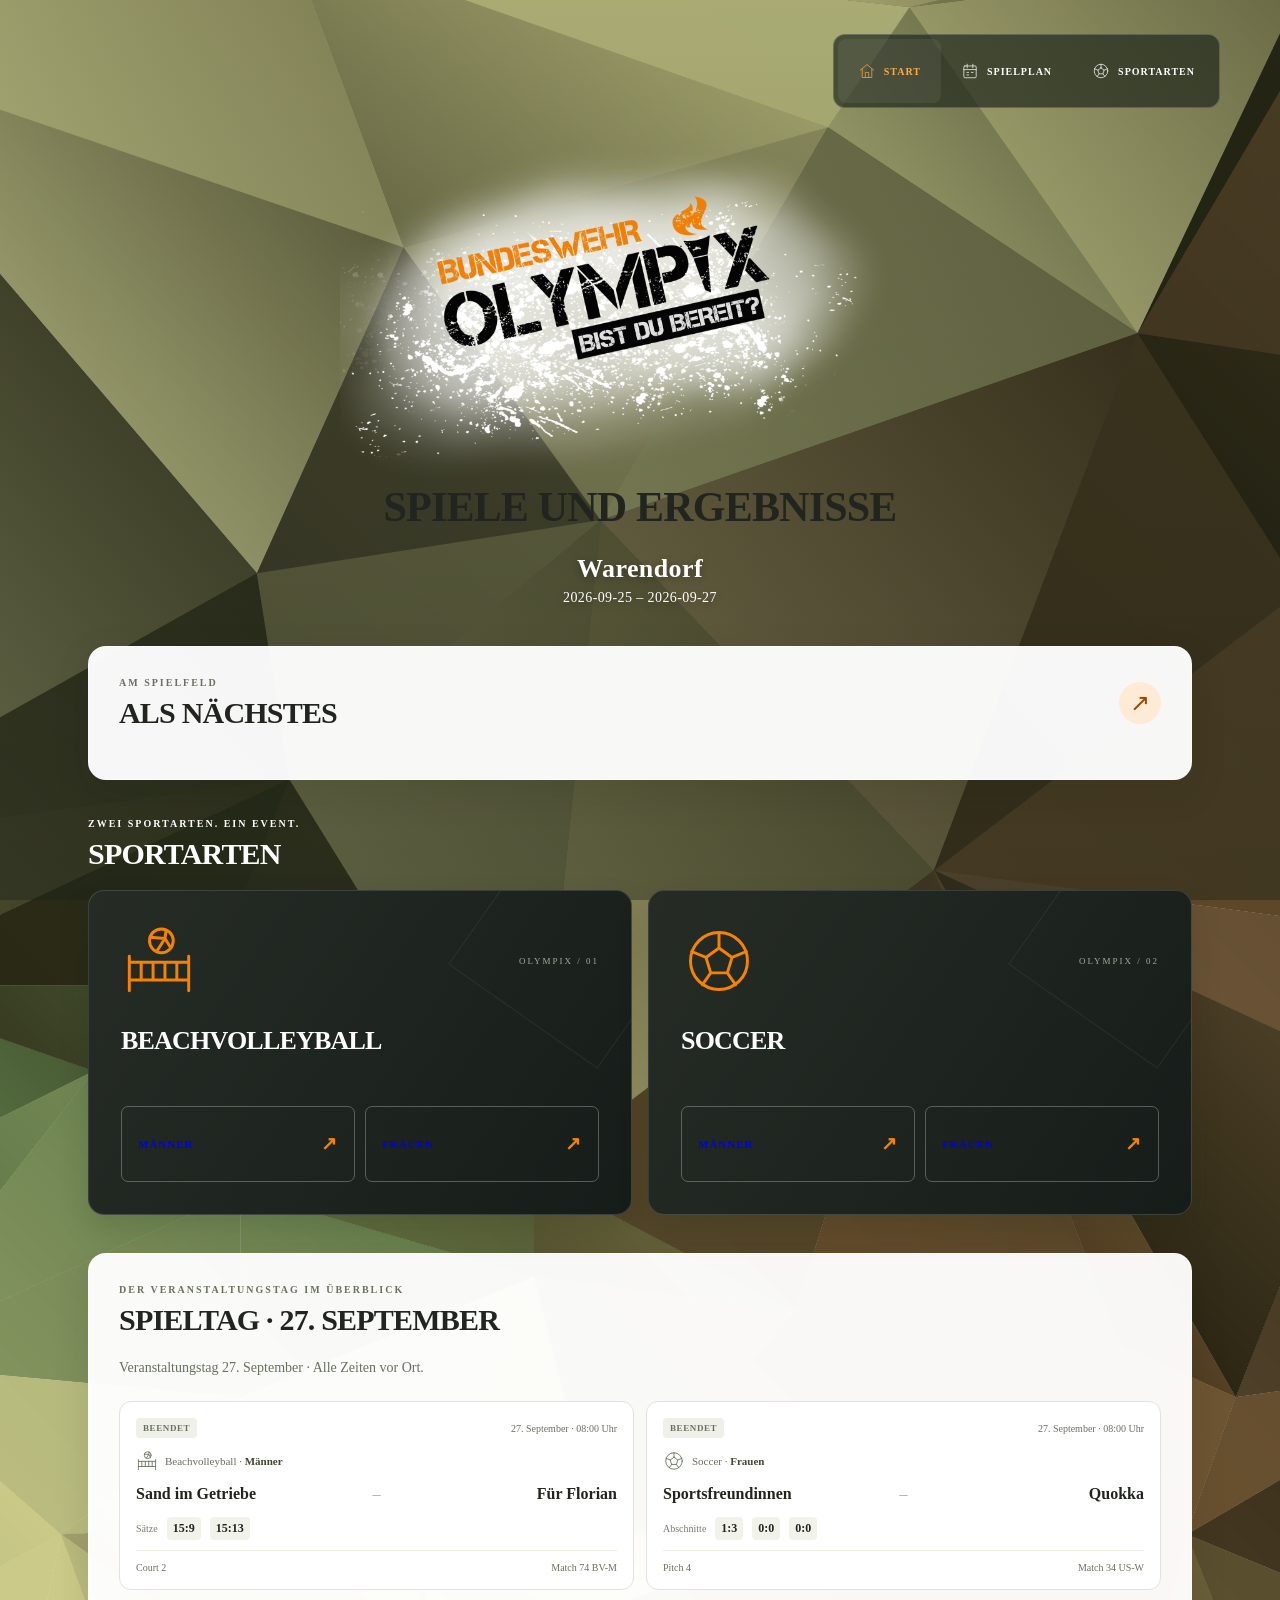
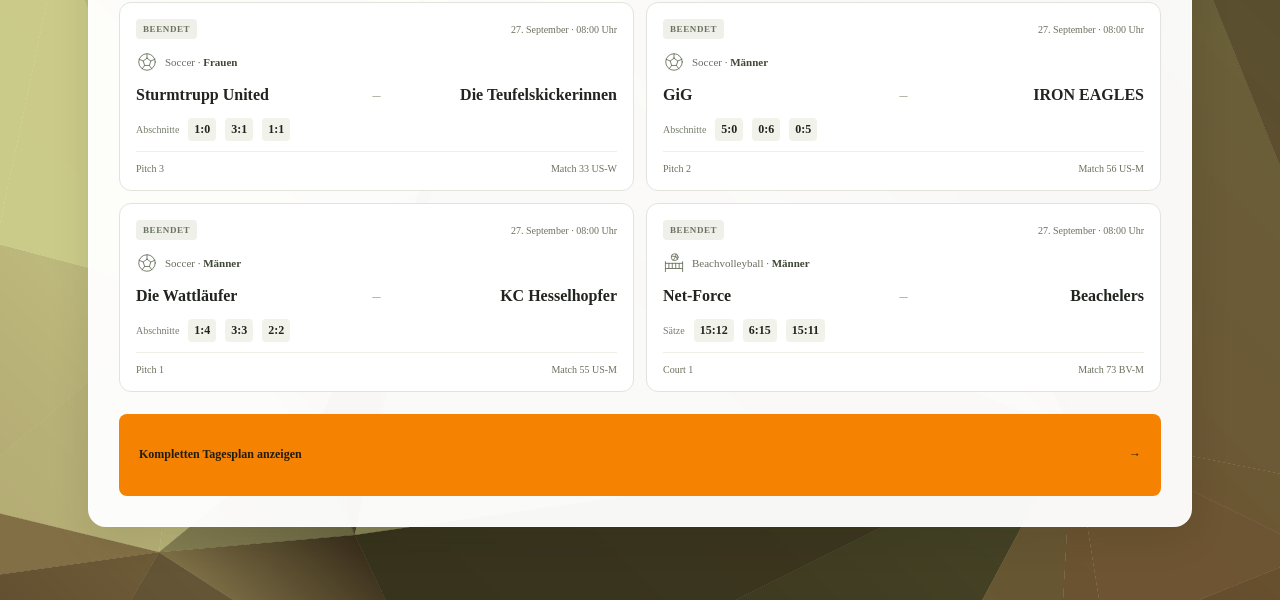
<file: index.html>
<!doctype html>
<html lang="de">
<head>
<meta charset="utf-8">
<meta name="viewport" content="width=device-width,initial-scale=1">
<title>Spiele &amp; Ergebnisse</title>
<link rel="stylesheet" href="public.css">
</head>

<body>
<div class="public-site">

  <div class="public-backdrop">
    <img src="branding/polygon.png" alt="">
  </div>

  <a class="skip-link" href="#public-main">Zum Inhalt</a>

  <header class="public-header">
    
<nav class="public-nav" aria-label="Hauptnavigation">

  <a href="index.html"
     aria-current="page">
    <svg viewBox="0 0 64 64"
    fill="none"
    stroke="currentColor"
    stroke-width="2.5"
    stroke-linecap="round"
    stroke-linejoin="round"
    aria-hidden="true"><path d="M8 29 32 9l24 20M15 25v30h34V25M26 55V37h12v18"/></svg>
    <span>Start</span>
  </a>

  <a href="spielplan.html"
     >
    <svg viewBox="0 0 64 64"
    fill="none"
    stroke="currentColor"
    stroke-width="2.5"
    stroke-linecap="round"
    stroke-linejoin="round"
    aria-hidden="true"><rect x="10" y="14" width="44" height="42" rx="4"/>
           <path d="M10 27h44M22 8v13M42 8v13M21 37h6m10 0h6M21 46h6"/></svg>
    <span>Spielplan</span>
  </a>

  <a href="sportarten.html"
     >
    <svg viewBox="0 0 64 64"
    fill="none"
    stroke="currentColor"
    stroke-width="2.5"
    stroke-linecap="round"
    stroke-linejoin="round"
    aria-hidden="true"><circle cx="32" cy="32" r="24"/>
             <path d="m32 21 11 8-4 13H25l-4-13 11-8ZM32 21V8M43 29l12-5M39 42l7 10M25 42l-7 10M21 29 9 24"/></svg>
    <span>Sportarten</span>
  </a>

</nav>
  </header>

  <main id="public-main" class="public-main">
    
<section class="public-hero">
  <div class="hero-logo">
    <img
      src="branding/olympix-transparent.png"
      alt="Bundeswehr OLYMPIX – Bist du bereit?"
    >
  </div>

  <h1 class="sr-only">
    Spiele und Ergebnisse
  </h1>

  <p class="hero-location">
    Warendorf
    <span>2026-09-25 – 2026-09-27</span>
  </p>
</section>

<section class="public-panel">

  <div class="section-heading">
    <div>
      <p class="eyebrow">Am Spielfeld</p>
      <h2 data-home-heading>Live & als Nächstes</h2>
    </div>

    <span class="section-mark" aria-hidden="true">↗</span>
  </div>

  <div class="match-grid" data-home-matches>
    
<article class="match-card is-live">
  <div class="match-top">
    <span class="status status-LIVE">
      <span class="live-dot"></span>
      LIVE
    </span>

    <span>
      26. September · 
      09:40 Uhr
    </span>
  </div>

  <div class="match-meta">
    <svg viewBox="0 0 64 64"
    fill="none"
    stroke="currentColor"
    stroke-width="2.5"
    stroke-linecap="round"
    stroke-linejoin="round"
    aria-hidden="true"><path d="M7 28v29M57 28v29M7 33h50M7 48h50M17 33v15m10-15v15m10-15v15m10-15v15"/>
             <circle cx="34" cy="15" r="10"/>
             <path d="m25 12 12 1 5 8m-5-8 1-7M30 24l7-11"/></svg>
    <span>Beachvolleyball · <strong>Männer</strong></span>
  </div>

  <div class="match-teams">
    <strong>Team T</strong>
    <span class="versus">–</span>
    <strong>Team V</strong>
  </div>

  
  

  <div class="match-bottom">
    <span>Court 3</span>
    <span>Match 57 BV-M</span>
  </div>
</article>
<article class="match-card is-live">
  <div class="match-top">
    <span class="status status-LIVE">
      <span class="live-dot"></span>
      LIVE
    </span>

    <span>
      26. September · 
      09:40 Uhr
    </span>
  </div>

  <div class="match-meta">
    <svg viewBox="0 0 64 64"
    fill="none"
    stroke="currentColor"
    stroke-width="2.5"
    stroke-linecap="round"
    stroke-linejoin="round"
    aria-hidden="true"><circle cx="32" cy="32" r="24"/>
             <path d="m32 21 11 8-4 13H25l-4-13 11-8ZM32 21V8M43 29l12-5M39 42l7 10M25 42l-7 10M21 29 9 24"/></svg>
    <span>Soccer · <strong>Männer</strong></span>
  </div>

  <div class="match-teams">
    <strong>Soccer A</strong>
    <span class="versus">–</span>
    <strong>Soccer B</strong>
  </div>

  
  

  <div class="match-bottom">
    <span>Pitch 1</span>
    <span>Match 17 US-M</span>
  </div>
</article>
<article class="match-card">
  <div class="match-top">
    <span class="status status-SCHEDULED">
      
      GEPLANT
    </span>

    <span>
      25. September · 
      09:00 Uhr
    </span>
  </div>

  <div class="match-meta">
    <svg viewBox="0 0 64 64"
    fill="none"
    stroke="currentColor"
    stroke-width="2.5"
    stroke-linecap="round"
    stroke-linejoin="round"
    aria-hidden="true"><path d="M7 28v29M57 28v29M7 33h50M7 48h50M17 33v15m10-15v15m10-15v15m10-15v15"/>
             <circle cx="34" cy="15" r="10"/>
             <path d="m25 12 12 1 5 8m-5-8 1-7M30 24l7-11"/></svg>
    <span>Beachvolleyball · <strong>Frauen</strong></span>
  </div>

  <div class="match-teams">
    <strong>Beach W-H</strong>
    <span class="versus">–</span>
    <strong>Beach W-A</strong>
  </div>

  
  

  <div class="match-bottom">
    <span>Court 4</span>
    <span>Match 1 BV-W</span>
  </div>
</article>
<article class="match-card">
  <div class="match-top">
    <span class="status status-SCHEDULED">
      
      GEPLANT
    </span>

    <span>
      25. September · 
      09:00 Uhr
    </span>
  </div>

  <div class="match-meta">
    <svg viewBox="0 0 64 64"
    fill="none"
    stroke="currentColor"
    stroke-width="2.5"
    stroke-linecap="round"
    stroke-linejoin="round"
    aria-hidden="true"><path d="M7 28v29M57 28v29M7 33h50M7 48h50M17 33v15m10-15v15m10-15v15m10-15v15"/>
             <circle cx="34" cy="15" r="10"/>
             <path d="m25 12 12 1 5 8m-5-8 1-7M30 24l7-11"/></svg>
    <span>Beachvolleyball · <strong>Frauen</strong></span>
  </div>

  <div class="match-teams">
    <strong>Beach W-E</strong>
    <span class="versus">–</span>
    <strong>Beach W-B</strong>
  </div>

  
  

  <div class="match-bottom">
    <span>Court 5</span>
    <span>Match 2 BV-W</span>
  </div>
</article>
<article class="match-card">
  <div class="match-top">
    <span class="status status-SCHEDULED">
      
      GEPLANT
    </span>

    <span>
      25. September · 
      09:20 Uhr
    </span>
  </div>

  <div class="match-meta">
    <svg viewBox="0 0 64 64"
    fill="none"
    stroke="currentColor"
    stroke-width="2.5"
    stroke-linecap="round"
    stroke-linejoin="round"
    aria-hidden="true"><path d="M7 28v29M57 28v29M7 33h50M7 48h50M17 33v15m10-15v15m10-15v15m10-15v15"/>
             <circle cx="34" cy="15" r="10"/>
             <path d="m25 12 12 1 5 8m-5-8 1-7M30 24l7-11"/></svg>
    <span>Beachvolleyball · <strong>Frauen</strong></span>
  </div>

  <div class="match-teams">
    <strong>Beach W-F</strong>
    <span class="versus">–</span>
    <strong>Beach W-C</strong>
  </div>

  
  

  <div class="match-bottom">
    <span>Court 5</span>
    <span>Match 4 BV-W</span>
  </div>
</article>
<article class="match-card">
  <div class="match-top">
    <span class="status status-SCHEDULED">
      
      GEPLANT
    </span>

    <span>
      25. September · 
      09:20 Uhr
    </span>
  </div>

  <div class="match-meta">
    <svg viewBox="0 0 64 64"
    fill="none"
    stroke="currentColor"
    stroke-width="2.5"
    stroke-linecap="round"
    stroke-linejoin="round"
    aria-hidden="true"><path d="M7 28v29M57 28v29M7 33h50M7 48h50M17 33v15m10-15v15m10-15v15m10-15v15"/>
             <circle cx="34" cy="15" r="10"/>
             <path d="m25 12 12 1 5 8m-5-8 1-7M30 24l7-11"/></svg>
    <span>Beachvolleyball · <strong>Frauen</strong></span>
  </div>

  <div class="match-teams">
    <strong>Beach W-G</strong>
    <span class="versus">–</span>
    <strong>Beach W-D</strong>
  </div>

  
  

  <div class="match-bottom">
    <span>Court 4</span>
    <span>Match 3 BV-W</span>
  </div>
</article>
  </div>

</section>

<section class="public-section" id="sportarten">

  <div class="section-heading light">
    <div>
      <p class="eyebrow">Zwei Sportarten. Ein Event.</p>
      <h2>Sportarten</h2>
    </div>
  </div>

  
<div class="sport-grid">

<article class="sport-card">

  <div class="sport-art">
    <svg viewBox="0 0 64 64"
    fill="none"
    stroke="currentColor"
    stroke-width="2.5"
    stroke-linecap="round"
    stroke-linejoin="round"
    aria-hidden="true"><path d="M7 28v29M57 28v29M7 33h50M7 48h50M17 33v15m10-15v15m10-15v15m10-15v15"/>
             <circle cx="34" cy="15" r="10"/>
             <path d="m25 12 12 1 5 8m-5-8 1-7M30 24l7-11"/></svg>
    <span>OLYMPIX / 01</span>
  </div>

  <h3>Beachvolleyball</h3>

  <div class="sport-buttons">

    <a href="competitions/beachvolleyball-maenner.html">
             Männer
             <span aria-hidden="true">↗</span>
           </a>

    <a href="competitions/beachvolleyball-frauen.html">
             Frauen
             <span aria-hidden="true">↗</span>
           </a>

  </div>

</article>
<article class="sport-card">

  <div class="sport-art">
    <svg viewBox="0 0 64 64"
    fill="none"
    stroke="currentColor"
    stroke-width="2.5"
    stroke-linecap="round"
    stroke-linejoin="round"
    aria-hidden="true"><circle cx="32" cy="32" r="24"/>
             <path d="m32 21 11 8-4 13H25l-4-13 11-8ZM32 21V8M43 29l12-5M39 42l7 10M25 42l-7 10M21 29 9 24"/></svg>
    <span>OLYMPIX / 02</span>
  </div>

  <h3>Soccer</h3>

  <div class="sport-buttons">

    <a href="competitions/street-soccer-maenner.html">
             Männer
             <span aria-hidden="true">↗</span>
           </a>

    <a href="competitions/street-soccer-frauen.html">
             Frauen
             <span aria-hidden="true">↗</span>
           </a>

  </div>

</article>
</div>

</section>

<section class="public-panel" data-home-day>

  <div class="section-heading">
    <div>
      <p class="eyebrow">Dein Tag am Spielfeld</p>
      <h2>Heute · 25. September</h2>
    </div>
  </div>
  
  <div class="match-grid">
    
<article class="match-card">
  <div class="match-top">
    <span class="status status-FINAL">
      
      BEENDET
    </span>

    <span>
      25. September · 
      14:40 Uhr
    </span>
  </div>

  <div class="match-meta">
    <svg viewBox="0 0 64 64"
    fill="none"
    stroke="currentColor"
    stroke-width="2.5"
    stroke-linecap="round"
    stroke-linejoin="round"
    aria-hidden="true"><path d="M7 28v29M57 28v29M7 33h50M7 48h50M17 33v15m10-15v15m10-15v15m10-15v15"/>
             <circle cx="34" cy="15" r="10"/>
             <path d="m25 12 12 1 5 8m-5-8 1-7M30 24l7-11"/></svg>
    <span>Beachvolleyball · <strong>Männer</strong></span>
  </div>

  <div class="match-teams">
    <strong>Team M</strong>
    <span class="versus">–</span>
    <strong>Team L</strong>
  </div>

  <div class="score-line">
          <span>Sätze</span>
          <strong>8:15</strong>
        </div>
  

  <div class="match-bottom">
    <span>Court 1</span>
    <span>Match 43 BV-M</span>
  </div>
</article>
<article class="match-card">
  <div class="match-top">
    <span class="status status-FINAL">
      
      BEENDET
    </span>

    <span>
      25. September · 
      14:40 Uhr
    </span>
  </div>

  <div class="match-meta">
    <svg viewBox="0 0 64 64"
    fill="none"
    stroke="currentColor"
    stroke-width="2.5"
    stroke-linecap="round"
    stroke-linejoin="round"
    aria-hidden="true"><path d="M7 28v29M57 28v29M7 33h50M7 48h50M17 33v15m10-15v15m10-15v15m10-15v15"/>
             <circle cx="34" cy="15" r="10"/>
             <path d="m25 12 12 1 5 8m-5-8 1-7M30 24l7-11"/></svg>
    <span>Beachvolleyball · <strong>Männer</strong></span>
  </div>

  <div class="match-teams">
    <strong>Team K</strong>
    <span class="versus">–</span>
    <strong>Team P</strong>
  </div>

  <div class="score-line">
          <span>Sätze</span>
          <strong>8:15</strong>
        </div>
  

  <div class="match-bottom">
    <span>Court 2</span>
    <span>Match 44 BV-M</span>
  </div>
</article>
<article class="match-card">
  <div class="match-top">
    <span class="status status-FINAL">
      
      BEENDET
    </span>

    <span>
      25. September · 
      14:40 Uhr
    </span>
  </div>

  <div class="match-meta">
    <svg viewBox="0 0 64 64"
    fill="none"
    stroke="currentColor"
    stroke-width="2.5"
    stroke-linecap="round"
    stroke-linejoin="round"
    aria-hidden="true"><path d="M7 28v29M57 28v29M7 33h50M7 48h50M17 33v15m10-15v15m10-15v15m10-15v15"/>
             <circle cx="34" cy="15" r="10"/>
             <path d="m25 12 12 1 5 8m-5-8 1-7M30 24l7-11"/></svg>
    <span>Beachvolleyball · <strong>Männer</strong></span>
  </div>

  <div class="match-teams">
    <strong>Team S</strong>
    <span class="versus">–</span>
    <strong>Team H</strong>
  </div>

  <div class="score-line">
          <span>Sätze</span>
          <strong>11:15</strong>
        </div>
  

  <div class="match-bottom">
    <span>Court 3</span>
    <span>Match 45 BV-M</span>
  </div>
</article>
<article class="match-card">
  <div class="match-top">
    <span class="status status-FINAL">
      
      BEENDET
    </span>

    <span>
      25. September · 
      15:00 Uhr
    </span>
  </div>

  <div class="match-meta">
    <svg viewBox="0 0 64 64"
    fill="none"
    stroke="currentColor"
    stroke-width="2.5"
    stroke-linecap="round"
    stroke-linejoin="round"
    aria-hidden="true"><path d="M7 28v29M57 28v29M7 33h50M7 48h50M17 33v15m10-15v15m10-15v15m10-15v15"/>
             <circle cx="34" cy="15" r="10"/>
             <path d="m25 12 12 1 5 8m-5-8 1-7M30 24l7-11"/></svg>
    <span>Beachvolleyball · <strong>Männer</strong></span>
  </div>

  <div class="match-teams">
    <strong>Team I</strong>
    <span class="versus">–</span>
    <strong>Team D</strong>
  </div>

  <div class="score-line">
          <span>Sätze</span>
          <strong>16:14</strong>
        </div>
  

  <div class="match-bottom">
    <span>Court 1</span>
    <span>Match 46 BV-M</span>
  </div>
</article>
<article class="match-card">
  <div class="match-top">
    <span class="status status-FINAL">
      
      BEENDET
    </span>

    <span>
      25. September · 
      15:00 Uhr
    </span>
  </div>

  <div class="match-meta">
    <svg viewBox="0 0 64 64"
    fill="none"
    stroke="currentColor"
    stroke-width="2.5"
    stroke-linecap="round"
    stroke-linejoin="round"
    aria-hidden="true"><path d="M7 28v29M57 28v29M7 33h50M7 48h50M17 33v15m10-15v15m10-15v15m10-15v15"/>
             <circle cx="34" cy="15" r="10"/>
             <path d="m25 12 12 1 5 8m-5-8 1-7M30 24l7-11"/></svg>
    <span>Beachvolleyball · <strong>Männer</strong></span>
  </div>

  <div class="match-teams">
    <strong>Team B</strong>
    <span class="versus">–</span>
    <strong>Team G</strong>
  </div>

  <div class="score-line">
          <span>Sätze</span>
          <strong>15:9</strong>
        </div>
  

  <div class="match-bottom">
    <span>Court 2</span>
    <span>Match 47 BV-M</span>
  </div>
</article>
<article class="match-card">
  <div class="match-top">
    <span class="status status-FINAL">
      
      BEENDET
    </span>

    <span>
      25. September · 
      15:00 Uhr
    </span>
  </div>

  <div class="match-meta">
    <svg viewBox="0 0 64 64"
    fill="none"
    stroke="currentColor"
    stroke-width="2.5"
    stroke-linecap="round"
    stroke-linejoin="round"
    aria-hidden="true"><path d="M7 28v29M57 28v29M7 33h50M7 48h50M17 33v15m10-15v15m10-15v15m10-15v15"/>
             <circle cx="34" cy="15" r="10"/>
             <path d="m25 12 12 1 5 8m-5-8 1-7M30 24l7-11"/></svg>
    <span>Beachvolleyball · <strong>Männer</strong></span>
  </div>

  <div class="match-teams">
    <strong>Team Y</strong>
    <span class="versus">–</span>
    <strong>Team V</strong>
  </div>

  <div class="score-line">
          <span>Sätze</span>
          <strong>17:15</strong>
        </div>
  

  <div class="match-bottom">
    <span>Court 3</span>
    <span>Match 48 BV-M</span>
  </div>
</article>
  </div>
  
  <a class="public-button" href="spielplan.html?tag=2026-09-25">
    Kompletten Tagesplan anzeigen <span aria-hidden="true">→</span>
  </a>
</section>
<script src="live-home.js"></script>

  </main>

</div>
</body>
</html>
</file>
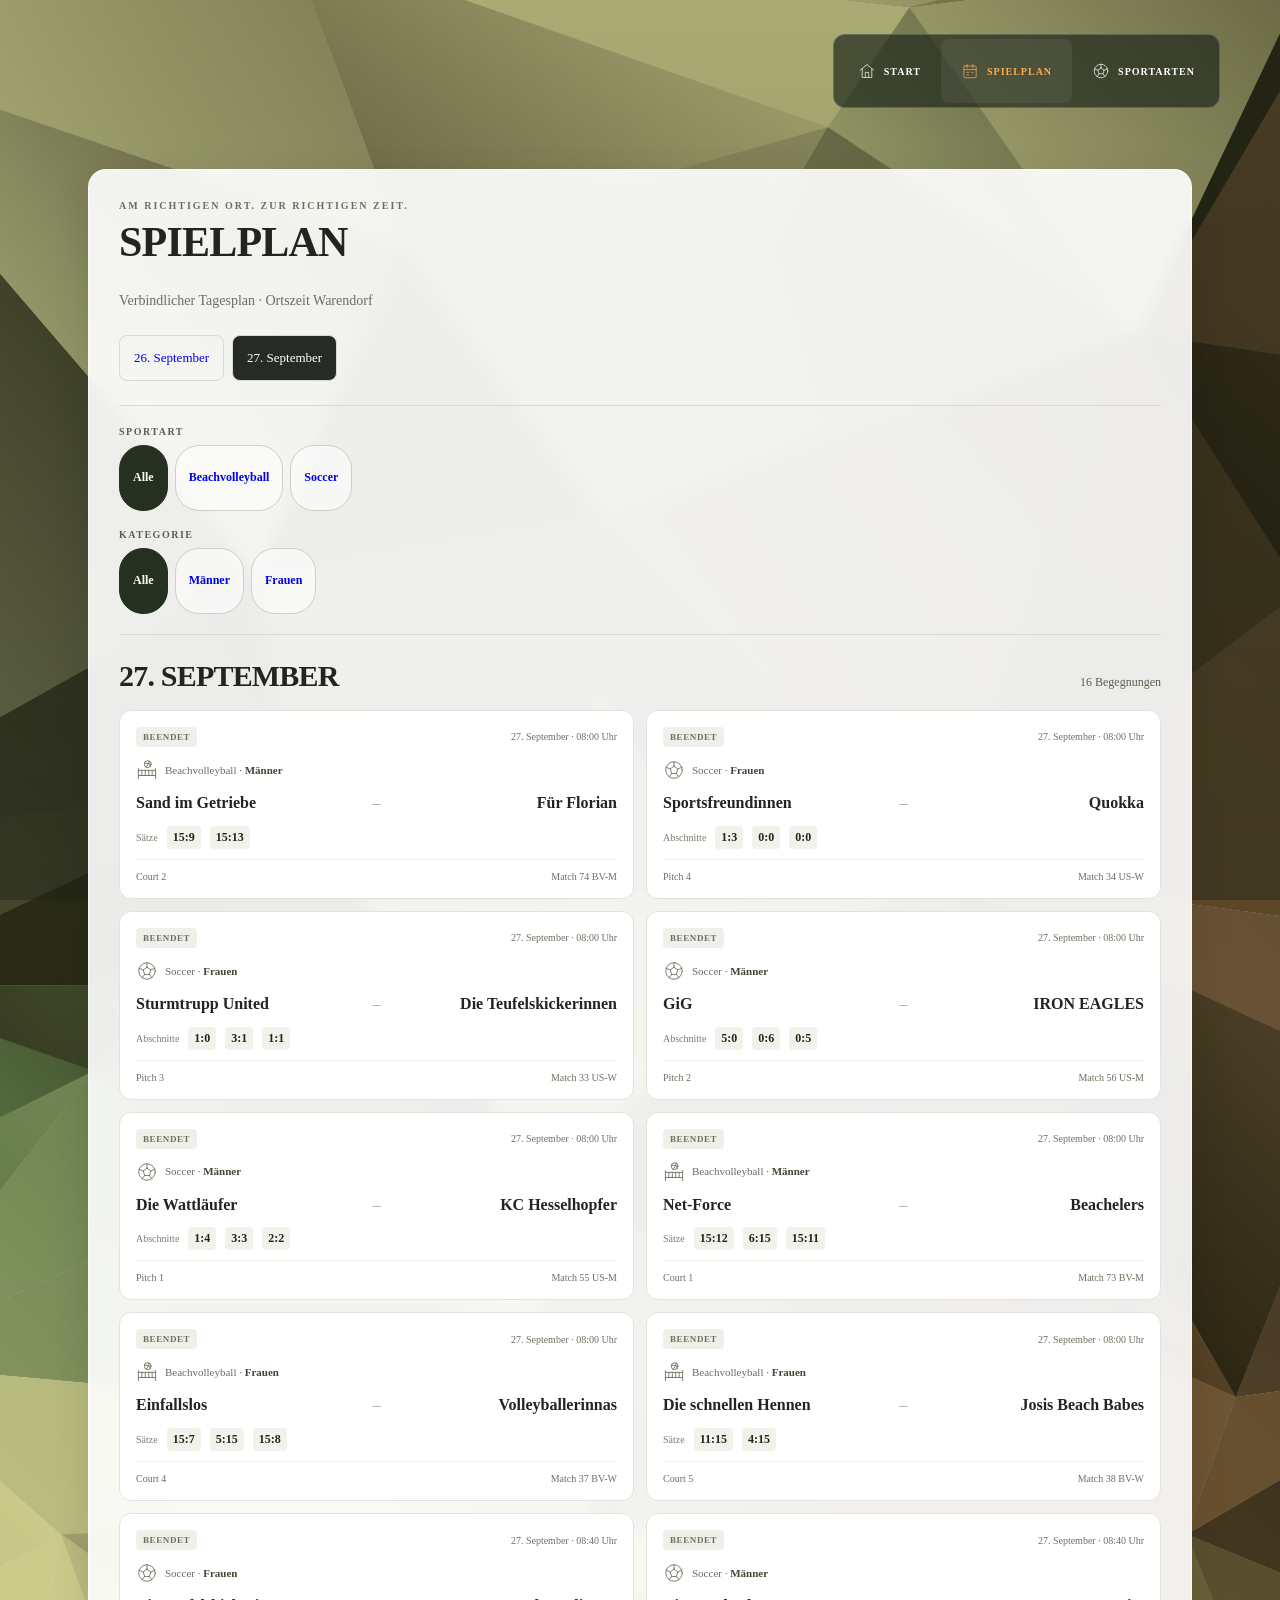
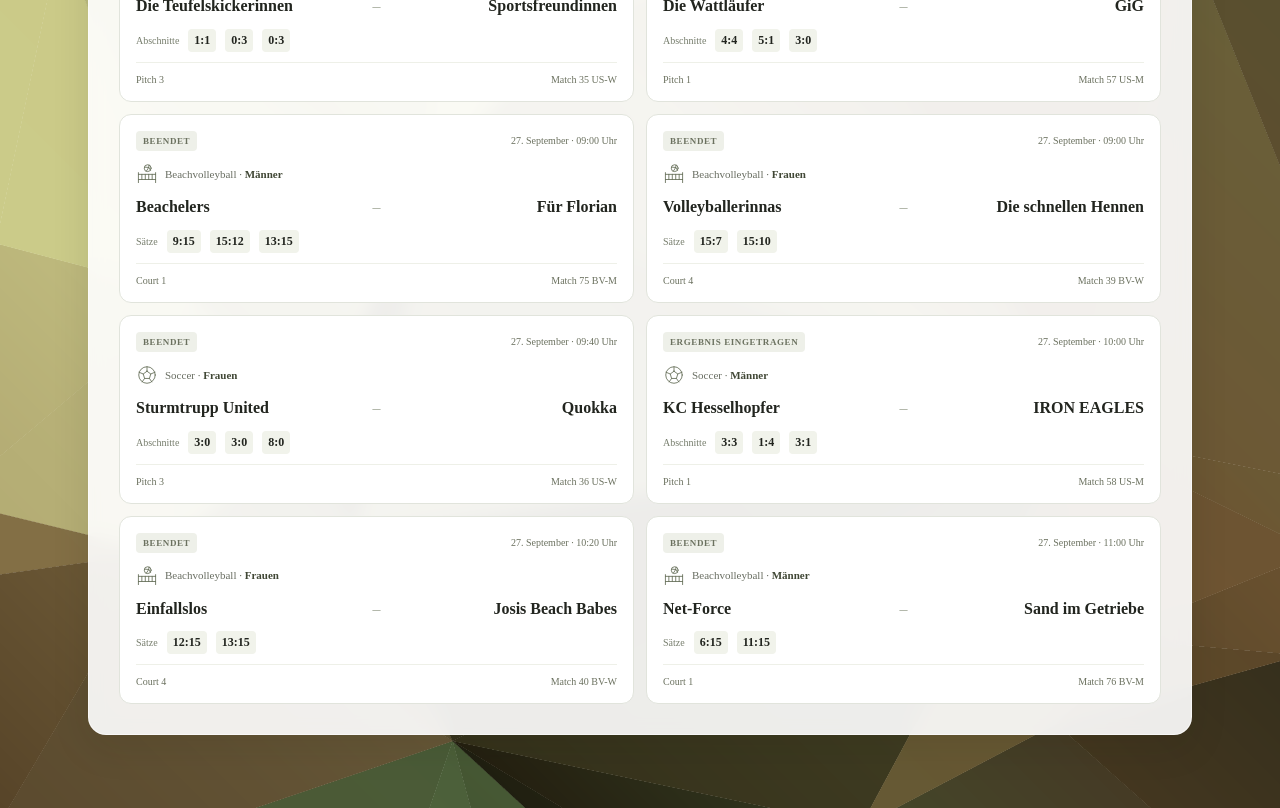
<file: spielplan.html>
<!doctype html>
<html lang="de">
<head>
<meta charset="utf-8">
<meta name="viewport" content="width=device-width,initial-scale=1">
<title>Spielplan</title>
<link rel="stylesheet" href="public.css">
</head>

<body>
<div class="public-site">

  <div class="public-backdrop">
    <img src="branding/polygon.png" alt="">
  </div>

  <a class="skip-link" href="#public-main">Zum Inhalt</a>

  <header class="public-header">
    
<nav class="public-nav" aria-label="Hauptnavigation">

  <a href="index.html"
     >
    <svg viewBox="0 0 64 64"
    fill="none"
    stroke="currentColor"
    stroke-width="2.5"
    stroke-linecap="round"
    stroke-linejoin="round"
    aria-hidden="true"><path d="M8 29 32 9l24 20M15 25v30h34V25M26 55V37h12v18"/></svg>
    <span>Start</span>
  </a>

  <a href="spielplan.html"
     aria-current="page">
    <svg viewBox="0 0 64 64"
    fill="none"
    stroke="currentColor"
    stroke-width="2.5"
    stroke-linecap="round"
    stroke-linejoin="round"
    aria-hidden="true"><rect x="10" y="14" width="44" height="42" rx="4"/>
           <path d="M10 27h44M22 8v13M42 8v13M21 37h6m10 0h6M21 46h6"/></svg>
    <span>Spielplan</span>
  </a>

  <a href="sportarten.html"
     >
    <svg viewBox="0 0 64 64"
    fill="none"
    stroke="currentColor"
    stroke-width="2.5"
    stroke-linecap="round"
    stroke-linejoin="round"
    aria-hidden="true"><circle cx="32" cy="32" r="24"/>
             <path d="m32 21 11 8-4 13H25l-4-13 11-8ZM32 21V8M43 29l12-5M39 42l7 10M25 42l-7 10M21 29 9 24"/></svg>
    <span>Sportarten</span>
  </a>

</nav>
  </header>

  <main id="public-main" class="public-main">
    
<section class="public-panel schedule-panel route-heading" data-live-schedule>

  <p class="eyebrow">Am richtigen Ort. Zur richtigen Zeit.</p>
  <h1>Spielplan</h1>
  <p class="day-note">Verbindlicher Tagesplan · Ortszeit Warendorf</p>
  <nav class="day-tabs" aria-label="Veranstaltungstag">
    <a data-schedule-query href="?tag=2026-09-25&amp;sportart=alle&amp;kategorie=alle" aria-current="date">25. September</a>
    <a data-schedule-query href="?tag=2026-09-26&amp;sportart=alle&amp;kategorie=alle">26. September</a>
  </nav>
  <div class="schedule-filters">
    <div><p class="filter-label" id="sport-filter">Sportart</p>
      <nav class="filter-pills" aria-labelledby="sport-filter">
        <a data-schedule-query href="?tag=2026-09-25&amp;sportart=alle&amp;kategorie=alle" aria-current="true">Alle</a>
        <a data-schedule-query href="?tag=2026-09-25&amp;sportart=beachvolleyball&amp;kategorie=alle">Beachvolleyball</a>
        <a data-schedule-query href="?tag=2026-09-25&amp;sportart=street-soccer&amp;kategorie=alle">Soccer</a></nav>
    </div>
    <div><p class="filter-label" id="category-filter">Kategorie</p>
      <nav class="filter-pills" aria-labelledby="category-filter">
        <a data-schedule-query href="?tag=2026-09-25&amp;sportart=alle&amp;kategorie=alle" aria-current="true">Alle</a>
        <a data-schedule-query href="?tag=2026-09-25&amp;sportart=alle&amp;kategorie=maenner">Männer</a>
        <a data-schedule-query href="?tag=2026-09-25&amp;sportart=alle&amp;kategorie=frauen">Frauen</a></nav>
    </div>
  </div>
  <div class="schedule-heading"><h2>25. September</h2><span>84 Begegnungen</span></div>
  <div class="match-grid">
<article class="match-card">
  <div class="match-top">
    <span class="status status-FINAL">
      
      BEENDET
    </span>

    <span>
      25. September · 
      09:00 Uhr
    </span>
  </div>

  <div class="match-meta">
    <svg viewBox="0 0 64 64"
    fill="none"
    stroke="currentColor"
    stroke-width="2.5"
    stroke-linecap="round"
    stroke-linejoin="round"
    aria-hidden="true"><path d="M7 28v29M57 28v29M7 33h50M7 48h50M17 33v15m10-15v15m10-15v15m10-15v15"/>
             <circle cx="34" cy="15" r="10"/>
             <path d="m25 12 12 1 5 8m-5-8 1-7M30 24l7-11"/></svg>
    <span>Beachvolleyball · <strong>Männer</strong></span>
  </div>

  <div class="match-teams">
    <strong>BYE</strong>
    <span class="versus">–</span>
    <strong>Team T</strong>
  </div>

  <div class="score-line">
          <span>Sätze</span>
          <strong>15:12</strong>
        </div>
  

  <div class="match-bottom">
    <span>Court 1</span>
    <span>Match 1 BV-M</span>
  </div>
</article>
<article class="match-card">
  <div class="match-top">
    <span class="status status-FINAL">
      
      BEENDET
    </span>

    <span>
      25. September · 
      09:00 Uhr
    </span>
  </div>

  <div class="match-meta">
    <svg viewBox="0 0 64 64"
    fill="none"
    stroke="currentColor"
    stroke-width="2.5"
    stroke-linecap="round"
    stroke-linejoin="round"
    aria-hidden="true"><path d="M7 28v29M57 28v29M7 33h50M7 48h50M17 33v15m10-15v15m10-15v15m10-15v15"/>
             <circle cx="34" cy="15" r="10"/>
             <path d="m25 12 12 1 5 8m-5-8 1-7M30 24l7-11"/></svg>
    <span>Beachvolleyball · <strong>Männer</strong></span>
  </div>

  <div class="match-teams">
    <strong>Team K</strong>
    <span class="versus">–</span>
    <strong>Die wilden 4</strong>
  </div>

  <div class="score-line">
          <span>Sätze</span>
          <strong>14:16</strong>
        </div>
  

  <div class="match-bottom">
    <span>Court 2</span>
    <span>Match 2 BV-M</span>
  </div>
</article>
<article class="match-card">
  <div class="match-top">
    <span class="status status-SCHEDULED">
      
      GEPLANT
    </span>

    <span>
      25. September · 
      09:00 Uhr
    </span>
  </div>

  <div class="match-meta">
    <svg viewBox="0 0 64 64"
    fill="none"
    stroke="currentColor"
    stroke-width="2.5"
    stroke-linecap="round"
    stroke-linejoin="round"
    aria-hidden="true"><path d="M7 28v29M57 28v29M7 33h50M7 48h50M17 33v15m10-15v15m10-15v15m10-15v15"/>
             <circle cx="34" cy="15" r="10"/>
             <path d="m25 12 12 1 5 8m-5-8 1-7M30 24l7-11"/></svg>
    <span>Beachvolleyball · <strong>Frauen</strong></span>
  </div>

  <div class="match-teams">
    <strong>Beach W-H</strong>
    <span class="versus">–</span>
    <strong>Beach W-A</strong>
  </div>

  
  

  <div class="match-bottom">
    <span>Court 4</span>
    <span>Match 1 BV-W</span>
  </div>
</article>
<article class="match-card">
  <div class="match-top">
    <span class="status status-FINAL">
      
      BEENDET
    </span>

    <span>
      25. September · 
      09:00 Uhr
    </span>
  </div>

  <div class="match-meta">
    <svg viewBox="0 0 64 64"
    fill="none"
    stroke="currentColor"
    stroke-width="2.5"
    stroke-linecap="round"
    stroke-linejoin="round"
    aria-hidden="true"><circle cx="32" cy="32" r="24"/>
             <path d="m32 21 11 8-4 13H25l-4-13 11-8ZM32 21V8M43 29l12-5M39 42l7 10M25 42l-7 10M21 29 9 24"/></svg>
    <span>Soccer · <strong>Männer</strong></span>
  </div>

  <div class="match-teams">
    <strong>Soccer A</strong>
    <span class="versus">–</span>
    <strong>Soccer E</strong>
  </div>

  <div class="score-line">
          <span>Abschnitte</span>
          <strong>2:0</strong><strong>1:0</strong><strong>3:1</strong>
        </div>
  

  <div class="match-bottom">
    <span>Pitch 1</span>
    <span>Match 1 US-M</span>
  </div>
</article>
<article class="match-card">
  <div class="match-top">
    <span class="status status-FINAL">
      
      BEENDET
    </span>

    <span>
      25. September · 
      09:00 Uhr
    </span>
  </div>

  <div class="match-meta">
    <svg viewBox="0 0 64 64"
    fill="none"
    stroke="currentColor"
    stroke-width="2.5"
    stroke-linecap="round"
    stroke-linejoin="round"
    aria-hidden="true"><path d="M7 28v29M57 28v29M7 33h50M7 48h50M17 33v15m10-15v15m10-15v15m10-15v15"/>
             <circle cx="34" cy="15" r="10"/>
             <path d="m25 12 12 1 5 8m-5-8 1-7M30 24l7-11"/></svg>
    <span>Beachvolleyball · <strong>Männer</strong></span>
  </div>

  <div class="match-teams">
    <strong>Team M</strong>
    <span class="versus">–</span>
    <strong>Team CC</strong>
  </div>

  <div class="score-line">
          <span>Sätze</span>
          <strong>15:12</strong>
        </div>
  

  <div class="match-bottom">
    <span>Court 3</span>
    <span>Match 3 BV-M</span>
  </div>
</article>
<article class="match-card">
  <div class="match-top">
    <span class="status status-FINAL">
      
      BEENDET
    </span>

    <span>
      25. September · 
      09:00 Uhr
    </span>
  </div>

  <div class="match-meta">
    <svg viewBox="0 0 64 64"
    fill="none"
    stroke="currentColor"
    stroke-width="2.5"
    stroke-linecap="round"
    stroke-linejoin="round"
    aria-hidden="true"><circle cx="32" cy="32" r="24"/>
             <path d="m32 21 11 8-4 13H25l-4-13 11-8ZM32 21V8M43 29l12-5M39 42l7 10M25 42l-7 10M21 29 9 24"/></svg>
    <span>Soccer · <strong>Männer</strong></span>
  </div>

  <div class="match-teams">
    <strong>Soccer F</strong>
    <span class="versus">–</span>
    <strong>Soccer H</strong>
  </div>

  <div class="score-line">
          <span>Abschnitte</span>
          <strong>2:0</strong><strong>1:1</strong><strong>0:3</strong>
        </div>
  

  <div class="match-bottom">
    <span>Pitch 2</span>
    <span>Match 2 US-M</span>
  </div>
</article>
<article class="match-card">
  <div class="match-top">
    <span class="status status-FINAL">
      
      BEENDET
    </span>

    <span>
      25. September · 
      09:00 Uhr
    </span>
  </div>

  <div class="match-meta">
    <svg viewBox="0 0 64 64"
    fill="none"
    stroke="currentColor"
    stroke-width="2.5"
    stroke-linecap="round"
    stroke-linejoin="round"
    aria-hidden="true"><circle cx="32" cy="32" r="24"/>
             <path d="m32 21 11 8-4 13H25l-4-13 11-8ZM32 21V8M43 29l12-5M39 42l7 10M25 42l-7 10M21 29 9 24"/></svg>
    <span>Soccer · <strong>Frauen</strong></span>
  </div>

  <div class="match-teams">
    <strong>Soccer W-G</strong>
    <span class="versus">–</span>
    <strong>Soccer W-A</strong>
  </div>

  <div class="score-line">
          <span>Abschnitte</span>
          <strong>2:0</strong><strong>1:1</strong><strong>0:1</strong>
        </div>
  

  <div class="match-bottom">
    <span>Pitch 3</span>
    <span>Match 1 US-W</span>
  </div>
</article>
<article class="match-card">
  <div class="match-top">
    <span class="status status-FINAL">
      
      BEENDET
    </span>

    <span>
      25. September · 
      09:00 Uhr
    </span>
  </div>

  <div class="match-meta">
    <svg viewBox="0 0 64 64"
    fill="none"
    stroke="currentColor"
    stroke-width="2.5"
    stroke-linecap="round"
    stroke-linejoin="round"
    aria-hidden="true"><circle cx="32" cy="32" r="24"/>
             <path d="m32 21 11 8-4 13H25l-4-13 11-8ZM32 21V8M43 29l12-5M39 42l7 10M25 42l-7 10M21 29 9 24"/></svg>
    <span>Soccer · <strong>Frauen</strong></span>
  </div>

  <div class="match-teams">
    <strong>Soccer W-C</strong>
    <span class="versus">–</span>
    <strong>Soccer W-B</strong>
  </div>

  <div class="score-line">
          <span>Abschnitte</span>
          <strong>0:1</strong><strong>1:1</strong><strong>2:0</strong>
        </div>
  

  <div class="match-bottom">
    <span>Pitch 4</span>
    <span>Match 2 US-W</span>
  </div>
</article>
<article class="match-card">
  <div class="match-top">
    <span class="status status-SCHEDULED">
      
      GEPLANT
    </span>

    <span>
      25. September · 
      09:00 Uhr
    </span>
  </div>

  <div class="match-meta">
    <svg viewBox="0 0 64 64"
    fill="none"
    stroke="currentColor"
    stroke-width="2.5"
    stroke-linecap="round"
    stroke-linejoin="round"
    aria-hidden="true"><path d="M7 28v29M57 28v29M7 33h50M7 48h50M17 33v15m10-15v15m10-15v15m10-15v15"/>
             <circle cx="34" cy="15" r="10"/>
             <path d="m25 12 12 1 5 8m-5-8 1-7M30 24l7-11"/></svg>
    <span>Beachvolleyball · <strong>Frauen</strong></span>
  </div>

  <div class="match-teams">
    <strong>Beach W-E</strong>
    <span class="versus">–</span>
    <strong>Beach W-B</strong>
  </div>

  
  

  <div class="match-bottom">
    <span>Court 5</span>
    <span>Match 2 BV-W</span>
  </div>
</article>
<article class="match-card">
  <div class="match-top">
    <span class="status status-FINAL">
      
      BEENDET
    </span>

    <span>
      25. September · 
      09:20 Uhr
    </span>
  </div>

  <div class="match-meta">
    <svg viewBox="0 0 64 64"
    fill="none"
    stroke="currentColor"
    stroke-width="2.5"
    stroke-linecap="round"
    stroke-linejoin="round"
    aria-hidden="true"><circle cx="32" cy="32" r="24"/>
             <path d="m32 21 11 8-4 13H25l-4-13 11-8ZM32 21V8M43 29l12-5M39 42l7 10M25 42l-7 10M21 29 9 24"/></svg>
    <span>Soccer · <strong>Frauen</strong></span>
  </div>

  <div class="match-teams">
    <strong>Soccer W-D</strong>
    <span class="versus">–</span>
    <strong>Soccer W-F</strong>
  </div>

  <div class="score-line">
          <span>Abschnitte</span>
          <strong>1:0</strong><strong>2:0</strong><strong>1:1</strong>
        </div>
  

  <div class="match-bottom">
    <span>Pitch 3</span>
    <span>Match 3 US-W</span>
  </div>
</article>
<article class="match-card">
  <div class="match-top">
    <span class="status status-SCHEDULED">
      
      GEPLANT
    </span>

    <span>
      25. September · 
      09:20 Uhr
    </span>
  </div>

  <div class="match-meta">
    <svg viewBox="0 0 64 64"
    fill="none"
    stroke="currentColor"
    stroke-width="2.5"
    stroke-linecap="round"
    stroke-linejoin="round"
    aria-hidden="true"><path d="M7 28v29M57 28v29M7 33h50M7 48h50M17 33v15m10-15v15m10-15v15m10-15v15"/>
             <circle cx="34" cy="15" r="10"/>
             <path d="m25 12 12 1 5 8m-5-8 1-7M30 24l7-11"/></svg>
    <span>Beachvolleyball · <strong>Frauen</strong></span>
  </div>

  <div class="match-teams">
    <strong>Beach W-G</strong>
    <span class="versus">–</span>
    <strong>Beach W-D</strong>
  </div>

  
  

  <div class="match-bottom">
    <span>Court 4</span>
    <span>Match 3 BV-W</span>
  </div>
</article>
<article class="match-card">
  <div class="match-top">
    <span class="status status-FINAL">
      
      BEENDET
    </span>

    <span>
      25. September · 
      09:20 Uhr
    </span>
  </div>

  <div class="match-meta">
    <svg viewBox="0 0 64 64"
    fill="none"
    stroke="currentColor"
    stroke-width="2.5"
    stroke-linecap="round"
    stroke-linejoin="round"
    aria-hidden="true"><circle cx="32" cy="32" r="24"/>
             <path d="m32 21 11 8-4 13H25l-4-13 11-8ZM32 21V8M43 29l12-5M39 42l7 10M25 42l-7 10M21 29 9 24"/></svg>
    <span>Soccer · <strong>Männer</strong></span>
  </div>

  <div class="match-teams">
    <strong>Soccer B</strong>
    <span class="versus">–</span>
    <strong>Soccer C</strong>
  </div>

  <div class="score-line">
          <span>Abschnitte</span>
          <strong>1:0</strong><strong>2:1</strong><strong>1:1</strong>
        </div>
  

  <div class="match-bottom">
    <span>Pitch 1</span>
    <span>Match 3 US-M</span>
  </div>
</article>
<article class="match-card">
  <div class="match-top">
    <span class="status status-FINAL">
      
      BEENDET
    </span>

    <span>
      25. September · 
      09:20 Uhr
    </span>
  </div>

  <div class="match-meta">
    <svg viewBox="0 0 64 64"
    fill="none"
    stroke="currentColor"
    stroke-width="2.5"
    stroke-linecap="round"
    stroke-linejoin="round"
    aria-hidden="true"><path d="M7 28v29M57 28v29M7 33h50M7 48h50M17 33v15m10-15v15m10-15v15m10-15v15"/>
             <circle cx="34" cy="15" r="10"/>
             <path d="m25 12 12 1 5 8m-5-8 1-7M30 24l7-11"/></svg>
    <span>Beachvolleyball · <strong>Männer</strong></span>
  </div>

  <div class="match-teams">
    <strong>Team I</strong>
    <span class="versus">–</span>
    <strong>Team DD</strong>
  </div>

  <div class="score-line">
          <span>Sätze</span>
          <strong>15:8</strong>
        </div>
  

  <div class="match-bottom">
    <span>Court 1</span>
    <span>Match 4 BV-M</span>
  </div>
</article>
<article class="match-card">
  <div class="match-top">
    <span class="status status-SCHEDULED">
      
      GEPLANT
    </span>

    <span>
      25. September · 
      09:20 Uhr
    </span>
  </div>

  <div class="match-meta">
    <svg viewBox="0 0 64 64"
    fill="none"
    stroke="currentColor"
    stroke-width="2.5"
    stroke-linecap="round"
    stroke-linejoin="round"
    aria-hidden="true"><path d="M7 28v29M57 28v29M7 33h50M7 48h50M17 33v15m10-15v15m10-15v15m10-15v15"/>
             <circle cx="34" cy="15" r="10"/>
             <path d="m25 12 12 1 5 8m-5-8 1-7M30 24l7-11"/></svg>
    <span>Beachvolleyball · <strong>Frauen</strong></span>
  </div>

  <div class="match-teams">
    <strong>Beach W-F</strong>
    <span class="versus">–</span>
    <strong>Beach W-C</strong>
  </div>

  
  

  <div class="match-bottom">
    <span>Court 5</span>
    <span>Match 4 BV-W</span>
  </div>
</article>
<article class="match-card">
  <div class="match-top">
    <span class="status status-FINAL">
      
      BEENDET
    </span>

    <span>
      25. September · 
      09:20 Uhr
    </span>
  </div>

  <div class="match-meta">
    <svg viewBox="0 0 64 64"
    fill="none"
    stroke="currentColor"
    stroke-width="2.5"
    stroke-linecap="round"
    stroke-linejoin="round"
    aria-hidden="true"><circle cx="32" cy="32" r="24"/>
             <path d="m32 21 11 8-4 13H25l-4-13 11-8ZM32 21V8M43 29l12-5M39 42l7 10M25 42l-7 10M21 29 9 24"/></svg>
    <span>Soccer · <strong>Frauen</strong></span>
  </div>

  <div class="match-teams">
    <strong>Soccer W-E</strong>
    <span class="versus">–</span>
    <strong>Soccer W-H</strong>
  </div>

  <div class="score-line">
          <span>Abschnitte</span>
          <strong>2:0</strong><strong>1:0</strong><strong>1:1</strong>
        </div>
  

  <div class="match-bottom">
    <span>Pitch 4</span>
    <span>Match 4 US-W</span>
  </div>
</article>
<article class="match-card">
  <div class="match-top">
    <span class="status status-FINAL">
      
      BEENDET
    </span>

    <span>
      25. September · 
      09:20 Uhr
    </span>
  </div>

  <div class="match-meta">
    <svg viewBox="0 0 64 64"
    fill="none"
    stroke="currentColor"
    stroke-width="2.5"
    stroke-linecap="round"
    stroke-linejoin="round"
    aria-hidden="true"><path d="M7 28v29M57 28v29M7 33h50M7 48h50M17 33v15m10-15v15m10-15v15m10-15v15"/>
             <circle cx="34" cy="15" r="10"/>
             <path d="m25 12 12 1 5 8m-5-8 1-7M30 24l7-11"/></svg>
    <span>Beachvolleyball · <strong>Männer</strong></span>
  </div>

  <div class="match-teams">
    <strong>Team B</strong>
    <span class="versus">–</span>
    <strong>Team X</strong>
  </div>

  <div class="score-line">
          <span>Sätze</span>
          <strong>15:12</strong>
        </div>
  

  <div class="match-bottom">
    <span>Court 2</span>
    <span>Match 5 BV-M</span>
  </div>
</article>
<article class="match-card">
  <div class="match-top">
    <span class="status status-FINAL">
      
      BEENDET
    </span>

    <span>
      25. September · 
      09:20 Uhr
    </span>
  </div>

  <div class="match-meta">
    <svg viewBox="0 0 64 64"
    fill="none"
    stroke="currentColor"
    stroke-width="2.5"
    stroke-linecap="round"
    stroke-linejoin="round"
    aria-hidden="true"><path d="M7 28v29M57 28v29M7 33h50M7 48h50M17 33v15m10-15v15m10-15v15m10-15v15"/>
             <circle cx="34" cy="15" r="10"/>
             <path d="m25 12 12 1 5 8m-5-8 1-7M30 24l7-11"/></svg>
    <span>Beachvolleyball · <strong>Männer</strong></span>
  </div>

  <div class="match-teams">
    <strong>Team S</strong>
    <span class="versus">–</span>
    <strong>Team C</strong>
  </div>

  <div class="score-line">
          <span>Sätze</span>
          <strong>15:12</strong>
        </div>
  

  <div class="match-bottom">
    <span>Court 3</span>
    <span>Match 6 BV-M</span>
  </div>
</article>
<article class="match-card">
  <div class="match-top">
    <span class="status status-FINAL">
      
      BEENDET
    </span>

    <span>
      25. September · 
      09:20 Uhr
    </span>
  </div>

  <div class="match-meta">
    <svg viewBox="0 0 64 64"
    fill="none"
    stroke="currentColor"
    stroke-width="2.5"
    stroke-linecap="round"
    stroke-linejoin="round"
    aria-hidden="true"><circle cx="32" cy="32" r="24"/>
             <path d="m32 21 11 8-4 13H25l-4-13 11-8ZM32 21V8M43 29l12-5M39 42l7 10M25 42l-7 10M21 29 9 24"/></svg>
    <span>Soccer · <strong>Männer</strong></span>
  </div>

  <div class="match-teams">
    <strong>Soccer G</strong>
    <span class="versus">–</span>
    <strong>Soccer D</strong>
  </div>

  <div class="score-line">
          <span>Abschnitte</span>
          <strong>2:0</strong><strong>1:0</strong><strong>2:1</strong>
        </div>
  

  <div class="match-bottom">
    <span>Pitch 2</span>
    <span>Match 4 US-M</span>
  </div>
</article>
<article class="match-card">
  <div class="match-top">
    <span class="status status-FINAL">
      
      BEENDET
    </span>

    <span>
      25. September · 
      09:40 Uhr
    </span>
  </div>

  <div class="match-meta">
    <svg viewBox="0 0 64 64"
    fill="none"
    stroke="currentColor"
    stroke-width="2.5"
    stroke-linecap="round"
    stroke-linejoin="round"
    aria-hidden="true"><path d="M7 28v29M57 28v29M7 33h50M7 48h50M17 33v15m10-15v15m10-15v15m10-15v15"/>
             <circle cx="34" cy="15" r="10"/>
             <path d="m25 12 12 1 5 8m-5-8 1-7M30 24l7-11"/></svg>
    <span>Beachvolleyball · <strong>Männer</strong></span>
  </div>

  <div class="match-teams">
    <strong>Team H</strong>
    <span class="versus">–</span>
    <strong>Team A</strong>
  </div>

  <div class="score-line">
          <span>Sätze</span>
          <strong>15:11</strong>
        </div>
  

  <div class="match-bottom">
    <span>Court 3</span>
    <span>Match 9 BV-M</span>
  </div>
</article>
<article class="match-card">
  <div class="match-top">
    <span class="status status-FINAL">
      
      BEENDET
    </span>

    <span>
      25. September · 
      09:40 Uhr
    </span>
  </div>

  <div class="match-meta">
    <svg viewBox="0 0 64 64"
    fill="none"
    stroke="currentColor"
    stroke-width="2.5"
    stroke-linecap="round"
    stroke-linejoin="round"
    aria-hidden="true"><path d="M7 28v29M57 28v29M7 33h50M7 48h50M17 33v15m10-15v15m10-15v15m10-15v15"/>
             <circle cx="34" cy="15" r="10"/>
             <path d="m25 12 12 1 5 8m-5-8 1-7M30 24l7-11"/></svg>
    <span>Beachvolleyball · <strong>Männer</strong></span>
  </div>

  <div class="match-teams">
    <strong>Team U</strong>
    <span class="versus">–</span>
    <strong>Team O</strong>
  </div>

  <div class="score-line">
          <span>Sätze</span>
          <strong>8:15</strong>
        </div>
  

  <div class="match-bottom">
    <span>Court 1</span>
    <span>Match 7 BV-M</span>
  </div>
</article>
<article class="match-card">
  <div class="match-top">
    <span class="status status-FINAL">
      
      BEENDET
    </span>

    <span>
      25. September · 
      09:40 Uhr
    </span>
  </div>

  <div class="match-meta">
    <svg viewBox="0 0 64 64"
    fill="none"
    stroke="currentColor"
    stroke-width="2.5"
    stroke-linecap="round"
    stroke-linejoin="round"
    aria-hidden="true"><path d="M7 28v29M57 28v29M7 33h50M7 48h50M17 33v15m10-15v15m10-15v15m10-15v15"/>
             <circle cx="34" cy="15" r="10"/>
             <path d="m25 12 12 1 5 8m-5-8 1-7M30 24l7-11"/></svg>
    <span>Beachvolleyball · <strong>Männer</strong></span>
  </div>

  <div class="match-teams">
    <strong>Team Y</strong>
    <span class="versus">–</span>
    <strong>Team Q</strong>
  </div>

  <div class="score-line">
          <span>Sätze</span>
          <strong>10:15</strong>
        </div>
  

  <div class="match-bottom">
    <span>Court 2</span>
    <span>Match 8 BV-M</span>
  </div>
</article>
<article class="match-card">
  <div class="match-top">
    <span class="status status-SCHEDULED">
      
      GEPLANT
    </span>

    <span>
      25. September · 
      10:00 Uhr
    </span>
  </div>

  <div class="match-meta">
    <svg viewBox="0 0 64 64"
    fill="none"
    stroke="currentColor"
    stroke-width="2.5"
    stroke-linecap="round"
    stroke-linejoin="round"
    aria-hidden="true"><path d="M7 28v29M57 28v29M7 33h50M7 48h50M17 33v15m10-15v15m10-15v15m10-15v15"/>
             <circle cx="34" cy="15" r="10"/>
             <path d="m25 12 12 1 5 8m-5-8 1-7M30 24l7-11"/></svg>
    <span>Beachvolleyball · <strong>Frauen</strong></span>
  </div>

  <div class="match-teams">
    <strong>Beach W-E</strong>
    <span class="versus">–</span>
    <strong>Beach W-C</strong>
  </div>

  
  

  <div class="match-bottom">
    <span>Court 4</span>
    <span>Match 5 BV-W</span>
  </div>
</article>
<article class="match-card">
  <div class="match-top">
    <span class="status status-FINAL">
      
      BEENDET
    </span>

    <span>
      25. September · 
      10:00 Uhr
    </span>
  </div>

  <div class="match-meta">
    <svg viewBox="0 0 64 64"
    fill="none"
    stroke="currentColor"
    stroke-width="2.5"
    stroke-linecap="round"
    stroke-linejoin="round"
    aria-hidden="true"><circle cx="32" cy="32" r="24"/>
             <path d="m32 21 11 8-4 13H25l-4-13 11-8ZM32 21V8M43 29l12-5M39 42l7 10M25 42l-7 10M21 29 9 24"/></svg>
    <span>Soccer · <strong>Frauen</strong></span>
  </div>

  <div class="match-teams">
    <strong>Soccer W-C</strong>
    <span class="versus">–</span>
    <strong>Soccer W-H</strong>
  </div>

  <div class="score-line">
          <span>Abschnitte</span>
          <strong>1:0</strong><strong>0:2</strong><strong>2:1</strong>
        </div>
  

  <div class="match-bottom">
    <span>Pitch 3</span>
    <span>Match 5 US-W</span>
  </div>
</article>
<article class="match-card">
  <div class="match-top">
    <span class="status status-FINAL">
      
      BEENDET
    </span>

    <span>
      25. September · 
      10:00 Uhr
    </span>
  </div>

  <div class="match-meta">
    <svg viewBox="0 0 64 64"
    fill="none"
    stroke="currentColor"
    stroke-width="2.5"
    stroke-linecap="round"
    stroke-linejoin="round"
    aria-hidden="true"><path d="M7 28v29M57 28v29M7 33h50M7 48h50M17 33v15m10-15v15m10-15v15m10-15v15"/>
             <circle cx="34" cy="15" r="10"/>
             <path d="m25 12 12 1 5 8m-5-8 1-7M30 24l7-11"/></svg>
    <span>Beachvolleyball · <strong>Männer</strong></span>
  </div>

  <div class="match-teams">
    <strong>Team Z</strong>
    <span class="versus">–</span>
    <strong>Team AA</strong>
  </div>

  <div class="score-line">
          <span>Sätze</span>
          <strong>15:9</strong>
        </div>
  

  <div class="match-bottom">
    <span>Court 1</span>
    <span>Match 10 BV-M</span>
  </div>
</article>
<article class="match-card">
  <div class="match-top">
    <span class="status status-FINAL">
      
      BEENDET
    </span>

    <span>
      25. September · 
      10:00 Uhr
    </span>
  </div>

  <div class="match-meta">
    <svg viewBox="0 0 64 64"
    fill="none"
    stroke="currentColor"
    stroke-width="2.5"
    stroke-linecap="round"
    stroke-linejoin="round"
    aria-hidden="true"><circle cx="32" cy="32" r="24"/>
             <path d="m32 21 11 8-4 13H25l-4-13 11-8ZM32 21V8M43 29l12-5M39 42l7 10M25 42l-7 10M21 29 9 24"/></svg>
    <span>Soccer · <strong>Männer</strong></span>
  </div>

  <div class="match-teams">
    <strong>Soccer F</strong>
    <span class="versus">–</span>
    <strong>Soccer D</strong>
  </div>

  <div class="score-line">
          <span>Abschnitte</span>
          <strong>3:1</strong><strong>2:0</strong><strong>1:1</strong>
        </div>
  

  <div class="match-bottom">
    <span>Pitch 1</span>
    <span>Match 5 US-M</span>
  </div>
</article>
<article class="match-card">
  <div class="match-top">
    <span class="status status-FINAL">
      
      BEENDET
    </span>

    <span>
      25. September · 
      10:00 Uhr
    </span>
  </div>

  <div class="match-meta">
    <svg viewBox="0 0 64 64"
    fill="none"
    stroke="currentColor"
    stroke-width="2.5"
    stroke-linecap="round"
    stroke-linejoin="round"
    aria-hidden="true"><path d="M7 28v29M57 28v29M7 33h50M7 48h50M17 33v15m10-15v15m10-15v15m10-15v15"/>
             <circle cx="34" cy="15" r="10"/>
             <path d="m25 12 12 1 5 8m-5-8 1-7M30 24l7-11"/></svg>
    <span>Beachvolleyball · <strong>Männer</strong></span>
  </div>

  <div class="match-teams">
    <strong>Team L</strong>
    <span class="versus">–</span>
    <strong>Team E</strong>
  </div>

  <div class="score-line">
          <span>Sätze</span>
          <strong>15:17</strong>
        </div>
  

  <div class="match-bottom">
    <span>Court 2</span>
    <span>Match 11 BV-M</span>
  </div>
</article>
<article class="match-card">
  <div class="match-top">
    <span class="status status-FINAL">
      
      BEENDET
    </span>

    <span>
      25. September · 
      10:00 Uhr
    </span>
  </div>

  <div class="match-meta">
    <svg viewBox="0 0 64 64"
    fill="none"
    stroke="currentColor"
    stroke-width="2.5"
    stroke-linecap="round"
    stroke-linejoin="round"
    aria-hidden="true"><circle cx="32" cy="32" r="24"/>
             <path d="m32 21 11 8-4 13H25l-4-13 11-8ZM32 21V8M43 29l12-5M39 42l7 10M25 42l-7 10M21 29 9 24"/></svg>
    <span>Soccer · <strong>Männer</strong></span>
  </div>

  <div class="match-teams">
    <strong>Soccer A</strong>
    <span class="versus">–</span>
    <strong>Soccer C</strong>
  </div>

  <div class="score-line">
          <span>Abschnitte</span>
          <strong>2:1</strong><strong>0:0</strong><strong>1:0</strong>
        </div>
  

  <div class="match-bottom">
    <span>Pitch 2</span>
    <span>Match 6 US-M</span>
  </div>
</article>
<article class="match-card">
  <div class="match-top">
    <span class="status status-FINAL">
      
      BEENDET
    </span>

    <span>
      25. September · 
      10:00 Uhr
    </span>
  </div>

  <div class="match-meta">
    <svg viewBox="0 0 64 64"
    fill="none"
    stroke="currentColor"
    stroke-width="2.5"
    stroke-linecap="round"
    stroke-linejoin="round"
    aria-hidden="true"><path d="M7 28v29M57 28v29M7 33h50M7 48h50M17 33v15m10-15v15m10-15v15m10-15v15"/>
             <circle cx="34" cy="15" r="10"/>
             <path d="m25 12 12 1 5 8m-5-8 1-7M30 24l7-11"/></svg>
    <span>Beachvolleyball · <strong>Männer</strong></span>
  </div>

  <div class="match-teams">
    <strong>Team V</strong>
    <span class="versus">–</span>
    <strong>Team R</strong>
  </div>

  <div class="score-line">
          <span>Sätze</span>
          <strong>16:14</strong>
        </div>
  

  <div class="match-bottom">
    <span>Court 3</span>
    <span>Match 12 BV-M</span>
  </div>
</article>
<article class="match-card">
  <div class="match-top">
    <span class="status status-FINAL">
      
      BEENDET
    </span>

    <span>
      25. September · 
      10:00 Uhr
    </span>
  </div>

  <div class="match-meta">
    <svg viewBox="0 0 64 64"
    fill="none"
    stroke="currentColor"
    stroke-width="2.5"
    stroke-linecap="round"
    stroke-linejoin="round"
    aria-hidden="true"><circle cx="32" cy="32" r="24"/>
             <path d="m32 21 11 8-4 13H25l-4-13 11-8ZM32 21V8M43 29l12-5M39 42l7 10M25 42l-7 10M21 29 9 24"/></svg>
    <span>Soccer · <strong>Frauen</strong></span>
  </div>

  <div class="match-teams">
    <strong>Soccer W-G</strong>
    <span class="versus">–</span>
    <strong>Soccer W-F</strong>
  </div>

  <div class="score-line">
          <span>Abschnitte</span>
          <strong>0:1</strong><strong>2:0</strong><strong>1:0</strong>
        </div>
  

  <div class="match-bottom">
    <span>Pitch 4</span>
    <span>Match 6 US-W</span>
  </div>
</article>
<article class="match-card">
  <div class="match-top">
    <span class="status status-SCHEDULED">
      
      GEPLANT
    </span>

    <span>
      25. September · 
      10:00 Uhr
    </span>
  </div>

  <div class="match-meta">
    <svg viewBox="0 0 64 64"
    fill="none"
    stroke="currentColor"
    stroke-width="2.5"
    stroke-linecap="round"
    stroke-linejoin="round"
    aria-hidden="true"><path d="M7 28v29M57 28v29M7 33h50M7 48h50M17 33v15m10-15v15m10-15v15m10-15v15"/>
             <circle cx="34" cy="15" r="10"/>
             <path d="m25 12 12 1 5 8m-5-8 1-7M30 24l7-11"/></svg>
    <span>Beachvolleyball · <strong>Frauen</strong></span>
  </div>

  <div class="match-teams">
    <strong>Beach W-H</strong>
    <span class="versus">–</span>
    <strong>Beach W-D</strong>
  </div>

  
  

  <div class="match-bottom">
    <span>Court 5</span>
    <span>Match 6 BV-W</span>
  </div>
</article>
<article class="match-card">
  <div class="match-top">
    <span class="status status-FINAL">
      
      BEENDET
    </span>

    <span>
      25. September · 
      10:20 Uhr
    </span>
  </div>

  <div class="match-meta">
    <svg viewBox="0 0 64 64"
    fill="none"
    stroke="currentColor"
    stroke-width="2.5"
    stroke-linecap="round"
    stroke-linejoin="round"
    aria-hidden="true"><circle cx="32" cy="32" r="24"/>
             <path d="m32 21 11 8-4 13H25l-4-13 11-8ZM32 21V8M43 29l12-5M39 42l7 10M25 42l-7 10M21 29 9 24"/></svg>
    <span>Soccer · <strong>Männer</strong></span>
  </div>

  <div class="match-teams">
    <strong>Soccer G</strong>
    <span class="versus">–</span>
    <strong>Soccer H</strong>
  </div>

  <div class="score-line">
          <span>Abschnitte</span>
          <strong>1:0</strong><strong>2:2</strong><strong>0:2</strong>
        </div>
  

  <div class="match-bottom">
    <span>Pitch 1</span>
    <span>Match 7 US-M</span>
  </div>
</article>
<article class="match-card">
  <div class="match-top">
    <span class="status status-FINAL">
      
      BEENDET
    </span>

    <span>
      25. September · 
      10:20 Uhr
    </span>
  </div>

  <div class="match-meta">
    <svg viewBox="0 0 64 64"
    fill="none"
    stroke="currentColor"
    stroke-width="2.5"
    stroke-linecap="round"
    stroke-linejoin="round"
    aria-hidden="true"><path d="M7 28v29M57 28v29M7 33h50M7 48h50M17 33v15m10-15v15m10-15v15m10-15v15"/>
             <circle cx="34" cy="15" r="10"/>
             <path d="m25 12 12 1 5 8m-5-8 1-7M30 24l7-11"/></svg>
    <span>Beachvolleyball · <strong>Männer</strong></span>
  </div>

  <div class="match-teams">
    <strong>Team J</strong>
    <span class="versus">–</span>
    <strong>Team N</strong>
  </div>

  <div class="score-line">
          <span>Sätze</span>
          <strong>16:14</strong>
        </div>
  

  <div class="match-bottom">
    <span>Court 1</span>
    <span>Match 13 BV-M</span>
  </div>
</article>
<article class="match-card">
  <div class="match-top">
    <span class="status status-FINAL">
      
      BEENDET
    </span>

    <span>
      25. September · 
      10:20 Uhr
    </span>
  </div>

  <div class="match-meta">
    <svg viewBox="0 0 64 64"
    fill="none"
    stroke="currentColor"
    stroke-width="2.5"
    stroke-linecap="round"
    stroke-linejoin="round"
    aria-hidden="true"><circle cx="32" cy="32" r="24"/>
             <path d="m32 21 11 8-4 13H25l-4-13 11-8ZM32 21V8M43 29l12-5M39 42l7 10M25 42l-7 10M21 29 9 24"/></svg>
    <span>Soccer · <strong>Frauen</strong></span>
  </div>

  <div class="match-teams">
    <strong>Soccer W-E</strong>
    <span class="versus">–</span>
    <strong>Soccer W-B</strong>
  </div>

  <div class="score-line">
          <span>Abschnitte</span>
          <strong>0:1</strong><strong>2:0</strong><strong>1:0</strong>
        </div>
  

  <div class="match-bottom">
    <span>Pitch 3</span>
    <span>Match 7 US-W</span>
  </div>
</article>
<article class="match-card">
  <div class="match-top">
    <span class="status status-FINAL">
      
      BEENDET
    </span>

    <span>
      25. September · 
      10:20 Uhr
    </span>
  </div>

  <div class="match-meta">
    <svg viewBox="0 0 64 64"
    fill="none"
    stroke="currentColor"
    stroke-width="2.5"
    stroke-linecap="round"
    stroke-linejoin="round"
    aria-hidden="true"><circle cx="32" cy="32" r="24"/>
             <path d="m32 21 11 8-4 13H25l-4-13 11-8ZM32 21V8M43 29l12-5M39 42l7 10M25 42l-7 10M21 29 9 24"/></svg>
    <span>Soccer · <strong>Männer</strong></span>
  </div>

  <div class="match-teams">
    <strong>Soccer B</strong>
    <span class="versus">–</span>
    <strong>Soccer E</strong>
  </div>

  <div class="score-line">
          <span>Abschnitte</span>
          <strong>0:1</strong><strong>2:0</strong><strong>2:1</strong>
        </div>
  

  <div class="match-bottom">
    <span>Pitch 2</span>
    <span>Match 8 US-M</span>
  </div>
</article>
<article class="match-card">
  <div class="match-top">
    <span class="status status-SCHEDULED">
      
      GEPLANT
    </span>

    <span>
      25. September · 
      10:20 Uhr
    </span>
  </div>

  <div class="match-meta">
    <svg viewBox="0 0 64 64"
    fill="none"
    stroke="currentColor"
    stroke-width="2.5"
    stroke-linecap="round"
    stroke-linejoin="round"
    aria-hidden="true"><path d="M7 28v29M57 28v29M7 33h50M7 48h50M17 33v15m10-15v15m10-15v15m10-15v15"/>
             <circle cx="34" cy="15" r="10"/>
             <path d="m25 12 12 1 5 8m-5-8 1-7M30 24l7-11"/></svg>
    <span>Beachvolleyball · <strong>Frauen</strong></span>
  </div>

  <div class="match-teams">
    <strong>Beach W-F</strong>
    <span class="versus">–</span>
    <strong>Beach W-B</strong>
  </div>

  
  

  <div class="match-bottom">
    <span>Court 4</span>
    <span>Match 7 BV-W</span>
  </div>
</article>
<article class="match-card">
  <div class="match-top">
    <span class="status status-FINAL">
      
      BEENDET
    </span>

    <span>
      25. September · 
      10:20 Uhr
    </span>
  </div>

  <div class="match-meta">
    <svg viewBox="0 0 64 64"
    fill="none"
    stroke="currentColor"
    stroke-width="2.5"
    stroke-linecap="round"
    stroke-linejoin="round"
    aria-hidden="true"><path d="M7 28v29M57 28v29M7 33h50M7 48h50M17 33v15m10-15v15m10-15v15m10-15v15"/>
             <circle cx="34" cy="15" r="10"/>
             <path d="m25 12 12 1 5 8m-5-8 1-7M30 24l7-11"/></svg>
    <span>Beachvolleyball · <strong>Männer</strong></span>
  </div>

  <div class="match-teams">
    <strong>Team D</strong>
    <span class="versus">–</span>
    <strong>Team BB</strong>
  </div>

  <div class="score-line">
          <span>Sätze</span>
          <strong>15:11</strong>
        </div>
  

  <div class="match-bottom">
    <span>Court 2</span>
    <span>Match 14 BV-M</span>
  </div>
</article>
<article class="match-card">
  <div class="match-top">
    <span class="status status-FINAL">
      
      BEENDET
    </span>

    <span>
      25. September · 
      10:20 Uhr
    </span>
  </div>

  <div class="match-meta">
    <svg viewBox="0 0 64 64"
    fill="none"
    stroke="currentColor"
    stroke-width="2.5"
    stroke-linecap="round"
    stroke-linejoin="round"
    aria-hidden="true"><path d="M7 28v29M57 28v29M7 33h50M7 48h50M17 33v15m10-15v15m10-15v15m10-15v15"/>
             <circle cx="34" cy="15" r="10"/>
             <path d="m25 12 12 1 5 8m-5-8 1-7M30 24l7-11"/></svg>
    <span>Beachvolleyball · <strong>Männer</strong></span>
  </div>

  <div class="match-teams">
    <strong>Team G</strong>
    <span class="versus">–</span>
    <strong>Team F</strong>
  </div>

  <div class="score-line">
          <span>Sätze</span>
          <strong>15:8</strong>
        </div>
  

  <div class="match-bottom">
    <span>Court 3</span>
    <span>Match 15 BV-M</span>
  </div>
</article>
<article class="match-card">
  <div class="match-top">
    <span class="status status-FINAL">
      
      BEENDET
    </span>

    <span>
      25. September · 
      10:20 Uhr
    </span>
  </div>

  <div class="match-meta">
    <svg viewBox="0 0 64 64"
    fill="none"
    stroke="currentColor"
    stroke-width="2.5"
    stroke-linecap="round"
    stroke-linejoin="round"
    aria-hidden="true"><circle cx="32" cy="32" r="24"/>
             <path d="m32 21 11 8-4 13H25l-4-13 11-8ZM32 21V8M43 29l12-5M39 42l7 10M25 42l-7 10M21 29 9 24"/></svg>
    <span>Soccer · <strong>Frauen</strong></span>
  </div>

  <div class="match-teams">
    <strong>Soccer W-D</strong>
    <span class="versus">–</span>
    <strong>Soccer W-A</strong>
  </div>

  <div class="score-line">
          <span>Abschnitte</span>
          <strong>1:1</strong><strong>0:2</strong><strong>1:0</strong>
        </div>
  

  <div class="match-bottom">
    <span>Pitch 4</span>
    <span>Match 8 US-W</span>
  </div>
</article>
<article class="match-card">
  <div class="match-top">
    <span class="status status-SCHEDULED">
      
      GEPLANT
    </span>

    <span>
      25. September · 
      10:20 Uhr
    </span>
  </div>

  <div class="match-meta">
    <svg viewBox="0 0 64 64"
    fill="none"
    stroke="currentColor"
    stroke-width="2.5"
    stroke-linecap="round"
    stroke-linejoin="round"
    aria-hidden="true"><path d="M7 28v29M57 28v29M7 33h50M7 48h50M17 33v15m10-15v15m10-15v15m10-15v15"/>
             <circle cx="34" cy="15" r="10"/>
             <path d="m25 12 12 1 5 8m-5-8 1-7M30 24l7-11"/></svg>
    <span>Beachvolleyball · <strong>Frauen</strong></span>
  </div>

  <div class="match-teams">
    <strong>Beach W-G</strong>
    <span class="versus">–</span>
    <strong>Beach W-A</strong>
  </div>

  
  

  <div class="match-bottom">
    <span>Court 5</span>
    <span>Match 8 BV-W</span>
  </div>
</article>
<article class="match-card">
  <div class="match-top">
    <span class="status status-FINAL">
      
      BEENDET
    </span>

    <span>
      25. September · 
      10:40 Uhr
    </span>
  </div>

  <div class="match-meta">
    <svg viewBox="0 0 64 64"
    fill="none"
    stroke="currentColor"
    stroke-width="2.5"
    stroke-linecap="round"
    stroke-linejoin="round"
    aria-hidden="true"><path d="M7 28v29M57 28v29M7 33h50M7 48h50M17 33v15m10-15v15m10-15v15m10-15v15"/>
             <circle cx="34" cy="15" r="10"/>
             <path d="m25 12 12 1 5 8m-5-8 1-7M30 24l7-11"/></svg>
    <span>Beachvolleyball · <strong>Männer</strong></span>
  </div>

  <div class="match-teams">
    <strong>Team M</strong>
    <span class="versus">–</span>
    <strong>Team E</strong>
  </div>

  <div class="score-line">
          <span>Sätze</span>
          <strong>15:17</strong>
        </div>
  

  <div class="match-bottom">
    <span>Court 2</span>
    <span>Match 17 BV-M</span>
  </div>
</article>
<article class="match-card">
  <div class="match-top">
    <span class="status status-FINAL">
      
      BEENDET
    </span>

    <span>
      25. September · 
      10:40 Uhr
    </span>
  </div>

  <div class="match-meta">
    <svg viewBox="0 0 64 64"
    fill="none"
    stroke="currentColor"
    stroke-width="2.5"
    stroke-linecap="round"
    stroke-linejoin="round"
    aria-hidden="true"><path d="M7 28v29M57 28v29M7 33h50M7 48h50M17 33v15m10-15v15m10-15v15m10-15v15"/>
             <circle cx="34" cy="15" r="10"/>
             <path d="m25 12 12 1 5 8m-5-8 1-7M30 24l7-11"/></svg>
    <span>Beachvolleyball · <strong>Männer</strong></span>
  </div>

  <div class="match-teams">
    <strong>Team U</strong>
    <span class="versus">–</span>
    <strong>Team AA</strong>
  </div>

  <div class="score-line">
          <span>Sätze</span>
          <strong>11:15</strong>
        </div>
  

  <div class="match-bottom">
    <span>Court 3</span>
    <span>Match 18 BV-M</span>
  </div>
</article>
<article class="match-card">
  <div class="match-top">
    <span class="status status-FINAL">
      
      BEENDET
    </span>

    <span>
      25. September · 
      10:40 Uhr
    </span>
  </div>

  <div class="match-meta">
    <svg viewBox="0 0 64 64"
    fill="none"
    stroke="currentColor"
    stroke-width="2.5"
    stroke-linecap="round"
    stroke-linejoin="round"
    aria-hidden="true"><path d="M7 28v29M57 28v29M7 33h50M7 48h50M17 33v15m10-15v15m10-15v15m10-15v15"/>
             <circle cx="34" cy="15" r="10"/>
             <path d="m25 12 12 1 5 8m-5-8 1-7M30 24l7-11"/></svg>
    <span>Beachvolleyball · <strong>Männer</strong></span>
  </div>

  <div class="match-teams">
    <strong>Team P</strong>
    <span class="versus">–</span>
    <strong>Team W</strong>
  </div>

  <div class="score-line">
          <span>Sätze</span>
          <strong>8:15</strong>
        </div>
  

  <div class="match-bottom">
    <span>Court 1</span>
    <span>Match 16 BV-M</span>
  </div>
</article>
<article class="match-card">
  <div class="match-top">
    <span class="status status-FINAL">
      
      BEENDET
    </span>

    <span>
      25. September · 
      11:00 Uhr
    </span>
  </div>

  <div class="match-meta">
    <svg viewBox="0 0 64 64"
    fill="none"
    stroke="currentColor"
    stroke-width="2.5"
    stroke-linecap="round"
    stroke-linejoin="round"
    aria-hidden="true"><circle cx="32" cy="32" r="24"/>
             <path d="m32 21 11 8-4 13H25l-4-13 11-8ZM32 21V8M43 29l12-5M39 42l7 10M25 42l-7 10M21 29 9 24"/></svg>
    <span>Soccer · <strong>Frauen</strong></span>
  </div>

  <div class="match-teams">
    <strong>Soccer W-A</strong>
    <span class="versus">–</span>
    <strong>Soccer W-F</strong>
  </div>

  <div class="score-line">
          <span>Abschnitte</span>
          <strong>2:0</strong><strong>1:0</strong><strong>2:1</strong>
        </div>
  

  <div class="match-bottom">
    <span>Pitch 3</span>
    <span>Match 9 US-W</span>
  </div>
</article>
<article class="match-card">
  <div class="match-top">
    <span class="status status-FINAL">
      
      BEENDET
    </span>

    <span>
      25. September · 
      11:00 Uhr
    </span>
  </div>

  <div class="match-meta">
    <svg viewBox="0 0 64 64"
    fill="none"
    stroke="currentColor"
    stroke-width="2.5"
    stroke-linecap="round"
    stroke-linejoin="round"
    aria-hidden="true"><circle cx="32" cy="32" r="24"/>
             <path d="m32 21 11 8-4 13H25l-4-13 11-8ZM32 21V8M43 29l12-5M39 42l7 10M25 42l-7 10M21 29 9 24"/></svg>
    <span>Soccer · <strong>Männer</strong></span>
  </div>

  <div class="match-teams">
    <strong>Soccer H</strong>
    <span class="versus">–</span>
    <strong>Soccer D</strong>
  </div>

  <div class="score-line">
          <span>Abschnitte</span>
          <strong>2:0</strong><strong>1:0</strong><strong>3:1</strong>
        </div>
  

  <div class="match-bottom">
    <span>Pitch 1</span>
    <span>Match 9 US-M</span>
  </div>
</article>
<article class="match-card">
  <div class="match-top">
    <span class="status status-FINAL">
      
      BEENDET
    </span>

    <span>
      25. September · 
      11:00 Uhr
    </span>
  </div>

  <div class="match-meta">
    <svg viewBox="0 0 64 64"
    fill="none"
    stroke="currentColor"
    stroke-width="2.5"
    stroke-linecap="round"
    stroke-linejoin="round"
    aria-hidden="true"><circle cx="32" cy="32" r="24"/>
             <path d="m32 21 11 8-4 13H25l-4-13 11-8ZM32 21V8M43 29l12-5M39 42l7 10M25 42l-7 10M21 29 9 24"/></svg>
    <span>Soccer · <strong>Frauen</strong></span>
  </div>

  <div class="match-teams">
    <strong>Soccer W-B</strong>
    <span class="versus">–</span>
    <strong>Soccer W-H</strong>
  </div>

  <div class="score-line">
          <span>Abschnitte</span>
          <strong>2:0</strong><strong>1:0</strong><strong>0:1</strong>
        </div>
  

  <div class="match-bottom">
    <span>Pitch 4</span>
    <span>Match 10 US-W</span>
  </div>
</article>
<article class="match-card">
  <div class="match-top">
    <span class="status status-FINAL">
      
      BEENDET
    </span>

    <span>
      25. September · 
      11:00 Uhr
    </span>
  </div>

  <div class="match-meta">
    <svg viewBox="0 0 64 64"
    fill="none"
    stroke="currentColor"
    stroke-width="2.5"
    stroke-linecap="round"
    stroke-linejoin="round"
    aria-hidden="true"><circle cx="32" cy="32" r="24"/>
             <path d="m32 21 11 8-4 13H25l-4-13 11-8ZM32 21V8M43 29l12-5M39 42l7 10M25 42l-7 10M21 29 9 24"/></svg>
    <span>Soccer · <strong>Männer</strong></span>
  </div>

  <div class="match-teams">
    <strong>Soccer E</strong>
    <span class="versus">–</span>
    <strong>Soccer C</strong>
  </div>

  <div class="score-line">
          <span>Abschnitte</span>
          <strong>1:1</strong><strong>0:2</strong><strong>1:0</strong>
        </div>
  

  <div class="match-bottom">
    <span>Pitch 2</span>
    <span>Match 10 US-M</span>
  </div>
</article>
<article class="match-card">
  <div class="match-top">
    <span class="status status-SCHEDULED">
      
      GEPLANT
    </span>

    <span>
      25. September · 
      11:00 Uhr
    </span>
  </div>

  <div class="match-meta">
    <svg viewBox="0 0 64 64"
    fill="none"
    stroke="currentColor"
    stroke-width="2.5"
    stroke-linecap="round"
    stroke-linejoin="round"
    aria-hidden="true"><path d="M7 28v29M57 28v29M7 33h50M7 48h50M17 33v15m10-15v15m10-15v15m10-15v15"/>
             <circle cx="34" cy="15" r="10"/>
             <path d="m25 12 12 1 5 8m-5-8 1-7M30 24l7-11"/></svg>
    <span>Beachvolleyball · <strong>Frauen</strong></span>
  </div>

  <div class="match-teams">
    <strong>Beach W-B</strong>
    <span class="versus">–</span>
    <strong>Beach W-C</strong>
  </div>

  
  

  <div class="match-bottom">
    <span>Court 4</span>
    <span>Match 9 BV-W</span>
  </div>
</article>
<article class="match-card">
  <div class="match-top">
    <span class="status status-SCHEDULED">
      
      GEPLANT
    </span>

    <span>
      25. September · 
      11:00 Uhr
    </span>
  </div>

  <div class="match-meta">
    <svg viewBox="0 0 64 64"
    fill="none"
    stroke="currentColor"
    stroke-width="2.5"
    stroke-linecap="round"
    stroke-linejoin="round"
    aria-hidden="true"><path d="M7 28v29M57 28v29M7 33h50M7 48h50M17 33v15m10-15v15m10-15v15m10-15v15"/>
             <circle cx="34" cy="15" r="10"/>
             <path d="m25 12 12 1 5 8m-5-8 1-7M30 24l7-11"/></svg>
    <span>Beachvolleyball · <strong>Frauen</strong></span>
  </div>

  <div class="match-teams">
    <strong>Beach W-A</strong>
    <span class="versus">–</span>
    <strong>Beach W-D</strong>
  </div>

  
  

  <div class="match-bottom">
    <span>Court 5</span>
    <span>Match 10 BV-W</span>
  </div>
</article>
<article class="match-card">
  <div class="match-top">
    <span class="status status-FINAL">
      
      BEENDET
    </span>

    <span>
      25. September · 
      11:00 Uhr
    </span>
  </div>

  <div class="match-meta">
    <svg viewBox="0 0 64 64"
    fill="none"
    stroke="currentColor"
    stroke-width="2.5"
    stroke-linecap="round"
    stroke-linejoin="round"
    aria-hidden="true"><path d="M7 28v29M57 28v29M7 33h50M7 48h50M17 33v15m10-15v15m10-15v15m10-15v15"/>
             <circle cx="34" cy="15" r="10"/>
             <path d="m25 12 12 1 5 8m-5-8 1-7M30 24l7-11"/></svg>
    <span>Beachvolleyball · <strong>Männer</strong></span>
  </div>

  <div class="match-teams">
    <strong>Team I</strong>
    <span class="versus">–</span>
    <strong>Team BB</strong>
  </div>

  <div class="score-line">
          <span>Sätze</span>
          <strong>14:16</strong>
        </div>
  

  <div class="match-bottom">
    <span>Court 1</span>
    <span>Match 19 BV-M</span>
  </div>
</article>
<article class="match-card">
  <div class="match-top">
    <span class="status status-FINAL">
      
      BEENDET
    </span>

    <span>
      25. September · 
      11:00 Uhr
    </span>
  </div>

  <div class="match-meta">
    <svg viewBox="0 0 64 64"
    fill="none"
    stroke="currentColor"
    stroke-width="2.5"
    stroke-linecap="round"
    stroke-linejoin="round"
    aria-hidden="true"><path d="M7 28v29M57 28v29M7 33h50M7 48h50M17 33v15m10-15v15m10-15v15m10-15v15"/>
             <circle cx="34" cy="15" r="10"/>
             <path d="m25 12 12 1 5 8m-5-8 1-7M30 24l7-11"/></svg>
    <span>Beachvolleyball · <strong>Männer</strong></span>
  </div>

  <div class="match-teams">
    <strong>Team S</strong>
    <span class="versus">–</span>
    <strong>Team A</strong>
  </div>

  <div class="score-line">
          <span>Sätze</span>
          <strong>15:17</strong>
        </div>
  

  <div class="match-bottom">
    <span>Court 2</span>
    <span>Match 20 BV-M</span>
  </div>
</article>
<article class="match-card">
  <div class="match-top">
    <span class="status status-FINAL">
      
      BEENDET
    </span>

    <span>
      25. September · 
      11:00 Uhr
    </span>
  </div>

  <div class="match-meta">
    <svg viewBox="0 0 64 64"
    fill="none"
    stroke="currentColor"
    stroke-width="2.5"
    stroke-linecap="round"
    stroke-linejoin="round"
    aria-hidden="true"><path d="M7 28v29M57 28v29M7 33h50M7 48h50M17 33v15m10-15v15m10-15v15m10-15v15"/>
             <circle cx="34" cy="15" r="10"/>
             <path d="m25 12 12 1 5 8m-5-8 1-7M30 24l7-11"/></svg>
    <span>Beachvolleyball · <strong>Männer</strong></span>
  </div>

  <div class="match-teams">
    <strong>Team B</strong>
    <span class="versus">–</span>
    <strong>Team F</strong>
  </div>

  <div class="score-line">
          <span>Sätze</span>
          <strong>15:11</strong>
        </div>
  

  <div class="match-bottom">
    <span>Court 3</span>
    <span>Match 21 BV-M</span>
  </div>
</article>
<article class="match-card">
  <div class="match-top">
    <span class="status status-SCHEDULED">
      
      GEPLANT
    </span>

    <span>
      25. September · 
      11:20 Uhr
    </span>
  </div>

  <div class="match-meta">
    <svg viewBox="0 0 64 64"
    fill="none"
    stroke="currentColor"
    stroke-width="2.5"
    stroke-linecap="round"
    stroke-linejoin="round"
    aria-hidden="true"><path d="M7 28v29M57 28v29M7 33h50M7 48h50M17 33v15m10-15v15m10-15v15m10-15v15"/>
             <circle cx="34" cy="15" r="10"/>
             <path d="m25 12 12 1 5 8m-5-8 1-7M30 24l7-11"/></svg>
    <span>Beachvolleyball · <strong>Frauen</strong></span>
  </div>

  <div class="match-teams">
    <strong>Beach W-H</strong>
    <span class="versus">–</span>
    <strong>Beach W-G</strong>
  </div>

  
  

  <div class="match-bottom">
    <span>Court 4</span>
    <span>Match 11 BV-W</span>
  </div>
</article>
<article class="match-card">
  <div class="match-top">
    <span class="status status-FINAL">
      
      BEENDET
    </span>

    <span>
      25. September · 
      11:20 Uhr
    </span>
  </div>

  <div class="match-meta">
    <svg viewBox="0 0 64 64"
    fill="none"
    stroke="currentColor"
    stroke-width="2.5"
    stroke-linecap="round"
    stroke-linejoin="round"
    aria-hidden="true"><circle cx="32" cy="32" r="24"/>
             <path d="m32 21 11 8-4 13H25l-4-13 11-8ZM32 21V8M43 29l12-5M39 42l7 10M25 42l-7 10M21 29 9 24"/></svg>
    <span>Soccer · <strong>Männer</strong></span>
  </div>

  <div class="match-teams">
    <strong>Soccer A</strong>
    <span class="versus">–</span>
    <strong>Soccer B</strong>
  </div>

  <div class="score-line">
          <span>Abschnitte</span>
          <strong>1:0</strong><strong>2:2</strong><strong>0:1</strong>
        </div>
  

  <div class="match-bottom">
    <span>Pitch 1</span>
    <span>Match 11 US-M</span>
  </div>
</article>
<article class="match-card">
  <div class="match-top">
    <span class="status status-FINAL">
      
      BEENDET
    </span>

    <span>
      25. September · 
      11:20 Uhr
    </span>
  </div>

  <div class="match-meta">
    <svg viewBox="0 0 64 64"
    fill="none"
    stroke="currentColor"
    stroke-width="2.5"
    stroke-linecap="round"
    stroke-linejoin="round"
    aria-hidden="true"><circle cx="32" cy="32" r="24"/>
             <path d="m32 21 11 8-4 13H25l-4-13 11-8ZM32 21V8M43 29l12-5M39 42l7 10M25 42l-7 10M21 29 9 24"/></svg>
    <span>Soccer · <strong>Männer</strong></span>
  </div>

  <div class="match-teams">
    <strong>Soccer F</strong>
    <span class="versus">–</span>
    <strong>Soccer G</strong>
  </div>

  <div class="score-line">
          <span>Abschnitte</span>
          <strong>0:1</strong><strong>1:1</strong><strong>2:0</strong>
        </div>
  

  <div class="match-bottom">
    <span>Pitch 2</span>
    <span>Match 12 US-M</span>
  </div>
</article>
<article class="match-card">
  <div class="match-top">
    <span class="status status-SCHEDULED">
      
      GEPLANT
    </span>

    <span>
      25. September · 
      11:20 Uhr
    </span>
  </div>

  <div class="match-meta">
    <svg viewBox="0 0 64 64"
    fill="none"
    stroke="currentColor"
    stroke-width="2.5"
    stroke-linecap="round"
    stroke-linejoin="round"
    aria-hidden="true"><path d="M7 28v29M57 28v29M7 33h50M7 48h50M17 33v15m10-15v15m10-15v15m10-15v15"/>
             <circle cx="34" cy="15" r="10"/>
             <path d="m25 12 12 1 5 8m-5-8 1-7M30 24l7-11"/></svg>
    <span>Beachvolleyball · <strong>Frauen</strong></span>
  </div>

  <div class="match-teams">
    <strong>Beach W-E</strong>
    <span class="versus">–</span>
    <strong>Beach W-F</strong>
  </div>

  
  

  <div class="match-bottom">
    <span>Court 5</span>
    <span>Match 12 BV-W</span>
  </div>
</article>
<article class="match-card">
  <div class="match-top">
    <span class="status status-FINAL">
      
      BEENDET
    </span>

    <span>
      25. September · 
      11:20 Uhr
    </span>
  </div>

  <div class="match-meta">
    <svg viewBox="0 0 64 64"
    fill="none"
    stroke="currentColor"
    stroke-width="2.5"
    stroke-linecap="round"
    stroke-linejoin="round"
    aria-hidden="true"><circle cx="32" cy="32" r="24"/>
             <path d="m32 21 11 8-4 13H25l-4-13 11-8ZM32 21V8M43 29l12-5M39 42l7 10M25 42l-7 10M21 29 9 24"/></svg>
    <span>Soccer · <strong>Frauen</strong></span>
  </div>

  <div class="match-teams">
    <strong>Soccer W-C</strong>
    <span class="versus">–</span>
    <strong>Soccer W-E</strong>
  </div>

  <div class="score-line">
          <span>Abschnitte</span>
          <strong>1:0</strong><strong>1:1</strong><strong>0:2</strong>
        </div>
  

  <div class="match-bottom">
    <span>Pitch 3</span>
    <span>Match 11 US-W</span>
  </div>
</article>
<article class="match-card">
  <div class="match-top">
    <span class="status status-FINAL">
      
      BEENDET
    </span>

    <span>
      25. September · 
      11:20 Uhr
    </span>
  </div>

  <div class="match-meta">
    <svg viewBox="0 0 64 64"
    fill="none"
    stroke="currentColor"
    stroke-width="2.5"
    stroke-linecap="round"
    stroke-linejoin="round"
    aria-hidden="true"><circle cx="32" cy="32" r="24"/>
             <path d="m32 21 11 8-4 13H25l-4-13 11-8ZM32 21V8M43 29l12-5M39 42l7 10M25 42l-7 10M21 29 9 24"/></svg>
    <span>Soccer · <strong>Frauen</strong></span>
  </div>

  <div class="match-teams">
    <strong>Soccer W-G</strong>
    <span class="versus">–</span>
    <strong>Soccer W-D</strong>
  </div>

  <div class="score-line">
          <span>Abschnitte</span>
          <strong>1:0</strong><strong>0:1</strong><strong>2:0</strong>
        </div>
  

  <div class="match-bottom">
    <span>Pitch 4</span>
    <span>Match 12 US-W</span>
  </div>
</article>
<article class="match-card">
  <div class="match-top">
    <span class="status status-FINAL">
      
      BEENDET
    </span>

    <span>
      25. September · 
      11:20 Uhr
    </span>
  </div>

  <div class="match-meta">
    <svg viewBox="0 0 64 64"
    fill="none"
    stroke="currentColor"
    stroke-width="2.5"
    stroke-linecap="round"
    stroke-linejoin="round"
    aria-hidden="true"><path d="M7 28v29M57 28v29M7 33h50M7 48h50M17 33v15m10-15v15m10-15v15m10-15v15"/>
             <circle cx="34" cy="15" r="10"/>
             <path d="m25 12 12 1 5 8m-5-8 1-7M30 24l7-11"/></svg>
    <span>Beachvolleyball · <strong>Männer</strong></span>
  </div>

  <div class="match-teams">
    <strong>BYE</strong>
    <span class="versus">–</span>
    <strong>Team N</strong>
  </div>

  <div class="score-line">
          <span>Sätze</span>
          <strong>15:8</strong>
        </div>
  

  <div class="match-bottom">
    <span>Court 1</span>
    <span>Match 22 BV-M</span>
  </div>
</article>
<article class="match-card">
  <div class="match-top">
    <span class="status status-FINAL">
      
      BEENDET
    </span>

    <span>
      25. September · 
      11:20 Uhr
    </span>
  </div>

  <div class="match-meta">
    <svg viewBox="0 0 64 64"
    fill="none"
    stroke="currentColor"
    stroke-width="2.5"
    stroke-linecap="round"
    stroke-linejoin="round"
    aria-hidden="true"><path d="M7 28v29M57 28v29M7 33h50M7 48h50M17 33v15m10-15v15m10-15v15m10-15v15"/>
             <circle cx="34" cy="15" r="10"/>
             <path d="m25 12 12 1 5 8m-5-8 1-7M30 24l7-11"/></svg>
    <span>Beachvolleyball · <strong>Männer</strong></span>
  </div>

  <div class="match-teams">
    <strong>Team Y</strong>
    <span class="versus">–</span>
    <strong>Team R</strong>
  </div>

  <div class="score-line">
          <span>Sätze</span>
          <strong>16:14</strong>
        </div>
  

  <div class="match-bottom">
    <span>Court 2</span>
    <span>Match 23 BV-M</span>
  </div>
</article>
<article class="match-card">
  <div class="match-top">
    <span class="status status-FINAL">
      
      BEENDET
    </span>

    <span>
      25. September · 
      11:20 Uhr
    </span>
  </div>

  <div class="match-meta">
    <svg viewBox="0 0 64 64"
    fill="none"
    stroke="currentColor"
    stroke-width="2.5"
    stroke-linecap="round"
    stroke-linejoin="round"
    aria-hidden="true"><path d="M7 28v29M57 28v29M7 33h50M7 48h50M17 33v15m10-15v15m10-15v15m10-15v15"/>
             <circle cx="34" cy="15" r="10"/>
             <path d="m25 12 12 1 5 8m-5-8 1-7M30 24l7-11"/></svg>
    <span>Beachvolleyball · <strong>Männer</strong></span>
  </div>

  <div class="match-teams">
    <strong>Team K</strong>
    <span class="versus">–</span>
    <strong>Team W</strong>
  </div>

  <div class="score-line">
          <span>Sätze</span>
          <strong>15:10</strong>
        </div>
  

  <div class="match-bottom">
    <span>Court 3</span>
    <span>Match 24 BV-M</span>
  </div>
</article>
<article class="match-card">
  <div class="match-top">
    <span class="status status-FINAL">
      
      BEENDET
    </span>

    <span>
      25. September · 
      11:40 Uhr
    </span>
  </div>

  <div class="match-meta">
    <svg viewBox="0 0 64 64"
    fill="none"
    stroke="currentColor"
    stroke-width="2.5"
    stroke-linecap="round"
    stroke-linejoin="round"
    aria-hidden="true"><path d="M7 28v29M57 28v29M7 33h50M7 48h50M17 33v15m10-15v15m10-15v15m10-15v15"/>
             <circle cx="34" cy="15" r="10"/>
             <path d="m25 12 12 1 5 8m-5-8 1-7M30 24l7-11"/></svg>
    <span>Beachvolleyball · <strong>Männer</strong></span>
  </div>

  <div class="match-teams">
    <strong>Team P</strong>
    <span class="versus">–</span>
    <strong>Die wilden 4</strong>
  </div>

  <div class="score-line">
          <span>Sätze</span>
          <strong>15:12</strong>
        </div>
  

  <div class="match-bottom">
    <span>Court 1</span>
    <span>Match 25 BV-M</span>
  </div>
</article>
<article class="match-card">
  <div class="match-top">
    <span class="status status-FINAL">
      
      BEENDET
    </span>

    <span>
      25. September · 
      11:40 Uhr
    </span>
  </div>

  <div class="match-meta">
    <svg viewBox="0 0 64 64"
    fill="none"
    stroke="currentColor"
    stroke-width="2.5"
    stroke-linecap="round"
    stroke-linejoin="round"
    aria-hidden="true"><path d="M7 28v29M57 28v29M7 33h50M7 48h50M17 33v15m10-15v15m10-15v15m10-15v15"/>
             <circle cx="34" cy="15" r="10"/>
             <path d="m25 12 12 1 5 8m-5-8 1-7M30 24l7-11"/></svg>
    <span>Beachvolleyball · <strong>Männer</strong></span>
  </div>

  <div class="match-teams">
    <strong>Team D</strong>
    <span class="versus">–</span>
    <strong>Team DD</strong>
  </div>

  <div class="score-line">
          <span>Sätze</span>
          <strong>14:16</strong>
        </div>
  

  <div class="match-bottom">
    <span>Court 2</span>
    <span>Match 26 BV-M</span>
  </div>
</article>
<article class="match-card">
  <div class="match-top">
    <span class="status status-FINAL">
      
      BEENDET
    </span>

    <span>
      25. September · 
      11:40 Uhr
    </span>
  </div>

  <div class="match-meta">
    <svg viewBox="0 0 64 64"
    fill="none"
    stroke="currentColor"
    stroke-width="2.5"
    stroke-linecap="round"
    stroke-linejoin="round"
    aria-hidden="true"><path d="M7 28v29M57 28v29M7 33h50M7 48h50M17 33v15m10-15v15m10-15v15m10-15v15"/>
             <circle cx="34" cy="15" r="10"/>
             <path d="m25 12 12 1 5 8m-5-8 1-7M30 24l7-11"/></svg>
    <span>Beachvolleyball · <strong>Männer</strong></span>
  </div>

  <div class="match-teams">
    <strong>Team L</strong>
    <span class="versus">–</span>
    <strong>Team CC</strong>
  </div>

  <div class="score-line">
          <span>Sätze</span>
          <strong>10:15</strong>
        </div>
  

  <div class="match-bottom">
    <span>Court 3</span>
    <span>Match 27 BV-M</span>
  </div>
</article>
<article class="match-card">
  <div class="match-top">
    <span class="status status-FINAL">
      
      BEENDET
    </span>

    <span>
      25. September · 
      12:00 Uhr
    </span>
  </div>

  <div class="match-meta">
    <svg viewBox="0 0 64 64"
    fill="none"
    stroke="currentColor"
    stroke-width="2.5"
    stroke-linecap="round"
    stroke-linejoin="round"
    aria-hidden="true"><path d="M7 28v29M57 28v29M7 33h50M7 48h50M17 33v15m10-15v15m10-15v15m10-15v15"/>
             <circle cx="34" cy="15" r="10"/>
             <path d="m25 12 12 1 5 8m-5-8 1-7M30 24l7-11"/></svg>
    <span>Beachvolleyball · <strong>Männer</strong></span>
  </div>

  <div class="match-teams">
    <strong>Team Z</strong>
    <span class="versus">–</span>
    <strong>Team O</strong>
  </div>

  <div class="score-line">
          <span>Sätze</span>
          <strong>12:15</strong>
        </div>
  

  <div class="match-bottom">
    <span>Court 1</span>
    <span>Match 28 BV-M</span>
  </div>
</article>
<article class="match-card">
  <div class="match-top">
    <span class="status status-FINAL">
      
      BEENDET
    </span>

    <span>
      25. September · 
      12:00 Uhr
    </span>
  </div>

  <div class="match-meta">
    <svg viewBox="0 0 64 64"
    fill="none"
    stroke="currentColor"
    stroke-width="2.5"
    stroke-linecap="round"
    stroke-linejoin="round"
    aria-hidden="true"><path d="M7 28v29M57 28v29M7 33h50M7 48h50M17 33v15m10-15v15m10-15v15m10-15v15"/>
             <circle cx="34" cy="15" r="10"/>
             <path d="m25 12 12 1 5 8m-5-8 1-7M30 24l7-11"/></svg>
    <span>Beachvolleyball · <strong>Männer</strong></span>
  </div>

  <div class="match-teams">
    <strong>Team H</strong>
    <span class="versus">–</span>
    <strong>Team C</strong>
  </div>

  <div class="score-line">
          <span>Sätze</span>
          <strong>15:17</strong>
        </div>
  

  <div class="match-bottom">
    <span>Court 2</span>
    <span>Match 29 BV-M</span>
  </div>
</article>
<article class="match-card">
  <div class="match-top">
    <span class="status status-FINAL">
      
      BEENDET
    </span>

    <span>
      25. September · 
      12:00 Uhr
    </span>
  </div>

  <div class="match-meta">
    <svg viewBox="0 0 64 64"
    fill="none"
    stroke="currentColor"
    stroke-width="2.5"
    stroke-linecap="round"
    stroke-linejoin="round"
    aria-hidden="true"><path d="M7 28v29M57 28v29M7 33h50M7 48h50M17 33v15m10-15v15m10-15v15m10-15v15"/>
             <circle cx="34" cy="15" r="10"/>
             <path d="m25 12 12 1 5 8m-5-8 1-7M30 24l7-11"/></svg>
    <span>Beachvolleyball · <strong>Männer</strong></span>
  </div>

  <div class="match-teams">
    <strong>Team V</strong>
    <span class="versus">–</span>
    <strong>Team Q</strong>
  </div>

  <div class="score-line">
          <span>Sätze</span>
          <strong>15:9</strong>
        </div>
  

  <div class="match-bottom">
    <span>Court 3</span>
    <span>Match 30 BV-M</span>
  </div>
</article>
<article class="match-card">
  <div class="match-top">
    <span class="status status-FINAL">
      
      BEENDET
    </span>

    <span>
      25. September · 
      12:20 Uhr
    </span>
  </div>

  <div class="match-meta">
    <svg viewBox="0 0 64 64"
    fill="none"
    stroke="currentColor"
    stroke-width="2.5"
    stroke-linecap="round"
    stroke-linejoin="round"
    aria-hidden="true"><path d="M7 28v29M57 28v29M7 33h50M7 48h50M17 33v15m10-15v15m10-15v15m10-15v15"/>
             <circle cx="34" cy="15" r="10"/>
             <path d="m25 12 12 1 5 8m-5-8 1-7M30 24l7-11"/></svg>
    <span>Beachvolleyball · <strong>Männer</strong></span>
  </div>

  <div class="match-teams">
    <strong>Team CC</strong>
    <span class="versus">–</span>
    <strong>Team E</strong>
  </div>

  <div class="score-line">
          <span>Sätze</span>
          <strong>15:10</strong>
        </div>
  

  <div class="match-bottom">
    <span>Court 3</span>
    <span>Match 33 BV-M</span>
  </div>
</article>
<article class="match-card">
  <div class="match-top">
    <span class="status status-FINAL">
      
      BEENDET
    </span>

    <span>
      25. September · 
      12:20 Uhr
    </span>
  </div>

  <div class="match-meta">
    <svg viewBox="0 0 64 64"
    fill="none"
    stroke="currentColor"
    stroke-width="2.5"
    stroke-linecap="round"
    stroke-linejoin="round"
    aria-hidden="true"><path d="M7 28v29M57 28v29M7 33h50M7 48h50M17 33v15m10-15v15m10-15v15m10-15v15"/>
             <circle cx="34" cy="15" r="10"/>
             <path d="m25 12 12 1 5 8m-5-8 1-7M30 24l7-11"/></svg>
    <span>Beachvolleyball · <strong>Männer</strong></span>
  </div>

  <div class="match-teams">
    <strong>Team G</strong>
    <span class="versus">–</span>
    <strong>Team X</strong>
  </div>

  <div class="score-line">
          <span>Sätze</span>
          <strong>15:10</strong>
        </div>
  

  <div class="match-bottom">
    <span>Court 1</span>
    <span>Match 31 BV-M</span>
  </div>
</article>
<article class="match-card">
  <div class="match-top">
    <span class="status status-FINAL">
      
      BEENDET
    </span>

    <span>
      25. September · 
      12:20 Uhr
    </span>
  </div>

  <div class="match-meta">
    <svg viewBox="0 0 64 64"
    fill="none"
    stroke="currentColor"
    stroke-width="2.5"
    stroke-linecap="round"
    stroke-linejoin="round"
    aria-hidden="true"><path d="M7 28v29M57 28v29M7 33h50M7 48h50M17 33v15m10-15v15m10-15v15m10-15v15"/>
             <circle cx="34" cy="15" r="10"/>
             <path d="m25 12 12 1 5 8m-5-8 1-7M30 24l7-11"/></svg>
    <span>Beachvolleyball · <strong>Männer</strong></span>
  </div>

  <div class="match-teams">
    <strong>Team J</strong>
    <span class="versus">–</span>
    <strong>Team T</strong>
  </div>

  <div class="score-line">
          <span>Sätze</span>
          <strong>15:13</strong>
        </div>
  

  <div class="match-bottom">
    <span>Court 2</span>
    <span>Match 32 BV-M</span>
  </div>
</article>
<article class="match-card">
  <div class="match-top">
    <span class="status status-FINAL">
      
      BEENDET
    </span>

    <span>
      25. September · 
      12:40 Uhr
    </span>
  </div>

  <div class="match-meta">
    <svg viewBox="0 0 64 64"
    fill="none"
    stroke="currentColor"
    stroke-width="2.5"
    stroke-linecap="round"
    stroke-linejoin="round"
    aria-hidden="true"><path d="M7 28v29M57 28v29M7 33h50M7 48h50M17 33v15m10-15v15m10-15v15m10-15v15"/>
             <circle cx="34" cy="15" r="10"/>
             <path d="m25 12 12 1 5 8m-5-8 1-7M30 24l7-11"/></svg>
    <span>Beachvolleyball · <strong>Männer</strong></span>
  </div>

  <div class="match-teams">
    <strong>Team C</strong>
    <span class="versus">–</span>
    <strong>Team A</strong>
  </div>

  <div class="score-line">
          <span>Sätze</span>
          <strong>15:9</strong>
        </div>
  

  <div class="match-bottom">
    <span>Court 1</span>
    <span>Match 34 BV-M</span>
  </div>
</article>
<article class="match-card">
  <div class="match-top">
    <span class="status status-FINAL">
      
      BEENDET
    </span>

    <span>
      25. September · 
      12:40 Uhr
    </span>
  </div>

  <div class="match-meta">
    <svg viewBox="0 0 64 64"
    fill="none"
    stroke="currentColor"
    stroke-width="2.5"
    stroke-linecap="round"
    stroke-linejoin="round"
    aria-hidden="true"><path d="M7 28v29M57 28v29M7 33h50M7 48h50M17 33v15m10-15v15m10-15v15m10-15v15"/>
             <circle cx="34" cy="15" r="10"/>
             <path d="m25 12 12 1 5 8m-5-8 1-7M30 24l7-11"/></svg>
    <span>Beachvolleyball · <strong>Männer</strong></span>
  </div>

  <div class="match-teams">
    <strong>Team DD</strong>
    <span class="versus">–</span>
    <strong>Team BB</strong>
  </div>

  <div class="score-line">
          <span>Sätze</span>
          <strong>15:11</strong>
        </div>
  

  <div class="match-bottom">
    <span>Court 2</span>
    <span>Match 35 BV-M</span>
  </div>
</article>
<article class="match-card">
  <div class="match-top">
    <span class="status status-FINAL">
      
      BEENDET
    </span>

    <span>
      25. September · 
      12:40 Uhr
    </span>
  </div>

  <div class="match-meta">
    <svg viewBox="0 0 64 64"
    fill="none"
    stroke="currentColor"
    stroke-width="2.5"
    stroke-linecap="round"
    stroke-linejoin="round"
    aria-hidden="true"><path d="M7 28v29M57 28v29M7 33h50M7 48h50M17 33v15m10-15v15m10-15v15m10-15v15"/>
             <circle cx="34" cy="15" r="10"/>
             <path d="m25 12 12 1 5 8m-5-8 1-7M30 24l7-11"/></svg>
    <span>Beachvolleyball · <strong>Männer</strong></span>
  </div>

  <div class="match-teams">
    <strong>Team Q</strong>
    <span class="versus">–</span>
    <strong>Team R</strong>
  </div>

  <div class="score-line">
          <span>Sätze</span>
          <strong>14:16</strong>
        </div>
  

  <div class="match-bottom">
    <span>Court 3</span>
    <span>Match 36 BV-M</span>
  </div>
</article>
<article class="match-card">
  <div class="match-top">
    <span class="status status-FINAL">
      
      BEENDET
    </span>

    <span>
      25. September · 
      14:00 Uhr
    </span>
  </div>

  <div class="match-meta">
    <svg viewBox="0 0 64 64"
    fill="none"
    stroke="currentColor"
    stroke-width="2.5"
    stroke-linecap="round"
    stroke-linejoin="round"
    aria-hidden="true"><path d="M7 28v29M57 28v29M7 33h50M7 48h50M17 33v15m10-15v15m10-15v15m10-15v15"/>
             <circle cx="34" cy="15" r="10"/>
             <path d="m25 12 12 1 5 8m-5-8 1-7M30 24l7-11"/></svg>
    <span>Beachvolleyball · <strong>Männer</strong></span>
  </div>

  <div class="match-teams">
    <strong>Team T</strong>
    <span class="versus">–</span>
    <strong>Team N</strong>
  </div>

  <div class="score-line">
          <span>Sätze</span>
          <strong>15:10</strong>
        </div>
  

  <div class="match-bottom">
    <span>Court 1</span>
    <span>Match 37 BV-M</span>
  </div>
</article>
<article class="match-card">
  <div class="match-top">
    <span class="status status-FINAL">
      
      BEENDET
    </span>

    <span>
      25. September · 
      14:00 Uhr
    </span>
  </div>

  <div class="match-meta">
    <svg viewBox="0 0 64 64"
    fill="none"
    stroke="currentColor"
    stroke-width="2.5"
    stroke-linecap="round"
    stroke-linejoin="round"
    aria-hidden="true"><path d="M7 28v29M57 28v29M7 33h50M7 48h50M17 33v15m10-15v15m10-15v15m10-15v15"/>
             <circle cx="34" cy="15" r="10"/>
             <path d="m25 12 12 1 5 8m-5-8 1-7M30 24l7-11"/></svg>
    <span>Beachvolleyball · <strong>Männer</strong></span>
  </div>

  <div class="match-teams">
    <strong>Team X</strong>
    <span class="versus">–</span>
    <strong>Team F</strong>
  </div>

  <div class="score-line">
          <span>Sätze</span>
          <strong>13:15</strong>
        </div>
  

  <div class="match-bottom">
    <span>Court 2</span>
    <span>Match 38 BV-M</span>
  </div>
</article>
<article class="match-card">
  <div class="match-top">
    <span class="status status-FINAL">
      
      BEENDET
    </span>

    <span>
      25. September · 
      14:00 Uhr
    </span>
  </div>

  <div class="match-meta">
    <svg viewBox="0 0 64 64"
    fill="none"
    stroke="currentColor"
    stroke-width="2.5"
    stroke-linecap="round"
    stroke-linejoin="round"
    aria-hidden="true"><path d="M7 28v29M57 28v29M7 33h50M7 48h50M17 33v15m10-15v15m10-15v15m10-15v15"/>
             <circle cx="34" cy="15" r="10"/>
             <path d="m25 12 12 1 5 8m-5-8 1-7M30 24l7-11"/></svg>
    <span>Beachvolleyball · <strong>Männer</strong></span>
  </div>

  <div class="match-teams">
    <strong>Team O</strong>
    <span class="versus">–</span>
    <strong>Team AA</strong>
  </div>

  <div class="score-line">
          <span>Sätze</span>
          <strong>17:15</strong>
        </div>
  

  <div class="match-bottom">
    <span>Court 3</span>
    <span>Match 39 BV-M</span>
  </div>
</article>
<article class="match-card">
  <div class="match-top">
    <span class="status status-FINAL">
      
      BEENDET
    </span>

    <span>
      25. September · 
      14:20 Uhr
    </span>
  </div>

  <div class="match-meta">
    <svg viewBox="0 0 64 64"
    fill="none"
    stroke="currentColor"
    stroke-width="2.5"
    stroke-linecap="round"
    stroke-linejoin="round"
    aria-hidden="true"><path d="M7 28v29M57 28v29M7 33h50M7 48h50M17 33v15m10-15v15m10-15v15m10-15v15"/>
             <circle cx="34" cy="15" r="10"/>
             <path d="m25 12 12 1 5 8m-5-8 1-7M30 24l7-11"/></svg>
    <span>Beachvolleyball · <strong>Männer</strong></span>
  </div>

  <div class="match-teams">
    <strong>BYE</strong>
    <span class="versus">–</span>
    <strong>Team J</strong>
  </div>

  <div class="score-line">
          <span>Sätze</span>
          <strong>13:15</strong>
        </div>
  

  <div class="match-bottom">
    <span>Court 2</span>
    <span>Match 41 BV-M</span>
  </div>
</article>
<article class="match-card">
  <div class="match-top">
    <span class="status status-FINAL">
      
      BEENDET
    </span>

    <span>
      25. September · 
      14:20 Uhr
    </span>
  </div>

  <div class="match-meta">
    <svg viewBox="0 0 64 64"
    fill="none"
    stroke="currentColor"
    stroke-width="2.5"
    stroke-linecap="round"
    stroke-linejoin="round"
    aria-hidden="true"><path d="M7 28v29M57 28v29M7 33h50M7 48h50M17 33v15m10-15v15m10-15v15m10-15v15"/>
             <circle cx="34" cy="15" r="10"/>
             <path d="m25 12 12 1 5 8m-5-8 1-7M30 24l7-11"/></svg>
    <span>Beachvolleyball · <strong>Männer</strong></span>
  </div>

  <div class="match-teams">
    <strong>Team U</strong>
    <span class="versus">–</span>
    <strong>Team Z</strong>
  </div>

  <div class="score-line">
          <span>Sätze</span>
          <strong>15:10</strong>
        </div>
  

  <div class="match-bottom">
    <span>Court 3</span>
    <span>Match 42 BV-M</span>
  </div>
</article>
<article class="match-card">
  <div class="match-top">
    <span class="status status-FINAL">
      
      BEENDET
    </span>

    <span>
      25. September · 
      14:20 Uhr
    </span>
  </div>

  <div class="match-meta">
    <svg viewBox="0 0 64 64"
    fill="none"
    stroke="currentColor"
    stroke-width="2.5"
    stroke-linecap="round"
    stroke-linejoin="round"
    aria-hidden="true"><path d="M7 28v29M57 28v29M7 33h50M7 48h50M17 33v15m10-15v15m10-15v15m10-15v15"/>
             <circle cx="34" cy="15" r="10"/>
             <path d="m25 12 12 1 5 8m-5-8 1-7M30 24l7-11"/></svg>
    <span>Beachvolleyball · <strong>Männer</strong></span>
  </div>

  <div class="match-teams">
    <strong>Die wilden 4</strong>
    <span class="versus">–</span>
    <strong>Team W</strong>
  </div>

  <div class="score-line">
          <span>Sätze</span>
          <strong>15:9</strong>
        </div>
  

  <div class="match-bottom">
    <span>Court 1</span>
    <span>Match 40 BV-M</span>
  </div>
</article>
<article class="match-card">
  <div class="match-top">
    <span class="status status-FINAL">
      
      BEENDET
    </span>

    <span>
      25. September · 
      14:40 Uhr
    </span>
  </div>

  <div class="match-meta">
    <svg viewBox="0 0 64 64"
    fill="none"
    stroke="currentColor"
    stroke-width="2.5"
    stroke-linecap="round"
    stroke-linejoin="round"
    aria-hidden="true"><path d="M7 28v29M57 28v29M7 33h50M7 48h50M17 33v15m10-15v15m10-15v15m10-15v15"/>
             <circle cx="34" cy="15" r="10"/>
             <path d="m25 12 12 1 5 8m-5-8 1-7M30 24l7-11"/></svg>
    <span>Beachvolleyball · <strong>Männer</strong></span>
  </div>

  <div class="match-teams">
    <strong>Team M</strong>
    <span class="versus">–</span>
    <strong>Team L</strong>
  </div>

  <div class="score-line">
          <span>Sätze</span>
          <strong>8:15</strong>
        </div>
  

  <div class="match-bottom">
    <span>Court 1</span>
    <span>Match 43 BV-M</span>
  </div>
</article>
<article class="match-card">
  <div class="match-top">
    <span class="status status-FINAL">
      
      BEENDET
    </span>

    <span>
      25. September · 
      14:40 Uhr
    </span>
  </div>

  <div class="match-meta">
    <svg viewBox="0 0 64 64"
    fill="none"
    stroke="currentColor"
    stroke-width="2.5"
    stroke-linecap="round"
    stroke-linejoin="round"
    aria-hidden="true"><path d="M7 28v29M57 28v29M7 33h50M7 48h50M17 33v15m10-15v15m10-15v15m10-15v15"/>
             <circle cx="34" cy="15" r="10"/>
             <path d="m25 12 12 1 5 8m-5-8 1-7M30 24l7-11"/></svg>
    <span>Beachvolleyball · <strong>Männer</strong></span>
  </div>

  <div class="match-teams">
    <strong>Team K</strong>
    <span class="versus">–</span>
    <strong>Team P</strong>
  </div>

  <div class="score-line">
          <span>Sätze</span>
          <strong>8:15</strong>
        </div>
  

  <div class="match-bottom">
    <span>Court 2</span>
    <span>Match 44 BV-M</span>
  </div>
</article>
<article class="match-card">
  <div class="match-top">
    <span class="status status-FINAL">
      
      BEENDET
    </span>

    <span>
      25. September · 
      14:40 Uhr
    </span>
  </div>

  <div class="match-meta">
    <svg viewBox="0 0 64 64"
    fill="none"
    stroke="currentColor"
    stroke-width="2.5"
    stroke-linecap="round"
    stroke-linejoin="round"
    aria-hidden="true"><path d="M7 28v29M57 28v29M7 33h50M7 48h50M17 33v15m10-15v15m10-15v15m10-15v15"/>
             <circle cx="34" cy="15" r="10"/>
             <path d="m25 12 12 1 5 8m-5-8 1-7M30 24l7-11"/></svg>
    <span>Beachvolleyball · <strong>Männer</strong></span>
  </div>

  <div class="match-teams">
    <strong>Team S</strong>
    <span class="versus">–</span>
    <strong>Team H</strong>
  </div>

  <div class="score-line">
          <span>Sätze</span>
          <strong>11:15</strong>
        </div>
  

  <div class="match-bottom">
    <span>Court 3</span>
    <span>Match 45 BV-M</span>
  </div>
</article>
<article class="match-card">
  <div class="match-top">
    <span class="status status-FINAL">
      
      BEENDET
    </span>

    <span>
      25. September · 
      15:00 Uhr
    </span>
  </div>

  <div class="match-meta">
    <svg viewBox="0 0 64 64"
    fill="none"
    stroke="currentColor"
    stroke-width="2.5"
    stroke-linecap="round"
    stroke-linejoin="round"
    aria-hidden="true"><path d="M7 28v29M57 28v29M7 33h50M7 48h50M17 33v15m10-15v15m10-15v15m10-15v15"/>
             <circle cx="34" cy="15" r="10"/>
             <path d="m25 12 12 1 5 8m-5-8 1-7M30 24l7-11"/></svg>
    <span>Beachvolleyball · <strong>Männer</strong></span>
  </div>

  <div class="match-teams">
    <strong>Team I</strong>
    <span class="versus">–</span>
    <strong>Team D</strong>
  </div>

  <div class="score-line">
          <span>Sätze</span>
          <strong>16:14</strong>
        </div>
  

  <div class="match-bottom">
    <span>Court 1</span>
    <span>Match 46 BV-M</span>
  </div>
</article>
<article class="match-card">
  <div class="match-top">
    <span class="status status-FINAL">
      
      BEENDET
    </span>

    <span>
      25. September · 
      15:00 Uhr
    </span>
  </div>

  <div class="match-meta">
    <svg viewBox="0 0 64 64"
    fill="none"
    stroke="currentColor"
    stroke-width="2.5"
    stroke-linecap="round"
    stroke-linejoin="round"
    aria-hidden="true"><path d="M7 28v29M57 28v29M7 33h50M7 48h50M17 33v15m10-15v15m10-15v15m10-15v15"/>
             <circle cx="34" cy="15" r="10"/>
             <path d="m25 12 12 1 5 8m-5-8 1-7M30 24l7-11"/></svg>
    <span>Beachvolleyball · <strong>Männer</strong></span>
  </div>

  <div class="match-teams">
    <strong>Team B</strong>
    <span class="versus">–</span>
    <strong>Team G</strong>
  </div>

  <div class="score-line">
          <span>Sätze</span>
          <strong>15:9</strong>
        </div>
  

  <div class="match-bottom">
    <span>Court 2</span>
    <span>Match 47 BV-M</span>
  </div>
</article>
<article class="match-card">
  <div class="match-top">
    <span class="status status-FINAL">
      
      BEENDET
    </span>

    <span>
      25. September · 
      15:00 Uhr
    </span>
  </div>

  <div class="match-meta">
    <svg viewBox="0 0 64 64"
    fill="none"
    stroke="currentColor"
    stroke-width="2.5"
    stroke-linecap="round"
    stroke-linejoin="round"
    aria-hidden="true"><path d="M7 28v29M57 28v29M7 33h50M7 48h50M17 33v15m10-15v15m10-15v15m10-15v15"/>
             <circle cx="34" cy="15" r="10"/>
             <path d="m25 12 12 1 5 8m-5-8 1-7M30 24l7-11"/></svg>
    <span>Beachvolleyball · <strong>Männer</strong></span>
  </div>

  <div class="match-teams">
    <strong>Team Y</strong>
    <span class="versus">–</span>
    <strong>Team V</strong>
  </div>

  <div class="score-line">
          <span>Sätze</span>
          <strong>17:15</strong>
        </div>
  

  <div class="match-bottom">
    <span>Court 3</span>
    <span>Match 48 BV-M</span>
  </div>
</article></div>
  
</section>
<script src="live-schedule.js"></script>

  </main>

</div>
</body>
</html>
</file>
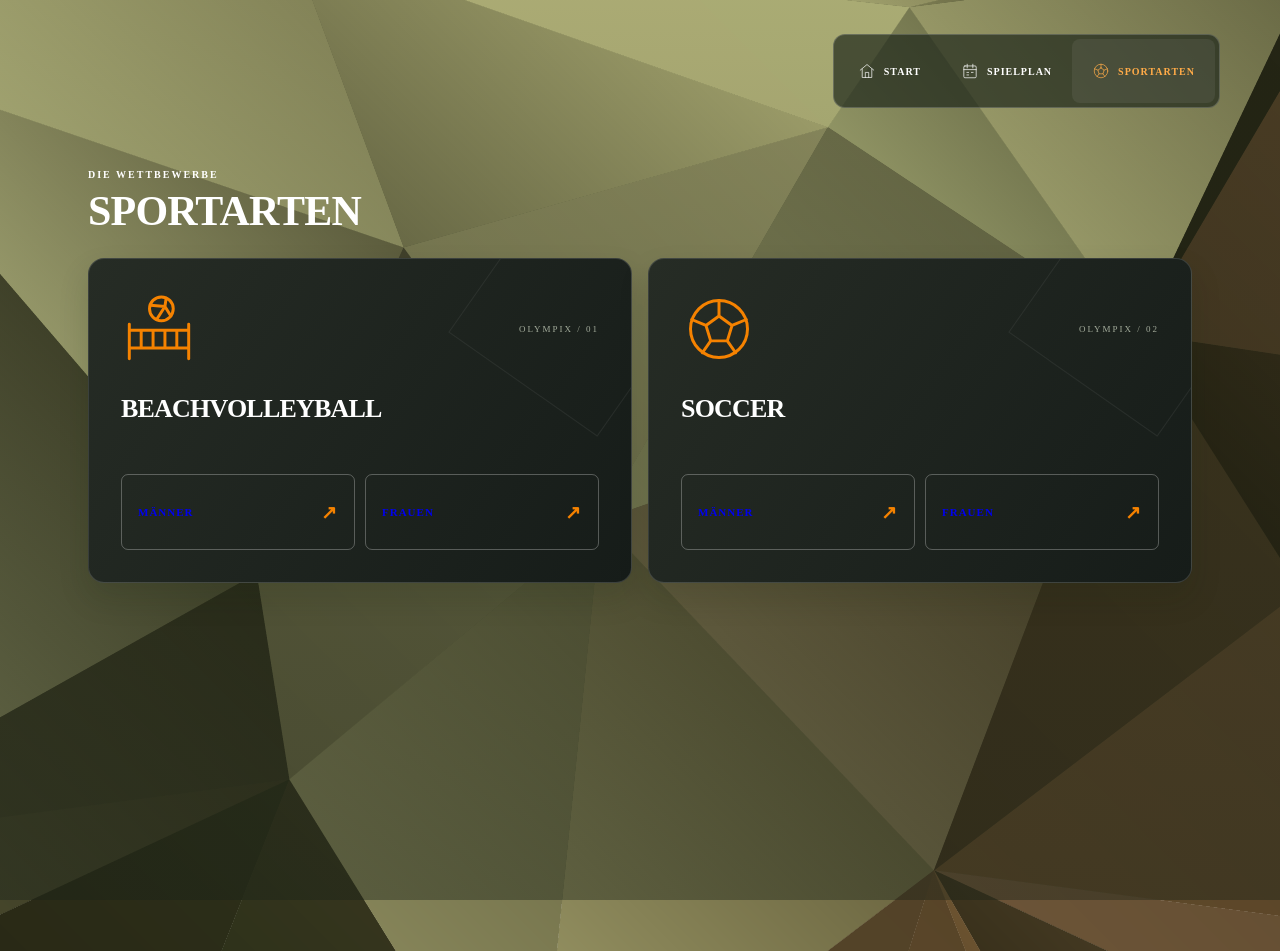
<file: sportarten.html>
<!doctype html>
<html lang="de">
<head>
<meta charset="utf-8">
<meta name="viewport" content="width=device-width,initial-scale=1">
<title>Sportarten</title>
<link rel="stylesheet" href="public.css">
</head>

<body>
<div class="public-site">

  <div class="public-backdrop">
    <img src="branding/polygon.png" alt="">
  </div>

  <a class="skip-link" href="#public-main">Zum Inhalt</a>

  <header class="public-header">
    
<nav class="public-nav" aria-label="Hauptnavigation">

  <a href="index.html"
     >
    <svg viewBox="0 0 64 64"
    fill="none"
    stroke="currentColor"
    stroke-width="2.5"
    stroke-linecap="round"
    stroke-linejoin="round"
    aria-hidden="true"><path d="M8 29 32 9l24 20M15 25v30h34V25M26 55V37h12v18"/></svg>
    <span>Start</span>
  </a>

  <a href="spielplan.html"
     >
    <svg viewBox="0 0 64 64"
    fill="none"
    stroke="currentColor"
    stroke-width="2.5"
    stroke-linecap="round"
    stroke-linejoin="round"
    aria-hidden="true"><rect x="10" y="14" width="44" height="42" rx="4"/>
           <path d="M10 27h44M22 8v13M42 8v13M21 37h6m10 0h6M21 46h6"/></svg>
    <span>Spielplan</span>
  </a>

  <a href="sportarten.html"
     aria-current="page">
    <svg viewBox="0 0 64 64"
    fill="none"
    stroke="currentColor"
    stroke-width="2.5"
    stroke-linecap="round"
    stroke-linejoin="round"
    aria-hidden="true"><circle cx="32" cy="32" r="24"/>
             <path d="m32 21 11 8-4 13H25l-4-13 11-8ZM32 21V8M43 29l12-5M39 42l7 10M25 42l-7 10M21 29 9 24"/></svg>
    <span>Sportarten</span>
  </a>

</nav>
  </header>

  <main id="public-main" class="public-main">
    
<section class="public-section route-heading">

  <p class="eyebrow light">
    Die Wettbewerbe
  </p>

  <h1 class="light">
    Sportarten
  </h1>

  
<div class="sport-grid">

<article class="sport-card">

  <div class="sport-art">
    <svg viewBox="0 0 64 64"
    fill="none"
    stroke="currentColor"
    stroke-width="2.5"
    stroke-linecap="round"
    stroke-linejoin="round"
    aria-hidden="true"><path d="M7 28v29M57 28v29M7 33h50M7 48h50M17 33v15m10-15v15m10-15v15m10-15v15"/>
             <circle cx="34" cy="15" r="10"/>
             <path d="m25 12 12 1 5 8m-5-8 1-7M30 24l7-11"/></svg>
    <span>OLYMPIX / 01</span>
  </div>

  <h3>Beachvolleyball</h3>

  <div class="sport-buttons">

    <a href="competitions/beachvolleyball-maenner.html">
             Männer
             <span aria-hidden="true">↗</span>
           </a>

    <a href="competitions/beachvolleyball-frauen.html">
             Frauen
             <span aria-hidden="true">↗</span>
           </a>

  </div>

</article>
<article class="sport-card">

  <div class="sport-art">
    <svg viewBox="0 0 64 64"
    fill="none"
    stroke="currentColor"
    stroke-width="2.5"
    stroke-linecap="round"
    stroke-linejoin="round"
    aria-hidden="true"><circle cx="32" cy="32" r="24"/>
             <path d="m32 21 11 8-4 13H25l-4-13 11-8ZM32 21V8M43 29l12-5M39 42l7 10M25 42l-7 10M21 29 9 24"/></svg>
    <span>OLYMPIX / 02</span>
  </div>

  <h3>Soccer</h3>

  <div class="sport-buttons">

    <a href="competitions/street-soccer-maenner.html">
             Männer
             <span aria-hidden="true">↗</span>
           </a>

    <a href="competitions/street-soccer-frauen.html">
             Frauen
             <span aria-hidden="true">↗</span>
           </a>

  </div>

</article>
</div>

</section>

  </main>

</div>
</body>
</html>
</file>
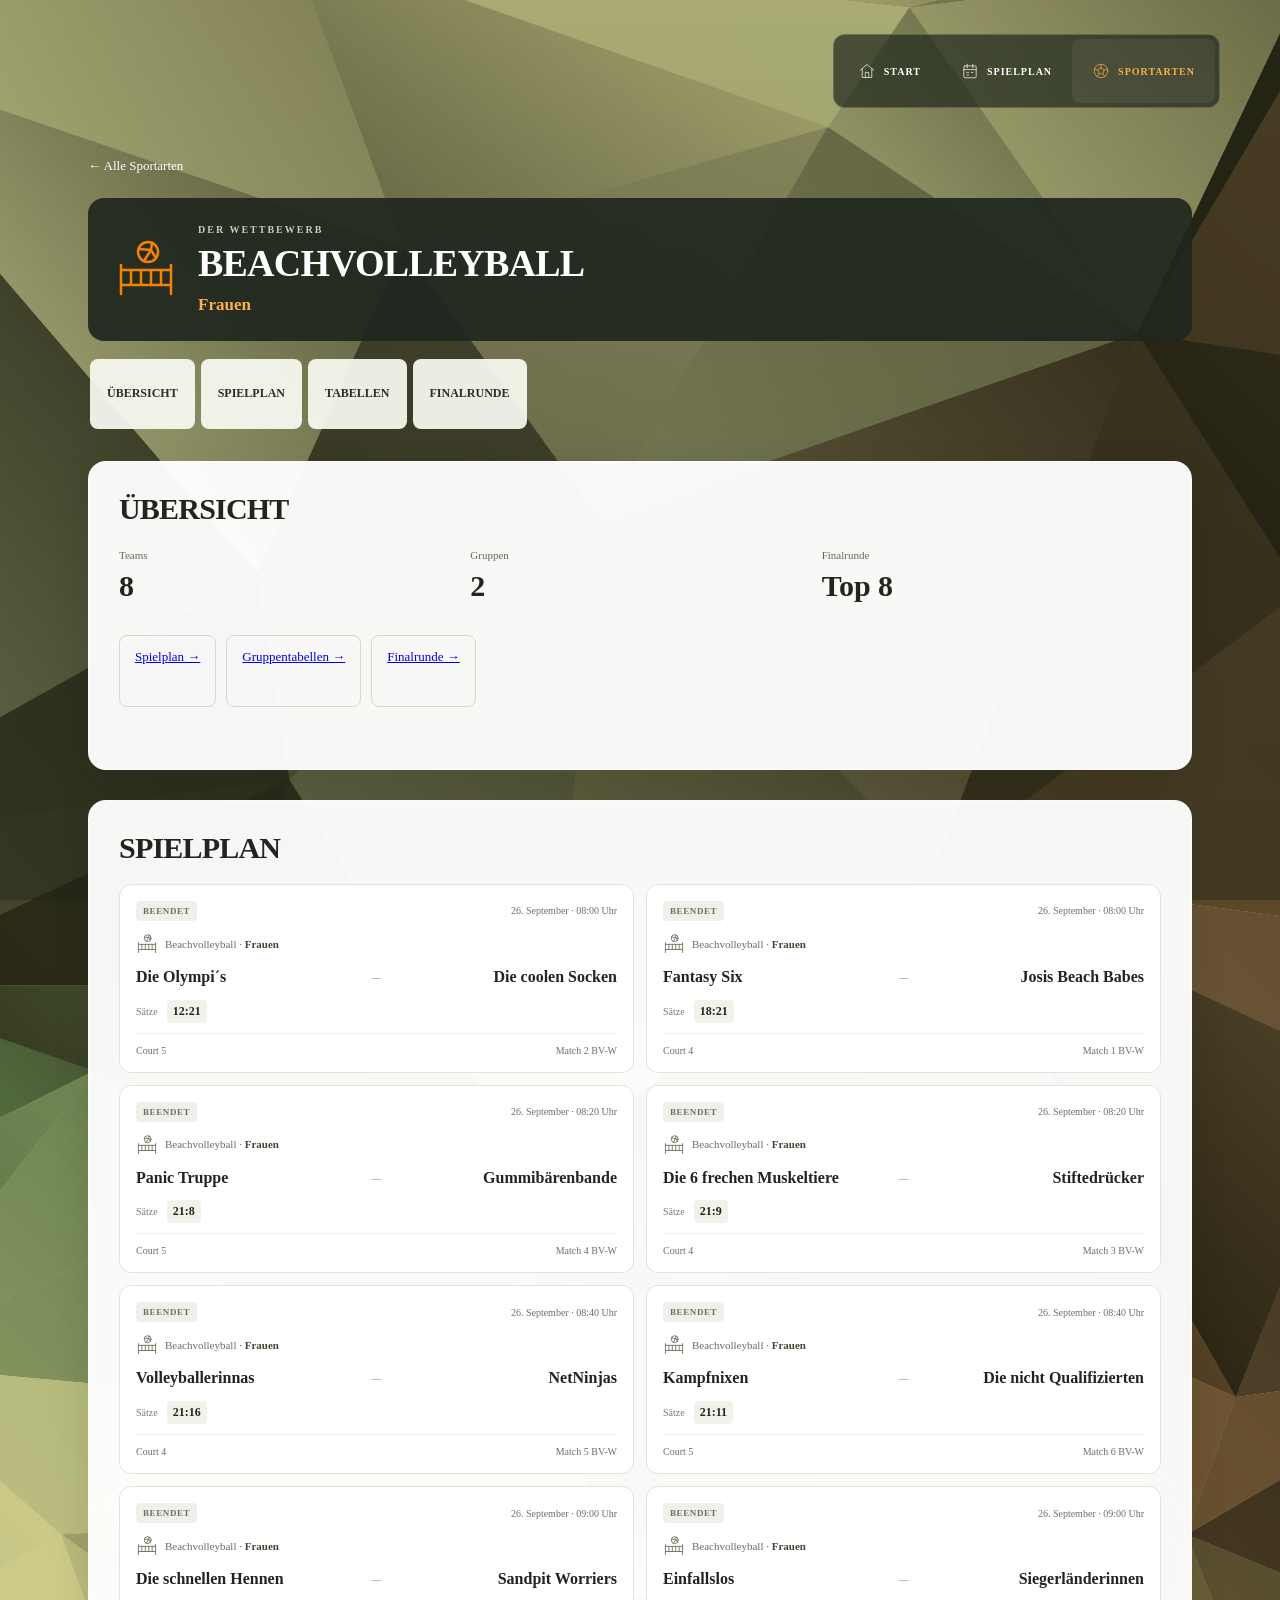
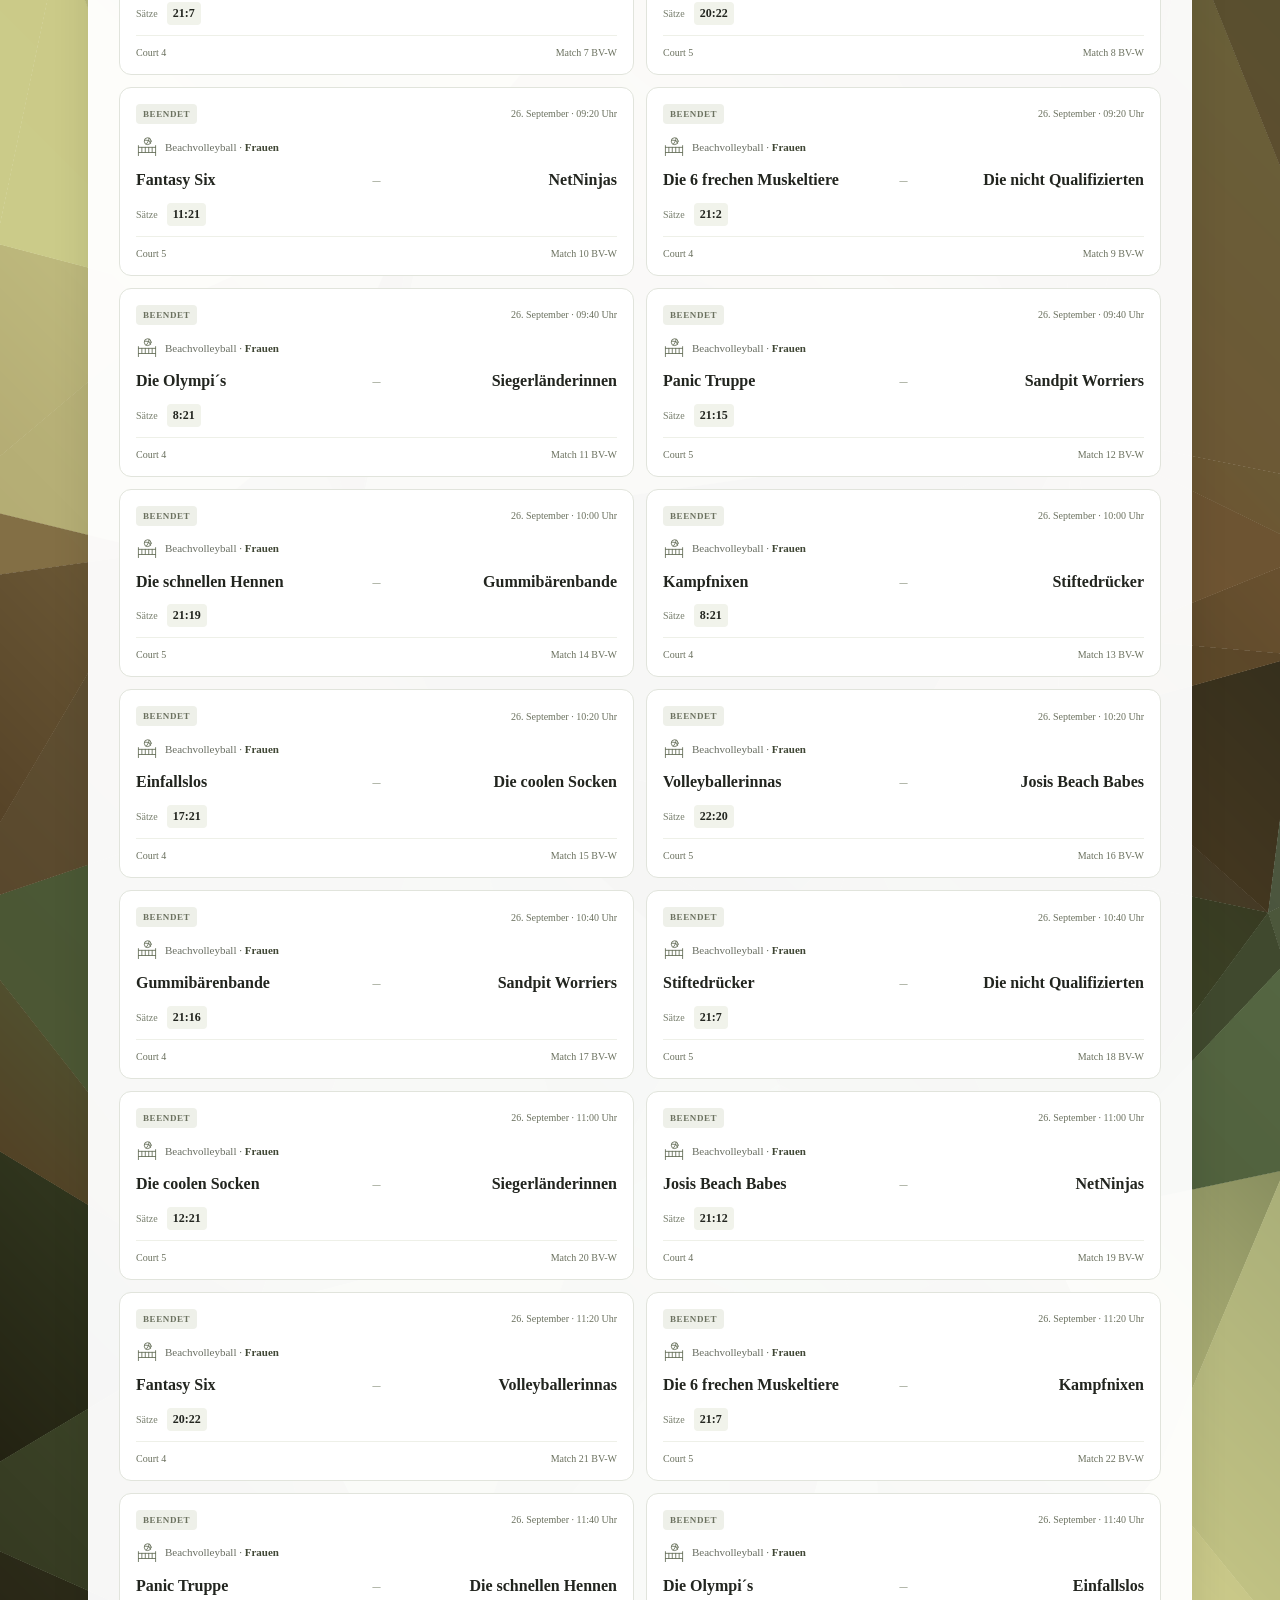
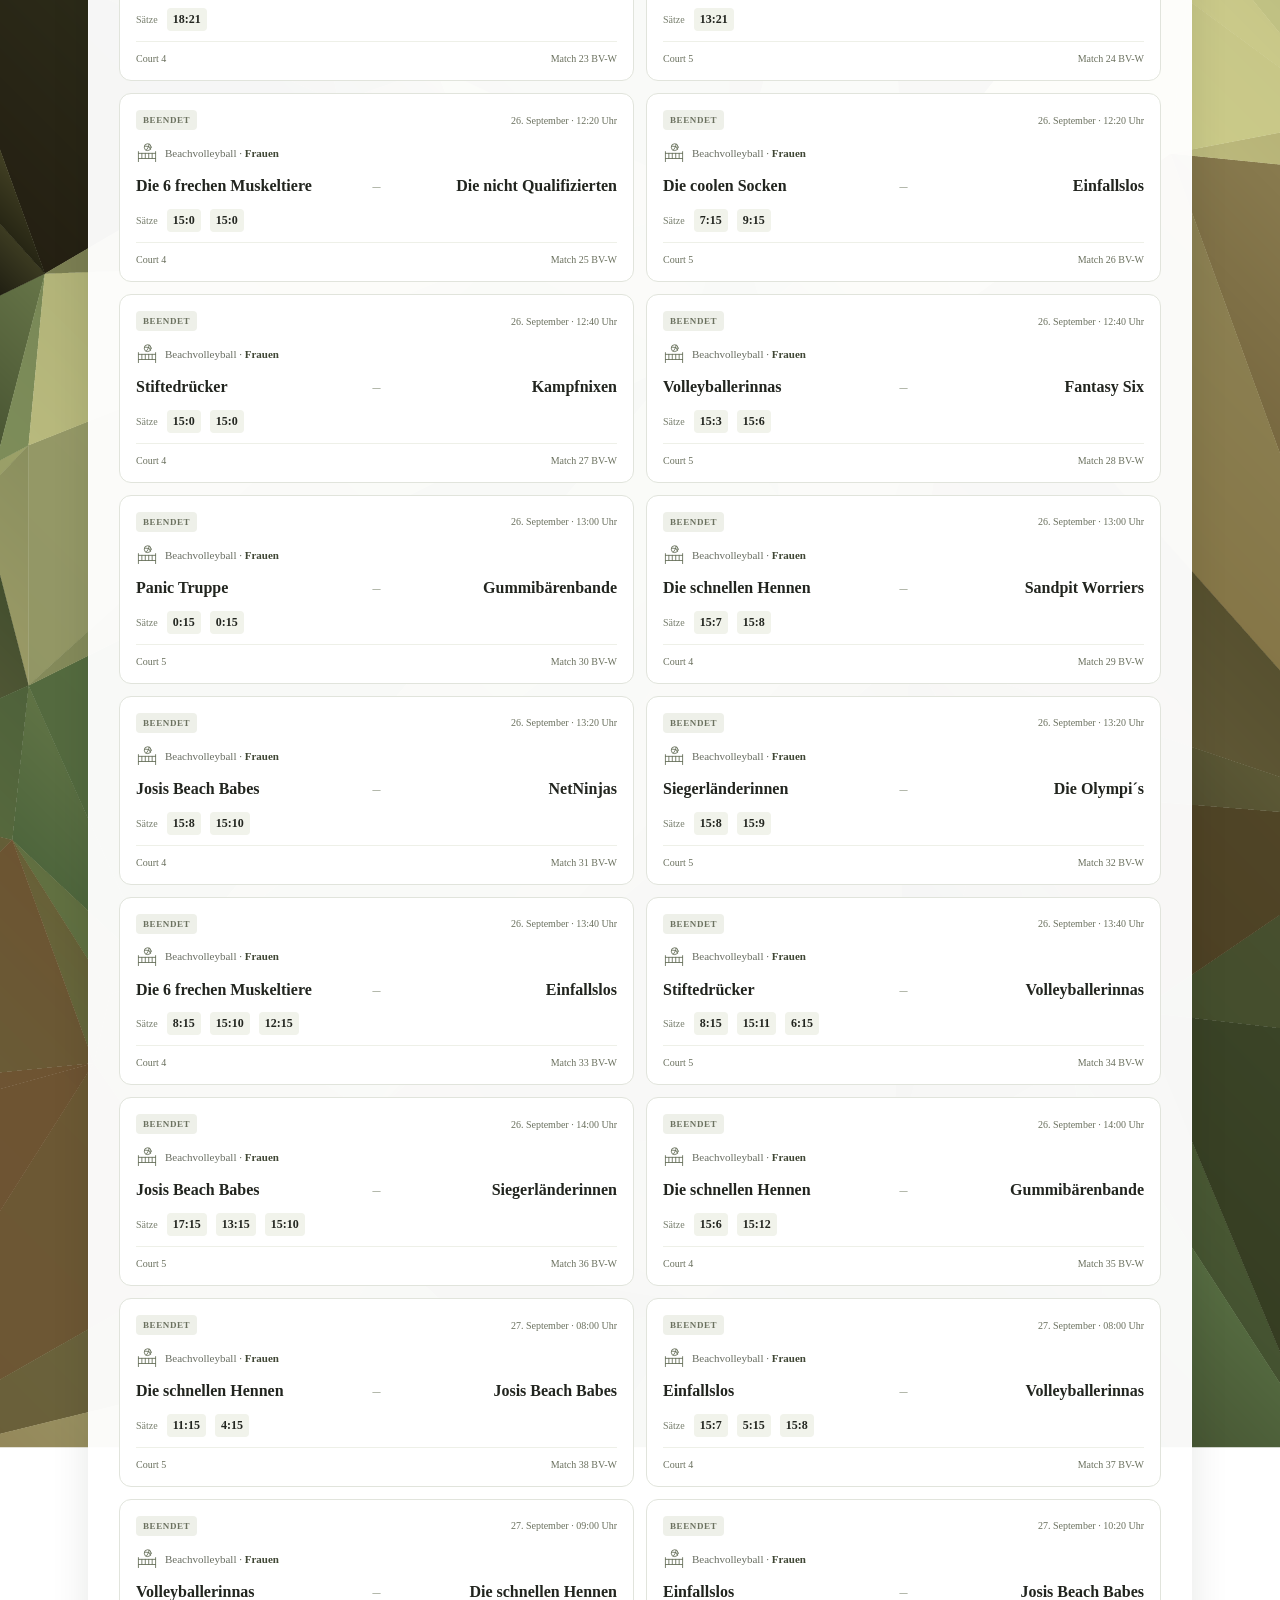
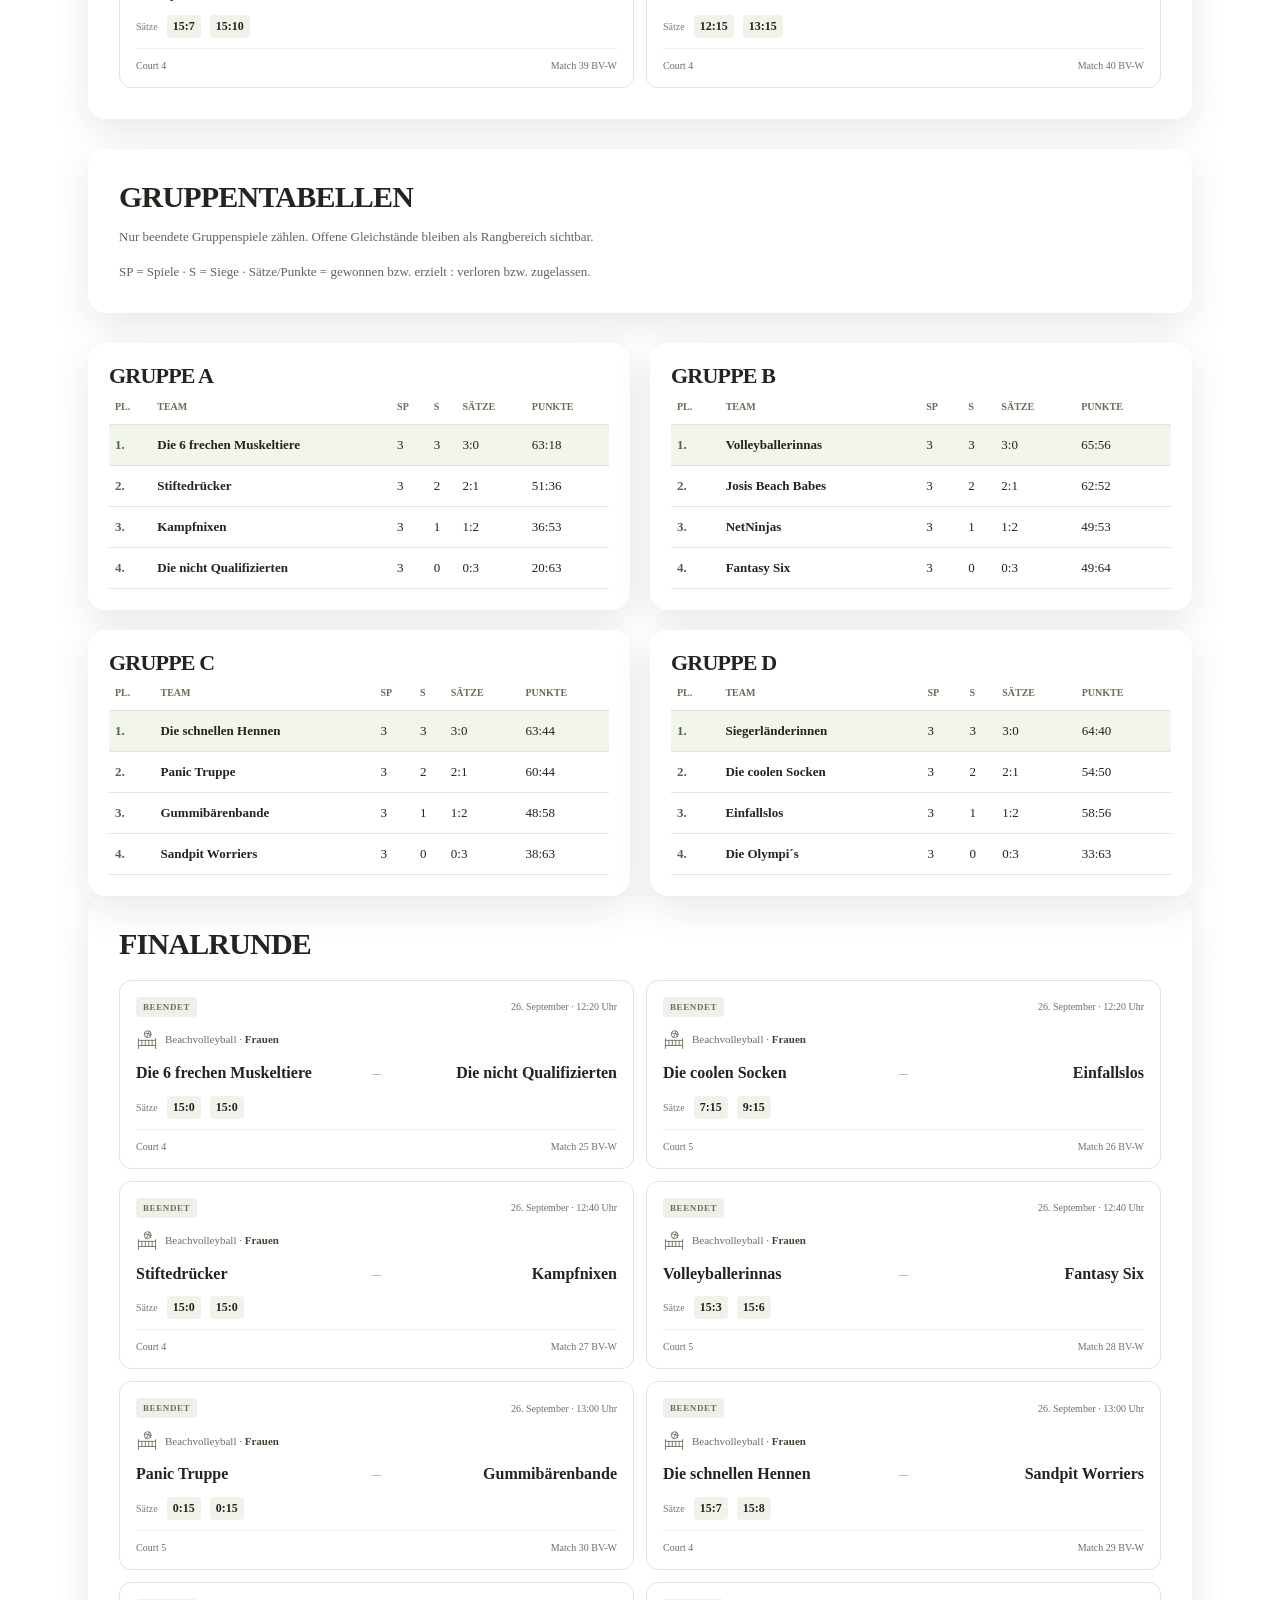
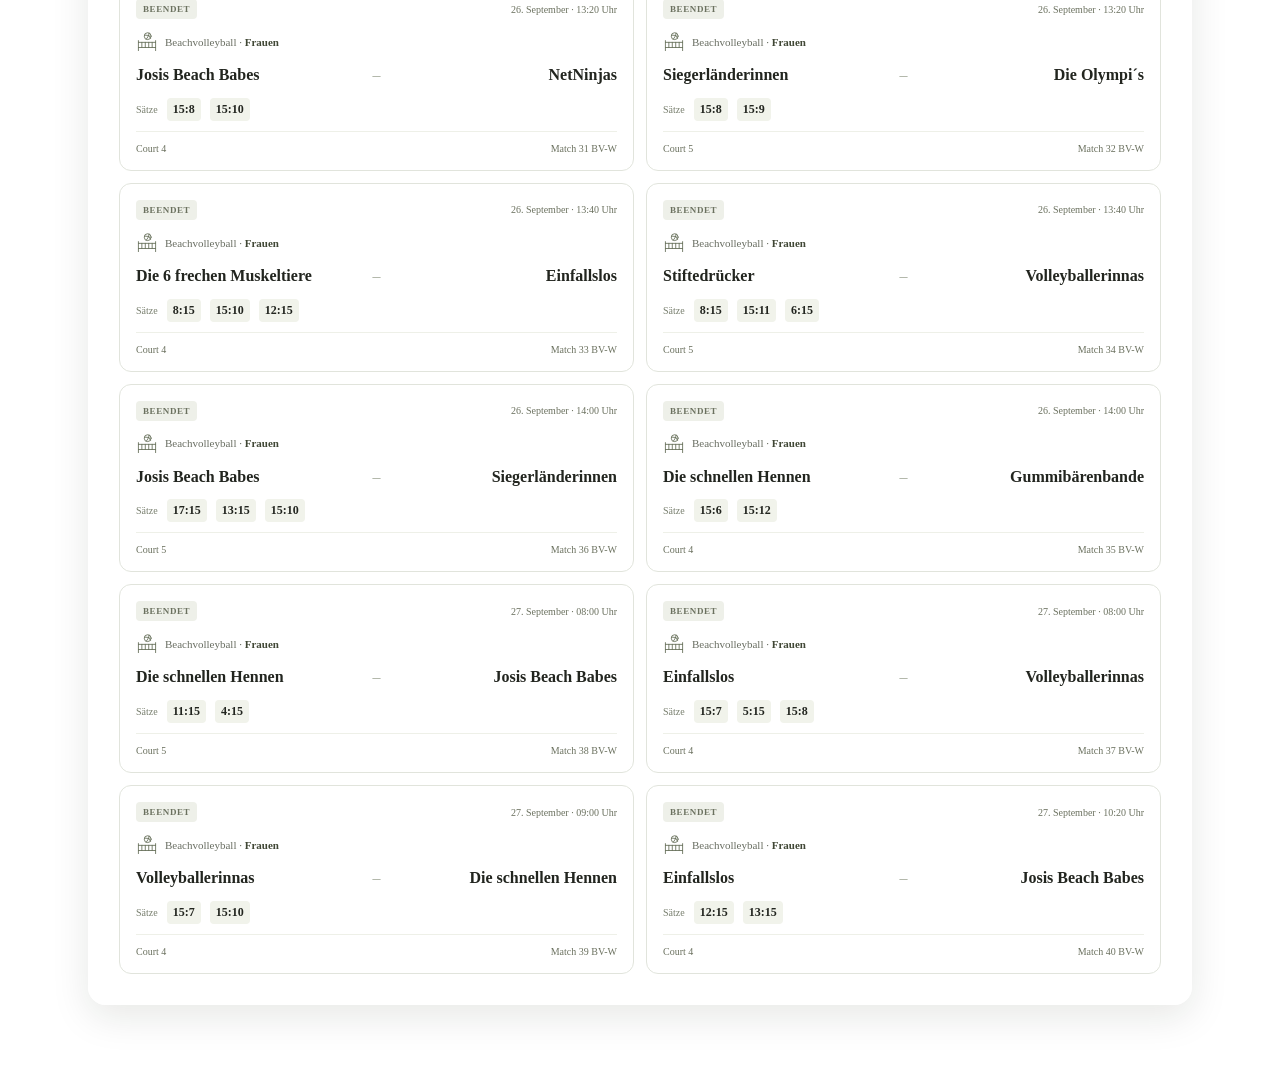
<file: competitions/beachvolleyball-frauen.html>
<!doctype html>
<html lang="de">
<head>
<meta charset="utf-8">
<meta name="viewport" content="width=device-width,initial-scale=1">
<title>Beachvolleyball Frauen</title>
<link rel="stylesheet" href="../public.css">
</head>

<body>
<div class="public-site">

  <div class="public-backdrop">
    <img src="../branding/polygon.png" alt="">
  </div>

  <a class="skip-link" href="#public-main">Zum Inhalt</a>

  <header class="public-header">
    
<nav class="public-nav" aria-label="Hauptnavigation">

  <a href="../index.html"
     >
    <svg viewBox="0 0 64 64"
    fill="none"
    stroke="currentColor"
    stroke-width="2.5"
    stroke-linecap="round"
    stroke-linejoin="round"
    aria-hidden="true"><path d="M8 29 32 9l24 20M15 25v30h34V25M26 55V37h12v18"/></svg>
    <span>Start</span>
  </a>

  <a href="../spielplan.html"
     >
    <svg viewBox="0 0 64 64"
    fill="none"
    stroke="currentColor"
    stroke-width="2.5"
    stroke-linecap="round"
    stroke-linejoin="round"
    aria-hidden="true"><rect x="10" y="14" width="44" height="42" rx="4"/>
           <path d="M10 27h44M22 8v13M42 8v13M21 37h6m10 0h6M21 46h6"/></svg>
    <span>Spielplan</span>
  </a>

  <a href="../sportarten.html"
     aria-current="page">
    <svg viewBox="0 0 64 64"
    fill="none"
    stroke="currentColor"
    stroke-width="2.5"
    stroke-linecap="round"
    stroke-linejoin="round"
    aria-hidden="true"><circle cx="32" cy="32" r="24"/>
             <path d="m32 21 11 8-4 13H25l-4-13 11-8ZM32 21V8M43 29l12-5M39 42l7 10M25 42l-7 10M21 29 9 24"/></svg>
    <span>Sportarten</span>
  </a>

</nav>
  </header>

  <main id="public-main" class="public-main">
    
<div class="competition-area" data-competition-slug="beachvolleyball-frauen">


<a class="competition-back"
   href="../sportarten.html">
  ← Alle Sportarten
</a>

<header class="competition-header">

  <svg viewBox="0 0 64 64"
    fill="none"
    stroke="currentColor"
    stroke-width="2.5"
    stroke-linecap="round"
    stroke-linejoin="round"
    aria-hidden="true"><path d="M7 28v29M57 28v29M7 33h50M7 48h50M17 33v15m10-15v15m10-15v15m10-15v15"/>
             <circle cx="34" cy="15" r="10"/>
             <path d="m25 12 12 1 5 8m-5-8 1-7M30 24l7-11"/></svg>

  <div>
    <p class="eyebrow">Der Wettbewerb</p>

    <h1>
      Beachvolleyball
    </h1>

    <p class="competition-category">
      Frauen
    </p>
  </div>

</header>

<nav class="competition-tabs"
     aria-label="Wettbewerbsnavigation">

  <a href="#uebersicht">Übersicht</a>
  <a href="#spielplan">Spielplan</a>
  <a href="#tabellen">Tabellen</a>
  <a href="#finalrunde">Finalrunde</a>

</nav>

<section id="uebersicht"
         class="public-panel">

  <h2>Übersicht</h2>

  <dl class="competition-stats">

    <div>
      <dt>Teams</dt>
      <dd>8</dd>
    </div>

    <div>
      <dt>Gruppen</dt>
      <dd>2</dd>
    </div>

    <div>
      <dt>Finalrunde</dt>
      <dd>Top 8</dd>
    </div>

  </dl>

  <div class="competition-shortcuts">
    <a href="#spielplan">Spielplan →</a>
    <a href="#tabellen">Gruppentabellen →</a>
    <a href="#finalrunde">Finalrunde →</a>
  </div>

</section>

<section id="spielplan"
         class="public-panel">

  <div class="section-heading">
    <h2>Spielplan</h2>
  </div>

  <div class="match-grid" data-competition-matches>
    
<article class="match-card">
  <div class="match-top">
    <span class="status status-SCHEDULED">
      
      GEPLANT
    </span>

    <span>
      25. September · 
      09:00 Uhr
    </span>
  </div>

  <div class="match-meta">
    <svg viewBox="0 0 64 64"
    fill="none"
    stroke="currentColor"
    stroke-width="2.5"
    stroke-linecap="round"
    stroke-linejoin="round"
    aria-hidden="true"><path d="M7 28v29M57 28v29M7 33h50M7 48h50M17 33v15m10-15v15m10-15v15m10-15v15"/>
             <circle cx="34" cy="15" r="10"/>
             <path d="m25 12 12 1 5 8m-5-8 1-7M30 24l7-11"/></svg>
    <span>Beachvolleyball · <strong>Frauen</strong></span>
  </div>

  <div class="match-teams">
    <strong>Beach W-H</strong>
    <span class="versus">–</span>
    <strong>Beach W-A</strong>
  </div>

  
  

  <div class="match-bottom">
    <span>Court 4</span>
    <span>Match 1 BV-W</span>
  </div>
</article>
<article class="match-card">
  <div class="match-top">
    <span class="status status-SCHEDULED">
      
      GEPLANT
    </span>

    <span>
      25. September · 
      09:00 Uhr
    </span>
  </div>

  <div class="match-meta">
    <svg viewBox="0 0 64 64"
    fill="none"
    stroke="currentColor"
    stroke-width="2.5"
    stroke-linecap="round"
    stroke-linejoin="round"
    aria-hidden="true"><path d="M7 28v29M57 28v29M7 33h50M7 48h50M17 33v15m10-15v15m10-15v15m10-15v15"/>
             <circle cx="34" cy="15" r="10"/>
             <path d="m25 12 12 1 5 8m-5-8 1-7M30 24l7-11"/></svg>
    <span>Beachvolleyball · <strong>Frauen</strong></span>
  </div>

  <div class="match-teams">
    <strong>Beach W-E</strong>
    <span class="versus">–</span>
    <strong>Beach W-B</strong>
  </div>

  
  

  <div class="match-bottom">
    <span>Court 5</span>
    <span>Match 2 BV-W</span>
  </div>
</article>
<article class="match-card">
  <div class="match-top">
    <span class="status status-SCHEDULED">
      
      GEPLANT
    </span>

    <span>
      25. September · 
      09:20 Uhr
    </span>
  </div>

  <div class="match-meta">
    <svg viewBox="0 0 64 64"
    fill="none"
    stroke="currentColor"
    stroke-width="2.5"
    stroke-linecap="round"
    stroke-linejoin="round"
    aria-hidden="true"><path d="M7 28v29M57 28v29M7 33h50M7 48h50M17 33v15m10-15v15m10-15v15m10-15v15"/>
             <circle cx="34" cy="15" r="10"/>
             <path d="m25 12 12 1 5 8m-5-8 1-7M30 24l7-11"/></svg>
    <span>Beachvolleyball · <strong>Frauen</strong></span>
  </div>

  <div class="match-teams">
    <strong>Beach W-F</strong>
    <span class="versus">–</span>
    <strong>Beach W-C</strong>
  </div>

  
  

  <div class="match-bottom">
    <span>Court 5</span>
    <span>Match 4 BV-W</span>
  </div>
</article>
<article class="match-card">
  <div class="match-top">
    <span class="status status-SCHEDULED">
      
      GEPLANT
    </span>

    <span>
      25. September · 
      09:20 Uhr
    </span>
  </div>

  <div class="match-meta">
    <svg viewBox="0 0 64 64"
    fill="none"
    stroke="currentColor"
    stroke-width="2.5"
    stroke-linecap="round"
    stroke-linejoin="round"
    aria-hidden="true"><path d="M7 28v29M57 28v29M7 33h50M7 48h50M17 33v15m10-15v15m10-15v15m10-15v15"/>
             <circle cx="34" cy="15" r="10"/>
             <path d="m25 12 12 1 5 8m-5-8 1-7M30 24l7-11"/></svg>
    <span>Beachvolleyball · <strong>Frauen</strong></span>
  </div>

  <div class="match-teams">
    <strong>Beach W-G</strong>
    <span class="versus">–</span>
    <strong>Beach W-D</strong>
  </div>

  
  

  <div class="match-bottom">
    <span>Court 4</span>
    <span>Match 3 BV-W</span>
  </div>
</article>
<article class="match-card">
  <div class="match-top">
    <span class="status status-SCHEDULED">
      
      GEPLANT
    </span>

    <span>
      25. September · 
      10:00 Uhr
    </span>
  </div>

  <div class="match-meta">
    <svg viewBox="0 0 64 64"
    fill="none"
    stroke="currentColor"
    stroke-width="2.5"
    stroke-linecap="round"
    stroke-linejoin="round"
    aria-hidden="true"><path d="M7 28v29M57 28v29M7 33h50M7 48h50M17 33v15m10-15v15m10-15v15m10-15v15"/>
             <circle cx="34" cy="15" r="10"/>
             <path d="m25 12 12 1 5 8m-5-8 1-7M30 24l7-11"/></svg>
    <span>Beachvolleyball · <strong>Frauen</strong></span>
  </div>

  <div class="match-teams">
    <strong>Beach W-E</strong>
    <span class="versus">–</span>
    <strong>Beach W-C</strong>
  </div>

  
  

  <div class="match-bottom">
    <span>Court 4</span>
    <span>Match 5 BV-W</span>
  </div>
</article>
<article class="match-card">
  <div class="match-top">
    <span class="status status-SCHEDULED">
      
      GEPLANT
    </span>

    <span>
      25. September · 
      10:00 Uhr
    </span>
  </div>

  <div class="match-meta">
    <svg viewBox="0 0 64 64"
    fill="none"
    stroke="currentColor"
    stroke-width="2.5"
    stroke-linecap="round"
    stroke-linejoin="round"
    aria-hidden="true"><path d="M7 28v29M57 28v29M7 33h50M7 48h50M17 33v15m10-15v15m10-15v15m10-15v15"/>
             <circle cx="34" cy="15" r="10"/>
             <path d="m25 12 12 1 5 8m-5-8 1-7M30 24l7-11"/></svg>
    <span>Beachvolleyball · <strong>Frauen</strong></span>
  </div>

  <div class="match-teams">
    <strong>Beach W-H</strong>
    <span class="versus">–</span>
    <strong>Beach W-D</strong>
  </div>

  
  

  <div class="match-bottom">
    <span>Court 5</span>
    <span>Match 6 BV-W</span>
  </div>
</article>
<article class="match-card">
  <div class="match-top">
    <span class="status status-SCHEDULED">
      
      GEPLANT
    </span>

    <span>
      25. September · 
      10:20 Uhr
    </span>
  </div>

  <div class="match-meta">
    <svg viewBox="0 0 64 64"
    fill="none"
    stroke="currentColor"
    stroke-width="2.5"
    stroke-linecap="round"
    stroke-linejoin="round"
    aria-hidden="true"><path d="M7 28v29M57 28v29M7 33h50M7 48h50M17 33v15m10-15v15m10-15v15m10-15v15"/>
             <circle cx="34" cy="15" r="10"/>
             <path d="m25 12 12 1 5 8m-5-8 1-7M30 24l7-11"/></svg>
    <span>Beachvolleyball · <strong>Frauen</strong></span>
  </div>

  <div class="match-teams">
    <strong>Beach W-F</strong>
    <span class="versus">–</span>
    <strong>Beach W-B</strong>
  </div>

  
  

  <div class="match-bottom">
    <span>Court 4</span>
    <span>Match 7 BV-W</span>
  </div>
</article>
<article class="match-card">
  <div class="match-top">
    <span class="status status-SCHEDULED">
      
      GEPLANT
    </span>

    <span>
      25. September · 
      10:20 Uhr
    </span>
  </div>

  <div class="match-meta">
    <svg viewBox="0 0 64 64"
    fill="none"
    stroke="currentColor"
    stroke-width="2.5"
    stroke-linecap="round"
    stroke-linejoin="round"
    aria-hidden="true"><path d="M7 28v29M57 28v29M7 33h50M7 48h50M17 33v15m10-15v15m10-15v15m10-15v15"/>
             <circle cx="34" cy="15" r="10"/>
             <path d="m25 12 12 1 5 8m-5-8 1-7M30 24l7-11"/></svg>
    <span>Beachvolleyball · <strong>Frauen</strong></span>
  </div>

  <div class="match-teams">
    <strong>Beach W-G</strong>
    <span class="versus">–</span>
    <strong>Beach W-A</strong>
  </div>

  
  

  <div class="match-bottom">
    <span>Court 5</span>
    <span>Match 8 BV-W</span>
  </div>
</article>
<article class="match-card">
  <div class="match-top">
    <span class="status status-SCHEDULED">
      
      GEPLANT
    </span>

    <span>
      25. September · 
      11:00 Uhr
    </span>
  </div>

  <div class="match-meta">
    <svg viewBox="0 0 64 64"
    fill="none"
    stroke="currentColor"
    stroke-width="2.5"
    stroke-linecap="round"
    stroke-linejoin="round"
    aria-hidden="true"><path d="M7 28v29M57 28v29M7 33h50M7 48h50M17 33v15m10-15v15m10-15v15m10-15v15"/>
             <circle cx="34" cy="15" r="10"/>
             <path d="m25 12 12 1 5 8m-5-8 1-7M30 24l7-11"/></svg>
    <span>Beachvolleyball · <strong>Frauen</strong></span>
  </div>

  <div class="match-teams">
    <strong>Beach W-B</strong>
    <span class="versus">–</span>
    <strong>Beach W-C</strong>
  </div>

  
  

  <div class="match-bottom">
    <span>Court 4</span>
    <span>Match 9 BV-W</span>
  </div>
</article>
<article class="match-card">
  <div class="match-top">
    <span class="status status-SCHEDULED">
      
      GEPLANT
    </span>

    <span>
      25. September · 
      11:00 Uhr
    </span>
  </div>

  <div class="match-meta">
    <svg viewBox="0 0 64 64"
    fill="none"
    stroke="currentColor"
    stroke-width="2.5"
    stroke-linecap="round"
    stroke-linejoin="round"
    aria-hidden="true"><path d="M7 28v29M57 28v29M7 33h50M7 48h50M17 33v15m10-15v15m10-15v15m10-15v15"/>
             <circle cx="34" cy="15" r="10"/>
             <path d="m25 12 12 1 5 8m-5-8 1-7M30 24l7-11"/></svg>
    <span>Beachvolleyball · <strong>Frauen</strong></span>
  </div>

  <div class="match-teams">
    <strong>Beach W-A</strong>
    <span class="versus">–</span>
    <strong>Beach W-D</strong>
  </div>

  
  

  <div class="match-bottom">
    <span>Court 5</span>
    <span>Match 10 BV-W</span>
  </div>
</article>
<article class="match-card">
  <div class="match-top">
    <span class="status status-SCHEDULED">
      
      GEPLANT
    </span>

    <span>
      25. September · 
      11:20 Uhr
    </span>
  </div>

  <div class="match-meta">
    <svg viewBox="0 0 64 64"
    fill="none"
    stroke="currentColor"
    stroke-width="2.5"
    stroke-linecap="round"
    stroke-linejoin="round"
    aria-hidden="true"><path d="M7 28v29M57 28v29M7 33h50M7 48h50M17 33v15m10-15v15m10-15v15m10-15v15"/>
             <circle cx="34" cy="15" r="10"/>
             <path d="m25 12 12 1 5 8m-5-8 1-7M30 24l7-11"/></svg>
    <span>Beachvolleyball · <strong>Frauen</strong></span>
  </div>

  <div class="match-teams">
    <strong>Beach W-H</strong>
    <span class="versus">–</span>
    <strong>Beach W-G</strong>
  </div>

  
  

  <div class="match-bottom">
    <span>Court 4</span>
    <span>Match 11 BV-W</span>
  </div>
</article>
<article class="match-card">
  <div class="match-top">
    <span class="status status-SCHEDULED">
      
      GEPLANT
    </span>

    <span>
      25. September · 
      11:20 Uhr
    </span>
  </div>

  <div class="match-meta">
    <svg viewBox="0 0 64 64"
    fill="none"
    stroke="currentColor"
    stroke-width="2.5"
    stroke-linecap="round"
    stroke-linejoin="round"
    aria-hidden="true"><path d="M7 28v29M57 28v29M7 33h50M7 48h50M17 33v15m10-15v15m10-15v15m10-15v15"/>
             <circle cx="34" cy="15" r="10"/>
             <path d="m25 12 12 1 5 8m-5-8 1-7M30 24l7-11"/></svg>
    <span>Beachvolleyball · <strong>Frauen</strong></span>
  </div>

  <div class="match-teams">
    <strong>Beach W-E</strong>
    <span class="versus">–</span>
    <strong>Beach W-F</strong>
  </div>

  
  

  <div class="match-bottom">
    <span>Court 5</span>
    <span>Match 12 BV-W</span>
  </div>
</article>
  </div>

  

</section>

<section id="tabellen">

  <div class="public-panel standings-intro">

    <h2>Gruppentabellen</h2>

    <p>
      Nur beendete Gruppenspiele zählen.
      Offene Gleichstände bleiben als Rangbereich sichtbar.
    </p>

    <p>
      SP = Spiele · S = Siege · Sätze/Punkte = gewonnen bzw. erzielt : verloren bzw. zugelassen.
    </p>

  </div>

  <div data-competition-tables>
  
<div class="group-tables">


<section class="public-panel group-card">

  <div class="group-heading">
    <h3>Gruppe A</h3>
  </div>

  <table class="public-standings">

    <thead>
      <tr>
        
        <th>Pl.</th>
        <th>Team</th>
        <th>SP</th>
        <th>S</th>
        <th>Sätze</th>
        <th>Punkte</th>
      </tr>
    </thead>

    <tbody>


<tr class="">

  <td class="standing-rank">
    1–4
  </td>

  <th scope="row" class="standing-team">
    Beach W-E

    <small>Gleichstand · Entscheidung offen</small>

    
  </th>

  
  <td data-label="SP">
    0
  </td>
  <td data-label="S">
    0
  </td>
  <td data-label="Sätze">
    0:0
  </td>
  <td data-label="Punkte">
    0:0
  </td>

</tr>
<tr class="">

  <td class="standing-rank">
    1–4
  </td>

  <th scope="row" class="standing-team">
    Beach W-F

    <small>Gleichstand · Entscheidung offen</small>

    
  </th>

  
  <td data-label="SP">
    0
  </td>
  <td data-label="S">
    0
  </td>
  <td data-label="Sätze">
    0:0
  </td>
  <td data-label="Punkte">
    0:0
  </td>

</tr>
<tr class="">

  <td class="standing-rank">
    1–4
  </td>

  <th scope="row" class="standing-team">
    Beach W-C

    <small>Gleichstand · Entscheidung offen</small>

    
  </th>

  
  <td data-label="SP">
    0
  </td>
  <td data-label="S">
    0
  </td>
  <td data-label="Sätze">
    0:0
  </td>
  <td data-label="Punkte">
    0:0
  </td>

</tr>
<tr class="">

  <td class="standing-rank">
    1–4
  </td>

  <th scope="row" class="standing-team">
    Beach W-B

    <small>Gleichstand · Entscheidung offen</small>

    
  </th>

  
  <td data-label="SP">
    0
  </td>
  <td data-label="S">
    0
  </td>
  <td data-label="Sätze">
    0:0
  </td>
  <td data-label="Punkte">
    0:0
  </td>

</tr>

    </tbody>
  </table>

</section>
<section class="public-panel group-card">

  <div class="group-heading">
    <h3>Gruppe B</h3>
  </div>

  <table class="public-standings">

    <thead>
      <tr>
        
        <th>Pl.</th>
        <th>Team</th>
        <th>SP</th>
        <th>S</th>
        <th>Sätze</th>
        <th>Punkte</th>
      </tr>
    </thead>

    <tbody>


<tr class="">

  <td class="standing-rank">
    1–4
  </td>

  <th scope="row" class="standing-team">
    Beach W-H

    <small>Gleichstand · Entscheidung offen</small>

    
  </th>

  
  <td data-label="SP">
    0
  </td>
  <td data-label="S">
    0
  </td>
  <td data-label="Sätze">
    0:0
  </td>
  <td data-label="Punkte">
    0:0
  </td>

</tr>
<tr class="">

  <td class="standing-rank">
    1–4
  </td>

  <th scope="row" class="standing-team">
    Beach W-G

    <small>Gleichstand · Entscheidung offen</small>

    
  </th>

  
  <td data-label="SP">
    0
  </td>
  <td data-label="S">
    0
  </td>
  <td data-label="Sätze">
    0:0
  </td>
  <td data-label="Punkte">
    0:0
  </td>

</tr>
<tr class="">

  <td class="standing-rank">
    1–4
  </td>

  <th scope="row" class="standing-team">
    Beach W-D

    <small>Gleichstand · Entscheidung offen</small>

    
  </th>

  
  <td data-label="SP">
    0
  </td>
  <td data-label="S">
    0
  </td>
  <td data-label="Sätze">
    0:0
  </td>
  <td data-label="Punkte">
    0:0
  </td>

</tr>
<tr class="">

  <td class="standing-rank">
    1–4
  </td>

  <th scope="row" class="standing-team">
    Beach W-A

    <small>Gleichstand · Entscheidung offen</small>

    
  </th>

  
  <td data-label="SP">
    0
  </td>
  <td data-label="S">
    0
  </td>
  <td data-label="Sätze">
    0:0
  </td>
  <td data-label="Punkte">
    0:0
  </td>

</tr>

    </tbody>
  </table>

</section>

</div>
</div>

</section>

<section id="finalrunde"
         class="public-panel" data-competition-final-round>

  <div class="section-heading">
    <h2>Finalrunde</h2>
  </div>

  <p class="empty-state">
           Die Finalrunde ist noch nicht veröffentlicht.
         </p>

</section>

</div>

<script src="../live-results.js"></script>

  </main>

</div>
</body>
</html>
</file>
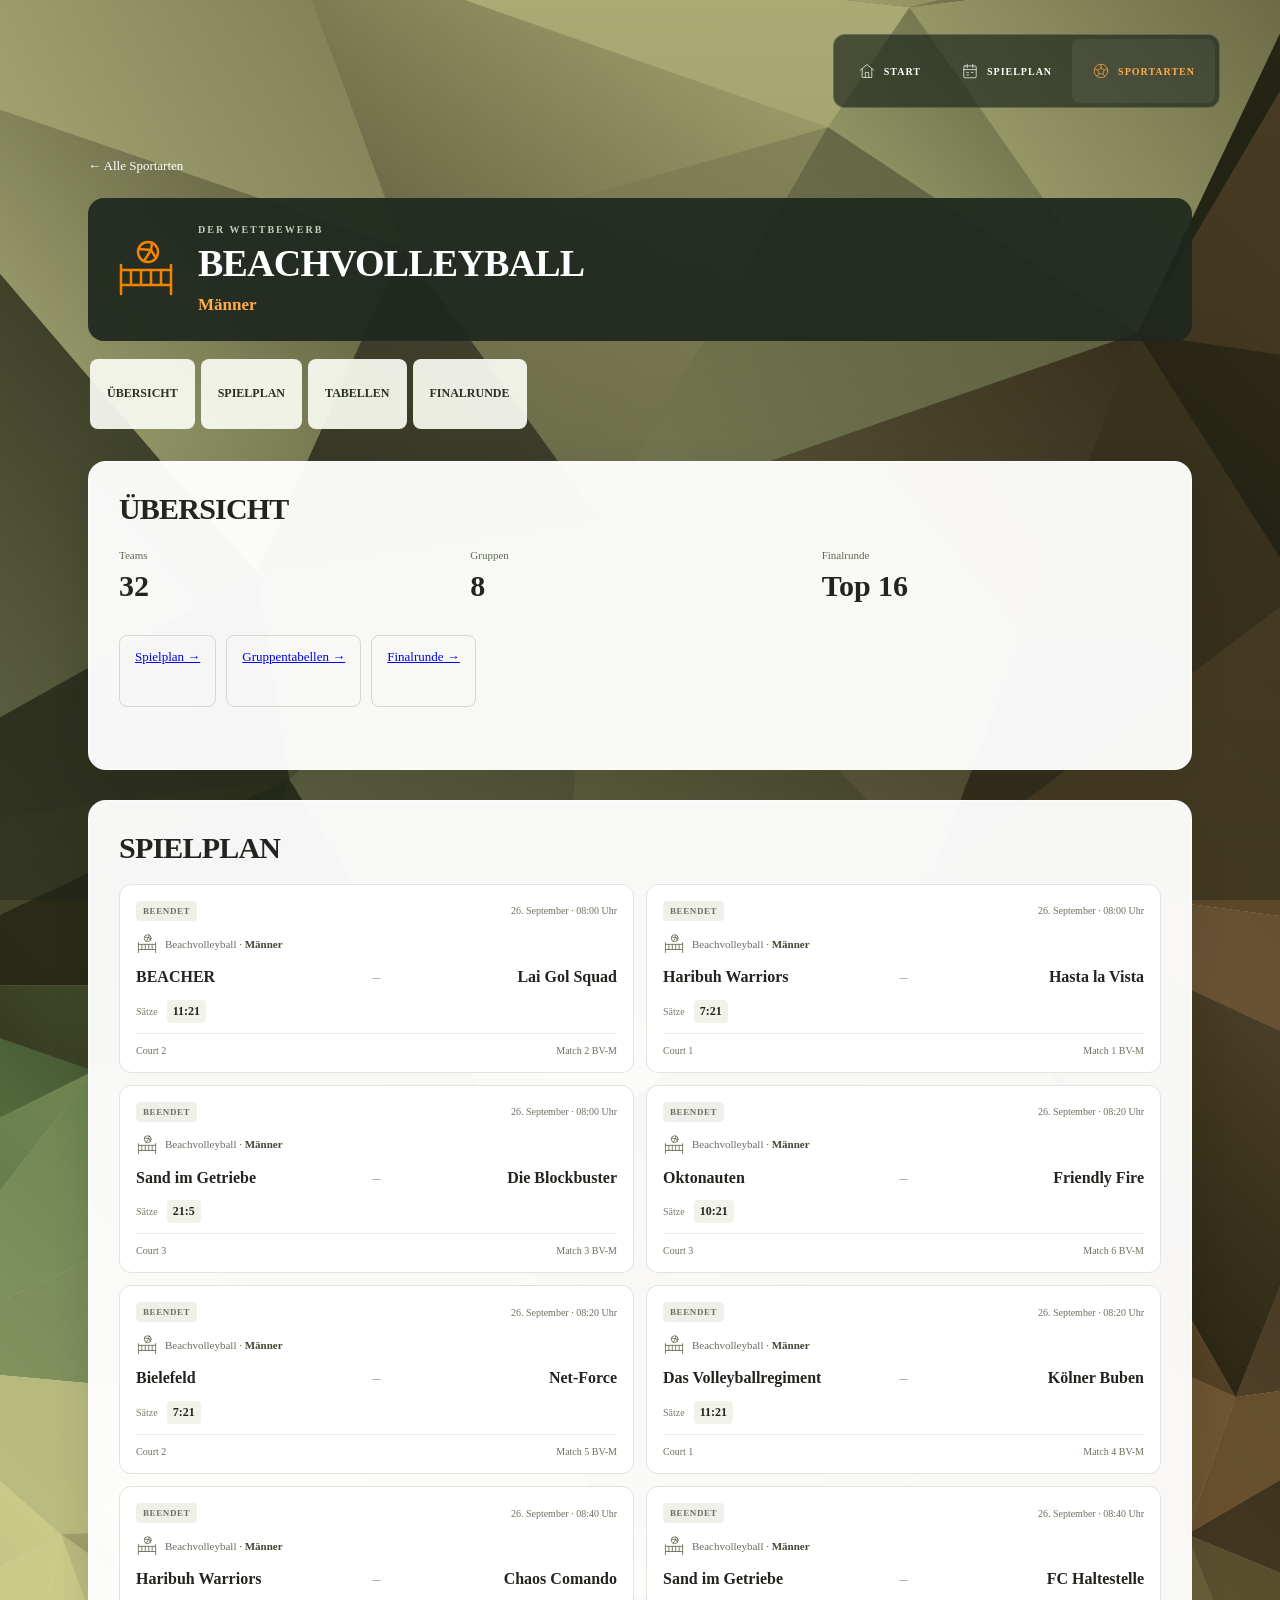
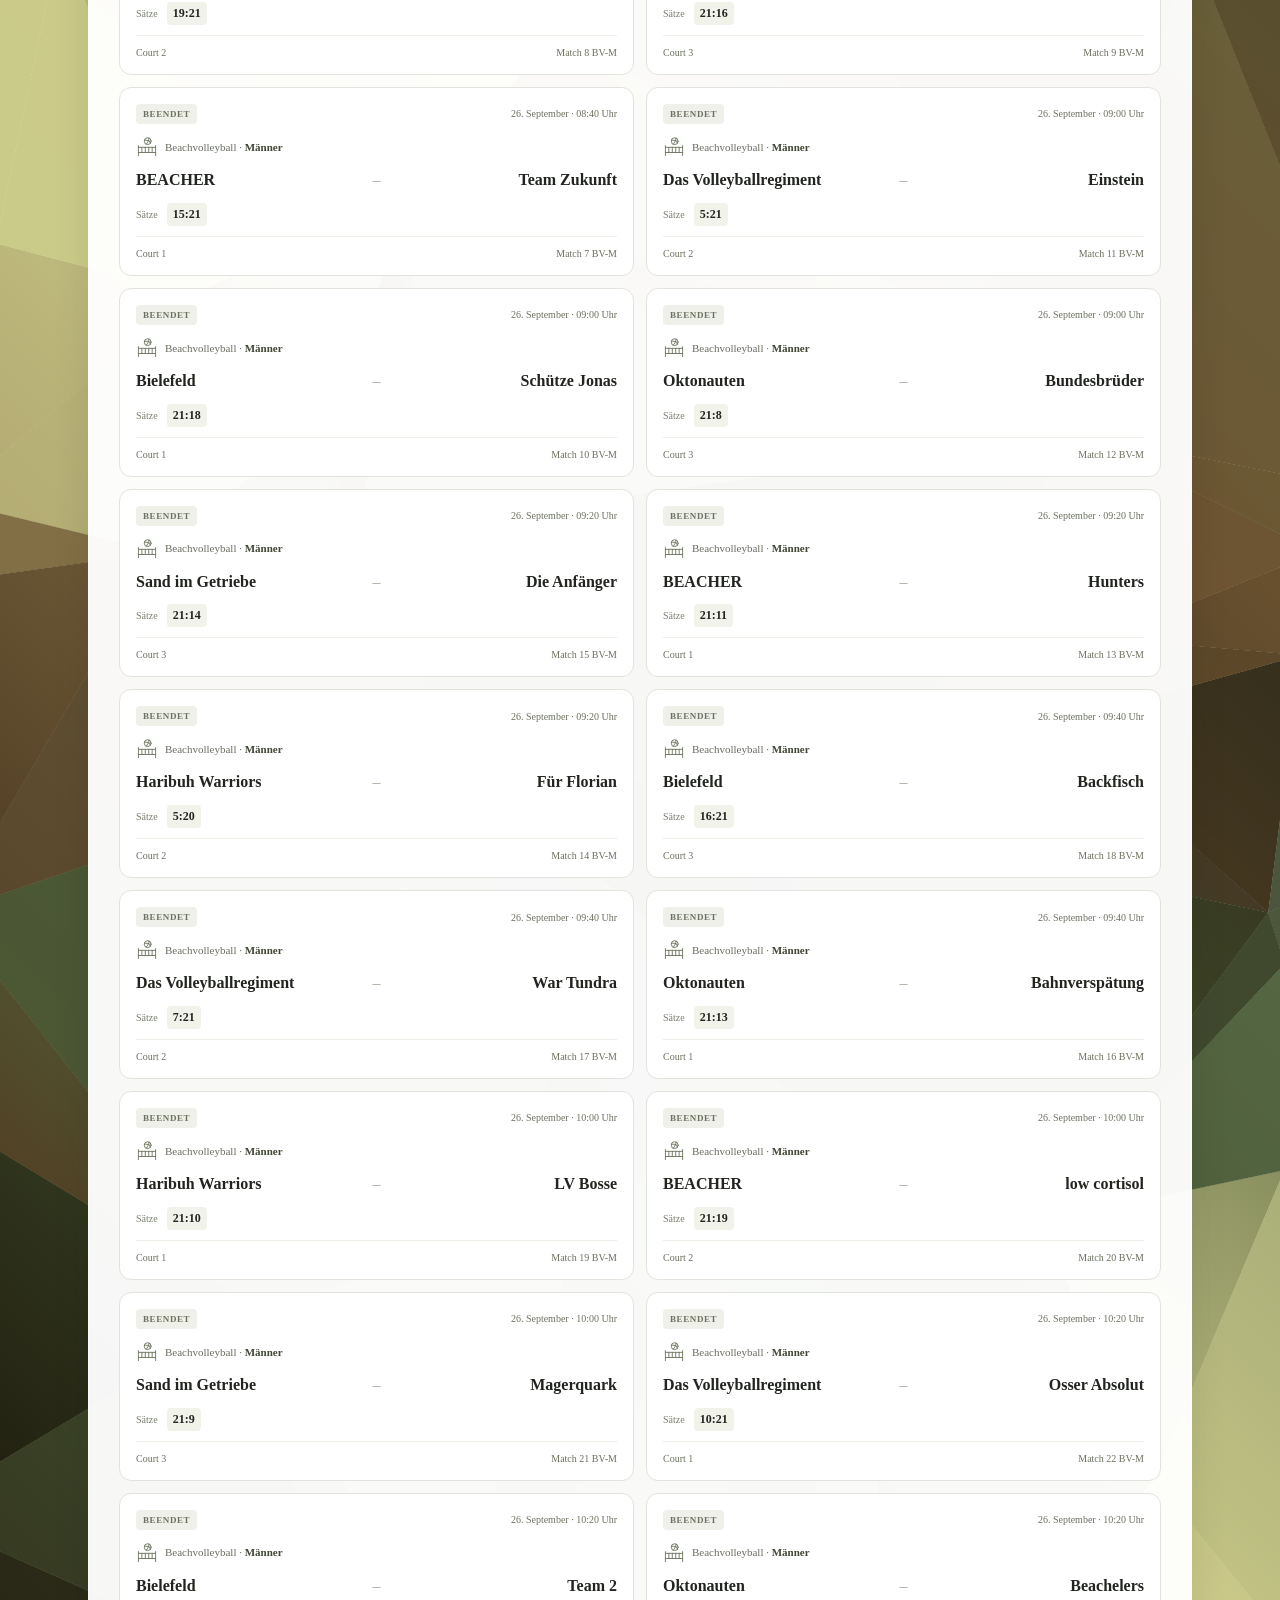
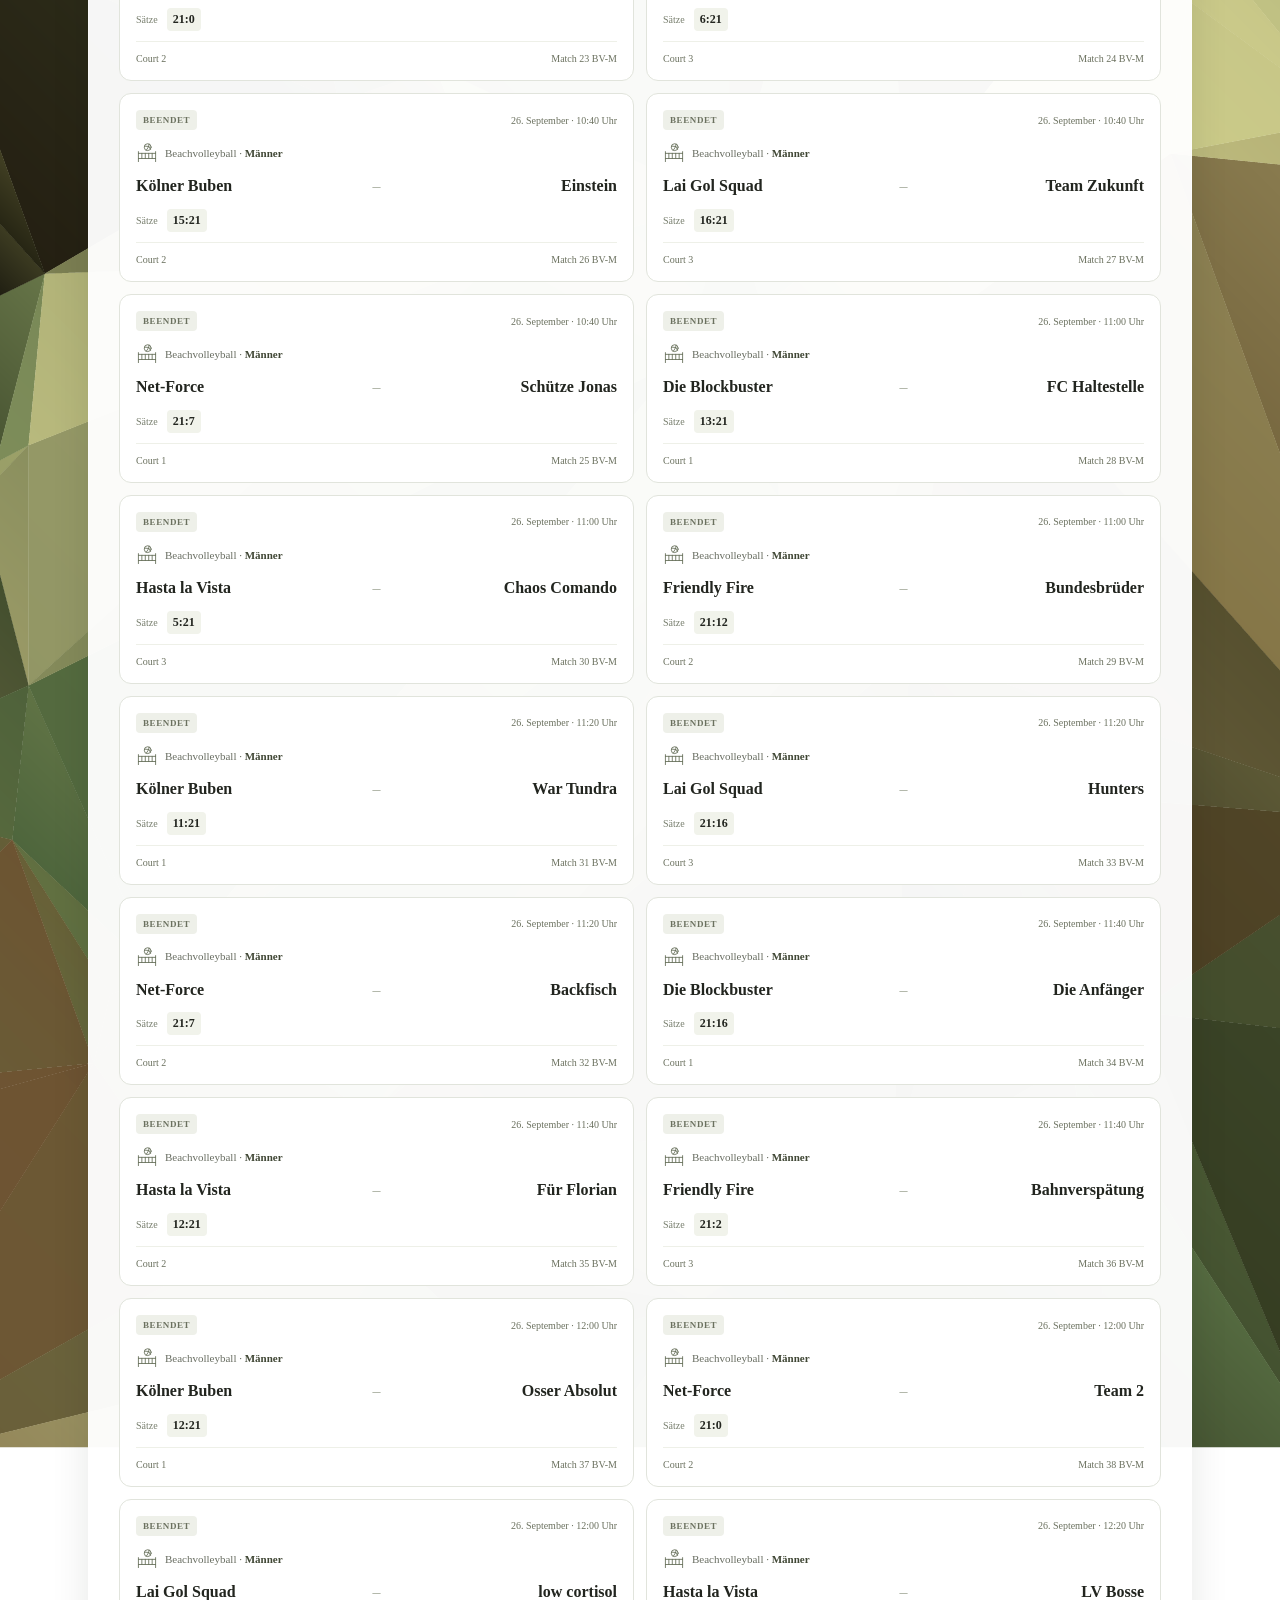
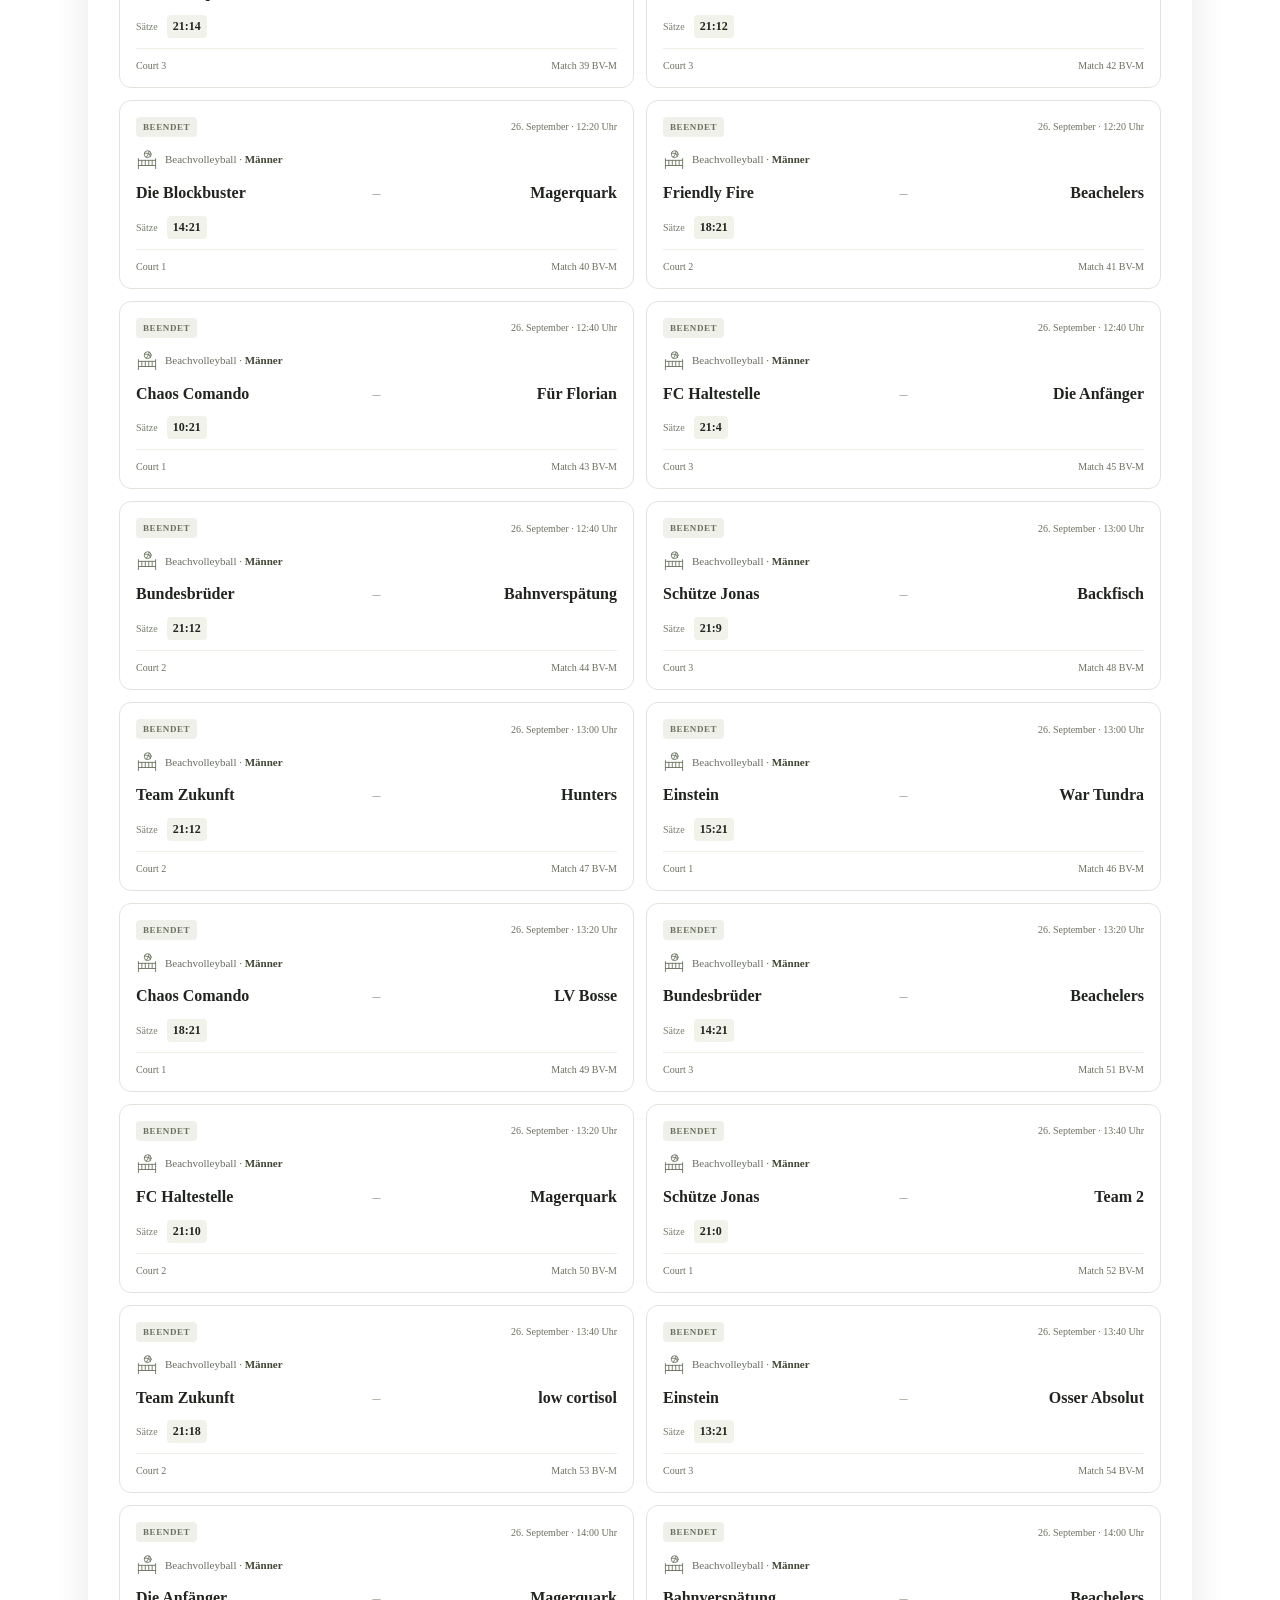
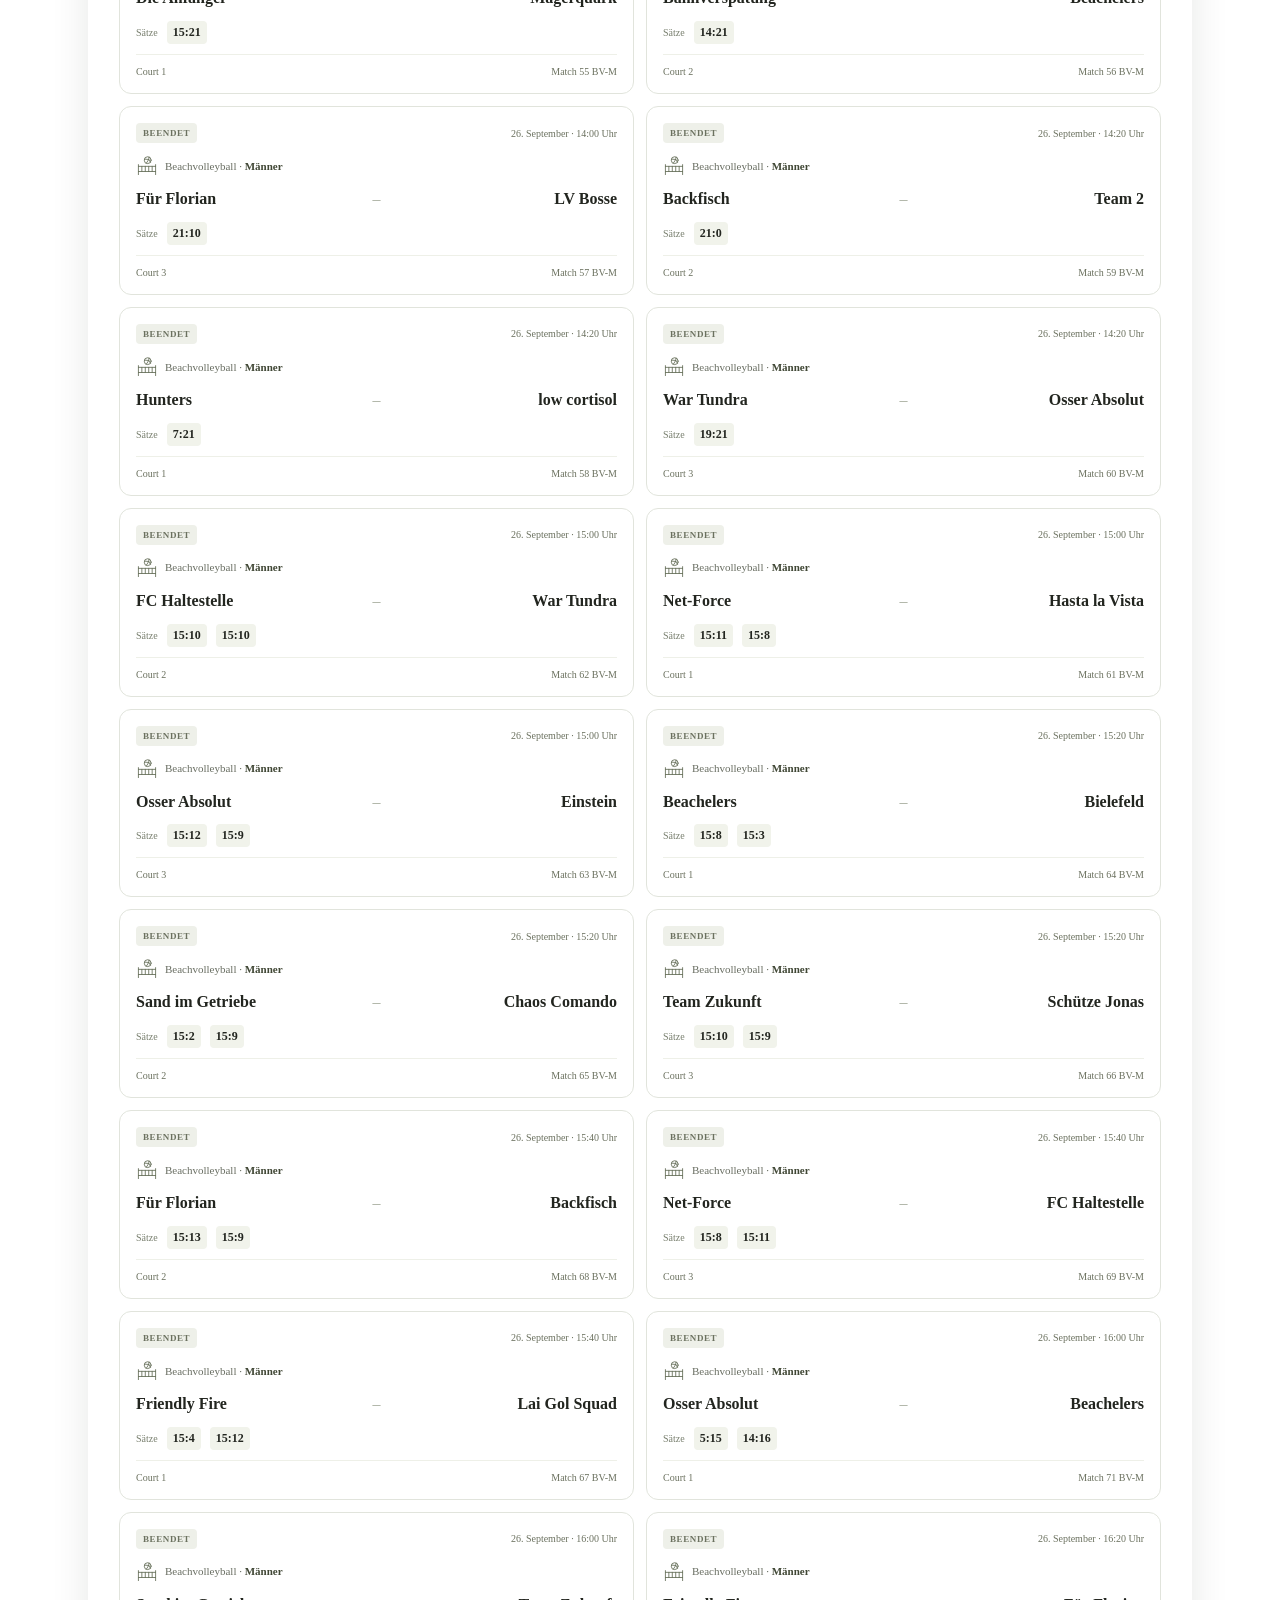
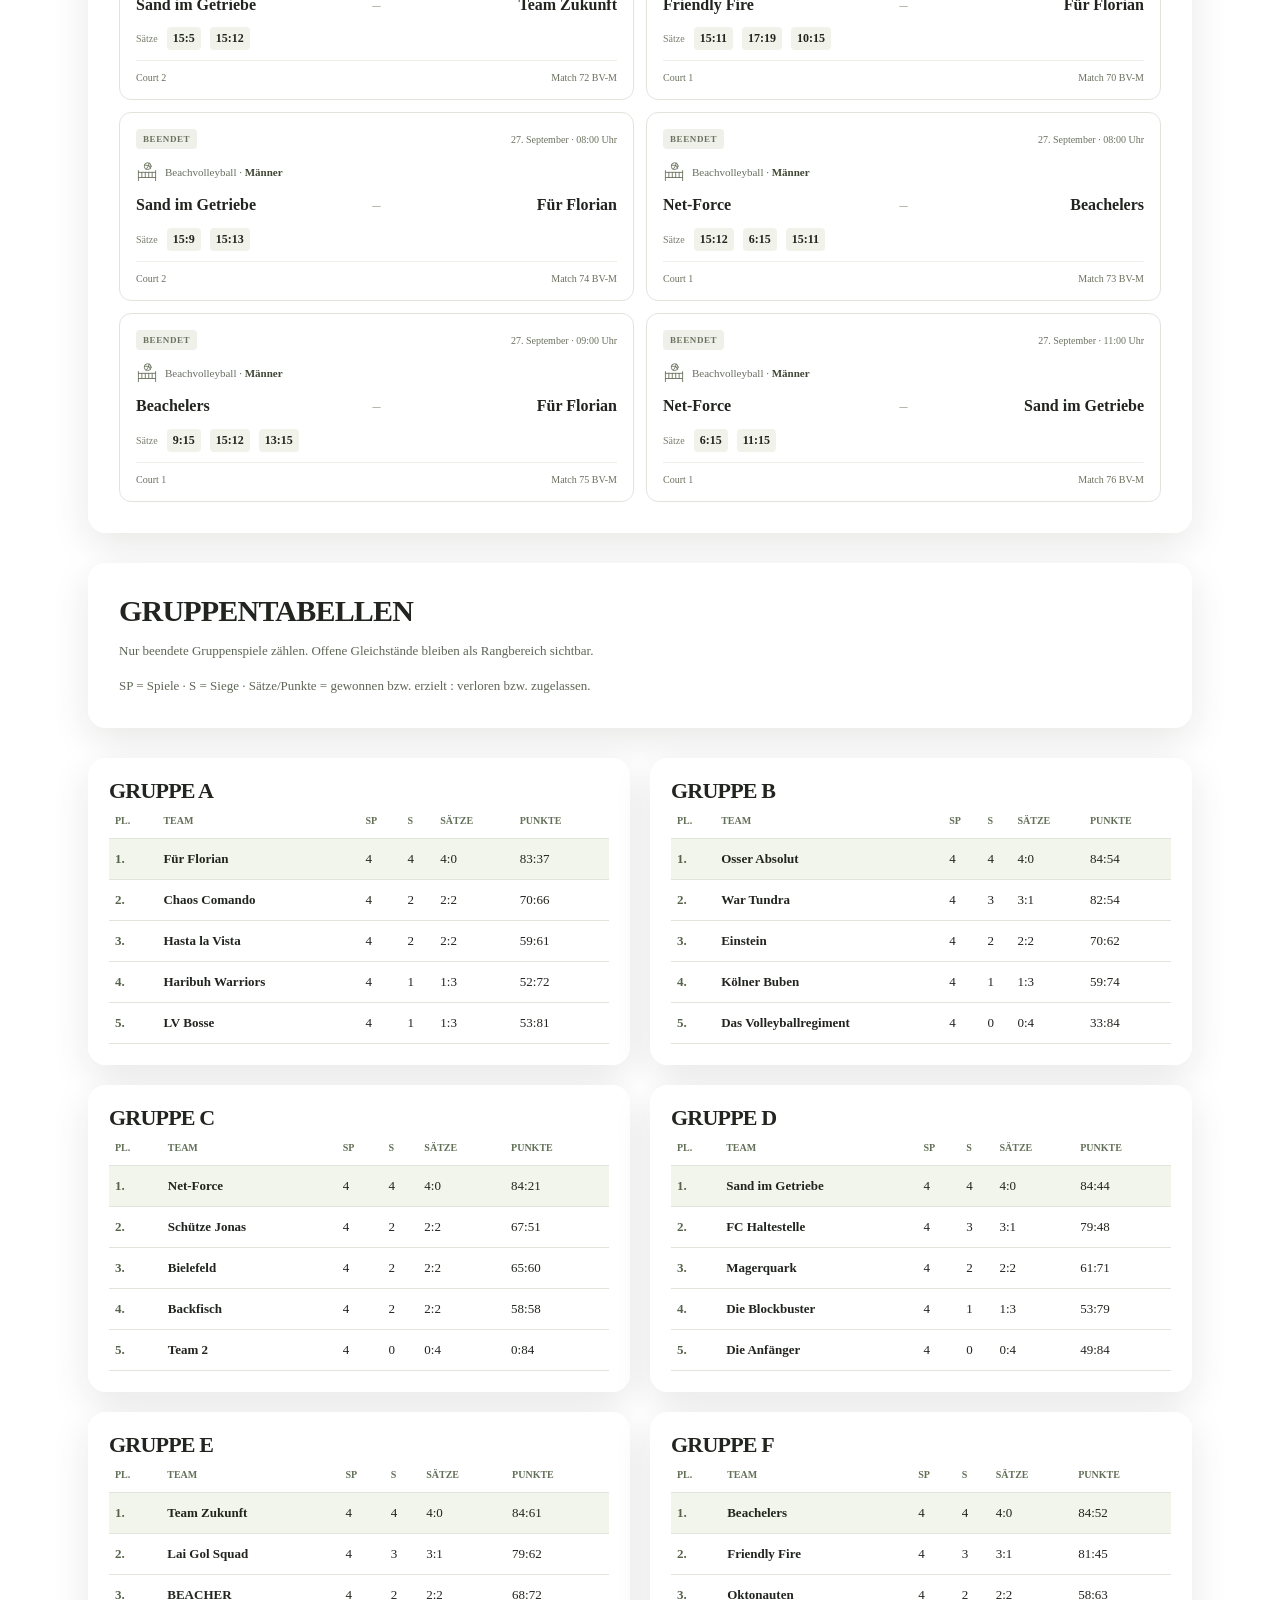
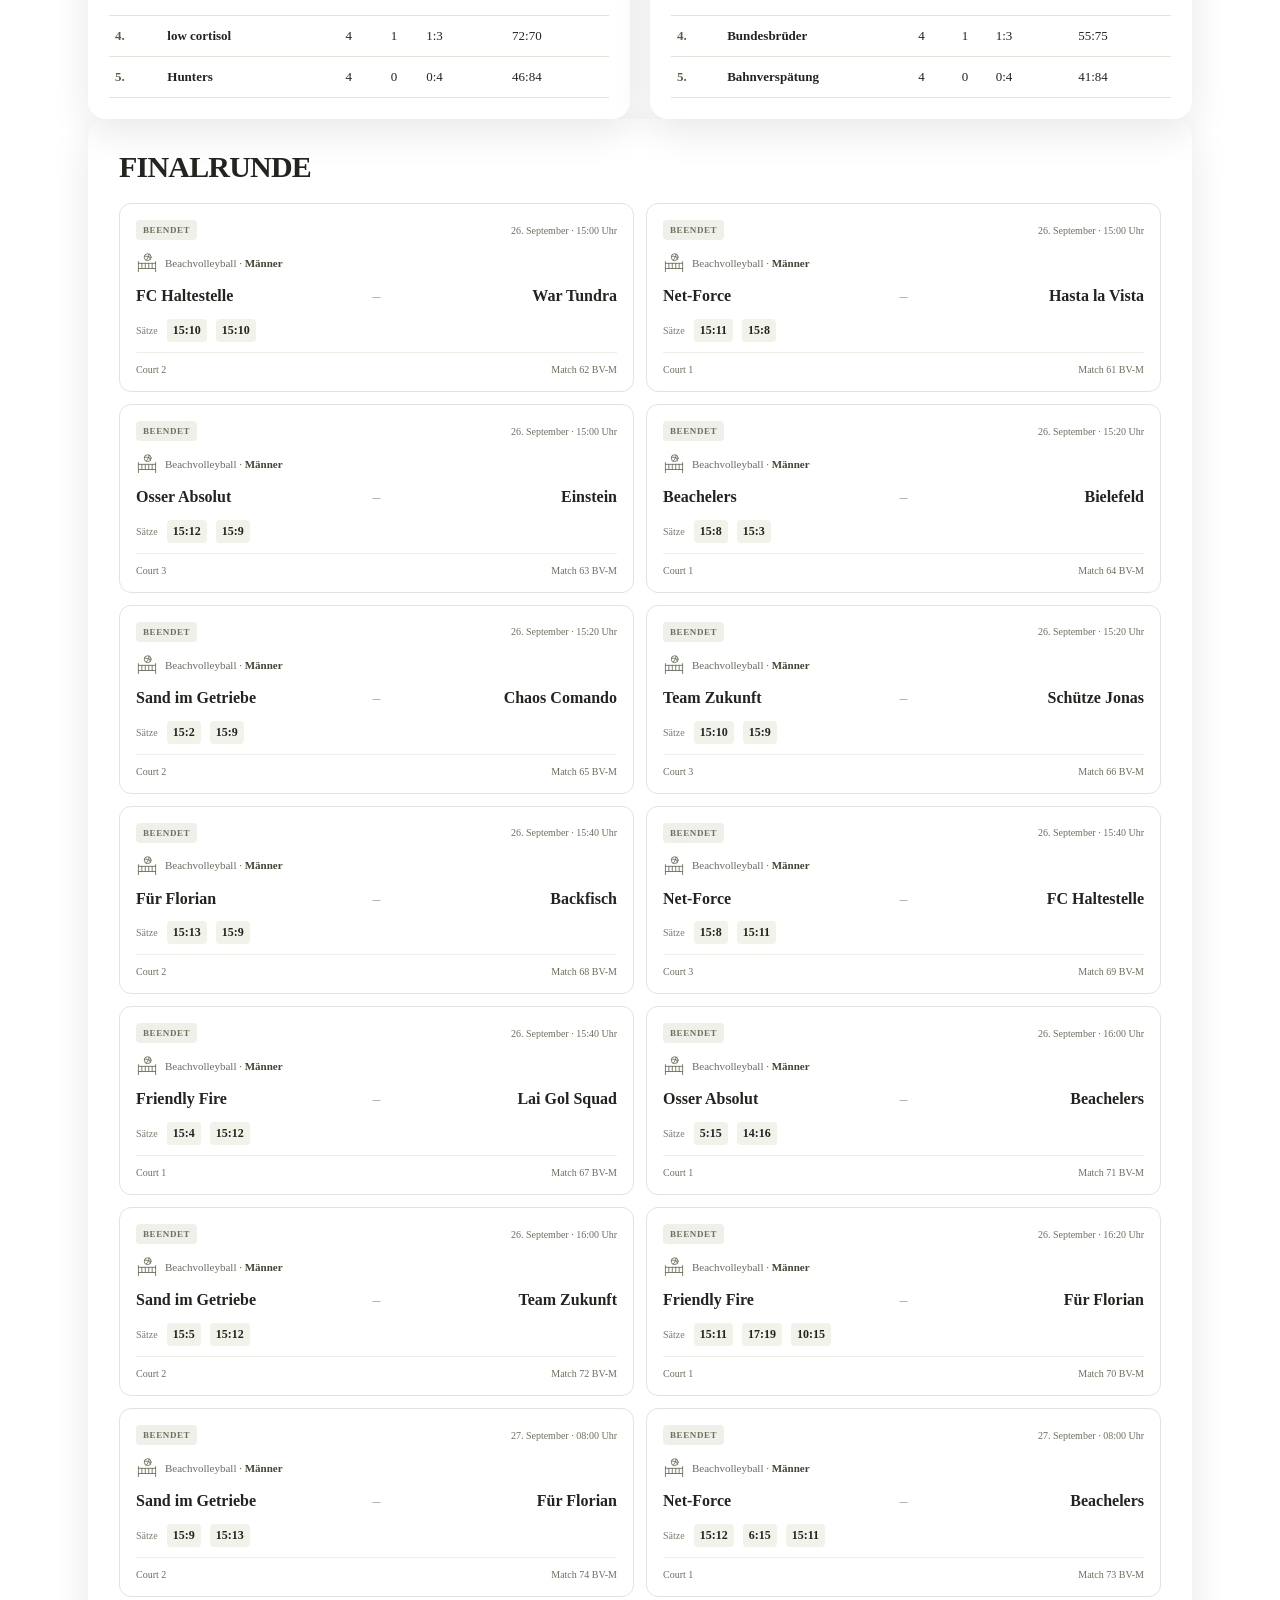
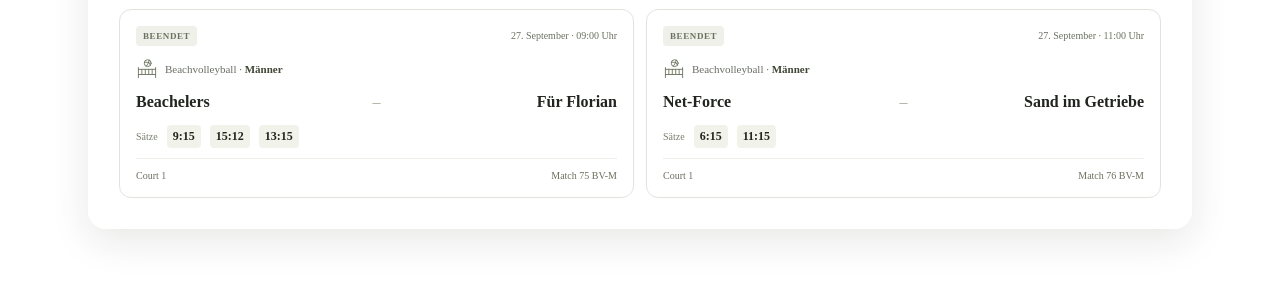
<file: competitions/beachvolleyball-maenner.html>
<!doctype html>
<html lang="de">
<head>
<meta charset="utf-8">
<meta name="viewport" content="width=device-width,initial-scale=1">
<title>Beachvolleyball Männer</title>
<link rel="stylesheet" href="../public.css">
</head>

<body>
<div class="public-site">

  <div class="public-backdrop">
    <img src="../branding/polygon.png" alt="">
  </div>

  <a class="skip-link" href="#public-main">Zum Inhalt</a>

  <header class="public-header">
    
<nav class="public-nav" aria-label="Hauptnavigation">

  <a href="../index.html"
     >
    <svg viewBox="0 0 64 64"
    fill="none"
    stroke="currentColor"
    stroke-width="2.5"
    stroke-linecap="round"
    stroke-linejoin="round"
    aria-hidden="true"><path d="M8 29 32 9l24 20M15 25v30h34V25M26 55V37h12v18"/></svg>
    <span>Start</span>
  </a>

  <a href="../spielplan.html"
     >
    <svg viewBox="0 0 64 64"
    fill="none"
    stroke="currentColor"
    stroke-width="2.5"
    stroke-linecap="round"
    stroke-linejoin="round"
    aria-hidden="true"><rect x="10" y="14" width="44" height="42" rx="4"/>
           <path d="M10 27h44M22 8v13M42 8v13M21 37h6m10 0h6M21 46h6"/></svg>
    <span>Spielplan</span>
  </a>

  <a href="../sportarten.html"
     aria-current="page">
    <svg viewBox="0 0 64 64"
    fill="none"
    stroke="currentColor"
    stroke-width="2.5"
    stroke-linecap="round"
    stroke-linejoin="round"
    aria-hidden="true"><circle cx="32" cy="32" r="24"/>
             <path d="m32 21 11 8-4 13H25l-4-13 11-8ZM32 21V8M43 29l12-5M39 42l7 10M25 42l-7 10M21 29 9 24"/></svg>
    <span>Sportarten</span>
  </a>

</nav>
  </header>

  <main id="public-main" class="public-main">
    
<div class="competition-area" data-competition-slug="beachvolleyball-maenner">


<a class="competition-back"
   href="../sportarten.html">
  ← Alle Sportarten
</a>

<header class="competition-header">

  <svg viewBox="0 0 64 64"
    fill="none"
    stroke="currentColor"
    stroke-width="2.5"
    stroke-linecap="round"
    stroke-linejoin="round"
    aria-hidden="true"><path d="M7 28v29M57 28v29M7 33h50M7 48h50M17 33v15m10-15v15m10-15v15m10-15v15"/>
             <circle cx="34" cy="15" r="10"/>
             <path d="m25 12 12 1 5 8m-5-8 1-7M30 24l7-11"/></svg>

  <div>
    <p class="eyebrow">Der Wettbewerb</p>

    <h1>
      Beachvolleyball
    </h1>

    <p class="competition-category">
      Männer
    </p>
  </div>

</header>

<nav class="competition-tabs"
     aria-label="Wettbewerbsnavigation">

  <a href="#uebersicht">Übersicht</a>
  <a href="#spielplan">Spielplan</a>
  <a href="#tabellen">Tabellen</a>
  <a href="#finalrunde">Finalrunde</a>

</nav>

<section id="uebersicht"
         class="public-panel">

  <h2>Übersicht</h2>

  <dl class="competition-stats">

    <div>
      <dt>Teams</dt>
      <dd>32</dd>
    </div>

    <div>
      <dt>Gruppen</dt>
      <dd>8</dd>
    </div>

    <div>
      <dt>Finalrunde</dt>
      <dd>Top 16</dd>
    </div>

  </dl>

  <div class="competition-shortcuts">
    <a href="#spielplan">Spielplan →</a>
    <a href="#tabellen">Gruppentabellen →</a>
    <a href="#finalrunde">Finalrunde →</a>
  </div>

</section>

<section id="spielplan"
         class="public-panel">

  <div class="section-heading">
    <h2>Spielplan</h2>
  </div>

  <div class="match-grid" data-competition-matches>
    
<article class="match-card">
  <div class="match-top">
    <span class="status status-FINAL">
      
      BEENDET
    </span>

    <span>
      25. September · 
      09:00 Uhr
    </span>
  </div>

  <div class="match-meta">
    <svg viewBox="0 0 64 64"
    fill="none"
    stroke="currentColor"
    stroke-width="2.5"
    stroke-linecap="round"
    stroke-linejoin="round"
    aria-hidden="true"><path d="M7 28v29M57 28v29M7 33h50M7 48h50M17 33v15m10-15v15m10-15v15m10-15v15"/>
             <circle cx="34" cy="15" r="10"/>
             <path d="m25 12 12 1 5 8m-5-8 1-7M30 24l7-11"/></svg>
    <span>Beachvolleyball · <strong>Männer</strong></span>
  </div>

  <div class="match-teams">
    <strong>BYE</strong>
    <span class="versus">–</span>
    <strong>Team T</strong>
  </div>

  <div class="score-line">
          <span>Sätze</span>
          <strong>15:12</strong>
        </div>
  

  <div class="match-bottom">
    <span>Court 1</span>
    <span>Match 1 BV-M</span>
  </div>
</article>
<article class="match-card">
  <div class="match-top">
    <span class="status status-FINAL">
      
      BEENDET
    </span>

    <span>
      25. September · 
      09:00 Uhr
    </span>
  </div>

  <div class="match-meta">
    <svg viewBox="0 0 64 64"
    fill="none"
    stroke="currentColor"
    stroke-width="2.5"
    stroke-linecap="round"
    stroke-linejoin="round"
    aria-hidden="true"><path d="M7 28v29M57 28v29M7 33h50M7 48h50M17 33v15m10-15v15m10-15v15m10-15v15"/>
             <circle cx="34" cy="15" r="10"/>
             <path d="m25 12 12 1 5 8m-5-8 1-7M30 24l7-11"/></svg>
    <span>Beachvolleyball · <strong>Männer</strong></span>
  </div>

  <div class="match-teams">
    <strong>Team K</strong>
    <span class="versus">–</span>
    <strong>Die wilden 4</strong>
  </div>

  <div class="score-line">
          <span>Sätze</span>
          <strong>14:16</strong>
        </div>
  

  <div class="match-bottom">
    <span>Court 2</span>
    <span>Match 2 BV-M</span>
  </div>
</article>
<article class="match-card">
  <div class="match-top">
    <span class="status status-FINAL">
      
      BEENDET
    </span>

    <span>
      25. September · 
      09:00 Uhr
    </span>
  </div>

  <div class="match-meta">
    <svg viewBox="0 0 64 64"
    fill="none"
    stroke="currentColor"
    stroke-width="2.5"
    stroke-linecap="round"
    stroke-linejoin="round"
    aria-hidden="true"><path d="M7 28v29M57 28v29M7 33h50M7 48h50M17 33v15m10-15v15m10-15v15m10-15v15"/>
             <circle cx="34" cy="15" r="10"/>
             <path d="m25 12 12 1 5 8m-5-8 1-7M30 24l7-11"/></svg>
    <span>Beachvolleyball · <strong>Männer</strong></span>
  </div>

  <div class="match-teams">
    <strong>Team M</strong>
    <span class="versus">–</span>
    <strong>Team CC</strong>
  </div>

  <div class="score-line">
          <span>Sätze</span>
          <strong>15:12</strong>
        </div>
  

  <div class="match-bottom">
    <span>Court 3</span>
    <span>Match 3 BV-M</span>
  </div>
</article>
<article class="match-card">
  <div class="match-top">
    <span class="status status-FINAL">
      
      BEENDET
    </span>

    <span>
      25. September · 
      09:20 Uhr
    </span>
  </div>

  <div class="match-meta">
    <svg viewBox="0 0 64 64"
    fill="none"
    stroke="currentColor"
    stroke-width="2.5"
    stroke-linecap="round"
    stroke-linejoin="round"
    aria-hidden="true"><path d="M7 28v29M57 28v29M7 33h50M7 48h50M17 33v15m10-15v15m10-15v15m10-15v15"/>
             <circle cx="34" cy="15" r="10"/>
             <path d="m25 12 12 1 5 8m-5-8 1-7M30 24l7-11"/></svg>
    <span>Beachvolleyball · <strong>Männer</strong></span>
  </div>

  <div class="match-teams">
    <strong>Team I</strong>
    <span class="versus">–</span>
    <strong>Team DD</strong>
  </div>

  <div class="score-line">
          <span>Sätze</span>
          <strong>15:8</strong>
        </div>
  

  <div class="match-bottom">
    <span>Court 1</span>
    <span>Match 4 BV-M</span>
  </div>
</article>
<article class="match-card">
  <div class="match-top">
    <span class="status status-FINAL">
      
      BEENDET
    </span>

    <span>
      25. September · 
      09:20 Uhr
    </span>
  </div>

  <div class="match-meta">
    <svg viewBox="0 0 64 64"
    fill="none"
    stroke="currentColor"
    stroke-width="2.5"
    stroke-linecap="round"
    stroke-linejoin="round"
    aria-hidden="true"><path d="M7 28v29M57 28v29M7 33h50M7 48h50M17 33v15m10-15v15m10-15v15m10-15v15"/>
             <circle cx="34" cy="15" r="10"/>
             <path d="m25 12 12 1 5 8m-5-8 1-7M30 24l7-11"/></svg>
    <span>Beachvolleyball · <strong>Männer</strong></span>
  </div>

  <div class="match-teams">
    <strong>Team B</strong>
    <span class="versus">–</span>
    <strong>Team X</strong>
  </div>

  <div class="score-line">
          <span>Sätze</span>
          <strong>15:12</strong>
        </div>
  

  <div class="match-bottom">
    <span>Court 2</span>
    <span>Match 5 BV-M</span>
  </div>
</article>
<article class="match-card">
  <div class="match-top">
    <span class="status status-FINAL">
      
      BEENDET
    </span>

    <span>
      25. September · 
      09:20 Uhr
    </span>
  </div>

  <div class="match-meta">
    <svg viewBox="0 0 64 64"
    fill="none"
    stroke="currentColor"
    stroke-width="2.5"
    stroke-linecap="round"
    stroke-linejoin="round"
    aria-hidden="true"><path d="M7 28v29M57 28v29M7 33h50M7 48h50M17 33v15m10-15v15m10-15v15m10-15v15"/>
             <circle cx="34" cy="15" r="10"/>
             <path d="m25 12 12 1 5 8m-5-8 1-7M30 24l7-11"/></svg>
    <span>Beachvolleyball · <strong>Männer</strong></span>
  </div>

  <div class="match-teams">
    <strong>Team S</strong>
    <span class="versus">–</span>
    <strong>Team C</strong>
  </div>

  <div class="score-line">
          <span>Sätze</span>
          <strong>15:12</strong>
        </div>
  

  <div class="match-bottom">
    <span>Court 3</span>
    <span>Match 6 BV-M</span>
  </div>
</article>
<article class="match-card">
  <div class="match-top">
    <span class="status status-FINAL">
      
      BEENDET
    </span>

    <span>
      25. September · 
      09:40 Uhr
    </span>
  </div>

  <div class="match-meta">
    <svg viewBox="0 0 64 64"
    fill="none"
    stroke="currentColor"
    stroke-width="2.5"
    stroke-linecap="round"
    stroke-linejoin="round"
    aria-hidden="true"><path d="M7 28v29M57 28v29M7 33h50M7 48h50M17 33v15m10-15v15m10-15v15m10-15v15"/>
             <circle cx="34" cy="15" r="10"/>
             <path d="m25 12 12 1 5 8m-5-8 1-7M30 24l7-11"/></svg>
    <span>Beachvolleyball · <strong>Männer</strong></span>
  </div>

  <div class="match-teams">
    <strong>Team H</strong>
    <span class="versus">–</span>
    <strong>Team A</strong>
  </div>

  <div class="score-line">
          <span>Sätze</span>
          <strong>15:11</strong>
        </div>
  

  <div class="match-bottom">
    <span>Court 3</span>
    <span>Match 9 BV-M</span>
  </div>
</article>
<article class="match-card">
  <div class="match-top">
    <span class="status status-FINAL">
      
      BEENDET
    </span>

    <span>
      25. September · 
      09:40 Uhr
    </span>
  </div>

  <div class="match-meta">
    <svg viewBox="0 0 64 64"
    fill="none"
    stroke="currentColor"
    stroke-width="2.5"
    stroke-linecap="round"
    stroke-linejoin="round"
    aria-hidden="true"><path d="M7 28v29M57 28v29M7 33h50M7 48h50M17 33v15m10-15v15m10-15v15m10-15v15"/>
             <circle cx="34" cy="15" r="10"/>
             <path d="m25 12 12 1 5 8m-5-8 1-7M30 24l7-11"/></svg>
    <span>Beachvolleyball · <strong>Männer</strong></span>
  </div>

  <div class="match-teams">
    <strong>Team U</strong>
    <span class="versus">–</span>
    <strong>Team O</strong>
  </div>

  <div class="score-line">
          <span>Sätze</span>
          <strong>8:15</strong>
        </div>
  

  <div class="match-bottom">
    <span>Court 1</span>
    <span>Match 7 BV-M</span>
  </div>
</article>
<article class="match-card">
  <div class="match-top">
    <span class="status status-FINAL">
      
      BEENDET
    </span>

    <span>
      25. September · 
      09:40 Uhr
    </span>
  </div>

  <div class="match-meta">
    <svg viewBox="0 0 64 64"
    fill="none"
    stroke="currentColor"
    stroke-width="2.5"
    stroke-linecap="round"
    stroke-linejoin="round"
    aria-hidden="true"><path d="M7 28v29M57 28v29M7 33h50M7 48h50M17 33v15m10-15v15m10-15v15m10-15v15"/>
             <circle cx="34" cy="15" r="10"/>
             <path d="m25 12 12 1 5 8m-5-8 1-7M30 24l7-11"/></svg>
    <span>Beachvolleyball · <strong>Männer</strong></span>
  </div>

  <div class="match-teams">
    <strong>Team Y</strong>
    <span class="versus">–</span>
    <strong>Team Q</strong>
  </div>

  <div class="score-line">
          <span>Sätze</span>
          <strong>10:15</strong>
        </div>
  

  <div class="match-bottom">
    <span>Court 2</span>
    <span>Match 8 BV-M</span>
  </div>
</article>
<article class="match-card">
  <div class="match-top">
    <span class="status status-FINAL">
      
      BEENDET
    </span>

    <span>
      25. September · 
      10:00 Uhr
    </span>
  </div>

  <div class="match-meta">
    <svg viewBox="0 0 64 64"
    fill="none"
    stroke="currentColor"
    stroke-width="2.5"
    stroke-linecap="round"
    stroke-linejoin="round"
    aria-hidden="true"><path d="M7 28v29M57 28v29M7 33h50M7 48h50M17 33v15m10-15v15m10-15v15m10-15v15"/>
             <circle cx="34" cy="15" r="10"/>
             <path d="m25 12 12 1 5 8m-5-8 1-7M30 24l7-11"/></svg>
    <span>Beachvolleyball · <strong>Männer</strong></span>
  </div>

  <div class="match-teams">
    <strong>Team Z</strong>
    <span class="versus">–</span>
    <strong>Team AA</strong>
  </div>

  <div class="score-line">
          <span>Sätze</span>
          <strong>15:9</strong>
        </div>
  

  <div class="match-bottom">
    <span>Court 1</span>
    <span>Match 10 BV-M</span>
  </div>
</article>
<article class="match-card">
  <div class="match-top">
    <span class="status status-FINAL">
      
      BEENDET
    </span>

    <span>
      25. September · 
      10:00 Uhr
    </span>
  </div>

  <div class="match-meta">
    <svg viewBox="0 0 64 64"
    fill="none"
    stroke="currentColor"
    stroke-width="2.5"
    stroke-linecap="round"
    stroke-linejoin="round"
    aria-hidden="true"><path d="M7 28v29M57 28v29M7 33h50M7 48h50M17 33v15m10-15v15m10-15v15m10-15v15"/>
             <circle cx="34" cy="15" r="10"/>
             <path d="m25 12 12 1 5 8m-5-8 1-7M30 24l7-11"/></svg>
    <span>Beachvolleyball · <strong>Männer</strong></span>
  </div>

  <div class="match-teams">
    <strong>Team L</strong>
    <span class="versus">–</span>
    <strong>Team E</strong>
  </div>

  <div class="score-line">
          <span>Sätze</span>
          <strong>15:17</strong>
        </div>
  

  <div class="match-bottom">
    <span>Court 2</span>
    <span>Match 11 BV-M</span>
  </div>
</article>
<article class="match-card">
  <div class="match-top">
    <span class="status status-FINAL">
      
      BEENDET
    </span>

    <span>
      25. September · 
      10:00 Uhr
    </span>
  </div>

  <div class="match-meta">
    <svg viewBox="0 0 64 64"
    fill="none"
    stroke="currentColor"
    stroke-width="2.5"
    stroke-linecap="round"
    stroke-linejoin="round"
    aria-hidden="true"><path d="M7 28v29M57 28v29M7 33h50M7 48h50M17 33v15m10-15v15m10-15v15m10-15v15"/>
             <circle cx="34" cy="15" r="10"/>
             <path d="m25 12 12 1 5 8m-5-8 1-7M30 24l7-11"/></svg>
    <span>Beachvolleyball · <strong>Männer</strong></span>
  </div>

  <div class="match-teams">
    <strong>Team V</strong>
    <span class="versus">–</span>
    <strong>Team R</strong>
  </div>

  <div class="score-line">
          <span>Sätze</span>
          <strong>16:14</strong>
        </div>
  

  <div class="match-bottom">
    <span>Court 3</span>
    <span>Match 12 BV-M</span>
  </div>
</article>
<article class="match-card">
  <div class="match-top">
    <span class="status status-FINAL">
      
      BEENDET
    </span>

    <span>
      25. September · 
      10:20 Uhr
    </span>
  </div>

  <div class="match-meta">
    <svg viewBox="0 0 64 64"
    fill="none"
    stroke="currentColor"
    stroke-width="2.5"
    stroke-linecap="round"
    stroke-linejoin="round"
    aria-hidden="true"><path d="M7 28v29M57 28v29M7 33h50M7 48h50M17 33v15m10-15v15m10-15v15m10-15v15"/>
             <circle cx="34" cy="15" r="10"/>
             <path d="m25 12 12 1 5 8m-5-8 1-7M30 24l7-11"/></svg>
    <span>Beachvolleyball · <strong>Männer</strong></span>
  </div>

  <div class="match-teams">
    <strong>Team J</strong>
    <span class="versus">–</span>
    <strong>Team N</strong>
  </div>

  <div class="score-line">
          <span>Sätze</span>
          <strong>16:14</strong>
        </div>
  

  <div class="match-bottom">
    <span>Court 1</span>
    <span>Match 13 BV-M</span>
  </div>
</article>
<article class="match-card">
  <div class="match-top">
    <span class="status status-FINAL">
      
      BEENDET
    </span>

    <span>
      25. September · 
      10:20 Uhr
    </span>
  </div>

  <div class="match-meta">
    <svg viewBox="0 0 64 64"
    fill="none"
    stroke="currentColor"
    stroke-width="2.5"
    stroke-linecap="round"
    stroke-linejoin="round"
    aria-hidden="true"><path d="M7 28v29M57 28v29M7 33h50M7 48h50M17 33v15m10-15v15m10-15v15m10-15v15"/>
             <circle cx="34" cy="15" r="10"/>
             <path d="m25 12 12 1 5 8m-5-8 1-7M30 24l7-11"/></svg>
    <span>Beachvolleyball · <strong>Männer</strong></span>
  </div>

  <div class="match-teams">
    <strong>Team D</strong>
    <span class="versus">–</span>
    <strong>Team BB</strong>
  </div>

  <div class="score-line">
          <span>Sätze</span>
          <strong>15:11</strong>
        </div>
  

  <div class="match-bottom">
    <span>Court 2</span>
    <span>Match 14 BV-M</span>
  </div>
</article>
<article class="match-card">
  <div class="match-top">
    <span class="status status-FINAL">
      
      BEENDET
    </span>

    <span>
      25. September · 
      10:20 Uhr
    </span>
  </div>

  <div class="match-meta">
    <svg viewBox="0 0 64 64"
    fill="none"
    stroke="currentColor"
    stroke-width="2.5"
    stroke-linecap="round"
    stroke-linejoin="round"
    aria-hidden="true"><path d="M7 28v29M57 28v29M7 33h50M7 48h50M17 33v15m10-15v15m10-15v15m10-15v15"/>
             <circle cx="34" cy="15" r="10"/>
             <path d="m25 12 12 1 5 8m-5-8 1-7M30 24l7-11"/></svg>
    <span>Beachvolleyball · <strong>Männer</strong></span>
  </div>

  <div class="match-teams">
    <strong>Team G</strong>
    <span class="versus">–</span>
    <strong>Team F</strong>
  </div>

  <div class="score-line">
          <span>Sätze</span>
          <strong>15:8</strong>
        </div>
  

  <div class="match-bottom">
    <span>Court 3</span>
    <span>Match 15 BV-M</span>
  </div>
</article>
<article class="match-card">
  <div class="match-top">
    <span class="status status-FINAL">
      
      BEENDET
    </span>

    <span>
      25. September · 
      10:40 Uhr
    </span>
  </div>

  <div class="match-meta">
    <svg viewBox="0 0 64 64"
    fill="none"
    stroke="currentColor"
    stroke-width="2.5"
    stroke-linecap="round"
    stroke-linejoin="round"
    aria-hidden="true"><path d="M7 28v29M57 28v29M7 33h50M7 48h50M17 33v15m10-15v15m10-15v15m10-15v15"/>
             <circle cx="34" cy="15" r="10"/>
             <path d="m25 12 12 1 5 8m-5-8 1-7M30 24l7-11"/></svg>
    <span>Beachvolleyball · <strong>Männer</strong></span>
  </div>

  <div class="match-teams">
    <strong>Team M</strong>
    <span class="versus">–</span>
    <strong>Team E</strong>
  </div>

  <div class="score-line">
          <span>Sätze</span>
          <strong>15:17</strong>
        </div>
  

  <div class="match-bottom">
    <span>Court 2</span>
    <span>Match 17 BV-M</span>
  </div>
</article>
<article class="match-card">
  <div class="match-top">
    <span class="status status-FINAL">
      
      BEENDET
    </span>

    <span>
      25. September · 
      10:40 Uhr
    </span>
  </div>

  <div class="match-meta">
    <svg viewBox="0 0 64 64"
    fill="none"
    stroke="currentColor"
    stroke-width="2.5"
    stroke-linecap="round"
    stroke-linejoin="round"
    aria-hidden="true"><path d="M7 28v29M57 28v29M7 33h50M7 48h50M17 33v15m10-15v15m10-15v15m10-15v15"/>
             <circle cx="34" cy="15" r="10"/>
             <path d="m25 12 12 1 5 8m-5-8 1-7M30 24l7-11"/></svg>
    <span>Beachvolleyball · <strong>Männer</strong></span>
  </div>

  <div class="match-teams">
    <strong>Team U</strong>
    <span class="versus">–</span>
    <strong>Team AA</strong>
  </div>

  <div class="score-line">
          <span>Sätze</span>
          <strong>11:15</strong>
        </div>
  

  <div class="match-bottom">
    <span>Court 3</span>
    <span>Match 18 BV-M</span>
  </div>
</article>
<article class="match-card">
  <div class="match-top">
    <span class="status status-FINAL">
      
      BEENDET
    </span>

    <span>
      25. September · 
      10:40 Uhr
    </span>
  </div>

  <div class="match-meta">
    <svg viewBox="0 0 64 64"
    fill="none"
    stroke="currentColor"
    stroke-width="2.5"
    stroke-linecap="round"
    stroke-linejoin="round"
    aria-hidden="true"><path d="M7 28v29M57 28v29M7 33h50M7 48h50M17 33v15m10-15v15m10-15v15m10-15v15"/>
             <circle cx="34" cy="15" r="10"/>
             <path d="m25 12 12 1 5 8m-5-8 1-7M30 24l7-11"/></svg>
    <span>Beachvolleyball · <strong>Männer</strong></span>
  </div>

  <div class="match-teams">
    <strong>Team P</strong>
    <span class="versus">–</span>
    <strong>Team W</strong>
  </div>

  <div class="score-line">
          <span>Sätze</span>
          <strong>8:15</strong>
        </div>
  

  <div class="match-bottom">
    <span>Court 1</span>
    <span>Match 16 BV-M</span>
  </div>
</article>
<article class="match-card">
  <div class="match-top">
    <span class="status status-FINAL">
      
      BEENDET
    </span>

    <span>
      25. September · 
      11:00 Uhr
    </span>
  </div>

  <div class="match-meta">
    <svg viewBox="0 0 64 64"
    fill="none"
    stroke="currentColor"
    stroke-width="2.5"
    stroke-linecap="round"
    stroke-linejoin="round"
    aria-hidden="true"><path d="M7 28v29M57 28v29M7 33h50M7 48h50M17 33v15m10-15v15m10-15v15m10-15v15"/>
             <circle cx="34" cy="15" r="10"/>
             <path d="m25 12 12 1 5 8m-5-8 1-7M30 24l7-11"/></svg>
    <span>Beachvolleyball · <strong>Männer</strong></span>
  </div>

  <div class="match-teams">
    <strong>Team I</strong>
    <span class="versus">–</span>
    <strong>Team BB</strong>
  </div>

  <div class="score-line">
          <span>Sätze</span>
          <strong>14:16</strong>
        </div>
  

  <div class="match-bottom">
    <span>Court 1</span>
    <span>Match 19 BV-M</span>
  </div>
</article>
<article class="match-card">
  <div class="match-top">
    <span class="status status-FINAL">
      
      BEENDET
    </span>

    <span>
      25. September · 
      11:00 Uhr
    </span>
  </div>

  <div class="match-meta">
    <svg viewBox="0 0 64 64"
    fill="none"
    stroke="currentColor"
    stroke-width="2.5"
    stroke-linecap="round"
    stroke-linejoin="round"
    aria-hidden="true"><path d="M7 28v29M57 28v29M7 33h50M7 48h50M17 33v15m10-15v15m10-15v15m10-15v15"/>
             <circle cx="34" cy="15" r="10"/>
             <path d="m25 12 12 1 5 8m-5-8 1-7M30 24l7-11"/></svg>
    <span>Beachvolleyball · <strong>Männer</strong></span>
  </div>

  <div class="match-teams">
    <strong>Team S</strong>
    <span class="versus">–</span>
    <strong>Team A</strong>
  </div>

  <div class="score-line">
          <span>Sätze</span>
          <strong>15:17</strong>
        </div>
  

  <div class="match-bottom">
    <span>Court 2</span>
    <span>Match 20 BV-M</span>
  </div>
</article>
<article class="match-card">
  <div class="match-top">
    <span class="status status-FINAL">
      
      BEENDET
    </span>

    <span>
      25. September · 
      11:00 Uhr
    </span>
  </div>

  <div class="match-meta">
    <svg viewBox="0 0 64 64"
    fill="none"
    stroke="currentColor"
    stroke-width="2.5"
    stroke-linecap="round"
    stroke-linejoin="round"
    aria-hidden="true"><path d="M7 28v29M57 28v29M7 33h50M7 48h50M17 33v15m10-15v15m10-15v15m10-15v15"/>
             <circle cx="34" cy="15" r="10"/>
             <path d="m25 12 12 1 5 8m-5-8 1-7M30 24l7-11"/></svg>
    <span>Beachvolleyball · <strong>Männer</strong></span>
  </div>

  <div class="match-teams">
    <strong>Team B</strong>
    <span class="versus">–</span>
    <strong>Team F</strong>
  </div>

  <div class="score-line">
          <span>Sätze</span>
          <strong>15:11</strong>
        </div>
  

  <div class="match-bottom">
    <span>Court 3</span>
    <span>Match 21 BV-M</span>
  </div>
</article>
<article class="match-card">
  <div class="match-top">
    <span class="status status-FINAL">
      
      BEENDET
    </span>

    <span>
      25. September · 
      11:20 Uhr
    </span>
  </div>

  <div class="match-meta">
    <svg viewBox="0 0 64 64"
    fill="none"
    stroke="currentColor"
    stroke-width="2.5"
    stroke-linecap="round"
    stroke-linejoin="round"
    aria-hidden="true"><path d="M7 28v29M57 28v29M7 33h50M7 48h50M17 33v15m10-15v15m10-15v15m10-15v15"/>
             <circle cx="34" cy="15" r="10"/>
             <path d="m25 12 12 1 5 8m-5-8 1-7M30 24l7-11"/></svg>
    <span>Beachvolleyball · <strong>Männer</strong></span>
  </div>

  <div class="match-teams">
    <strong>BYE</strong>
    <span class="versus">–</span>
    <strong>Team N</strong>
  </div>

  <div class="score-line">
          <span>Sätze</span>
          <strong>15:8</strong>
        </div>
  

  <div class="match-bottom">
    <span>Court 1</span>
    <span>Match 22 BV-M</span>
  </div>
</article>
<article class="match-card">
  <div class="match-top">
    <span class="status status-FINAL">
      
      BEENDET
    </span>

    <span>
      25. September · 
      11:20 Uhr
    </span>
  </div>

  <div class="match-meta">
    <svg viewBox="0 0 64 64"
    fill="none"
    stroke="currentColor"
    stroke-width="2.5"
    stroke-linecap="round"
    stroke-linejoin="round"
    aria-hidden="true"><path d="M7 28v29M57 28v29M7 33h50M7 48h50M17 33v15m10-15v15m10-15v15m10-15v15"/>
             <circle cx="34" cy="15" r="10"/>
             <path d="m25 12 12 1 5 8m-5-8 1-7M30 24l7-11"/></svg>
    <span>Beachvolleyball · <strong>Männer</strong></span>
  </div>

  <div class="match-teams">
    <strong>Team Y</strong>
    <span class="versus">–</span>
    <strong>Team R</strong>
  </div>

  <div class="score-line">
          <span>Sätze</span>
          <strong>16:14</strong>
        </div>
  

  <div class="match-bottom">
    <span>Court 2</span>
    <span>Match 23 BV-M</span>
  </div>
</article>
<article class="match-card">
  <div class="match-top">
    <span class="status status-FINAL">
      
      BEENDET
    </span>

    <span>
      25. September · 
      11:20 Uhr
    </span>
  </div>

  <div class="match-meta">
    <svg viewBox="0 0 64 64"
    fill="none"
    stroke="currentColor"
    stroke-width="2.5"
    stroke-linecap="round"
    stroke-linejoin="round"
    aria-hidden="true"><path d="M7 28v29M57 28v29M7 33h50M7 48h50M17 33v15m10-15v15m10-15v15m10-15v15"/>
             <circle cx="34" cy="15" r="10"/>
             <path d="m25 12 12 1 5 8m-5-8 1-7M30 24l7-11"/></svg>
    <span>Beachvolleyball · <strong>Männer</strong></span>
  </div>

  <div class="match-teams">
    <strong>Team K</strong>
    <span class="versus">–</span>
    <strong>Team W</strong>
  </div>

  <div class="score-line">
          <span>Sätze</span>
          <strong>15:10</strong>
        </div>
  

  <div class="match-bottom">
    <span>Court 3</span>
    <span>Match 24 BV-M</span>
  </div>
</article>
<article class="match-card">
  <div class="match-top">
    <span class="status status-FINAL">
      
      BEENDET
    </span>

    <span>
      25. September · 
      11:40 Uhr
    </span>
  </div>

  <div class="match-meta">
    <svg viewBox="0 0 64 64"
    fill="none"
    stroke="currentColor"
    stroke-width="2.5"
    stroke-linecap="round"
    stroke-linejoin="round"
    aria-hidden="true"><path d="M7 28v29M57 28v29M7 33h50M7 48h50M17 33v15m10-15v15m10-15v15m10-15v15"/>
             <circle cx="34" cy="15" r="10"/>
             <path d="m25 12 12 1 5 8m-5-8 1-7M30 24l7-11"/></svg>
    <span>Beachvolleyball · <strong>Männer</strong></span>
  </div>

  <div class="match-teams">
    <strong>Team P</strong>
    <span class="versus">–</span>
    <strong>Die wilden 4</strong>
  </div>

  <div class="score-line">
          <span>Sätze</span>
          <strong>15:12</strong>
        </div>
  

  <div class="match-bottom">
    <span>Court 1</span>
    <span>Match 25 BV-M</span>
  </div>
</article>
<article class="match-card">
  <div class="match-top">
    <span class="status status-FINAL">
      
      BEENDET
    </span>

    <span>
      25. September · 
      11:40 Uhr
    </span>
  </div>

  <div class="match-meta">
    <svg viewBox="0 0 64 64"
    fill="none"
    stroke="currentColor"
    stroke-width="2.5"
    stroke-linecap="round"
    stroke-linejoin="round"
    aria-hidden="true"><path d="M7 28v29M57 28v29M7 33h50M7 48h50M17 33v15m10-15v15m10-15v15m10-15v15"/>
             <circle cx="34" cy="15" r="10"/>
             <path d="m25 12 12 1 5 8m-5-8 1-7M30 24l7-11"/></svg>
    <span>Beachvolleyball · <strong>Männer</strong></span>
  </div>

  <div class="match-teams">
    <strong>Team D</strong>
    <span class="versus">–</span>
    <strong>Team DD</strong>
  </div>

  <div class="score-line">
          <span>Sätze</span>
          <strong>14:16</strong>
        </div>
  

  <div class="match-bottom">
    <span>Court 2</span>
    <span>Match 26 BV-M</span>
  </div>
</article>
<article class="match-card">
  <div class="match-top">
    <span class="status status-FINAL">
      
      BEENDET
    </span>

    <span>
      25. September · 
      11:40 Uhr
    </span>
  </div>

  <div class="match-meta">
    <svg viewBox="0 0 64 64"
    fill="none"
    stroke="currentColor"
    stroke-width="2.5"
    stroke-linecap="round"
    stroke-linejoin="round"
    aria-hidden="true"><path d="M7 28v29M57 28v29M7 33h50M7 48h50M17 33v15m10-15v15m10-15v15m10-15v15"/>
             <circle cx="34" cy="15" r="10"/>
             <path d="m25 12 12 1 5 8m-5-8 1-7M30 24l7-11"/></svg>
    <span>Beachvolleyball · <strong>Männer</strong></span>
  </div>

  <div class="match-teams">
    <strong>Team L</strong>
    <span class="versus">–</span>
    <strong>Team CC</strong>
  </div>

  <div class="score-line">
          <span>Sätze</span>
          <strong>10:15</strong>
        </div>
  

  <div class="match-bottom">
    <span>Court 3</span>
    <span>Match 27 BV-M</span>
  </div>
</article>
<article class="match-card">
  <div class="match-top">
    <span class="status status-FINAL">
      
      BEENDET
    </span>

    <span>
      25. September · 
      12:00 Uhr
    </span>
  </div>

  <div class="match-meta">
    <svg viewBox="0 0 64 64"
    fill="none"
    stroke="currentColor"
    stroke-width="2.5"
    stroke-linecap="round"
    stroke-linejoin="round"
    aria-hidden="true"><path d="M7 28v29M57 28v29M7 33h50M7 48h50M17 33v15m10-15v15m10-15v15m10-15v15"/>
             <circle cx="34" cy="15" r="10"/>
             <path d="m25 12 12 1 5 8m-5-8 1-7M30 24l7-11"/></svg>
    <span>Beachvolleyball · <strong>Männer</strong></span>
  </div>

  <div class="match-teams">
    <strong>Team Z</strong>
    <span class="versus">–</span>
    <strong>Team O</strong>
  </div>

  <div class="score-line">
          <span>Sätze</span>
          <strong>12:15</strong>
        </div>
  

  <div class="match-bottom">
    <span>Court 1</span>
    <span>Match 28 BV-M</span>
  </div>
</article>
<article class="match-card">
  <div class="match-top">
    <span class="status status-FINAL">
      
      BEENDET
    </span>

    <span>
      25. September · 
      12:00 Uhr
    </span>
  </div>

  <div class="match-meta">
    <svg viewBox="0 0 64 64"
    fill="none"
    stroke="currentColor"
    stroke-width="2.5"
    stroke-linecap="round"
    stroke-linejoin="round"
    aria-hidden="true"><path d="M7 28v29M57 28v29M7 33h50M7 48h50M17 33v15m10-15v15m10-15v15m10-15v15"/>
             <circle cx="34" cy="15" r="10"/>
             <path d="m25 12 12 1 5 8m-5-8 1-7M30 24l7-11"/></svg>
    <span>Beachvolleyball · <strong>Männer</strong></span>
  </div>

  <div class="match-teams">
    <strong>Team H</strong>
    <span class="versus">–</span>
    <strong>Team C</strong>
  </div>

  <div class="score-line">
          <span>Sätze</span>
          <strong>15:17</strong>
        </div>
  

  <div class="match-bottom">
    <span>Court 2</span>
    <span>Match 29 BV-M</span>
  </div>
</article>
<article class="match-card">
  <div class="match-top">
    <span class="status status-FINAL">
      
      BEENDET
    </span>

    <span>
      25. September · 
      12:00 Uhr
    </span>
  </div>

  <div class="match-meta">
    <svg viewBox="0 0 64 64"
    fill="none"
    stroke="currentColor"
    stroke-width="2.5"
    stroke-linecap="round"
    stroke-linejoin="round"
    aria-hidden="true"><path d="M7 28v29M57 28v29M7 33h50M7 48h50M17 33v15m10-15v15m10-15v15m10-15v15"/>
             <circle cx="34" cy="15" r="10"/>
             <path d="m25 12 12 1 5 8m-5-8 1-7M30 24l7-11"/></svg>
    <span>Beachvolleyball · <strong>Männer</strong></span>
  </div>

  <div class="match-teams">
    <strong>Team V</strong>
    <span class="versus">–</span>
    <strong>Team Q</strong>
  </div>

  <div class="score-line">
          <span>Sätze</span>
          <strong>15:9</strong>
        </div>
  

  <div class="match-bottom">
    <span>Court 3</span>
    <span>Match 30 BV-M</span>
  </div>
</article>
<article class="match-card">
  <div class="match-top">
    <span class="status status-FINAL">
      
      BEENDET
    </span>

    <span>
      25. September · 
      12:20 Uhr
    </span>
  </div>

  <div class="match-meta">
    <svg viewBox="0 0 64 64"
    fill="none"
    stroke="currentColor"
    stroke-width="2.5"
    stroke-linecap="round"
    stroke-linejoin="round"
    aria-hidden="true"><path d="M7 28v29M57 28v29M7 33h50M7 48h50M17 33v15m10-15v15m10-15v15m10-15v15"/>
             <circle cx="34" cy="15" r="10"/>
             <path d="m25 12 12 1 5 8m-5-8 1-7M30 24l7-11"/></svg>
    <span>Beachvolleyball · <strong>Männer</strong></span>
  </div>

  <div class="match-teams">
    <strong>Team J</strong>
    <span class="versus">–</span>
    <strong>Team T</strong>
  </div>

  <div class="score-line">
          <span>Sätze</span>
          <strong>15:13</strong>
        </div>
  

  <div class="match-bottom">
    <span>Court 2</span>
    <span>Match 32 BV-M</span>
  </div>
</article>
<article class="match-card">
  <div class="match-top">
    <span class="status status-FINAL">
      
      BEENDET
    </span>

    <span>
      25. September · 
      12:20 Uhr
    </span>
  </div>

  <div class="match-meta">
    <svg viewBox="0 0 64 64"
    fill="none"
    stroke="currentColor"
    stroke-width="2.5"
    stroke-linecap="round"
    stroke-linejoin="round"
    aria-hidden="true"><path d="M7 28v29M57 28v29M7 33h50M7 48h50M17 33v15m10-15v15m10-15v15m10-15v15"/>
             <circle cx="34" cy="15" r="10"/>
             <path d="m25 12 12 1 5 8m-5-8 1-7M30 24l7-11"/></svg>
    <span>Beachvolleyball · <strong>Männer</strong></span>
  </div>

  <div class="match-teams">
    <strong>Team CC</strong>
    <span class="versus">–</span>
    <strong>Team E</strong>
  </div>

  <div class="score-line">
          <span>Sätze</span>
          <strong>15:10</strong>
        </div>
  

  <div class="match-bottom">
    <span>Court 3</span>
    <span>Match 33 BV-M</span>
  </div>
</article>
<article class="match-card">
  <div class="match-top">
    <span class="status status-FINAL">
      
      BEENDET
    </span>

    <span>
      25. September · 
      12:20 Uhr
    </span>
  </div>

  <div class="match-meta">
    <svg viewBox="0 0 64 64"
    fill="none"
    stroke="currentColor"
    stroke-width="2.5"
    stroke-linecap="round"
    stroke-linejoin="round"
    aria-hidden="true"><path d="M7 28v29M57 28v29M7 33h50M7 48h50M17 33v15m10-15v15m10-15v15m10-15v15"/>
             <circle cx="34" cy="15" r="10"/>
             <path d="m25 12 12 1 5 8m-5-8 1-7M30 24l7-11"/></svg>
    <span>Beachvolleyball · <strong>Männer</strong></span>
  </div>

  <div class="match-teams">
    <strong>Team G</strong>
    <span class="versus">–</span>
    <strong>Team X</strong>
  </div>

  <div class="score-line">
          <span>Sätze</span>
          <strong>15:10</strong>
        </div>
  

  <div class="match-bottom">
    <span>Court 1</span>
    <span>Match 31 BV-M</span>
  </div>
</article>
<article class="match-card">
  <div class="match-top">
    <span class="status status-FINAL">
      
      BEENDET
    </span>

    <span>
      25. September · 
      12:40 Uhr
    </span>
  </div>

  <div class="match-meta">
    <svg viewBox="0 0 64 64"
    fill="none"
    stroke="currentColor"
    stroke-width="2.5"
    stroke-linecap="round"
    stroke-linejoin="round"
    aria-hidden="true"><path d="M7 28v29M57 28v29M7 33h50M7 48h50M17 33v15m10-15v15m10-15v15m10-15v15"/>
             <circle cx="34" cy="15" r="10"/>
             <path d="m25 12 12 1 5 8m-5-8 1-7M30 24l7-11"/></svg>
    <span>Beachvolleyball · <strong>Männer</strong></span>
  </div>

  <div class="match-teams">
    <strong>Team C</strong>
    <span class="versus">–</span>
    <strong>Team A</strong>
  </div>

  <div class="score-line">
          <span>Sätze</span>
          <strong>15:9</strong>
        </div>
  

  <div class="match-bottom">
    <span>Court 1</span>
    <span>Match 34 BV-M</span>
  </div>
</article>
<article class="match-card">
  <div class="match-top">
    <span class="status status-FINAL">
      
      BEENDET
    </span>

    <span>
      25. September · 
      12:40 Uhr
    </span>
  </div>

  <div class="match-meta">
    <svg viewBox="0 0 64 64"
    fill="none"
    stroke="currentColor"
    stroke-width="2.5"
    stroke-linecap="round"
    stroke-linejoin="round"
    aria-hidden="true"><path d="M7 28v29M57 28v29M7 33h50M7 48h50M17 33v15m10-15v15m10-15v15m10-15v15"/>
             <circle cx="34" cy="15" r="10"/>
             <path d="m25 12 12 1 5 8m-5-8 1-7M30 24l7-11"/></svg>
    <span>Beachvolleyball · <strong>Männer</strong></span>
  </div>

  <div class="match-teams">
    <strong>Team DD</strong>
    <span class="versus">–</span>
    <strong>Team BB</strong>
  </div>

  <div class="score-line">
          <span>Sätze</span>
          <strong>15:11</strong>
        </div>
  

  <div class="match-bottom">
    <span>Court 2</span>
    <span>Match 35 BV-M</span>
  </div>
</article>
<article class="match-card">
  <div class="match-top">
    <span class="status status-FINAL">
      
      BEENDET
    </span>

    <span>
      25. September · 
      12:40 Uhr
    </span>
  </div>

  <div class="match-meta">
    <svg viewBox="0 0 64 64"
    fill="none"
    stroke="currentColor"
    stroke-width="2.5"
    stroke-linecap="round"
    stroke-linejoin="round"
    aria-hidden="true"><path d="M7 28v29M57 28v29M7 33h50M7 48h50M17 33v15m10-15v15m10-15v15m10-15v15"/>
             <circle cx="34" cy="15" r="10"/>
             <path d="m25 12 12 1 5 8m-5-8 1-7M30 24l7-11"/></svg>
    <span>Beachvolleyball · <strong>Männer</strong></span>
  </div>

  <div class="match-teams">
    <strong>Team Q</strong>
    <span class="versus">–</span>
    <strong>Team R</strong>
  </div>

  <div class="score-line">
          <span>Sätze</span>
          <strong>14:16</strong>
        </div>
  

  <div class="match-bottom">
    <span>Court 3</span>
    <span>Match 36 BV-M</span>
  </div>
</article>
<article class="match-card">
  <div class="match-top">
    <span class="status status-FINAL">
      
      BEENDET
    </span>

    <span>
      25. September · 
      14:00 Uhr
    </span>
  </div>

  <div class="match-meta">
    <svg viewBox="0 0 64 64"
    fill="none"
    stroke="currentColor"
    stroke-width="2.5"
    stroke-linecap="round"
    stroke-linejoin="round"
    aria-hidden="true"><path d="M7 28v29M57 28v29M7 33h50M7 48h50M17 33v15m10-15v15m10-15v15m10-15v15"/>
             <circle cx="34" cy="15" r="10"/>
             <path d="m25 12 12 1 5 8m-5-8 1-7M30 24l7-11"/></svg>
    <span>Beachvolleyball · <strong>Männer</strong></span>
  </div>

  <div class="match-teams">
    <strong>Team T</strong>
    <span class="versus">–</span>
    <strong>Team N</strong>
  </div>

  <div class="score-line">
          <span>Sätze</span>
          <strong>15:10</strong>
        </div>
  

  <div class="match-bottom">
    <span>Court 1</span>
    <span>Match 37 BV-M</span>
  </div>
</article>
<article class="match-card">
  <div class="match-top">
    <span class="status status-FINAL">
      
      BEENDET
    </span>

    <span>
      25. September · 
      14:00 Uhr
    </span>
  </div>

  <div class="match-meta">
    <svg viewBox="0 0 64 64"
    fill="none"
    stroke="currentColor"
    stroke-width="2.5"
    stroke-linecap="round"
    stroke-linejoin="round"
    aria-hidden="true"><path d="M7 28v29M57 28v29M7 33h50M7 48h50M17 33v15m10-15v15m10-15v15m10-15v15"/>
             <circle cx="34" cy="15" r="10"/>
             <path d="m25 12 12 1 5 8m-5-8 1-7M30 24l7-11"/></svg>
    <span>Beachvolleyball · <strong>Männer</strong></span>
  </div>

  <div class="match-teams">
    <strong>Team X</strong>
    <span class="versus">–</span>
    <strong>Team F</strong>
  </div>

  <div class="score-line">
          <span>Sätze</span>
          <strong>13:15</strong>
        </div>
  

  <div class="match-bottom">
    <span>Court 2</span>
    <span>Match 38 BV-M</span>
  </div>
</article>
<article class="match-card">
  <div class="match-top">
    <span class="status status-FINAL">
      
      BEENDET
    </span>

    <span>
      25. September · 
      14:00 Uhr
    </span>
  </div>

  <div class="match-meta">
    <svg viewBox="0 0 64 64"
    fill="none"
    stroke="currentColor"
    stroke-width="2.5"
    stroke-linecap="round"
    stroke-linejoin="round"
    aria-hidden="true"><path d="M7 28v29M57 28v29M7 33h50M7 48h50M17 33v15m10-15v15m10-15v15m10-15v15"/>
             <circle cx="34" cy="15" r="10"/>
             <path d="m25 12 12 1 5 8m-5-8 1-7M30 24l7-11"/></svg>
    <span>Beachvolleyball · <strong>Männer</strong></span>
  </div>

  <div class="match-teams">
    <strong>Team O</strong>
    <span class="versus">–</span>
    <strong>Team AA</strong>
  </div>

  <div class="score-line">
          <span>Sätze</span>
          <strong>17:15</strong>
        </div>
  

  <div class="match-bottom">
    <span>Court 3</span>
    <span>Match 39 BV-M</span>
  </div>
</article>
<article class="match-card">
  <div class="match-top">
    <span class="status status-FINAL">
      
      BEENDET
    </span>

    <span>
      25. September · 
      14:20 Uhr
    </span>
  </div>

  <div class="match-meta">
    <svg viewBox="0 0 64 64"
    fill="none"
    stroke="currentColor"
    stroke-width="2.5"
    stroke-linecap="round"
    stroke-linejoin="round"
    aria-hidden="true"><path d="M7 28v29M57 28v29M7 33h50M7 48h50M17 33v15m10-15v15m10-15v15m10-15v15"/>
             <circle cx="34" cy="15" r="10"/>
             <path d="m25 12 12 1 5 8m-5-8 1-7M30 24l7-11"/></svg>
    <span>Beachvolleyball · <strong>Männer</strong></span>
  </div>

  <div class="match-teams">
    <strong>BYE</strong>
    <span class="versus">–</span>
    <strong>Team J</strong>
  </div>

  <div class="score-line">
          <span>Sätze</span>
          <strong>13:15</strong>
        </div>
  

  <div class="match-bottom">
    <span>Court 2</span>
    <span>Match 41 BV-M</span>
  </div>
</article>
<article class="match-card">
  <div class="match-top">
    <span class="status status-FINAL">
      
      BEENDET
    </span>

    <span>
      25. September · 
      14:20 Uhr
    </span>
  </div>

  <div class="match-meta">
    <svg viewBox="0 0 64 64"
    fill="none"
    stroke="currentColor"
    stroke-width="2.5"
    stroke-linecap="round"
    stroke-linejoin="round"
    aria-hidden="true"><path d="M7 28v29M57 28v29M7 33h50M7 48h50M17 33v15m10-15v15m10-15v15m10-15v15"/>
             <circle cx="34" cy="15" r="10"/>
             <path d="m25 12 12 1 5 8m-5-8 1-7M30 24l7-11"/></svg>
    <span>Beachvolleyball · <strong>Männer</strong></span>
  </div>

  <div class="match-teams">
    <strong>Team U</strong>
    <span class="versus">–</span>
    <strong>Team Z</strong>
  </div>

  <div class="score-line">
          <span>Sätze</span>
          <strong>15:10</strong>
        </div>
  

  <div class="match-bottom">
    <span>Court 3</span>
    <span>Match 42 BV-M</span>
  </div>
</article>
<article class="match-card">
  <div class="match-top">
    <span class="status status-FINAL">
      
      BEENDET
    </span>

    <span>
      25. September · 
      14:20 Uhr
    </span>
  </div>

  <div class="match-meta">
    <svg viewBox="0 0 64 64"
    fill="none"
    stroke="currentColor"
    stroke-width="2.5"
    stroke-linecap="round"
    stroke-linejoin="round"
    aria-hidden="true"><path d="M7 28v29M57 28v29M7 33h50M7 48h50M17 33v15m10-15v15m10-15v15m10-15v15"/>
             <circle cx="34" cy="15" r="10"/>
             <path d="m25 12 12 1 5 8m-5-8 1-7M30 24l7-11"/></svg>
    <span>Beachvolleyball · <strong>Männer</strong></span>
  </div>

  <div class="match-teams">
    <strong>Die wilden 4</strong>
    <span class="versus">–</span>
    <strong>Team W</strong>
  </div>

  <div class="score-line">
          <span>Sätze</span>
          <strong>15:9</strong>
        </div>
  

  <div class="match-bottom">
    <span>Court 1</span>
    <span>Match 40 BV-M</span>
  </div>
</article>
<article class="match-card">
  <div class="match-top">
    <span class="status status-FINAL">
      
      BEENDET
    </span>

    <span>
      25. September · 
      14:40 Uhr
    </span>
  </div>

  <div class="match-meta">
    <svg viewBox="0 0 64 64"
    fill="none"
    stroke="currentColor"
    stroke-width="2.5"
    stroke-linecap="round"
    stroke-linejoin="round"
    aria-hidden="true"><path d="M7 28v29M57 28v29M7 33h50M7 48h50M17 33v15m10-15v15m10-15v15m10-15v15"/>
             <circle cx="34" cy="15" r="10"/>
             <path d="m25 12 12 1 5 8m-5-8 1-7M30 24l7-11"/></svg>
    <span>Beachvolleyball · <strong>Männer</strong></span>
  </div>

  <div class="match-teams">
    <strong>Team M</strong>
    <span class="versus">–</span>
    <strong>Team L</strong>
  </div>

  <div class="score-line">
          <span>Sätze</span>
          <strong>8:15</strong>
        </div>
  

  <div class="match-bottom">
    <span>Court 1</span>
    <span>Match 43 BV-M</span>
  </div>
</article>
<article class="match-card">
  <div class="match-top">
    <span class="status status-FINAL">
      
      BEENDET
    </span>

    <span>
      25. September · 
      14:40 Uhr
    </span>
  </div>

  <div class="match-meta">
    <svg viewBox="0 0 64 64"
    fill="none"
    stroke="currentColor"
    stroke-width="2.5"
    stroke-linecap="round"
    stroke-linejoin="round"
    aria-hidden="true"><path d="M7 28v29M57 28v29M7 33h50M7 48h50M17 33v15m10-15v15m10-15v15m10-15v15"/>
             <circle cx="34" cy="15" r="10"/>
             <path d="m25 12 12 1 5 8m-5-8 1-7M30 24l7-11"/></svg>
    <span>Beachvolleyball · <strong>Männer</strong></span>
  </div>

  <div class="match-teams">
    <strong>Team K</strong>
    <span class="versus">–</span>
    <strong>Team P</strong>
  </div>

  <div class="score-line">
          <span>Sätze</span>
          <strong>8:15</strong>
        </div>
  

  <div class="match-bottom">
    <span>Court 2</span>
    <span>Match 44 BV-M</span>
  </div>
</article>
<article class="match-card">
  <div class="match-top">
    <span class="status status-FINAL">
      
      BEENDET
    </span>

    <span>
      25. September · 
      14:40 Uhr
    </span>
  </div>

  <div class="match-meta">
    <svg viewBox="0 0 64 64"
    fill="none"
    stroke="currentColor"
    stroke-width="2.5"
    stroke-linecap="round"
    stroke-linejoin="round"
    aria-hidden="true"><path d="M7 28v29M57 28v29M7 33h50M7 48h50M17 33v15m10-15v15m10-15v15m10-15v15"/>
             <circle cx="34" cy="15" r="10"/>
             <path d="m25 12 12 1 5 8m-5-8 1-7M30 24l7-11"/></svg>
    <span>Beachvolleyball · <strong>Männer</strong></span>
  </div>

  <div class="match-teams">
    <strong>Team S</strong>
    <span class="versus">–</span>
    <strong>Team H</strong>
  </div>

  <div class="score-line">
          <span>Sätze</span>
          <strong>11:15</strong>
        </div>
  

  <div class="match-bottom">
    <span>Court 3</span>
    <span>Match 45 BV-M</span>
  </div>
</article>
<article class="match-card">
  <div class="match-top">
    <span class="status status-FINAL">
      
      BEENDET
    </span>

    <span>
      25. September · 
      15:00 Uhr
    </span>
  </div>

  <div class="match-meta">
    <svg viewBox="0 0 64 64"
    fill="none"
    stroke="currentColor"
    stroke-width="2.5"
    stroke-linecap="round"
    stroke-linejoin="round"
    aria-hidden="true"><path d="M7 28v29M57 28v29M7 33h50M7 48h50M17 33v15m10-15v15m10-15v15m10-15v15"/>
             <circle cx="34" cy="15" r="10"/>
             <path d="m25 12 12 1 5 8m-5-8 1-7M30 24l7-11"/></svg>
    <span>Beachvolleyball · <strong>Männer</strong></span>
  </div>

  <div class="match-teams">
    <strong>Team I</strong>
    <span class="versus">–</span>
    <strong>Team D</strong>
  </div>

  <div class="score-line">
          <span>Sätze</span>
          <strong>16:14</strong>
        </div>
  

  <div class="match-bottom">
    <span>Court 1</span>
    <span>Match 46 BV-M</span>
  </div>
</article>
<article class="match-card">
  <div class="match-top">
    <span class="status status-FINAL">
      
      BEENDET
    </span>

    <span>
      25. September · 
      15:00 Uhr
    </span>
  </div>

  <div class="match-meta">
    <svg viewBox="0 0 64 64"
    fill="none"
    stroke="currentColor"
    stroke-width="2.5"
    stroke-linecap="round"
    stroke-linejoin="round"
    aria-hidden="true"><path d="M7 28v29M57 28v29M7 33h50M7 48h50M17 33v15m10-15v15m10-15v15m10-15v15"/>
             <circle cx="34" cy="15" r="10"/>
             <path d="m25 12 12 1 5 8m-5-8 1-7M30 24l7-11"/></svg>
    <span>Beachvolleyball · <strong>Männer</strong></span>
  </div>

  <div class="match-teams">
    <strong>Team B</strong>
    <span class="versus">–</span>
    <strong>Team G</strong>
  </div>

  <div class="score-line">
          <span>Sätze</span>
          <strong>15:9</strong>
        </div>
  

  <div class="match-bottom">
    <span>Court 2</span>
    <span>Match 47 BV-M</span>
  </div>
</article>
<article class="match-card">
  <div class="match-top">
    <span class="status status-FINAL">
      
      BEENDET
    </span>

    <span>
      25. September · 
      15:00 Uhr
    </span>
  </div>

  <div class="match-meta">
    <svg viewBox="0 0 64 64"
    fill="none"
    stroke="currentColor"
    stroke-width="2.5"
    stroke-linecap="round"
    stroke-linejoin="round"
    aria-hidden="true"><path d="M7 28v29M57 28v29M7 33h50M7 48h50M17 33v15m10-15v15m10-15v15m10-15v15"/>
             <circle cx="34" cy="15" r="10"/>
             <path d="m25 12 12 1 5 8m-5-8 1-7M30 24l7-11"/></svg>
    <span>Beachvolleyball · <strong>Männer</strong></span>
  </div>

  <div class="match-teams">
    <strong>Team Y</strong>
    <span class="versus">–</span>
    <strong>Team V</strong>
  </div>

  <div class="score-line">
          <span>Sätze</span>
          <strong>17:15</strong>
        </div>
  

  <div class="match-bottom">
    <span>Court 3</span>
    <span>Match 48 BV-M</span>
  </div>
</article>
<article class="match-card">
  <div class="match-top">
    <span class="status status-SCHEDULED">
      
      GEPLANT
    </span>

    <span>
      26. September · 
      09:00 Uhr
    </span>
  </div>

  <div class="match-meta">
    <svg viewBox="0 0 64 64"
    fill="none"
    stroke="currentColor"
    stroke-width="2.5"
    stroke-linecap="round"
    stroke-linejoin="round"
    aria-hidden="true"><path d="M7 28v29M57 28v29M7 33h50M7 48h50M17 33v15m10-15v15m10-15v15m10-15v15"/>
             <circle cx="34" cy="15" r="10"/>
             <path d="m25 12 12 1 5 8m-5-8 1-7M30 24l7-11"/></svg>
    <span>Beachvolleyball · <strong>Männer</strong></span>
  </div>

  <div class="match-teams">
    <strong>Team CC</strong>
    <span class="versus">–</span>
    <strong>Team P</strong>
  </div>

  
  

  <div class="match-bottom">
    <span>Court 3</span>
    <span>Match 51 BV-M</span>
  </div>
</article>
<article class="match-card">
  <div class="match-top">
    <span class="status status-FINAL">
      
      BEENDET
    </span>

    <span>
      26. September · 
      09:00 Uhr
    </span>
  </div>

  <div class="match-meta">
    <svg viewBox="0 0 64 64"
    fill="none"
    stroke="currentColor"
    stroke-width="2.5"
    stroke-linecap="round"
    stroke-linejoin="round"
    aria-hidden="true"><path d="M7 28v29M57 28v29M7 33h50M7 48h50M17 33v15m10-15v15m10-15v15m10-15v15"/>
             <circle cx="34" cy="15" r="10"/>
             <path d="m25 12 12 1 5 8m-5-8 1-7M30 24l7-11"/></svg>
    <span>Beachvolleyball · <strong>Männer</strong></span>
  </div>

  <div class="match-teams">
    <strong>Team H</strong>
    <span class="versus">–</span>
    <strong>Team V</strong>
  </div>

  <div class="score-line">
          <span>Sätze</span>
          <strong>12:15</strong>
        </div>
  

  <div class="match-bottom">
    <span>Court 2</span>
    <span>Match 50 BV-M</span>
  </div>
</article>
<article class="match-card">
  <div class="match-top">
    <span class="status status-FINAL">
      
      BEENDET
    </span>

    <span>
      26. September · 
      09:00 Uhr
    </span>
  </div>

  <div class="match-meta">
    <svg viewBox="0 0 64 64"
    fill="none"
    stroke="currentColor"
    stroke-width="2.5"
    stroke-linecap="round"
    stroke-linejoin="round"
    aria-hidden="true"><path d="M7 28v29M57 28v29M7 33h50M7 48h50M17 33v15m10-15v15m10-15v15m10-15v15"/>
             <circle cx="34" cy="15" r="10"/>
             <path d="m25 12 12 1 5 8m-5-8 1-7M30 24l7-11"/></svg>
    <span>Beachvolleyball · <strong>Männer</strong></span>
  </div>

  <div class="match-teams">
    <strong>Team B</strong>
    <span class="versus">–</span>
    <strong>Team T</strong>
  </div>

  <div class="score-line">
          <span>Sätze</span>
          <strong>10:15</strong>
        </div>
  

  <div class="match-bottom">
    <span>Court 1</span>
    <span>Match 49 BV-M</span>
  </div>
</article>
<article class="match-card">
  <div class="match-top">
    <span class="status status-SCHEDULED">
      
      GEPLANT
    </span>

    <span>
      26. September · 
      09:20 Uhr
    </span>
  </div>

  <div class="match-meta">
    <svg viewBox="0 0 64 64"
    fill="none"
    stroke="currentColor"
    stroke-width="2.5"
    stroke-linecap="round"
    stroke-linejoin="round"
    aria-hidden="true"><path d="M7 28v29M57 28v29M7 33h50M7 48h50M17 33v15m10-15v15m10-15v15m10-15v15"/>
             <circle cx="34" cy="15" r="10"/>
             <path d="m25 12 12 1 5 8m-5-8 1-7M30 24l7-11"/></svg>
    <span>Beachvolleyball · <strong>Männer</strong></span>
  </div>

  <div class="match-teams">
    <strong>BYE</strong>
    <span class="versus">–</span>
    <strong>Team E</strong>
  </div>

  
  

  <div class="match-bottom">
    <span>Court 1</span>
    <span>Match 52 BV-M</span>
  </div>
</article>
<article class="match-card">
  <div class="match-top">
    <span class="status status-SCHEDULED">
      
      GEPLANT
    </span>

    <span>
      26. September · 
      09:20 Uhr
    </span>
  </div>

  <div class="match-meta">
    <svg viewBox="0 0 64 64"
    fill="none"
    stroke="currentColor"
    stroke-width="2.5"
    stroke-linecap="round"
    stroke-linejoin="round"
    aria-hidden="true"><path d="M7 28v29M57 28v29M7 33h50M7 48h50M17 33v15m10-15v15m10-15v15m10-15v15"/>
             <circle cx="34" cy="15" r="10"/>
             <path d="m25 12 12 1 5 8m-5-8 1-7M30 24l7-11"/></svg>
    <span>Beachvolleyball · <strong>Männer</strong></span>
  </div>

  <div class="match-teams">
    <strong>Team J</strong>
    <span class="versus">–</span>
    <strong>Team Y</strong>
  </div>

  
  

  <div class="match-bottom">
    <span>Court 2</span>
    <span>Match 53 BV-M</span>
  </div>
</article>
<article class="match-card">
  <div class="match-top">
    <span class="status status-SCHEDULED">
      
      GEPLANT
    </span>

    <span>
      26. September · 
      09:20 Uhr
    </span>
  </div>

  <div class="match-meta">
    <svg viewBox="0 0 64 64"
    fill="none"
    stroke="currentColor"
    stroke-width="2.5"
    stroke-linecap="round"
    stroke-linejoin="round"
    aria-hidden="true"><path d="M7 28v29M57 28v29M7 33h50M7 48h50M17 33v15m10-15v15m10-15v15m10-15v15"/>
             <circle cx="34" cy="15" r="10"/>
             <path d="m25 12 12 1 5 8m-5-8 1-7M30 24l7-11"/></svg>
    <span>Beachvolleyball · <strong>Männer</strong></span>
  </div>

  <div class="match-teams">
    <strong>Team I</strong>
    <span class="versus">–</span>
    <strong>Team C</strong>
  </div>

  
  

  <div class="match-bottom">
    <span>Court 3</span>
    <span>Match 54 BV-M</span>
  </div>
</article>
<article class="match-card">
  <div class="match-top">
    <span class="status status-SCHEDULED">
      
      GEPLANT
    </span>

    <span>
      26. September · 
      09:40 Uhr
    </span>
  </div>

  <div class="match-meta">
    <svg viewBox="0 0 64 64"
    fill="none"
    stroke="currentColor"
    stroke-width="2.5"
    stroke-linecap="round"
    stroke-linejoin="round"
    aria-hidden="true"><path d="M7 28v29M57 28v29M7 33h50M7 48h50M17 33v15m10-15v15m10-15v15m10-15v15"/>
             <circle cx="34" cy="15" r="10"/>
             <path d="m25 12 12 1 5 8m-5-8 1-7M30 24l7-11"/></svg>
    <span>Beachvolleyball · <strong>Männer</strong></span>
  </div>

  <div class="match-teams">
    <strong>Team G</strong>
    <span class="versus">–</span>
    <strong>Die wilden 4</strong>
  </div>

  
  

  <div class="match-bottom">
    <span>Court 1</span>
    <span>Match 55 BV-M</span>
  </div>
</article>
<article class="match-card">
  <div class="match-top">
    <span class="status status-SCHEDULED">
      
      GEPLANT
    </span>

    <span>
      26. September · 
      09:40 Uhr
    </span>
  </div>

  <div class="match-meta">
    <svg viewBox="0 0 64 64"
    fill="none"
    stroke="currentColor"
    stroke-width="2.5"
    stroke-linecap="round"
    stroke-linejoin="round"
    aria-hidden="true"><path d="M7 28v29M57 28v29M7 33h50M7 48h50M17 33v15m10-15v15m10-15v15m10-15v15"/>
             <circle cx="34" cy="15" r="10"/>
             <path d="m25 12 12 1 5 8m-5-8 1-7M30 24l7-11"/></svg>
    <span>Beachvolleyball · <strong>Männer</strong></span>
  </div>

  <div class="match-teams">
    <strong>Team O</strong>
    <span class="versus">–</span>
    <strong>Team DD</strong>
  </div>

  
  

  <div class="match-bottom">
    <span>Court 2</span>
    <span>Match 56 BV-M</span>
  </div>
</article>
<article class="match-card is-live">
  <div class="match-top">
    <span class="status status-LIVE">
      <span class="live-dot"></span>
      LIVE
    </span>

    <span>
      26. September · 
      09:40 Uhr
    </span>
  </div>

  <div class="match-meta">
    <svg viewBox="0 0 64 64"
    fill="none"
    stroke="currentColor"
    stroke-width="2.5"
    stroke-linecap="round"
    stroke-linejoin="round"
    aria-hidden="true"><path d="M7 28v29M57 28v29M7 33h50M7 48h50M17 33v15m10-15v15m10-15v15m10-15v15"/>
             <circle cx="34" cy="15" r="10"/>
             <path d="m25 12 12 1 5 8m-5-8 1-7M30 24l7-11"/></svg>
    <span>Beachvolleyball · <strong>Männer</strong></span>
  </div>

  <div class="match-teams">
    <strong>Team T</strong>
    <span class="versus">–</span>
    <strong>Team V</strong>
  </div>

  
  

  <div class="match-bottom">
    <span>Court 3</span>
    <span>Match 57 BV-M</span>
  </div>
</article>
<article class="match-card">
  <div class="match-top">
    <span class="status status-SCHEDULED">
      
      GEPLANT
    </span>

    <span>
      26. September · 
      10:00 Uhr
    </span>
  </div>

  <div class="match-meta">
    <svg viewBox="0 0 64 64"
    fill="none"
    stroke="currentColor"
    stroke-width="2.5"
    stroke-linecap="round"
    stroke-linejoin="round"
    aria-hidden="true"><path d="M7 28v29M57 28v29M7 33h50M7 48h50M17 33v15m10-15v15m10-15v15m10-15v15"/>
             <circle cx="34" cy="15" r="10"/>
             <path d="m25 12 12 1 5 8m-5-8 1-7M30 24l7-11"/></svg>
    <span>Beachvolleyball · <strong>Männer</strong></span>
  </div>

  <div class="match-teams">
    <strong>Noch offen</strong>
    <span class="versus">–</span>
    <strong>Noch offen</strong>
  </div>

  
  

  <div class="match-bottom">
    <span>Court 1</span>
    <span>Match 58 BV-M</span>
  </div>
</article>
<article class="match-card">
  <div class="match-top">
    <span class="status status-SCHEDULED">
      
      GEPLANT
    </span>

    <span>
      26. September · 
      10:00 Uhr
    </span>
  </div>

  <div class="match-meta">
    <svg viewBox="0 0 64 64"
    fill="none"
    stroke="currentColor"
    stroke-width="2.5"
    stroke-linecap="round"
    stroke-linejoin="round"
    aria-hidden="true"><path d="M7 28v29M57 28v29M7 33h50M7 48h50M17 33v15m10-15v15m10-15v15m10-15v15"/>
             <circle cx="34" cy="15" r="10"/>
             <path d="m25 12 12 1 5 8m-5-8 1-7M30 24l7-11"/></svg>
    <span>Beachvolleyball · <strong>Männer</strong></span>
  </div>

  <div class="match-teams">
    <strong>Noch offen</strong>
    <span class="versus">–</span>
    <strong>Noch offen</strong>
  </div>

  
  

  <div class="match-bottom">
    <span>Court 2</span>
    <span>Match 59 BV-M</span>
  </div>
</article>
<article class="match-card">
  <div class="match-top">
    <span class="status status-SCHEDULED">
      
      GEPLANT
    </span>

    <span>
      26. September · 
      10:20 Uhr
    </span>
  </div>

  <div class="match-meta">
    <svg viewBox="0 0 64 64"
    fill="none"
    stroke="currentColor"
    stroke-width="2.5"
    stroke-linecap="round"
    stroke-linejoin="round"
    aria-hidden="true"><path d="M7 28v29M57 28v29M7 33h50M7 48h50M17 33v15m10-15v15m10-15v15m10-15v15"/>
             <circle cx="34" cy="15" r="10"/>
             <path d="m25 12 12 1 5 8m-5-8 1-7M30 24l7-11"/></svg>
    <span>Beachvolleyball · <strong>Männer</strong></span>
  </div>

  <div class="match-teams">
    <strong>Noch offen</strong>
    <span class="versus">–</span>
    <strong>Noch offen</strong>
  </div>

  
  

  <div class="match-bottom">
    <span>Court 1</span>
    <span>Match 60 BV-M</span>
  </div>
</article>
<article class="match-card">
  <div class="match-top">
    <span class="status status-SCHEDULED">
      
      GEPLANT
    </span>

    <span>
      26. September · 
      10:40 Uhr
    </span>
  </div>

  <div class="match-meta">
    <svg viewBox="0 0 64 64"
    fill="none"
    stroke="currentColor"
    stroke-width="2.5"
    stroke-linecap="round"
    stroke-linejoin="round"
    aria-hidden="true"><path d="M7 28v29M57 28v29M7 33h50M7 48h50M17 33v15m10-15v15m10-15v15m10-15v15"/>
             <circle cx="34" cy="15" r="10"/>
             <path d="m25 12 12 1 5 8m-5-8 1-7M30 24l7-11"/></svg>
    <span>Beachvolleyball · <strong>Männer</strong></span>
  </div>

  <div class="match-teams">
    <strong>Noch offen</strong>
    <span class="versus">–</span>
    <strong>Noch offen</strong>
  </div>

  
  

  <div class="match-bottom">
    <span>Court 1</span>
    <span>Match 61 BV-M</span>
  </div>
</article>
<article class="match-card">
  <div class="match-top">
    <span class="status status-SCHEDULED">
      
      GEPLANT
    </span>

    <span>
      26. September · 
      11:00 Uhr
    </span>
  </div>

  <div class="match-meta">
    <svg viewBox="0 0 64 64"
    fill="none"
    stroke="currentColor"
    stroke-width="2.5"
    stroke-linecap="round"
    stroke-linejoin="round"
    aria-hidden="true"><path d="M7 28v29M57 28v29M7 33h50M7 48h50M17 33v15m10-15v15m10-15v15m10-15v15"/>
             <circle cx="34" cy="15" r="10"/>
             <path d="m25 12 12 1 5 8m-5-8 1-7M30 24l7-11"/></svg>
    <span>Beachvolleyball · <strong>Männer</strong></span>
  </div>

  <div class="match-teams">
    <strong>Noch offen</strong>
    <span class="versus">–</span>
    <strong>Noch offen</strong>
  </div>

  
  

  <div class="match-bottom">
    <span>Court 1</span>
    <span>Match 62 BV-M</span>
  </div>
</article>
<article class="match-card">
  <div class="match-top">
    <span class="status status-SCHEDULED">
      
      GEPLANT
    </span>

    <span>
      26. September · 
      11:40 Uhr
    </span>
  </div>

  <div class="match-meta">
    <svg viewBox="0 0 64 64"
    fill="none"
    stroke="currentColor"
    stroke-width="2.5"
    stroke-linecap="round"
    stroke-linejoin="round"
    aria-hidden="true"><path d="M7 28v29M57 28v29M7 33h50M7 48h50M17 33v15m10-15v15m10-15v15m10-15v15"/>
             <circle cx="34" cy="15" r="10"/>
             <path d="m25 12 12 1 5 8m-5-8 1-7M30 24l7-11"/></svg>
    <span>Beachvolleyball · <strong>Männer</strong></span>
  </div>

  <div class="match-teams">
    <strong>Noch offen</strong>
    <span class="versus">–</span>
    <strong>Noch offen</strong>
  </div>

  
  

  <div class="match-bottom">
    <span>Court 1</span>
    <span>Match 64 BV-M</span>
  </div>
</article>
<article class="match-card">
  <div class="match-top">
    <span class="status status-SCHEDULED">
      
      GEPLANT
    </span>

    <span>
      26. September · 
      12:20 Uhr
    </span>
  </div>

  <div class="match-meta">
    <svg viewBox="0 0 64 64"
    fill="none"
    stroke="currentColor"
    stroke-width="2.5"
    stroke-linecap="round"
    stroke-linejoin="round"
    aria-hidden="true"><path d="M7 28v29M57 28v29M7 33h50M7 48h50M17 33v15m10-15v15m10-15v15m10-15v15"/>
             <circle cx="34" cy="15" r="10"/>
             <path d="m25 12 12 1 5 8m-5-8 1-7M30 24l7-11"/></svg>
    <span>Beachvolleyball · <strong>Männer</strong></span>
  </div>

  <div class="match-teams">
    <strong>Noch offen</strong>
    <span class="versus">–</span>
    <strong>Noch offen</strong>
  </div>

  
  

  <div class="match-bottom">
    <span>Court 1</span>
    <span>Match 63 BV-M</span>
  </div>
</article>
  </div>

  

</section>

<section id="tabellen">

  <div class="public-panel standings-intro">

    <h2>Gruppentabellen</h2>

    <p>
      Nur beendete Gruppenspiele zählen.
      Offene Gleichstände bleiben als Rangbereich sichtbar.
    </p>

    <p>
      SP = Spiele · S = Siege · Sätze/Punkte = gewonnen bzw. erzielt : verloren bzw. zugelassen.
    </p>

  </div>

  <div data-competition-tables>
  
<div class="group-tables">


<section class="public-panel group-card">

  <div class="group-heading">
    <h3>Gruppe A</h3>
  </div>

  <table class="public-standings">

    <thead>
      <tr>
        
        <th>Pl.</th>
        <th>Team</th>
        <th>SP</th>
        <th>S</th>
        <th>Sätze</th>
        <th>Punkte</th>
      </tr>
    </thead>

    <tbody>


<tr class="group-leader">

  <td class="standing-rank">
    1.
  </td>

  <th scope="row" class="standing-team">
    Team J

    

    
  </th>

  
  <td data-label="SP">
    3
  </td>
  <td data-label="S">
    3
  </td>
  <td data-label="Sätze">
    3:0
  </td>
  <td data-label="Punkte">
    46:40
  </td>

</tr>
<tr class="">

  <td class="standing-rank">
    2.
  </td>

  <th scope="row" class="standing-team">
    BYE

    

    
  </th>

  
  <td data-label="SP">
    3
  </td>
  <td data-label="S">
    2
  </td>
  <td data-label="Sätze">
    2:1
  </td>
  <td data-label="Punkte">
    43:35
  </td>

</tr>
<tr class="">

  <td class="standing-rank">
    3.
  </td>

  <th scope="row" class="standing-team">
    Team T

    

    
  </th>

  
  <td data-label="SP">
    3
  </td>
  <td data-label="S">
    1
  </td>
  <td data-label="Sätze">
    1:2
  </td>
  <td data-label="Punkte">
    40:40
  </td>

</tr>
<tr class="">

  <td class="standing-rank">
    4.
  </td>

  <th scope="row" class="standing-team">
    Team N

    

    
  </th>

  
  <td data-label="SP">
    3
  </td>
  <td data-label="S">
    0
  </td>
  <td data-label="Sätze">
    0:3
  </td>
  <td data-label="Punkte">
    32:46
  </td>

</tr>

    </tbody>
  </table>

</section>
<section class="public-panel group-card">

  <div class="group-heading">
    <h3>Gruppe B</h3>
  </div>

  <table class="public-standings">

    <thead>
      <tr>
        
        <th>Pl.</th>
        <th>Team</th>
        <th>SP</th>
        <th>S</th>
        <th>Sätze</th>
        <th>Punkte</th>
      </tr>
    </thead>

    <tbody>


<tr class="group-leader">

  <td class="standing-rank">
    1.
  </td>

  <th scope="row" class="standing-team">
    Die wilden 4

    

    
  </th>

  
  <td data-label="SP">
    3
  </td>
  <td data-label="S">
    2
  </td>
  <td data-label="Sätze">
    2:1
  </td>
  <td data-label="Punkte">
    43:38
  </td>

</tr>
<tr class="">

  <td class="standing-rank">
    2.
  </td>

  <th scope="row" class="standing-team">
    Team P

    

    
  </th>

  
  <td data-label="SP">
    3
  </td>
  <td data-label="S">
    2
  </td>
  <td data-label="Sätze">
    2:1
  </td>
  <td data-label="Punkte">
    38:35
  </td>

</tr>
<tr class="">

  <td class="standing-rank">
    3.
  </td>

  <th scope="row" class="standing-team">
    Team K

    

    
  </th>

  
  <td data-label="SP">
    3
  </td>
  <td data-label="S">
    1
  </td>
  <td data-label="Sätze">
    1:2
  </td>
  <td data-label="Punkte">
    37:41
  </td>

</tr>
<tr class="">

  <td class="standing-rank">
    4.
  </td>

  <th scope="row" class="standing-team">
    Team W

    

    
  </th>

  
  <td data-label="SP">
    3
  </td>
  <td data-label="S">
    1
  </td>
  <td data-label="Sätze">
    1:2
  </td>
  <td data-label="Punkte">
    34:38
  </td>

</tr>

    </tbody>
  </table>

</section>
<section class="public-panel group-card">

  <div class="group-heading">
    <h3>Gruppe C</h3>
  </div>

  <table class="public-standings">

    <thead>
      <tr>
        
        <th>Pl.</th>
        <th>Team</th>
        <th>SP</th>
        <th>S</th>
        <th>Sätze</th>
        <th>Punkte</th>
      </tr>
    </thead>

    <tbody>


<tr class="group-leader">

  <td class="standing-rank">
    1.
  </td>

  <th scope="row" class="standing-team">
    Team B

    

    
  </th>

  
  <td data-label="SP">
    3
  </td>
  <td data-label="S">
    3
  </td>
  <td data-label="Sätze">
    3:0
  </td>
  <td data-label="Punkte">
    45:32
  </td>

</tr>
<tr class="">

  <td class="standing-rank">
    2.
  </td>

  <th scope="row" class="standing-team">
    Team G

    

    
  </th>

  
  <td data-label="SP">
    3
  </td>
  <td data-label="S">
    2
  </td>
  <td data-label="Sätze">
    2:1
  </td>
  <td data-label="Punkte">
    39:33
  </td>

</tr>
<tr class="">

  <td class="standing-rank">
    3.
  </td>

  <th scope="row" class="standing-team">
    Team F

    

    
  </th>

  
  <td data-label="SP">
    3
  </td>
  <td data-label="S">
    1
  </td>
  <td data-label="Sätze">
    1:2
  </td>
  <td data-label="Punkte">
    34:43
  </td>

</tr>
<tr class="">

  <td class="standing-rank">
    4.
  </td>

  <th scope="row" class="standing-team">
    Team X

    

    
  </th>

  
  <td data-label="SP">
    3
  </td>
  <td data-label="S">
    0
  </td>
  <td data-label="Sätze">
    0:3
  </td>
  <td data-label="Punkte">
    35:45
  </td>

</tr>

    </tbody>
  </table>

</section>
<section class="public-panel group-card">

  <div class="group-heading">
    <h3>Gruppe D</h3>
  </div>

  <table class="public-standings">

    <thead>
      <tr>
        
        <th>Pl.</th>
        <th>Team</th>
        <th>SP</th>
        <th>S</th>
        <th>Sätze</th>
        <th>Punkte</th>
      </tr>
    </thead>

    <tbody>


<tr class="group-leader">

  <td class="standing-rank">
    1.
  </td>

  <th scope="row" class="standing-team">
    Team I

    

    
  </th>

  
  <td data-label="SP">
    3
  </td>
  <td data-label="S">
    2
  </td>
  <td data-label="Sätze">
    2:1
  </td>
  <td data-label="Punkte">
    45:38
  </td>

</tr>
<tr class="">

  <td class="standing-rank">
    2.
  </td>

  <th scope="row" class="standing-team">
    Team DD

    

    
  </th>

  
  <td data-label="SP">
    3
  </td>
  <td data-label="S">
    2
  </td>
  <td data-label="Sätze">
    2:1
  </td>
  <td data-label="Punkte">
    39:40
  </td>

</tr>
<tr class="">

  <td class="standing-rank">
    3.
  </td>

  <th scope="row" class="standing-team">
    Team D

    

    
  </th>

  
  <td data-label="SP">
    3
  </td>
  <td data-label="S">
    1
  </td>
  <td data-label="Sätze">
    1:2
  </td>
  <td data-label="Punkte">
    43:43
  </td>

</tr>
<tr class="">

  <td class="standing-rank">
    4.
  </td>

  <th scope="row" class="standing-team">
    Team BB

    

    
  </th>

  
  <td data-label="SP">
    3
  </td>
  <td data-label="S">
    1
  </td>
  <td data-label="Sätze">
    1:2
  </td>
  <td data-label="Punkte">
    38:44
  </td>

</tr>

    </tbody>
  </table>

</section>
<section class="public-panel group-card">

  <div class="group-heading">
    <h3>Gruppe E</h3>
  </div>

  <table class="public-standings">

    <thead>
      <tr>
        
        <th>Pl.</th>
        <th>Team</th>
        <th>SP</th>
        <th>S</th>
        <th>Sätze</th>
        <th>Punkte</th>
      </tr>
    </thead>

    <tbody>


<tr class="group-leader">

  <td class="standing-rank">
    1.
  </td>

  <th scope="row" class="standing-team">
    Team CC

    

    
  </th>

  
  <td data-label="SP">
    3
  </td>
  <td data-label="S">
    2
  </td>
  <td data-label="Sätze">
    2:1
  </td>
  <td data-label="Punkte">
    42:35
  </td>

</tr>
<tr class="">

  <td class="standing-rank">
    2.
  </td>

  <th scope="row" class="standing-team">
    Team E

    

    
  </th>

  
  <td data-label="SP">
    3
  </td>
  <td data-label="S">
    2
  </td>
  <td data-label="Sätze">
    2:1
  </td>
  <td data-label="Punkte">
    44:45
  </td>

</tr>
<tr class="">

  <td class="standing-rank">
    3.
  </td>

  <th scope="row" class="standing-team">
    Team L

    

    
  </th>

  
  <td data-label="SP">
    3
  </td>
  <td data-label="S">
    1
  </td>
  <td data-label="Sätze">
    1:2
  </td>
  <td data-label="Punkte">
    40:40
  </td>

</tr>
<tr class="">

  <td class="standing-rank">
    4.
  </td>

  <th scope="row" class="standing-team">
    Team M

    

    
  </th>

  
  <td data-label="SP">
    3
  </td>
  <td data-label="S">
    1
  </td>
  <td data-label="Sätze">
    1:2
  </td>
  <td data-label="Punkte">
    38:44
  </td>

</tr>

    </tbody>
  </table>

</section>
<section class="public-panel group-card">

  <div class="group-heading">
    <h3>Gruppe F</h3>
  </div>

  <table class="public-standings">

    <thead>
      <tr>
        
        <th>Pl.</th>
        <th>Team</th>
        <th>SP</th>
        <th>S</th>
        <th>Sätze</th>
        <th>Punkte</th>
      </tr>
    </thead>

    <tbody>


<tr class="group-leader">

  <td class="standing-rank">
    1.
  </td>

  <th scope="row" class="standing-team">
    Team O

    

    
  </th>

  
  <td data-label="SP">
    3
  </td>
  <td data-label="S">
    3
  </td>
  <td data-label="Sätze">
    3:0
  </td>
  <td data-label="Punkte">
    47:35
  </td>

</tr>
<tr class="">

  <td class="standing-rank">
    2.
  </td>

  <th scope="row" class="standing-team">
    Team Z

    

    
  </th>

  
  <td data-label="SP">
    3
  </td>
  <td data-label="S">
    1
  </td>
  <td data-label="Sätze">
    1:2
  </td>
  <td data-label="Punkte">
    37:39
  </td>

</tr>
<tr class="">

  <td class="standing-rank">
    3.
  </td>

  <th scope="row" class="standing-team">
    Team AA

    

    
  </th>

  
  <td data-label="SP">
    3
  </td>
  <td data-label="S">
    1
  </td>
  <td data-label="Sätze">
    1:2
  </td>
  <td data-label="Punkte">
    39:43
  </td>

</tr>
<tr class="">

  <td class="standing-rank">
    4.
  </td>

  <th scope="row" class="standing-team">
    Team U

    

    
  </th>

  
  <td data-label="SP">
    3
  </td>
  <td data-label="S">
    1
  </td>
  <td data-label="Sätze">
    1:2
  </td>
  <td data-label="Punkte">
    34:40
  </td>

</tr>

    </tbody>
  </table>

</section>
<section class="public-panel group-card">

  <div class="group-heading">
    <h3>Gruppe G</h3>
  </div>

  <table class="public-standings">

    <thead>
      <tr>
        
        <th>Pl.</th>
        <th>Team</th>
        <th>SP</th>
        <th>S</th>
        <th>Sätze</th>
        <th>Punkte</th>
      </tr>
    </thead>

    <tbody>


<tr class="group-leader">

  <td class="standing-rank">
    1.
  </td>

  <th scope="row" class="standing-team">
    Team V

    

    
  </th>

  
  <td data-label="SP">
    3
  </td>
  <td data-label="S">
    2
  </td>
  <td data-label="Sätze">
    2:1
  </td>
  <td data-label="Punkte">
    46:40
  </td>

</tr>
<tr class="">

  <td class="standing-rank">
    2.
  </td>

  <th scope="row" class="standing-team">
    Team Y

    

    
  </th>

  
  <td data-label="SP">
    3
  </td>
  <td data-label="S">
    2
  </td>
  <td data-label="Sätze">
    2:1
  </td>
  <td data-label="Punkte">
    43:44
  </td>

</tr>
<tr class="">

  <td class="standing-rank">
    3.
  </td>

  <th scope="row" class="standing-team">
    Team R

    

    
  </th>

  
  <td data-label="SP">
    3
  </td>
  <td data-label="S">
    1
  </td>
  <td data-label="Sätze">
    1:2
  </td>
  <td data-label="Punkte">
    44:46
  </td>

</tr>
<tr class="">

  <td class="standing-rank">
    4.
  </td>

  <th scope="row" class="standing-team">
    Team Q

    

    
  </th>

  
  <td data-label="SP">
    3
  </td>
  <td data-label="S">
    1
  </td>
  <td data-label="Sätze">
    1:2
  </td>
  <td data-label="Punkte">
    38:41
  </td>

</tr>

    </tbody>
  </table>

</section>
<section class="public-panel group-card">

  <div class="group-heading">
    <h3>Gruppe H</h3>
  </div>

  <table class="public-standings">

    <thead>
      <tr>
        
        <th>Pl.</th>
        <th>Team</th>
        <th>SP</th>
        <th>S</th>
        <th>Sätze</th>
        <th>Punkte</th>
      </tr>
    </thead>

    <tbody>


<tr class="group-leader">

  <td class="standing-rank">
    1.
  </td>

  <th scope="row" class="standing-team">
    Team H

    

    
  </th>

  
  <td data-label="SP">
    3
  </td>
  <td data-label="S">
    2
  </td>
  <td data-label="Sätze">
    2:1
  </td>
  <td data-label="Punkte">
    45:39
  </td>

</tr>
<tr class="">

  <td class="standing-rank">
    2.
  </td>

  <th scope="row" class="standing-team">
    Team C

    

    
  </th>

  
  <td data-label="SP">
    3
  </td>
  <td data-label="S">
    2
  </td>
  <td data-label="Sätze">
    2:1
  </td>
  <td data-label="Punkte">
    44:39
  </td>

</tr>
<tr class="">

  <td class="standing-rank">
    3.
  </td>

  <th scope="row" class="standing-team">
    Team S

    

    
  </th>

  
  <td data-label="SP">
    3
  </td>
  <td data-label="S">
    1
  </td>
  <td data-label="Sätze">
    1:2
  </td>
  <td data-label="Punkte">
    41:44
  </td>

</tr>
<tr class="">

  <td class="standing-rank">
    4.
  </td>

  <th scope="row" class="standing-team">
    Team A

    

    
  </th>

  
  <td data-label="SP">
    3
  </td>
  <td data-label="S">
    1
  </td>
  <td data-label="Sätze">
    1:2
  </td>
  <td data-label="Punkte">
    37:45
  </td>

</tr>

    </tbody>
  </table>

</section>

</div>
</div>

</section>

<section id="finalrunde"
         class="public-panel" data-competition-final-round>

  <div class="section-heading">
    <h2>Finalrunde</h2>
  </div>

  <div class="match-grid">
           
<article class="match-card">
  <div class="match-top">
    <span class="status status-SCHEDULED">
      
      GEPLANT
    </span>

    <span>
      26. September · 
      09:00 Uhr
    </span>
  </div>

  <div class="match-meta">
    <svg viewBox="0 0 64 64"
    fill="none"
    stroke="currentColor"
    stroke-width="2.5"
    stroke-linecap="round"
    stroke-linejoin="round"
    aria-hidden="true"><path d="M7 28v29M57 28v29M7 33h50M7 48h50M17 33v15m10-15v15m10-15v15m10-15v15"/>
             <circle cx="34" cy="15" r="10"/>
             <path d="m25 12 12 1 5 8m-5-8 1-7M30 24l7-11"/></svg>
    <span>Beachvolleyball · <strong>Männer</strong></span>
  </div>

  <div class="match-teams">
    <strong>Team CC</strong>
    <span class="versus">–</span>
    <strong>Team P</strong>
  </div>

  
  

  <div class="match-bottom">
    <span>Court 3</span>
    <span>Match 51 BV-M</span>
  </div>
</article>
<article class="match-card">
  <div class="match-top">
    <span class="status status-FINAL">
      
      BEENDET
    </span>

    <span>
      26. September · 
      09:00 Uhr
    </span>
  </div>

  <div class="match-meta">
    <svg viewBox="0 0 64 64"
    fill="none"
    stroke="currentColor"
    stroke-width="2.5"
    stroke-linecap="round"
    stroke-linejoin="round"
    aria-hidden="true"><path d="M7 28v29M57 28v29M7 33h50M7 48h50M17 33v15m10-15v15m10-15v15m10-15v15"/>
             <circle cx="34" cy="15" r="10"/>
             <path d="m25 12 12 1 5 8m-5-8 1-7M30 24l7-11"/></svg>
    <span>Beachvolleyball · <strong>Männer</strong></span>
  </div>

  <div class="match-teams">
    <strong>Team H</strong>
    <span class="versus">–</span>
    <strong>Team V</strong>
  </div>

  <div class="score-line">
          <span>Sätze</span>
          <strong>12:15</strong>
        </div>
  

  <div class="match-bottom">
    <span>Court 2</span>
    <span>Match 50 BV-M</span>
  </div>
</article>
<article class="match-card">
  <div class="match-top">
    <span class="status status-FINAL">
      
      BEENDET
    </span>

    <span>
      26. September · 
      09:00 Uhr
    </span>
  </div>

  <div class="match-meta">
    <svg viewBox="0 0 64 64"
    fill="none"
    stroke="currentColor"
    stroke-width="2.5"
    stroke-linecap="round"
    stroke-linejoin="round"
    aria-hidden="true"><path d="M7 28v29M57 28v29M7 33h50M7 48h50M17 33v15m10-15v15m10-15v15m10-15v15"/>
             <circle cx="34" cy="15" r="10"/>
             <path d="m25 12 12 1 5 8m-5-8 1-7M30 24l7-11"/></svg>
    <span>Beachvolleyball · <strong>Männer</strong></span>
  </div>

  <div class="match-teams">
    <strong>Team B</strong>
    <span class="versus">–</span>
    <strong>Team T</strong>
  </div>

  <div class="score-line">
          <span>Sätze</span>
          <strong>10:15</strong>
        </div>
  

  <div class="match-bottom">
    <span>Court 1</span>
    <span>Match 49 BV-M</span>
  </div>
</article>
<article class="match-card">
  <div class="match-top">
    <span class="status status-SCHEDULED">
      
      GEPLANT
    </span>

    <span>
      26. September · 
      09:20 Uhr
    </span>
  </div>

  <div class="match-meta">
    <svg viewBox="0 0 64 64"
    fill="none"
    stroke="currentColor"
    stroke-width="2.5"
    stroke-linecap="round"
    stroke-linejoin="round"
    aria-hidden="true"><path d="M7 28v29M57 28v29M7 33h50M7 48h50M17 33v15m10-15v15m10-15v15m10-15v15"/>
             <circle cx="34" cy="15" r="10"/>
             <path d="m25 12 12 1 5 8m-5-8 1-7M30 24l7-11"/></svg>
    <span>Beachvolleyball · <strong>Männer</strong></span>
  </div>

  <div class="match-teams">
    <strong>BYE</strong>
    <span class="versus">–</span>
    <strong>Team E</strong>
  </div>

  
  

  <div class="match-bottom">
    <span>Court 1</span>
    <span>Match 52 BV-M</span>
  </div>
</article>
<article class="match-card">
  <div class="match-top">
    <span class="status status-SCHEDULED">
      
      GEPLANT
    </span>

    <span>
      26. September · 
      09:20 Uhr
    </span>
  </div>

  <div class="match-meta">
    <svg viewBox="0 0 64 64"
    fill="none"
    stroke="currentColor"
    stroke-width="2.5"
    stroke-linecap="round"
    stroke-linejoin="round"
    aria-hidden="true"><path d="M7 28v29M57 28v29M7 33h50M7 48h50M17 33v15m10-15v15m10-15v15m10-15v15"/>
             <circle cx="34" cy="15" r="10"/>
             <path d="m25 12 12 1 5 8m-5-8 1-7M30 24l7-11"/></svg>
    <span>Beachvolleyball · <strong>Männer</strong></span>
  </div>

  <div class="match-teams">
    <strong>Team J</strong>
    <span class="versus">–</span>
    <strong>Team Y</strong>
  </div>

  
  

  <div class="match-bottom">
    <span>Court 2</span>
    <span>Match 53 BV-M</span>
  </div>
</article>
<article class="match-card">
  <div class="match-top">
    <span class="status status-SCHEDULED">
      
      GEPLANT
    </span>

    <span>
      26. September · 
      09:20 Uhr
    </span>
  </div>

  <div class="match-meta">
    <svg viewBox="0 0 64 64"
    fill="none"
    stroke="currentColor"
    stroke-width="2.5"
    stroke-linecap="round"
    stroke-linejoin="round"
    aria-hidden="true"><path d="M7 28v29M57 28v29M7 33h50M7 48h50M17 33v15m10-15v15m10-15v15m10-15v15"/>
             <circle cx="34" cy="15" r="10"/>
             <path d="m25 12 12 1 5 8m-5-8 1-7M30 24l7-11"/></svg>
    <span>Beachvolleyball · <strong>Männer</strong></span>
  </div>

  <div class="match-teams">
    <strong>Team I</strong>
    <span class="versus">–</span>
    <strong>Team C</strong>
  </div>

  
  

  <div class="match-bottom">
    <span>Court 3</span>
    <span>Match 54 BV-M</span>
  </div>
</article>
<article class="match-card">
  <div class="match-top">
    <span class="status status-SCHEDULED">
      
      GEPLANT
    </span>

    <span>
      26. September · 
      09:40 Uhr
    </span>
  </div>

  <div class="match-meta">
    <svg viewBox="0 0 64 64"
    fill="none"
    stroke="currentColor"
    stroke-width="2.5"
    stroke-linecap="round"
    stroke-linejoin="round"
    aria-hidden="true"><path d="M7 28v29M57 28v29M7 33h50M7 48h50M17 33v15m10-15v15m10-15v15m10-15v15"/>
             <circle cx="34" cy="15" r="10"/>
             <path d="m25 12 12 1 5 8m-5-8 1-7M30 24l7-11"/></svg>
    <span>Beachvolleyball · <strong>Männer</strong></span>
  </div>

  <div class="match-teams">
    <strong>Team G</strong>
    <span class="versus">–</span>
    <strong>Die wilden 4</strong>
  </div>

  
  

  <div class="match-bottom">
    <span>Court 1</span>
    <span>Match 55 BV-M</span>
  </div>
</article>
<article class="match-card">
  <div class="match-top">
    <span class="status status-SCHEDULED">
      
      GEPLANT
    </span>

    <span>
      26. September · 
      09:40 Uhr
    </span>
  </div>

  <div class="match-meta">
    <svg viewBox="0 0 64 64"
    fill="none"
    stroke="currentColor"
    stroke-width="2.5"
    stroke-linecap="round"
    stroke-linejoin="round"
    aria-hidden="true"><path d="M7 28v29M57 28v29M7 33h50M7 48h50M17 33v15m10-15v15m10-15v15m10-15v15"/>
             <circle cx="34" cy="15" r="10"/>
             <path d="m25 12 12 1 5 8m-5-8 1-7M30 24l7-11"/></svg>
    <span>Beachvolleyball · <strong>Männer</strong></span>
  </div>

  <div class="match-teams">
    <strong>Team O</strong>
    <span class="versus">–</span>
    <strong>Team DD</strong>
  </div>

  
  

  <div class="match-bottom">
    <span>Court 2</span>
    <span>Match 56 BV-M</span>
  </div>
</article>
<article class="match-card is-live">
  <div class="match-top">
    <span class="status status-LIVE">
      <span class="live-dot"></span>
      LIVE
    </span>

    <span>
      26. September · 
      09:40 Uhr
    </span>
  </div>

  <div class="match-meta">
    <svg viewBox="0 0 64 64"
    fill="none"
    stroke="currentColor"
    stroke-width="2.5"
    stroke-linecap="round"
    stroke-linejoin="round"
    aria-hidden="true"><path d="M7 28v29M57 28v29M7 33h50M7 48h50M17 33v15m10-15v15m10-15v15m10-15v15"/>
             <circle cx="34" cy="15" r="10"/>
             <path d="m25 12 12 1 5 8m-5-8 1-7M30 24l7-11"/></svg>
    <span>Beachvolleyball · <strong>Männer</strong></span>
  </div>

  <div class="match-teams">
    <strong>Team T</strong>
    <span class="versus">–</span>
    <strong>Team V</strong>
  </div>

  
  

  <div class="match-bottom">
    <span>Court 3</span>
    <span>Match 57 BV-M</span>
  </div>
</article>
<article class="match-card">
  <div class="match-top">
    <span class="status status-SCHEDULED">
      
      GEPLANT
    </span>

    <span>
      26. September · 
      10:00 Uhr
    </span>
  </div>

  <div class="match-meta">
    <svg viewBox="0 0 64 64"
    fill="none"
    stroke="currentColor"
    stroke-width="2.5"
    stroke-linecap="round"
    stroke-linejoin="round"
    aria-hidden="true"><path d="M7 28v29M57 28v29M7 33h50M7 48h50M17 33v15m10-15v15m10-15v15m10-15v15"/>
             <circle cx="34" cy="15" r="10"/>
             <path d="m25 12 12 1 5 8m-5-8 1-7M30 24l7-11"/></svg>
    <span>Beachvolleyball · <strong>Männer</strong></span>
  </div>

  <div class="match-teams">
    <strong>Noch offen</strong>
    <span class="versus">–</span>
    <strong>Noch offen</strong>
  </div>

  
  

  <div class="match-bottom">
    <span>Court 1</span>
    <span>Match 58 BV-M</span>
  </div>
</article>
<article class="match-card">
  <div class="match-top">
    <span class="status status-SCHEDULED">
      
      GEPLANT
    </span>

    <span>
      26. September · 
      10:00 Uhr
    </span>
  </div>

  <div class="match-meta">
    <svg viewBox="0 0 64 64"
    fill="none"
    stroke="currentColor"
    stroke-width="2.5"
    stroke-linecap="round"
    stroke-linejoin="round"
    aria-hidden="true"><path d="M7 28v29M57 28v29M7 33h50M7 48h50M17 33v15m10-15v15m10-15v15m10-15v15"/>
             <circle cx="34" cy="15" r="10"/>
             <path d="m25 12 12 1 5 8m-5-8 1-7M30 24l7-11"/></svg>
    <span>Beachvolleyball · <strong>Männer</strong></span>
  </div>

  <div class="match-teams">
    <strong>Noch offen</strong>
    <span class="versus">–</span>
    <strong>Noch offen</strong>
  </div>

  
  

  <div class="match-bottom">
    <span>Court 2</span>
    <span>Match 59 BV-M</span>
  </div>
</article>
<article class="match-card">
  <div class="match-top">
    <span class="status status-SCHEDULED">
      
      GEPLANT
    </span>

    <span>
      26. September · 
      10:20 Uhr
    </span>
  </div>

  <div class="match-meta">
    <svg viewBox="0 0 64 64"
    fill="none"
    stroke="currentColor"
    stroke-width="2.5"
    stroke-linecap="round"
    stroke-linejoin="round"
    aria-hidden="true"><path d="M7 28v29M57 28v29M7 33h50M7 48h50M17 33v15m10-15v15m10-15v15m10-15v15"/>
             <circle cx="34" cy="15" r="10"/>
             <path d="m25 12 12 1 5 8m-5-8 1-7M30 24l7-11"/></svg>
    <span>Beachvolleyball · <strong>Männer</strong></span>
  </div>

  <div class="match-teams">
    <strong>Noch offen</strong>
    <span class="versus">–</span>
    <strong>Noch offen</strong>
  </div>

  
  

  <div class="match-bottom">
    <span>Court 1</span>
    <span>Match 60 BV-M</span>
  </div>
</article>
<article class="match-card">
  <div class="match-top">
    <span class="status status-SCHEDULED">
      
      GEPLANT
    </span>

    <span>
      26. September · 
      10:40 Uhr
    </span>
  </div>

  <div class="match-meta">
    <svg viewBox="0 0 64 64"
    fill="none"
    stroke="currentColor"
    stroke-width="2.5"
    stroke-linecap="round"
    stroke-linejoin="round"
    aria-hidden="true"><path d="M7 28v29M57 28v29M7 33h50M7 48h50M17 33v15m10-15v15m10-15v15m10-15v15"/>
             <circle cx="34" cy="15" r="10"/>
             <path d="m25 12 12 1 5 8m-5-8 1-7M30 24l7-11"/></svg>
    <span>Beachvolleyball · <strong>Männer</strong></span>
  </div>

  <div class="match-teams">
    <strong>Noch offen</strong>
    <span class="versus">–</span>
    <strong>Noch offen</strong>
  </div>

  
  

  <div class="match-bottom">
    <span>Court 1</span>
    <span>Match 61 BV-M</span>
  </div>
</article>
<article class="match-card">
  <div class="match-top">
    <span class="status status-SCHEDULED">
      
      GEPLANT
    </span>

    <span>
      26. September · 
      11:00 Uhr
    </span>
  </div>

  <div class="match-meta">
    <svg viewBox="0 0 64 64"
    fill="none"
    stroke="currentColor"
    stroke-width="2.5"
    stroke-linecap="round"
    stroke-linejoin="round"
    aria-hidden="true"><path d="M7 28v29M57 28v29M7 33h50M7 48h50M17 33v15m10-15v15m10-15v15m10-15v15"/>
             <circle cx="34" cy="15" r="10"/>
             <path d="m25 12 12 1 5 8m-5-8 1-7M30 24l7-11"/></svg>
    <span>Beachvolleyball · <strong>Männer</strong></span>
  </div>

  <div class="match-teams">
    <strong>Noch offen</strong>
    <span class="versus">–</span>
    <strong>Noch offen</strong>
  </div>

  
  

  <div class="match-bottom">
    <span>Court 1</span>
    <span>Match 62 BV-M</span>
  </div>
</article>
<article class="match-card">
  <div class="match-top">
    <span class="status status-SCHEDULED">
      
      GEPLANT
    </span>

    <span>
      26. September · 
      11:40 Uhr
    </span>
  </div>

  <div class="match-meta">
    <svg viewBox="0 0 64 64"
    fill="none"
    stroke="currentColor"
    stroke-width="2.5"
    stroke-linecap="round"
    stroke-linejoin="round"
    aria-hidden="true"><path d="M7 28v29M57 28v29M7 33h50M7 48h50M17 33v15m10-15v15m10-15v15m10-15v15"/>
             <circle cx="34" cy="15" r="10"/>
             <path d="m25 12 12 1 5 8m-5-8 1-7M30 24l7-11"/></svg>
    <span>Beachvolleyball · <strong>Männer</strong></span>
  </div>

  <div class="match-teams">
    <strong>Noch offen</strong>
    <span class="versus">–</span>
    <strong>Noch offen</strong>
  </div>

  
  

  <div class="match-bottom">
    <span>Court 1</span>
    <span>Match 64 BV-M</span>
  </div>
</article>
<article class="match-card">
  <div class="match-top">
    <span class="status status-SCHEDULED">
      
      GEPLANT
    </span>

    <span>
      26. September · 
      12:20 Uhr
    </span>
  </div>

  <div class="match-meta">
    <svg viewBox="0 0 64 64"
    fill="none"
    stroke="currentColor"
    stroke-width="2.5"
    stroke-linecap="round"
    stroke-linejoin="round"
    aria-hidden="true"><path d="M7 28v29M57 28v29M7 33h50M7 48h50M17 33v15m10-15v15m10-15v15m10-15v15"/>
             <circle cx="34" cy="15" r="10"/>
             <path d="m25 12 12 1 5 8m-5-8 1-7M30 24l7-11"/></svg>
    <span>Beachvolleyball · <strong>Männer</strong></span>
  </div>

  <div class="match-teams">
    <strong>Noch offen</strong>
    <span class="versus">–</span>
    <strong>Noch offen</strong>
  </div>

  
  

  <div class="match-bottom">
    <span>Court 1</span>
    <span>Match 63 BV-M</span>
  </div>
</article>
         </div>

</section>

</div>

<script src="../live-results.js"></script>

  </main>

</div>
</body>
</html>
</file>
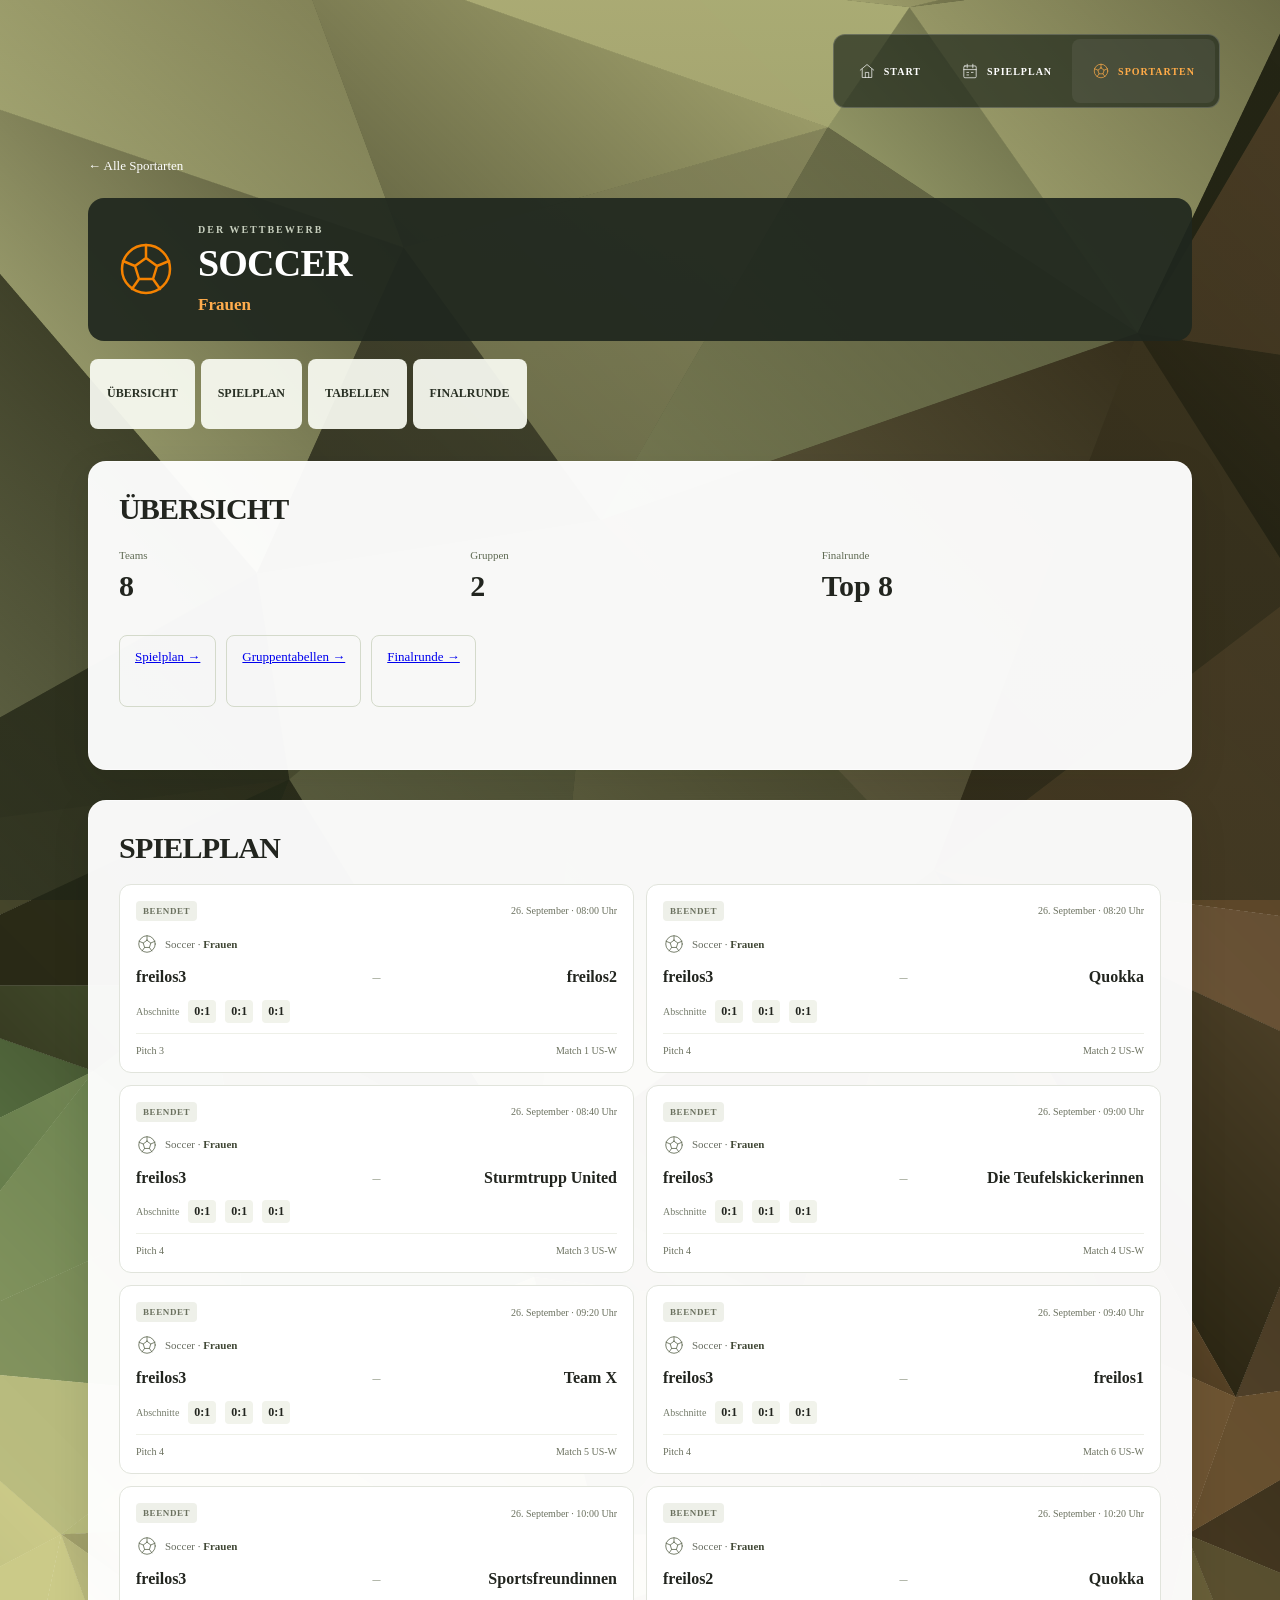
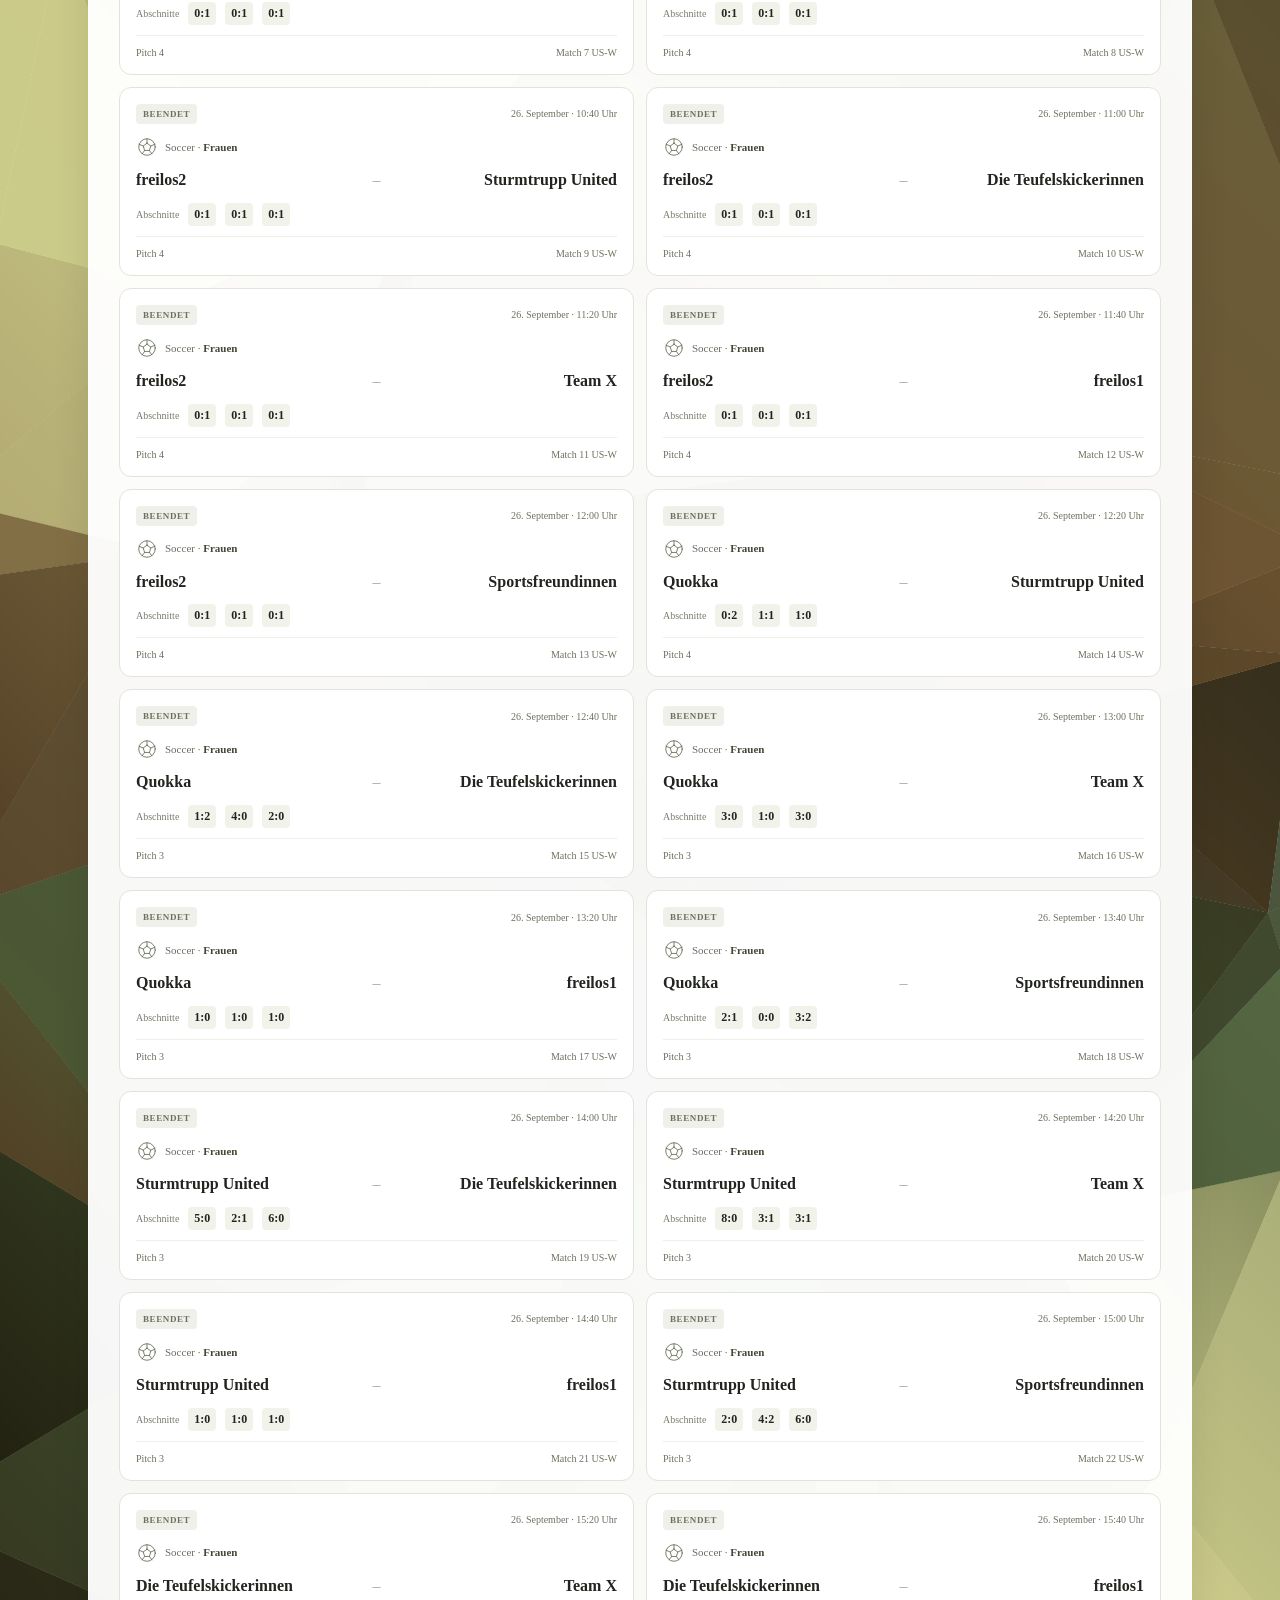
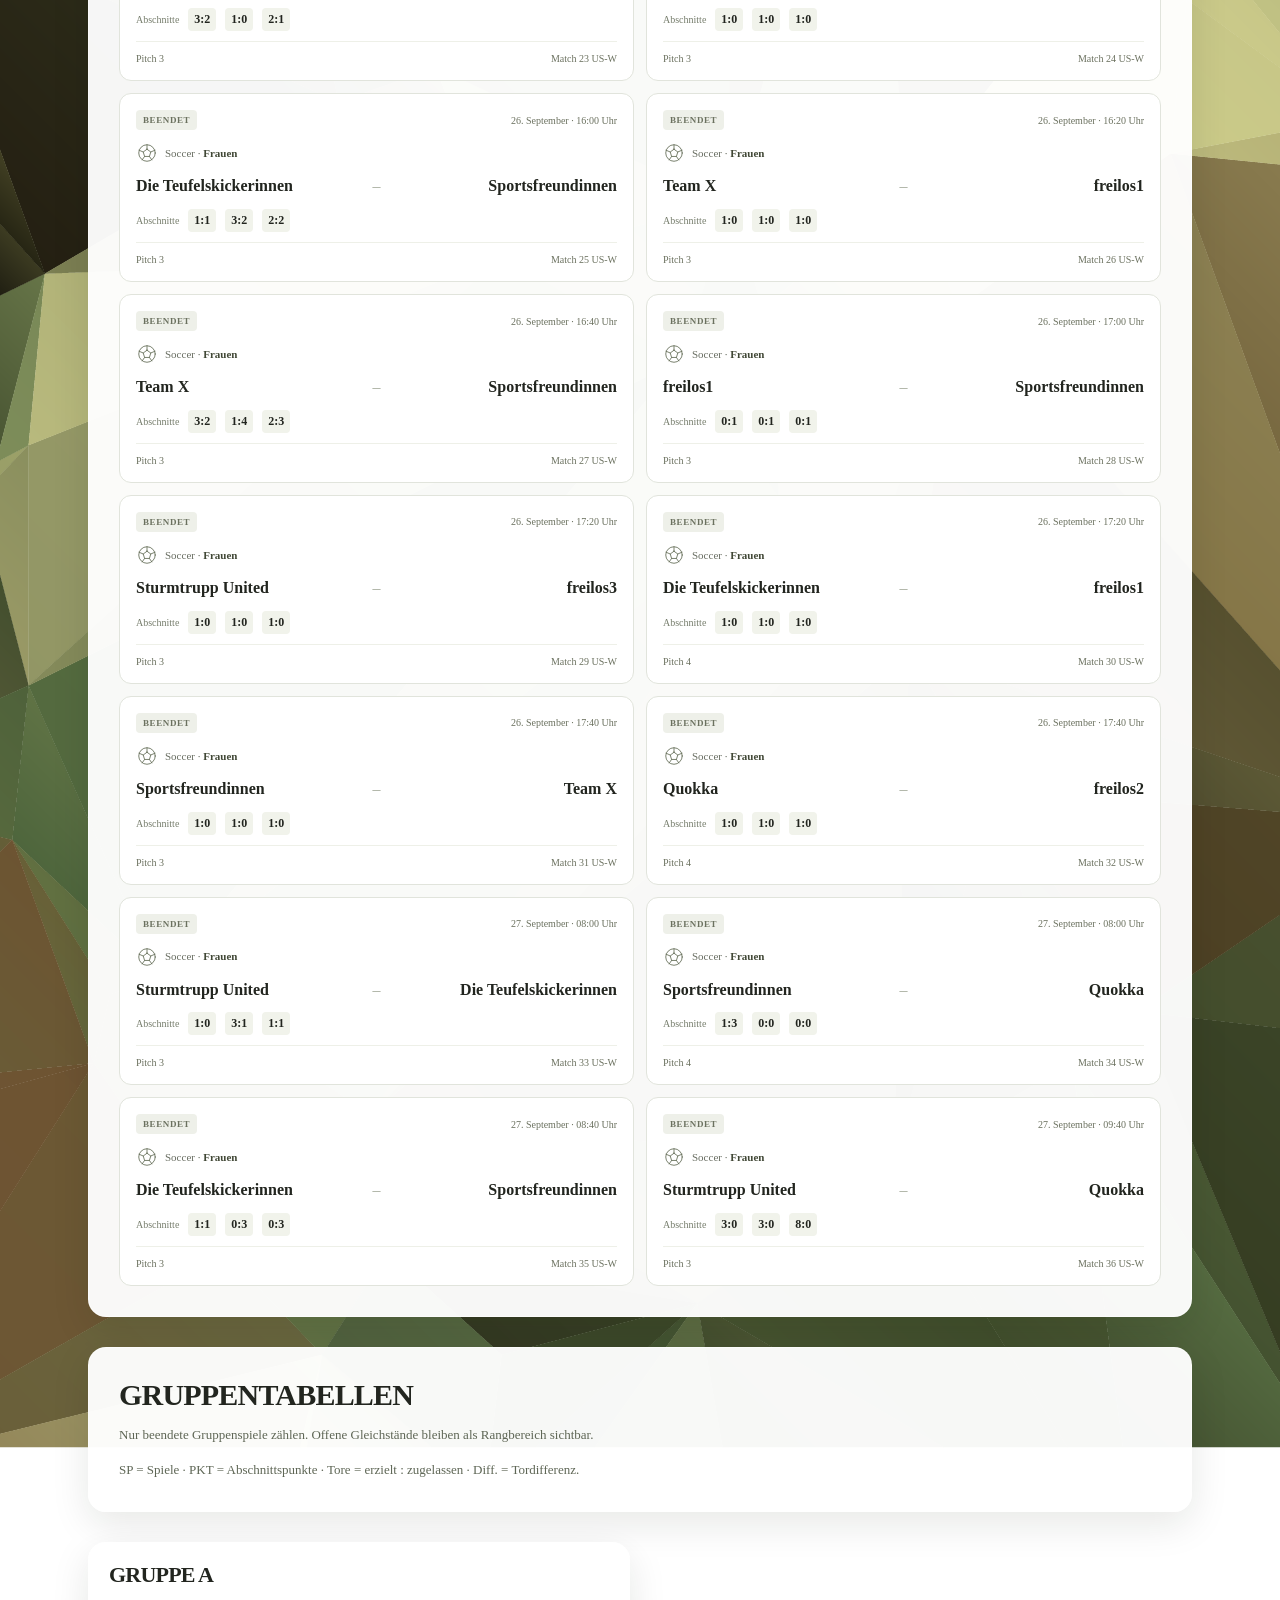
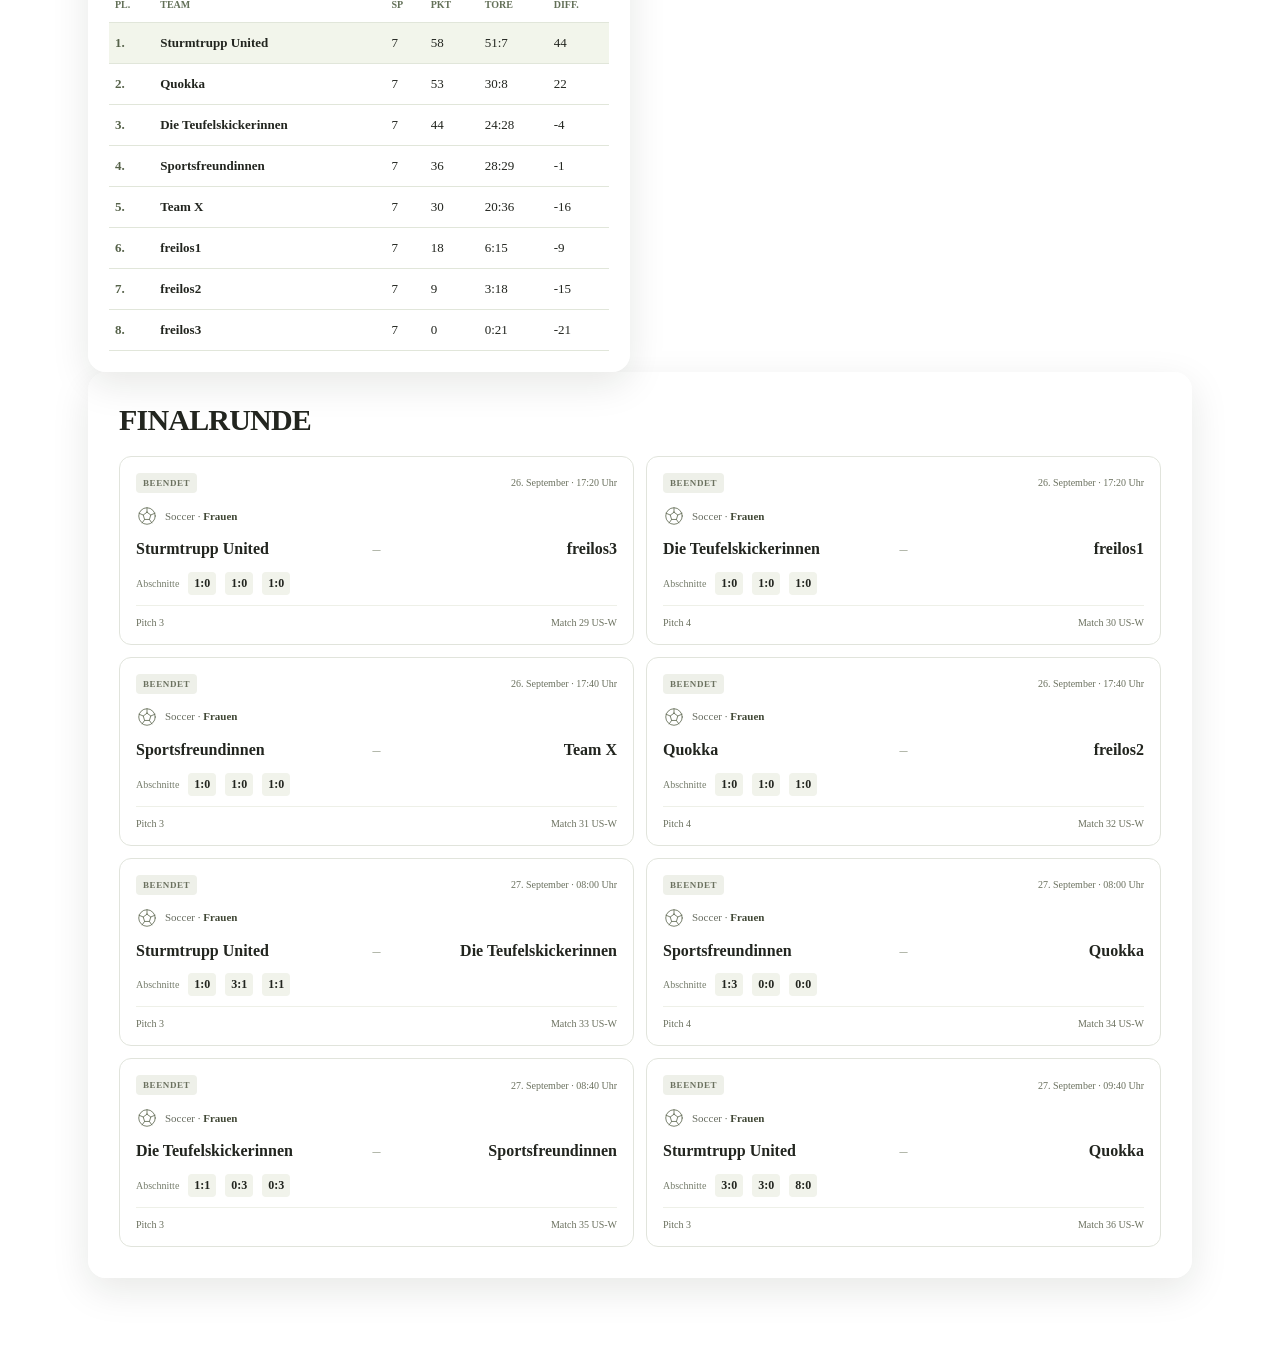
<file: competitions/street-soccer-frauen.html>
<!doctype html>
<html lang="de">
<head>
<meta charset="utf-8">
<meta name="viewport" content="width=device-width,initial-scale=1">
<title>Soccer Frauen</title>
<link rel="stylesheet" href="../public.css">
</head>

<body>
<div class="public-site">

  <div class="public-backdrop">
    <img src="../branding/polygon.png" alt="">
  </div>

  <a class="skip-link" href="#public-main">Zum Inhalt</a>

  <header class="public-header">
    
<nav class="public-nav" aria-label="Hauptnavigation">

  <a href="../index.html"
     >
    <svg viewBox="0 0 64 64"
    fill="none"
    stroke="currentColor"
    stroke-width="2.5"
    stroke-linecap="round"
    stroke-linejoin="round"
    aria-hidden="true"><path d="M8 29 32 9l24 20M15 25v30h34V25M26 55V37h12v18"/></svg>
    <span>Start</span>
  </a>

  <a href="../spielplan.html"
     >
    <svg viewBox="0 0 64 64"
    fill="none"
    stroke="currentColor"
    stroke-width="2.5"
    stroke-linecap="round"
    stroke-linejoin="round"
    aria-hidden="true"><rect x="10" y="14" width="44" height="42" rx="4"/>
           <path d="M10 27h44M22 8v13M42 8v13M21 37h6m10 0h6M21 46h6"/></svg>
    <span>Spielplan</span>
  </a>

  <a href="../sportarten.html"
     aria-current="page">
    <svg viewBox="0 0 64 64"
    fill="none"
    stroke="currentColor"
    stroke-width="2.5"
    stroke-linecap="round"
    stroke-linejoin="round"
    aria-hidden="true"><circle cx="32" cy="32" r="24"/>
             <path d="m32 21 11 8-4 13H25l-4-13 11-8ZM32 21V8M43 29l12-5M39 42l7 10M25 42l-7 10M21 29 9 24"/></svg>
    <span>Sportarten</span>
  </a>

</nav>
  </header>

  <main id="public-main" class="public-main">
    
<div class="competition-area" data-competition-slug="street-soccer-frauen">


<a class="competition-back"
   href="../sportarten.html">
  ← Alle Sportarten
</a>

<header class="competition-header">

  <svg viewBox="0 0 64 64"
    fill="none"
    stroke="currentColor"
    stroke-width="2.5"
    stroke-linecap="round"
    stroke-linejoin="round"
    aria-hidden="true"><circle cx="32" cy="32" r="24"/>
             <path d="m32 21 11 8-4 13H25l-4-13 11-8ZM32 21V8M43 29l12-5M39 42l7 10M25 42l-7 10M21 29 9 24"/></svg>

  <div>
    <p class="eyebrow">Der Wettbewerb</p>

    <h1>
      Soccer
    </h1>

    <p class="competition-category">
      Frauen
    </p>
  </div>

</header>

<nav class="competition-tabs"
     aria-label="Wettbewerbsnavigation">

  <a href="#uebersicht">Übersicht</a>
  <a href="#spielplan">Spielplan</a>
  <a href="#tabellen">Tabellen</a>
  <a href="#finalrunde">Finalrunde</a>

</nav>

<section id="uebersicht"
         class="public-panel">

  <h2>Übersicht</h2>

  <dl class="competition-stats">

    <div>
      <dt>Teams</dt>
      <dd>8</dd>
    </div>

    <div>
      <dt>Gruppen</dt>
      <dd>2</dd>
    </div>

    <div>
      <dt>Finalrunde</dt>
      <dd>Top 8</dd>
    </div>

  </dl>

  <div class="competition-shortcuts">
    <a href="#spielplan">Spielplan →</a>
    <a href="#tabellen">Gruppentabellen →</a>
    <a href="#finalrunde">Finalrunde →</a>
  </div>

</section>

<section id="spielplan"
         class="public-panel">

  <div class="section-heading">
    <h2>Spielplan</h2>
  </div>

  <div class="match-grid" data-competition-matches>
    
<article class="match-card">
  <div class="match-top">
    <span class="status status-FINAL">
      
      BEENDET
    </span>

    <span>
      25. September · 
      09:00 Uhr
    </span>
  </div>

  <div class="match-meta">
    <svg viewBox="0 0 64 64"
    fill="none"
    stroke="currentColor"
    stroke-width="2.5"
    stroke-linecap="round"
    stroke-linejoin="round"
    aria-hidden="true"><circle cx="32" cy="32" r="24"/>
             <path d="m32 21 11 8-4 13H25l-4-13 11-8ZM32 21V8M43 29l12-5M39 42l7 10M25 42l-7 10M21 29 9 24"/></svg>
    <span>Soccer · <strong>Frauen</strong></span>
  </div>

  <div class="match-teams">
    <strong>Soccer W-G</strong>
    <span class="versus">–</span>
    <strong>Soccer W-A</strong>
  </div>

  <div class="score-line">
          <span>Abschnitte</span>
          <strong>2:0</strong><strong>1:1</strong><strong>0:1</strong>
        </div>
  

  <div class="match-bottom">
    <span>Pitch 3</span>
    <span>Match 1 US-W</span>
  </div>
</article>
<article class="match-card">
  <div class="match-top">
    <span class="status status-FINAL">
      
      BEENDET
    </span>

    <span>
      25. September · 
      09:00 Uhr
    </span>
  </div>

  <div class="match-meta">
    <svg viewBox="0 0 64 64"
    fill="none"
    stroke="currentColor"
    stroke-width="2.5"
    stroke-linecap="round"
    stroke-linejoin="round"
    aria-hidden="true"><circle cx="32" cy="32" r="24"/>
             <path d="m32 21 11 8-4 13H25l-4-13 11-8ZM32 21V8M43 29l12-5M39 42l7 10M25 42l-7 10M21 29 9 24"/></svg>
    <span>Soccer · <strong>Frauen</strong></span>
  </div>

  <div class="match-teams">
    <strong>Soccer W-C</strong>
    <span class="versus">–</span>
    <strong>Soccer W-B</strong>
  </div>

  <div class="score-line">
          <span>Abschnitte</span>
          <strong>0:1</strong><strong>1:1</strong><strong>2:0</strong>
        </div>
  

  <div class="match-bottom">
    <span>Pitch 4</span>
    <span>Match 2 US-W</span>
  </div>
</article>
<article class="match-card">
  <div class="match-top">
    <span class="status status-FINAL">
      
      BEENDET
    </span>

    <span>
      25. September · 
      09:20 Uhr
    </span>
  </div>

  <div class="match-meta">
    <svg viewBox="0 0 64 64"
    fill="none"
    stroke="currentColor"
    stroke-width="2.5"
    stroke-linecap="round"
    stroke-linejoin="round"
    aria-hidden="true"><circle cx="32" cy="32" r="24"/>
             <path d="m32 21 11 8-4 13H25l-4-13 11-8ZM32 21V8M43 29l12-5M39 42l7 10M25 42l-7 10M21 29 9 24"/></svg>
    <span>Soccer · <strong>Frauen</strong></span>
  </div>

  <div class="match-teams">
    <strong>Soccer W-D</strong>
    <span class="versus">–</span>
    <strong>Soccer W-F</strong>
  </div>

  <div class="score-line">
          <span>Abschnitte</span>
          <strong>1:0</strong><strong>2:0</strong><strong>1:1</strong>
        </div>
  

  <div class="match-bottom">
    <span>Pitch 3</span>
    <span>Match 3 US-W</span>
  </div>
</article>
<article class="match-card">
  <div class="match-top">
    <span class="status status-FINAL">
      
      BEENDET
    </span>

    <span>
      25. September · 
      09:20 Uhr
    </span>
  </div>

  <div class="match-meta">
    <svg viewBox="0 0 64 64"
    fill="none"
    stroke="currentColor"
    stroke-width="2.5"
    stroke-linecap="round"
    stroke-linejoin="round"
    aria-hidden="true"><circle cx="32" cy="32" r="24"/>
             <path d="m32 21 11 8-4 13H25l-4-13 11-8ZM32 21V8M43 29l12-5M39 42l7 10M25 42l-7 10M21 29 9 24"/></svg>
    <span>Soccer · <strong>Frauen</strong></span>
  </div>

  <div class="match-teams">
    <strong>Soccer W-E</strong>
    <span class="versus">–</span>
    <strong>Soccer W-H</strong>
  </div>

  <div class="score-line">
          <span>Abschnitte</span>
          <strong>2:0</strong><strong>1:0</strong><strong>1:1</strong>
        </div>
  

  <div class="match-bottom">
    <span>Pitch 4</span>
    <span>Match 4 US-W</span>
  </div>
</article>
<article class="match-card">
  <div class="match-top">
    <span class="status status-FINAL">
      
      BEENDET
    </span>

    <span>
      25. September · 
      10:00 Uhr
    </span>
  </div>

  <div class="match-meta">
    <svg viewBox="0 0 64 64"
    fill="none"
    stroke="currentColor"
    stroke-width="2.5"
    stroke-linecap="round"
    stroke-linejoin="round"
    aria-hidden="true"><circle cx="32" cy="32" r="24"/>
             <path d="m32 21 11 8-4 13H25l-4-13 11-8ZM32 21V8M43 29l12-5M39 42l7 10M25 42l-7 10M21 29 9 24"/></svg>
    <span>Soccer · <strong>Frauen</strong></span>
  </div>

  <div class="match-teams">
    <strong>Soccer W-G</strong>
    <span class="versus">–</span>
    <strong>Soccer W-F</strong>
  </div>

  <div class="score-line">
          <span>Abschnitte</span>
          <strong>0:1</strong><strong>2:0</strong><strong>1:0</strong>
        </div>
  

  <div class="match-bottom">
    <span>Pitch 4</span>
    <span>Match 6 US-W</span>
  </div>
</article>
<article class="match-card">
  <div class="match-top">
    <span class="status status-FINAL">
      
      BEENDET
    </span>

    <span>
      25. September · 
      10:00 Uhr
    </span>
  </div>

  <div class="match-meta">
    <svg viewBox="0 0 64 64"
    fill="none"
    stroke="currentColor"
    stroke-width="2.5"
    stroke-linecap="round"
    stroke-linejoin="round"
    aria-hidden="true"><circle cx="32" cy="32" r="24"/>
             <path d="m32 21 11 8-4 13H25l-4-13 11-8ZM32 21V8M43 29l12-5M39 42l7 10M25 42l-7 10M21 29 9 24"/></svg>
    <span>Soccer · <strong>Frauen</strong></span>
  </div>

  <div class="match-teams">
    <strong>Soccer W-C</strong>
    <span class="versus">–</span>
    <strong>Soccer W-H</strong>
  </div>

  <div class="score-line">
          <span>Abschnitte</span>
          <strong>1:0</strong><strong>0:2</strong><strong>2:1</strong>
        </div>
  

  <div class="match-bottom">
    <span>Pitch 3</span>
    <span>Match 5 US-W</span>
  </div>
</article>
<article class="match-card">
  <div class="match-top">
    <span class="status status-FINAL">
      
      BEENDET
    </span>

    <span>
      25. September · 
      10:20 Uhr
    </span>
  </div>

  <div class="match-meta">
    <svg viewBox="0 0 64 64"
    fill="none"
    stroke="currentColor"
    stroke-width="2.5"
    stroke-linecap="round"
    stroke-linejoin="round"
    aria-hidden="true"><circle cx="32" cy="32" r="24"/>
             <path d="m32 21 11 8-4 13H25l-4-13 11-8ZM32 21V8M43 29l12-5M39 42l7 10M25 42l-7 10M21 29 9 24"/></svg>
    <span>Soccer · <strong>Frauen</strong></span>
  </div>

  <div class="match-teams">
    <strong>Soccer W-D</strong>
    <span class="versus">–</span>
    <strong>Soccer W-A</strong>
  </div>

  <div class="score-line">
          <span>Abschnitte</span>
          <strong>1:1</strong><strong>0:2</strong><strong>1:0</strong>
        </div>
  

  <div class="match-bottom">
    <span>Pitch 4</span>
    <span>Match 8 US-W</span>
  </div>
</article>
<article class="match-card">
  <div class="match-top">
    <span class="status status-FINAL">
      
      BEENDET
    </span>

    <span>
      25. September · 
      10:20 Uhr
    </span>
  </div>

  <div class="match-meta">
    <svg viewBox="0 0 64 64"
    fill="none"
    stroke="currentColor"
    stroke-width="2.5"
    stroke-linecap="round"
    stroke-linejoin="round"
    aria-hidden="true"><circle cx="32" cy="32" r="24"/>
             <path d="m32 21 11 8-4 13H25l-4-13 11-8ZM32 21V8M43 29l12-5M39 42l7 10M25 42l-7 10M21 29 9 24"/></svg>
    <span>Soccer · <strong>Frauen</strong></span>
  </div>

  <div class="match-teams">
    <strong>Soccer W-E</strong>
    <span class="versus">–</span>
    <strong>Soccer W-B</strong>
  </div>

  <div class="score-line">
          <span>Abschnitte</span>
          <strong>0:1</strong><strong>2:0</strong><strong>1:0</strong>
        </div>
  

  <div class="match-bottom">
    <span>Pitch 3</span>
    <span>Match 7 US-W</span>
  </div>
</article>
<article class="match-card">
  <div class="match-top">
    <span class="status status-FINAL">
      
      BEENDET
    </span>

    <span>
      25. September · 
      11:00 Uhr
    </span>
  </div>

  <div class="match-meta">
    <svg viewBox="0 0 64 64"
    fill="none"
    stroke="currentColor"
    stroke-width="2.5"
    stroke-linecap="round"
    stroke-linejoin="round"
    aria-hidden="true"><circle cx="32" cy="32" r="24"/>
             <path d="m32 21 11 8-4 13H25l-4-13 11-8ZM32 21V8M43 29l12-5M39 42l7 10M25 42l-7 10M21 29 9 24"/></svg>
    <span>Soccer · <strong>Frauen</strong></span>
  </div>

  <div class="match-teams">
    <strong>Soccer W-A</strong>
    <span class="versus">–</span>
    <strong>Soccer W-F</strong>
  </div>

  <div class="score-line">
          <span>Abschnitte</span>
          <strong>2:0</strong><strong>1:0</strong><strong>2:1</strong>
        </div>
  

  <div class="match-bottom">
    <span>Pitch 3</span>
    <span>Match 9 US-W</span>
  </div>
</article>
<article class="match-card">
  <div class="match-top">
    <span class="status status-FINAL">
      
      BEENDET
    </span>

    <span>
      25. September · 
      11:00 Uhr
    </span>
  </div>

  <div class="match-meta">
    <svg viewBox="0 0 64 64"
    fill="none"
    stroke="currentColor"
    stroke-width="2.5"
    stroke-linecap="round"
    stroke-linejoin="round"
    aria-hidden="true"><circle cx="32" cy="32" r="24"/>
             <path d="m32 21 11 8-4 13H25l-4-13 11-8ZM32 21V8M43 29l12-5M39 42l7 10M25 42l-7 10M21 29 9 24"/></svg>
    <span>Soccer · <strong>Frauen</strong></span>
  </div>

  <div class="match-teams">
    <strong>Soccer W-B</strong>
    <span class="versus">–</span>
    <strong>Soccer W-H</strong>
  </div>

  <div class="score-line">
          <span>Abschnitte</span>
          <strong>2:0</strong><strong>1:0</strong><strong>0:1</strong>
        </div>
  

  <div class="match-bottom">
    <span>Pitch 4</span>
    <span>Match 10 US-W</span>
  </div>
</article>
<article class="match-card">
  <div class="match-top">
    <span class="status status-FINAL">
      
      BEENDET
    </span>

    <span>
      25. September · 
      11:20 Uhr
    </span>
  </div>

  <div class="match-meta">
    <svg viewBox="0 0 64 64"
    fill="none"
    stroke="currentColor"
    stroke-width="2.5"
    stroke-linecap="round"
    stroke-linejoin="round"
    aria-hidden="true"><circle cx="32" cy="32" r="24"/>
             <path d="m32 21 11 8-4 13H25l-4-13 11-8ZM32 21V8M43 29l12-5M39 42l7 10M25 42l-7 10M21 29 9 24"/></svg>
    <span>Soccer · <strong>Frauen</strong></span>
  </div>

  <div class="match-teams">
    <strong>Soccer W-G</strong>
    <span class="versus">–</span>
    <strong>Soccer W-D</strong>
  </div>

  <div class="score-line">
          <span>Abschnitte</span>
          <strong>1:0</strong><strong>0:1</strong><strong>2:0</strong>
        </div>
  

  <div class="match-bottom">
    <span>Pitch 4</span>
    <span>Match 12 US-W</span>
  </div>
</article>
<article class="match-card">
  <div class="match-top">
    <span class="status status-FINAL">
      
      BEENDET
    </span>

    <span>
      25. September · 
      11:20 Uhr
    </span>
  </div>

  <div class="match-meta">
    <svg viewBox="0 0 64 64"
    fill="none"
    stroke="currentColor"
    stroke-width="2.5"
    stroke-linecap="round"
    stroke-linejoin="round"
    aria-hidden="true"><circle cx="32" cy="32" r="24"/>
             <path d="m32 21 11 8-4 13H25l-4-13 11-8ZM32 21V8M43 29l12-5M39 42l7 10M25 42l-7 10M21 29 9 24"/></svg>
    <span>Soccer · <strong>Frauen</strong></span>
  </div>

  <div class="match-teams">
    <strong>Soccer W-C</strong>
    <span class="versus">–</span>
    <strong>Soccer W-E</strong>
  </div>

  <div class="score-line">
          <span>Abschnitte</span>
          <strong>1:0</strong><strong>1:1</strong><strong>0:2</strong>
        </div>
  

  <div class="match-bottom">
    <span>Pitch 3</span>
    <span>Match 11 US-W</span>
  </div>
</article>
<article class="match-card">
  <div class="match-top">
    <span class="status status-SCHEDULED">
      
      GEPLANT
    </span>

    <span>
      26. September · 
      09:00 Uhr
    </span>
  </div>

  <div class="match-meta">
    <svg viewBox="0 0 64 64"
    fill="none"
    stroke="currentColor"
    stroke-width="2.5"
    stroke-linecap="round"
    stroke-linejoin="round"
    aria-hidden="true"><circle cx="32" cy="32" r="24"/>
             <path d="m32 21 11 8-4 13H25l-4-13 11-8ZM32 21V8M43 29l12-5M39 42l7 10M25 42l-7 10M21 29 9 24"/></svg>
    <span>Soccer · <strong>Frauen</strong></span>
  </div>

  <div class="match-teams">
    <strong>Soccer W-E</strong>
    <span class="versus">–</span>
    <strong>Soccer W-F</strong>
  </div>

  
  

  <div class="match-bottom">
    <span>Pitch 3</span>
    <span>Match 13 US-W</span>
  </div>
</article>
<article class="match-card">
  <div class="match-top">
    <span class="status status-SCHEDULED">
      
      GEPLANT
    </span>

    <span>
      26. September · 
      09:00 Uhr
    </span>
  </div>

  <div class="match-meta">
    <svg viewBox="0 0 64 64"
    fill="none"
    stroke="currentColor"
    stroke-width="2.5"
    stroke-linecap="round"
    stroke-linejoin="round"
    aria-hidden="true"><circle cx="32" cy="32" r="24"/>
             <path d="m32 21 11 8-4 13H25l-4-13 11-8ZM32 21V8M43 29l12-5M39 42l7 10M25 42l-7 10M21 29 9 24"/></svg>
    <span>Soccer · <strong>Frauen</strong></span>
  </div>

  <div class="match-teams">
    <strong>Soccer W-G</strong>
    <span class="versus">–</span>
    <strong>Soccer W-B</strong>
  </div>

  
  

  <div class="match-bottom">
    <span>Pitch 4</span>
    <span>Match 14 US-W</span>
  </div>
</article>
<article class="match-card">
  <div class="match-top">
    <span class="status status-SCHEDULED">
      
      GEPLANT
    </span>

    <span>
      26. September · 
      09:20 Uhr
    </span>
  </div>

  <div class="match-meta">
    <svg viewBox="0 0 64 64"
    fill="none"
    stroke="currentColor"
    stroke-width="2.5"
    stroke-linecap="round"
    stroke-linejoin="round"
    aria-hidden="true"><circle cx="32" cy="32" r="24"/>
             <path d="m32 21 11 8-4 13H25l-4-13 11-8ZM32 21V8M43 29l12-5M39 42l7 10M25 42l-7 10M21 29 9 24"/></svg>
    <span>Soccer · <strong>Frauen</strong></span>
  </div>

  <div class="match-teams">
    <strong>Soccer W-C</strong>
    <span class="versus">–</span>
    <strong>Soccer W-D</strong>
  </div>

  
  

  <div class="match-bottom">
    <span>Pitch 3</span>
    <span>Match 15 US-W</span>
  </div>
</article>
<article class="match-card">
  <div class="match-top">
    <span class="status status-SCHEDULED">
      
      GEPLANT
    </span>

    <span>
      26. September · 
      09:20 Uhr
    </span>
  </div>

  <div class="match-meta">
    <svg viewBox="0 0 64 64"
    fill="none"
    stroke="currentColor"
    stroke-width="2.5"
    stroke-linecap="round"
    stroke-linejoin="round"
    aria-hidden="true"><circle cx="32" cy="32" r="24"/>
             <path d="m32 21 11 8-4 13H25l-4-13 11-8ZM32 21V8M43 29l12-5M39 42l7 10M25 42l-7 10M21 29 9 24"/></svg>
    <span>Soccer · <strong>Frauen</strong></span>
  </div>

  <div class="match-teams">
    <strong>Soccer W-A</strong>
    <span class="versus">–</span>
    <strong>Soccer W-H</strong>
  </div>

  
  

  <div class="match-bottom">
    <span>Pitch 4</span>
    <span>Match 16 US-W</span>
  </div>
</article>
<article class="match-card">
  <div class="match-top">
    <span class="status status-SCHEDULED">
      
      GEPLANT
    </span>

    <span>
      26. September · 
      09:40 Uhr
    </span>
  </div>

  <div class="match-meta">
    <svg viewBox="0 0 64 64"
    fill="none"
    stroke="currentColor"
    stroke-width="2.5"
    stroke-linecap="round"
    stroke-linejoin="round"
    aria-hidden="true"><circle cx="32" cy="32" r="24"/>
             <path d="m32 21 11 8-4 13H25l-4-13 11-8ZM32 21V8M43 29l12-5M39 42l7 10M25 42l-7 10M21 29 9 24"/></svg>
    <span>Soccer · <strong>Frauen</strong></span>
  </div>

  <div class="match-teams">
    <strong>Noch offen</strong>
    <span class="versus">–</span>
    <strong>Noch offen</strong>
  </div>

  
  

  <div class="match-bottom">
    <span>Pitch 3</span>
    <span>Match 17 US-W</span>
  </div>
</article>
<article class="match-card">
  <div class="match-top">
    <span class="status status-SCHEDULED">
      
      GEPLANT
    </span>

    <span>
      26. September · 
      10:00 Uhr
    </span>
  </div>

  <div class="match-meta">
    <svg viewBox="0 0 64 64"
    fill="none"
    stroke="currentColor"
    stroke-width="2.5"
    stroke-linecap="round"
    stroke-linejoin="round"
    aria-hidden="true"><circle cx="32" cy="32" r="24"/>
             <path d="m32 21 11 8-4 13H25l-4-13 11-8ZM32 21V8M43 29l12-5M39 42l7 10M25 42l-7 10M21 29 9 24"/></svg>
    <span>Soccer · <strong>Frauen</strong></span>
  </div>

  <div class="match-teams">
    <strong>Noch offen</strong>
    <span class="versus">–</span>
    <strong>Noch offen</strong>
  </div>

  
  

  <div class="match-bottom">
    <span>Pitch 3</span>
    <span>Match 18 US-W</span>
  </div>
</article>
<article class="match-card">
  <div class="match-top">
    <span class="status status-SCHEDULED">
      
      GEPLANT
    </span>

    <span>
      26. September · 
      10:40 Uhr
    </span>
  </div>

  <div class="match-meta">
    <svg viewBox="0 0 64 64"
    fill="none"
    stroke="currentColor"
    stroke-width="2.5"
    stroke-linecap="round"
    stroke-linejoin="round"
    aria-hidden="true"><circle cx="32" cy="32" r="24"/>
             <path d="m32 21 11 8-4 13H25l-4-13 11-8ZM32 21V8M43 29l12-5M39 42l7 10M25 42l-7 10M21 29 9 24"/></svg>
    <span>Soccer · <strong>Frauen</strong></span>
  </div>

  <div class="match-teams">
    <strong>Noch offen</strong>
    <span class="versus">–</span>
    <strong>Noch offen</strong>
  </div>

  
  

  <div class="match-bottom">
    <span>Pitch 3</span>
    <span>Match 20 US-W</span>
  </div>
</article>
<article class="match-card">
  <div class="match-top">
    <span class="status status-SCHEDULED">
      
      GEPLANT
    </span>

    <span>
      26. September · 
      11:20 Uhr
    </span>
  </div>

  <div class="match-meta">
    <svg viewBox="0 0 64 64"
    fill="none"
    stroke="currentColor"
    stroke-width="2.5"
    stroke-linecap="round"
    stroke-linejoin="round"
    aria-hidden="true"><circle cx="32" cy="32" r="24"/>
             <path d="m32 21 11 8-4 13H25l-4-13 11-8ZM32 21V8M43 29l12-5M39 42l7 10M25 42l-7 10M21 29 9 24"/></svg>
    <span>Soccer · <strong>Frauen</strong></span>
  </div>

  <div class="match-teams">
    <strong>Noch offen</strong>
    <span class="versus">–</span>
    <strong>Noch offen</strong>
  </div>

  
  

  <div class="match-bottom">
    <span>Pitch 3</span>
    <span>Match 19 US-W</span>
  </div>
</article>
  </div>

  

</section>

<section id="tabellen">

  <div class="public-panel standings-intro">

    <h2>Gruppentabellen</h2>

    <p>
      Nur beendete Gruppenspiele zählen.
      Offene Gleichstände bleiben als Rangbereich sichtbar.
    </p>

    <p>
      SP = Spiele · PKT = Abschnittspunkte · Tore = erzielt : zugelassen · Diff. = Tordifferenz.
    </p>

  </div>

  <div data-competition-tables>
  
<div class="group-tables">


<section class="public-panel group-card">

  <div class="group-heading">
    <h3>Gruppe A</h3>
  </div>

  <table class="public-standings">

    <thead>
      <tr>
        
        <th>Pl.</th>
        <th>Team</th>
        <th>SP</th>
        <th>PKT</th>
        <th>Tore</th>
        <th>Diff.</th>
      </tr>
    </thead>

    <tbody>


<tr class="group-leader">

  <td class="standing-rank">
    1.
  </td>

  <th scope="row" class="standing-team">
    Soccer W-A

    

    
  </th>

  
  <td data-label="SP">
    3
  </td>
  <td data-label="PKT">
    17
  </td>
  <td data-label="Tore">
    10:6
  </td>
  <td data-label="Diff.">
    4
  </td>

</tr>
<tr class="">

  <td class="standing-rank">
    2.
  </td>

  <th scope="row" class="standing-team">
    Soccer W-G

    

    
  </th>

  
  <td data-label="SP">
    3
  </td>
  <td data-label="PKT">
    16
  </td>
  <td data-label="Tore">
    9:4
  </td>
  <td data-label="Diff.">
    5
  </td>

</tr>
<tr class="">

  <td class="standing-rank">
    3.
  </td>

  <th scope="row" class="standing-team">
    Soccer W-D

    

    
  </th>

  
  <td data-label="SP">
    3
  </td>
  <td data-label="PKT">
    14
  </td>
  <td data-label="Tore">
    7:7
  </td>
  <td data-label="Diff.">
    0
  </td>

</tr>
<tr class="">

  <td class="standing-rank">
    4.
  </td>

  <th scope="row" class="standing-team">
    Soccer W-F

    

    
  </th>

  
  <td data-label="SP">
    3
  </td>
  <td data-label="PKT">
    4
  </td>
  <td data-label="Tore">
    3:12
  </td>
  <td data-label="Diff.">
    -9
  </td>

</tr>

    </tbody>
  </table>

</section>
<section class="public-panel group-card">

  <div class="group-heading">
    <h3>Gruppe B</h3>
  </div>

  <table class="public-standings">

    <thead>
      <tr>
        
        <th>Pl.</th>
        <th>Team</th>
        <th>SP</th>
        <th>PKT</th>
        <th>Tore</th>
        <th>Diff.</th>
      </tr>
    </thead>

    <tbody>


<tr class="group-leader">

  <td class="standing-rank">
    1.
  </td>

  <th scope="row" class="standing-team">
    Soccer W-E

    

    
  </th>

  
  <td data-label="SP">
    3
  </td>
  <td data-label="PKT">
    17
  </td>
  <td data-label="Tore">
    10:4
  </td>
  <td data-label="Diff.">
    6
  </td>

</tr>
<tr class="">

  <td class="standing-rank">
    2.
  </td>

  <th scope="row" class="standing-team">
    Soccer W-C

    

    
  </th>

  
  <td data-label="SP">
    3
  </td>
  <td data-label="PKT">
    14
  </td>
  <td data-label="Tore">
    8:8
  </td>
  <td data-label="Diff.">
    0
  </td>

</tr>
<tr class="">

  <td class="standing-rank">
    3.
  </td>

  <th scope="row" class="standing-team">
    Soccer W-B

    

    
  </th>

  
  <td data-label="SP">
    3
  </td>
  <td data-label="PKT">
    13
  </td>
  <td data-label="Tore">
    6:7
  </td>
  <td data-label="Diff.">
    -1
  </td>

</tr>
<tr class="">

  <td class="standing-rank">
    4.
  </td>

  <th scope="row" class="standing-team">
    Soccer W-H

    

    
  </th>

  
  <td data-label="SP">
    3
  </td>
  <td data-label="PKT">
    7
  </td>
  <td data-label="Tore">
    5:10
  </td>
  <td data-label="Diff.">
    -5
  </td>

</tr>

    </tbody>
  </table>

</section>

</div>
</div>

</section>

<section id="finalrunde"
         class="public-panel" data-competition-final-round>

  <div class="section-heading">
    <h2>Finalrunde</h2>
  </div>

  <div class="match-grid">
           
<article class="match-card">
  <div class="match-top">
    <span class="status status-SCHEDULED">
      
      GEPLANT
    </span>

    <span>
      26. September · 
      09:00 Uhr
    </span>
  </div>

  <div class="match-meta">
    <svg viewBox="0 0 64 64"
    fill="none"
    stroke="currentColor"
    stroke-width="2.5"
    stroke-linecap="round"
    stroke-linejoin="round"
    aria-hidden="true"><circle cx="32" cy="32" r="24"/>
             <path d="m32 21 11 8-4 13H25l-4-13 11-8ZM32 21V8M43 29l12-5M39 42l7 10M25 42l-7 10M21 29 9 24"/></svg>
    <span>Soccer · <strong>Frauen</strong></span>
  </div>

  <div class="match-teams">
    <strong>Soccer W-E</strong>
    <span class="versus">–</span>
    <strong>Soccer W-F</strong>
  </div>

  
  

  <div class="match-bottom">
    <span>Pitch 3</span>
    <span>Match 13 US-W</span>
  </div>
</article>
<article class="match-card">
  <div class="match-top">
    <span class="status status-SCHEDULED">
      
      GEPLANT
    </span>

    <span>
      26. September · 
      09:00 Uhr
    </span>
  </div>

  <div class="match-meta">
    <svg viewBox="0 0 64 64"
    fill="none"
    stroke="currentColor"
    stroke-width="2.5"
    stroke-linecap="round"
    stroke-linejoin="round"
    aria-hidden="true"><circle cx="32" cy="32" r="24"/>
             <path d="m32 21 11 8-4 13H25l-4-13 11-8ZM32 21V8M43 29l12-5M39 42l7 10M25 42l-7 10M21 29 9 24"/></svg>
    <span>Soccer · <strong>Frauen</strong></span>
  </div>

  <div class="match-teams">
    <strong>Soccer W-G</strong>
    <span class="versus">–</span>
    <strong>Soccer W-B</strong>
  </div>

  
  

  <div class="match-bottom">
    <span>Pitch 4</span>
    <span>Match 14 US-W</span>
  </div>
</article>
<article class="match-card">
  <div class="match-top">
    <span class="status status-SCHEDULED">
      
      GEPLANT
    </span>

    <span>
      26. September · 
      09:20 Uhr
    </span>
  </div>

  <div class="match-meta">
    <svg viewBox="0 0 64 64"
    fill="none"
    stroke="currentColor"
    stroke-width="2.5"
    stroke-linecap="round"
    stroke-linejoin="round"
    aria-hidden="true"><circle cx="32" cy="32" r="24"/>
             <path d="m32 21 11 8-4 13H25l-4-13 11-8ZM32 21V8M43 29l12-5M39 42l7 10M25 42l-7 10M21 29 9 24"/></svg>
    <span>Soccer · <strong>Frauen</strong></span>
  </div>

  <div class="match-teams">
    <strong>Soccer W-C</strong>
    <span class="versus">–</span>
    <strong>Soccer W-D</strong>
  </div>

  
  

  <div class="match-bottom">
    <span>Pitch 3</span>
    <span>Match 15 US-W</span>
  </div>
</article>
<article class="match-card">
  <div class="match-top">
    <span class="status status-SCHEDULED">
      
      GEPLANT
    </span>

    <span>
      26. September · 
      09:20 Uhr
    </span>
  </div>

  <div class="match-meta">
    <svg viewBox="0 0 64 64"
    fill="none"
    stroke="currentColor"
    stroke-width="2.5"
    stroke-linecap="round"
    stroke-linejoin="round"
    aria-hidden="true"><circle cx="32" cy="32" r="24"/>
             <path d="m32 21 11 8-4 13H25l-4-13 11-8ZM32 21V8M43 29l12-5M39 42l7 10M25 42l-7 10M21 29 9 24"/></svg>
    <span>Soccer · <strong>Frauen</strong></span>
  </div>

  <div class="match-teams">
    <strong>Soccer W-A</strong>
    <span class="versus">–</span>
    <strong>Soccer W-H</strong>
  </div>

  
  

  <div class="match-bottom">
    <span>Pitch 4</span>
    <span>Match 16 US-W</span>
  </div>
</article>
<article class="match-card">
  <div class="match-top">
    <span class="status status-SCHEDULED">
      
      GEPLANT
    </span>

    <span>
      26. September · 
      09:40 Uhr
    </span>
  </div>

  <div class="match-meta">
    <svg viewBox="0 0 64 64"
    fill="none"
    stroke="currentColor"
    stroke-width="2.5"
    stroke-linecap="round"
    stroke-linejoin="round"
    aria-hidden="true"><circle cx="32" cy="32" r="24"/>
             <path d="m32 21 11 8-4 13H25l-4-13 11-8ZM32 21V8M43 29l12-5M39 42l7 10M25 42l-7 10M21 29 9 24"/></svg>
    <span>Soccer · <strong>Frauen</strong></span>
  </div>

  <div class="match-teams">
    <strong>Noch offen</strong>
    <span class="versus">–</span>
    <strong>Noch offen</strong>
  </div>

  
  

  <div class="match-bottom">
    <span>Pitch 3</span>
    <span>Match 17 US-W</span>
  </div>
</article>
<article class="match-card">
  <div class="match-top">
    <span class="status status-SCHEDULED">
      
      GEPLANT
    </span>

    <span>
      26. September · 
      10:00 Uhr
    </span>
  </div>

  <div class="match-meta">
    <svg viewBox="0 0 64 64"
    fill="none"
    stroke="currentColor"
    stroke-width="2.5"
    stroke-linecap="round"
    stroke-linejoin="round"
    aria-hidden="true"><circle cx="32" cy="32" r="24"/>
             <path d="m32 21 11 8-4 13H25l-4-13 11-8ZM32 21V8M43 29l12-5M39 42l7 10M25 42l-7 10M21 29 9 24"/></svg>
    <span>Soccer · <strong>Frauen</strong></span>
  </div>

  <div class="match-teams">
    <strong>Noch offen</strong>
    <span class="versus">–</span>
    <strong>Noch offen</strong>
  </div>

  
  

  <div class="match-bottom">
    <span>Pitch 3</span>
    <span>Match 18 US-W</span>
  </div>
</article>
<article class="match-card">
  <div class="match-top">
    <span class="status status-SCHEDULED">
      
      GEPLANT
    </span>

    <span>
      26. September · 
      10:40 Uhr
    </span>
  </div>

  <div class="match-meta">
    <svg viewBox="0 0 64 64"
    fill="none"
    stroke="currentColor"
    stroke-width="2.5"
    stroke-linecap="round"
    stroke-linejoin="round"
    aria-hidden="true"><circle cx="32" cy="32" r="24"/>
             <path d="m32 21 11 8-4 13H25l-4-13 11-8ZM32 21V8M43 29l12-5M39 42l7 10M25 42l-7 10M21 29 9 24"/></svg>
    <span>Soccer · <strong>Frauen</strong></span>
  </div>

  <div class="match-teams">
    <strong>Noch offen</strong>
    <span class="versus">–</span>
    <strong>Noch offen</strong>
  </div>

  
  

  <div class="match-bottom">
    <span>Pitch 3</span>
    <span>Match 20 US-W</span>
  </div>
</article>
<article class="match-card">
  <div class="match-top">
    <span class="status status-SCHEDULED">
      
      GEPLANT
    </span>

    <span>
      26. September · 
      11:20 Uhr
    </span>
  </div>

  <div class="match-meta">
    <svg viewBox="0 0 64 64"
    fill="none"
    stroke="currentColor"
    stroke-width="2.5"
    stroke-linecap="round"
    stroke-linejoin="round"
    aria-hidden="true"><circle cx="32" cy="32" r="24"/>
             <path d="m32 21 11 8-4 13H25l-4-13 11-8ZM32 21V8M43 29l12-5M39 42l7 10M25 42l-7 10M21 29 9 24"/></svg>
    <span>Soccer · <strong>Frauen</strong></span>
  </div>

  <div class="match-teams">
    <strong>Noch offen</strong>
    <span class="versus">–</span>
    <strong>Noch offen</strong>
  </div>

  
  

  <div class="match-bottom">
    <span>Pitch 3</span>
    <span>Match 19 US-W</span>
  </div>
</article>
         </div>

</section>

</div>

<script src="../live-results.js"></script>

  </main>

</div>
</body>
</html>
</file>
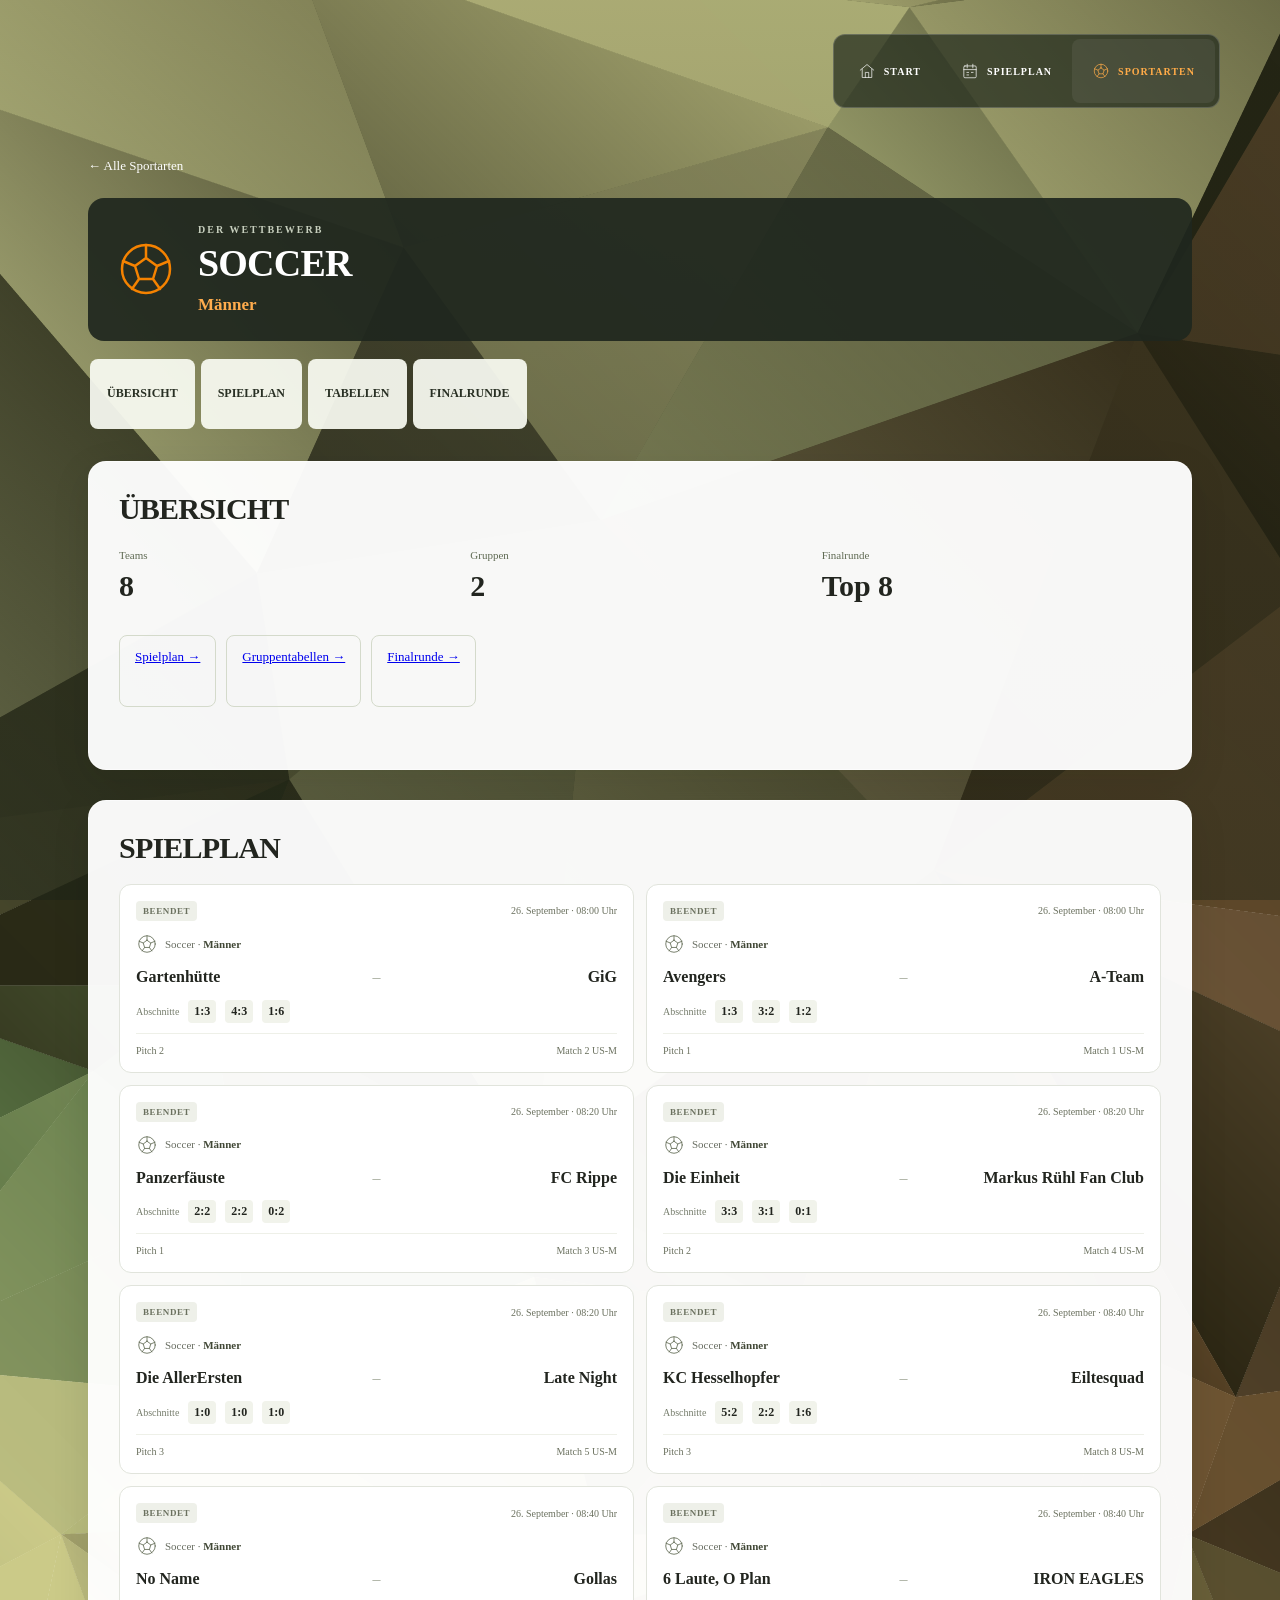
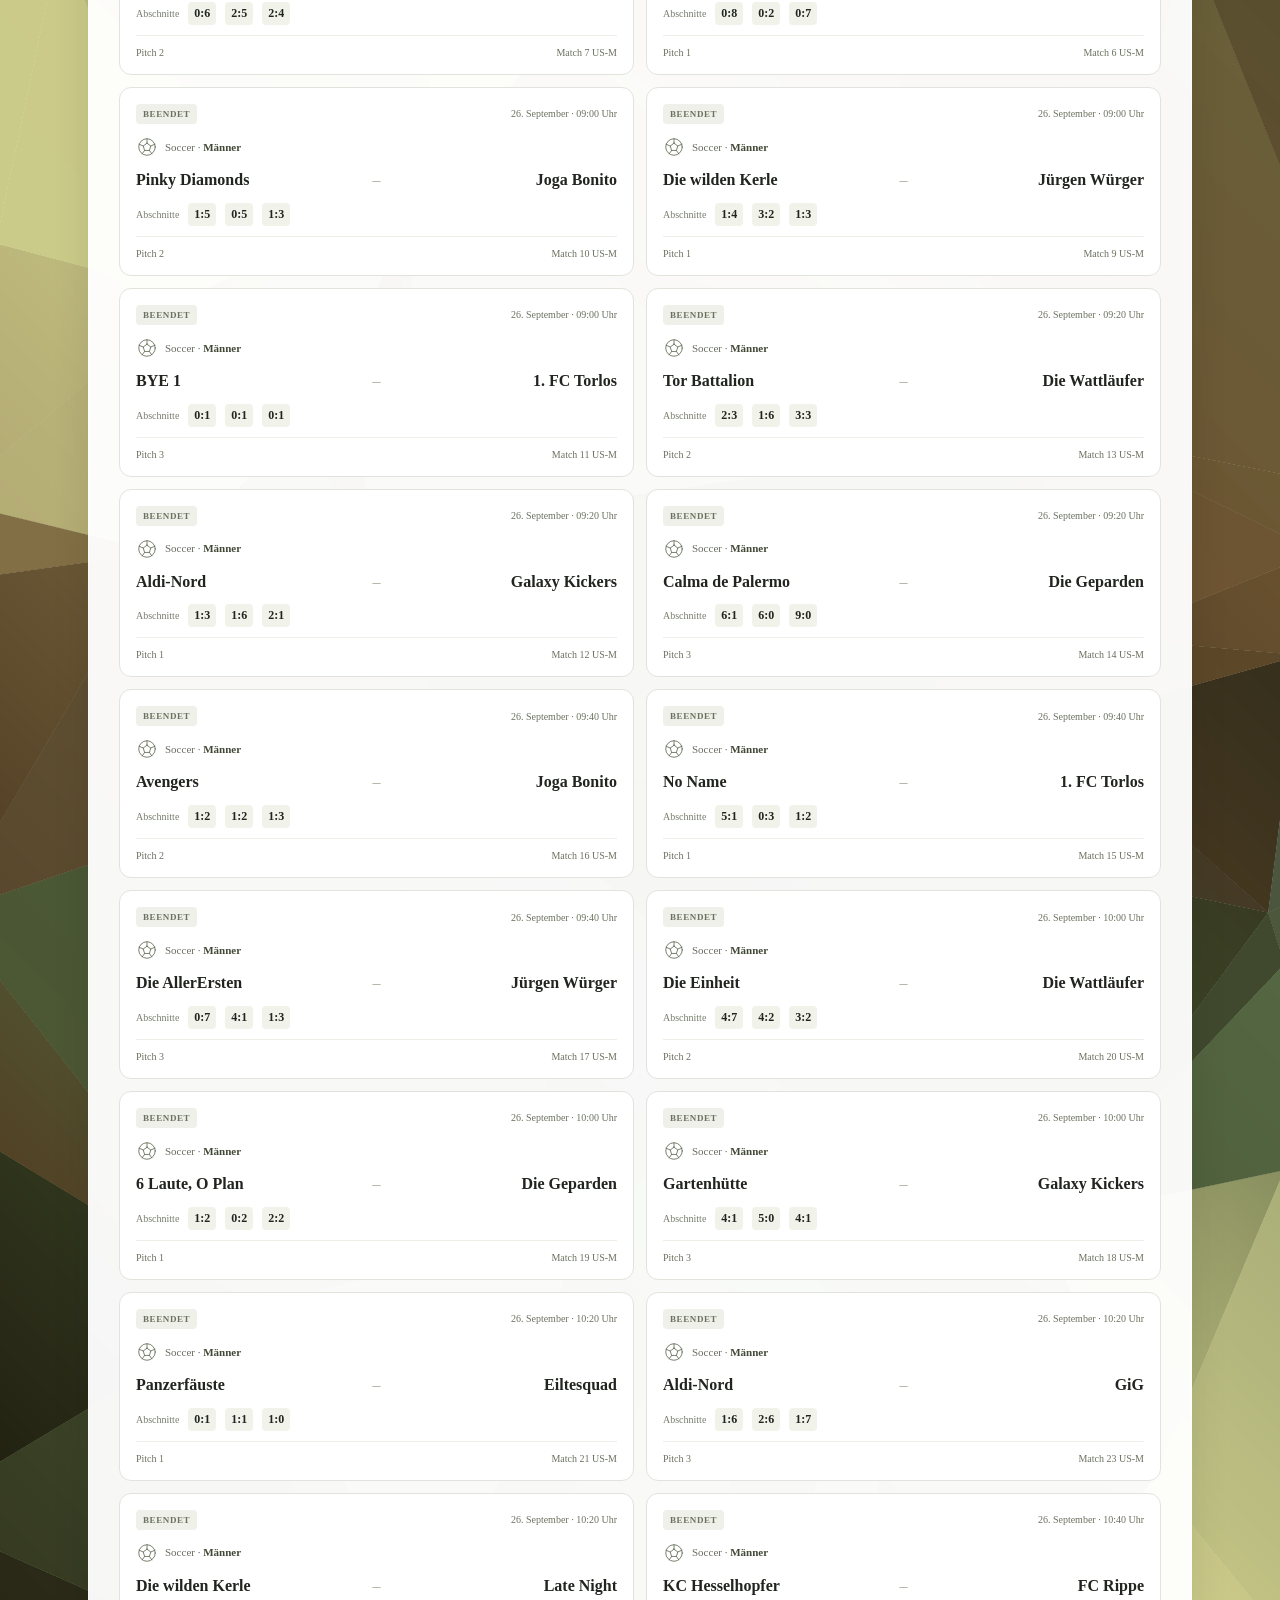
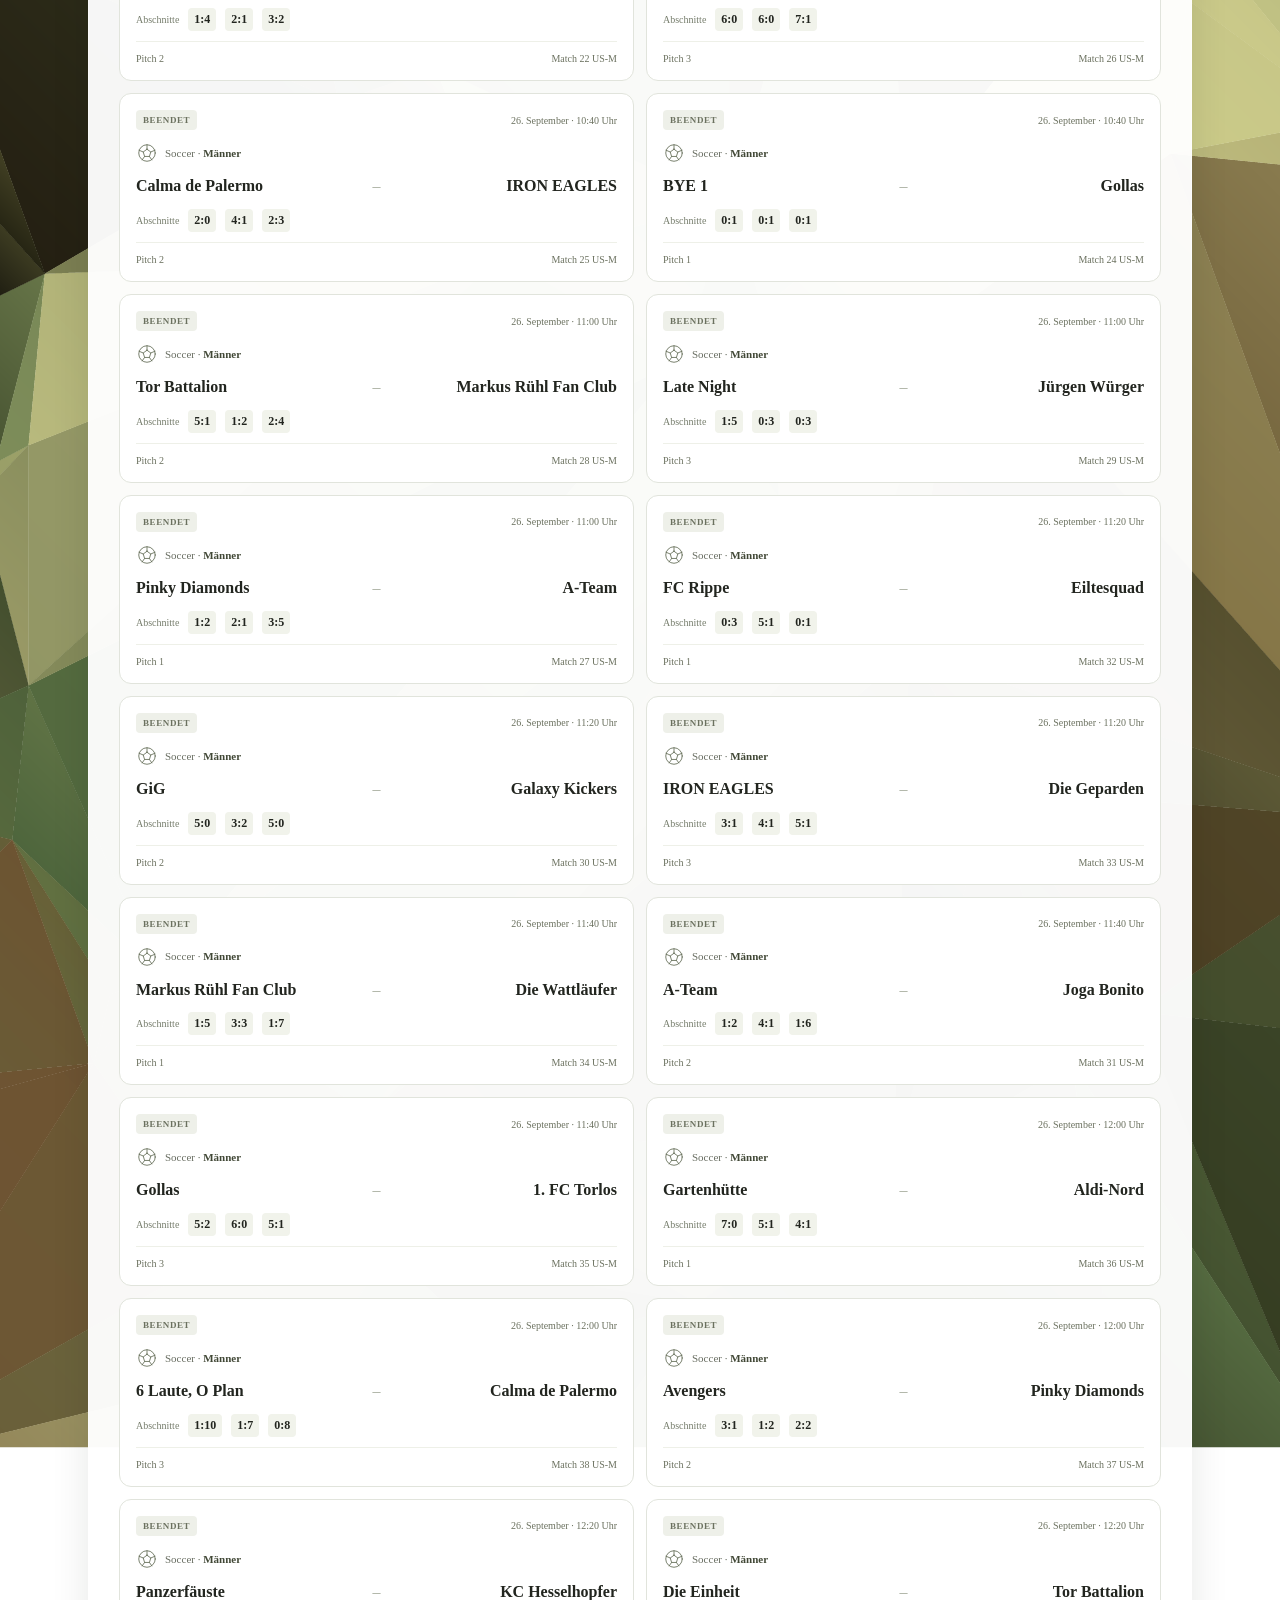
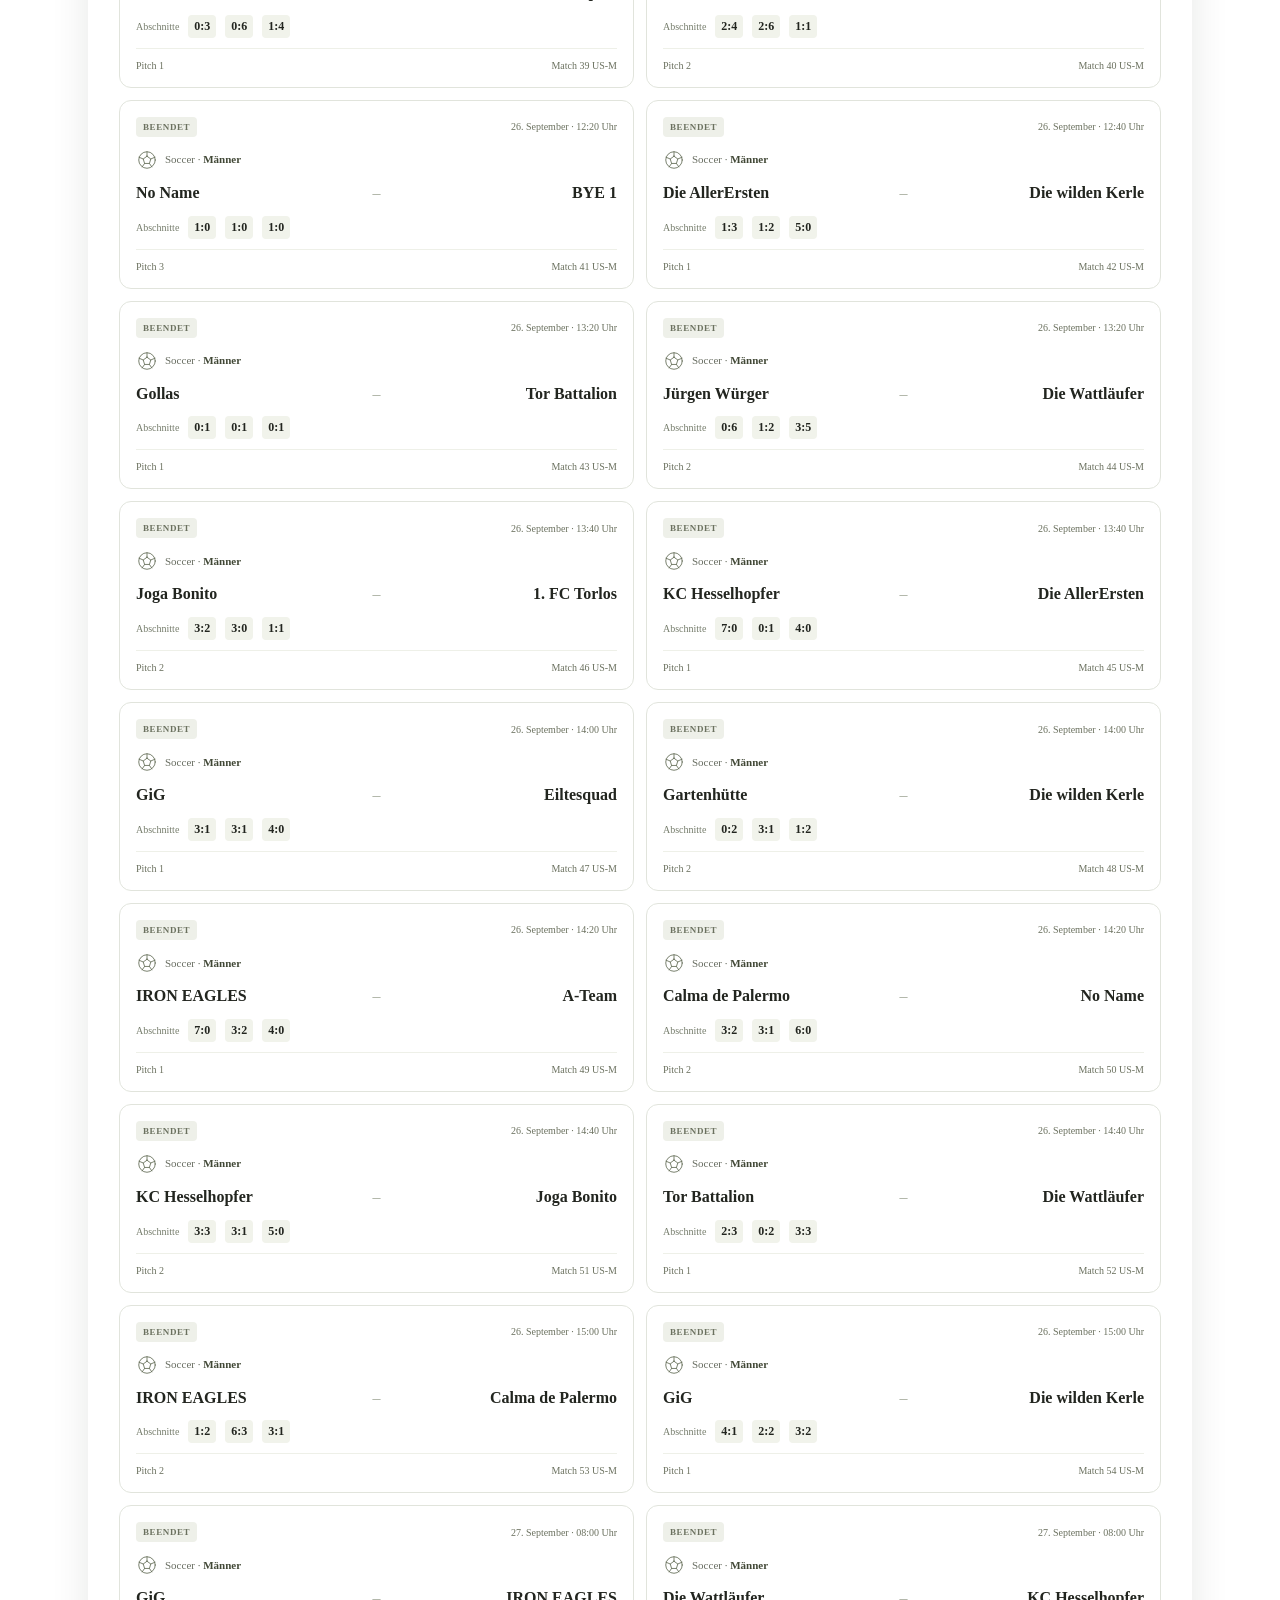
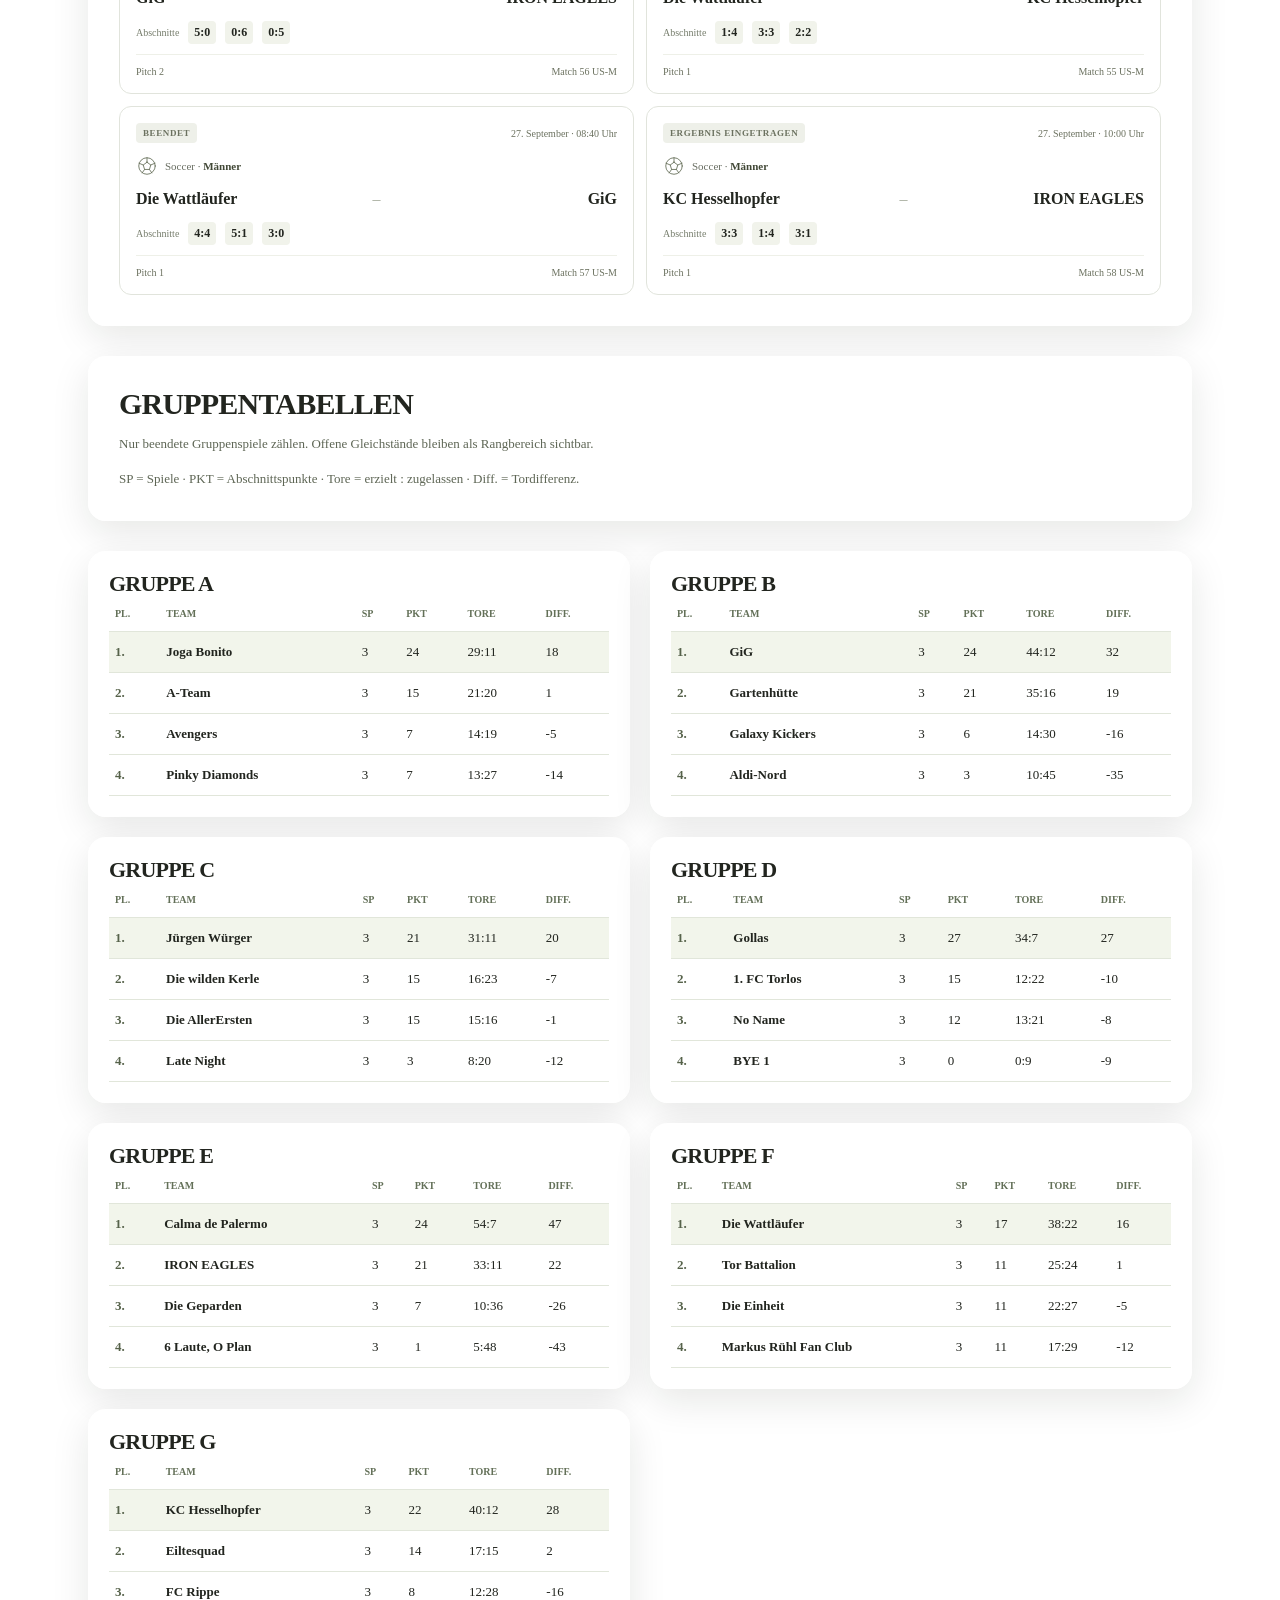
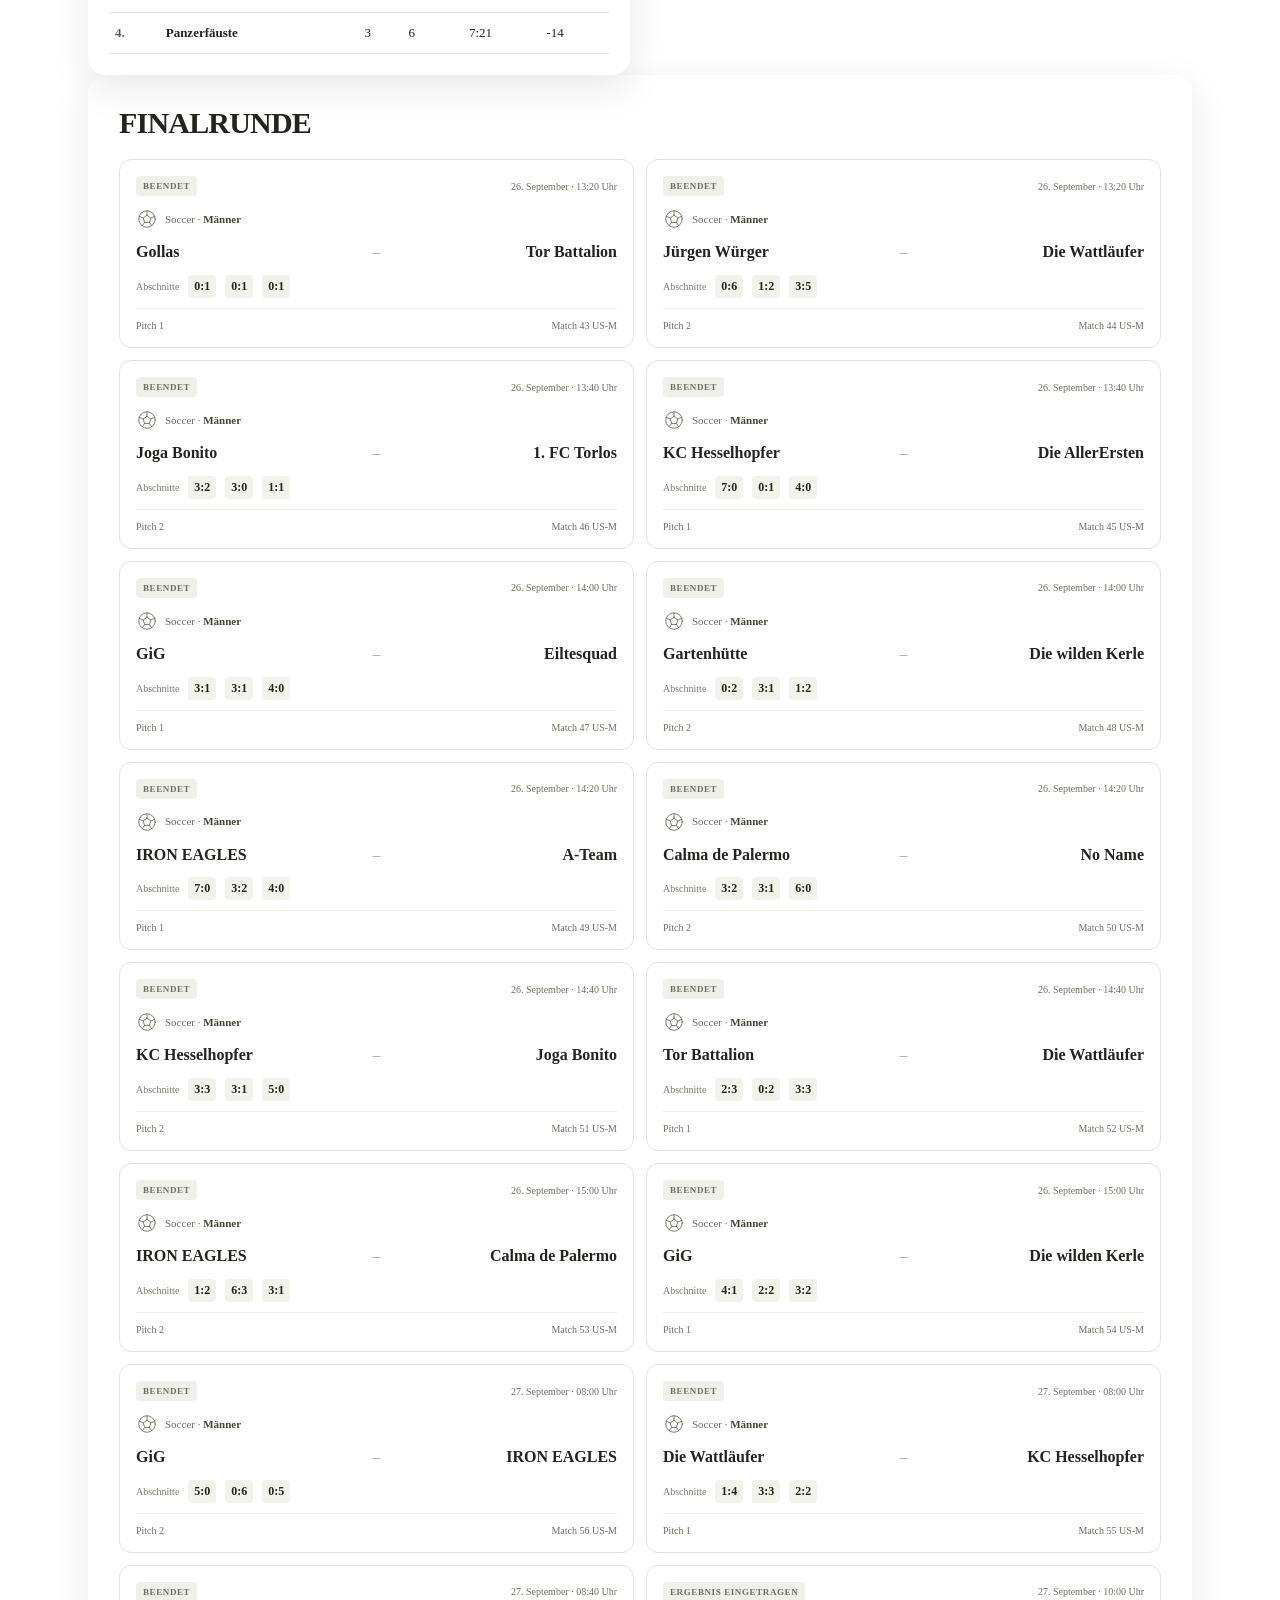
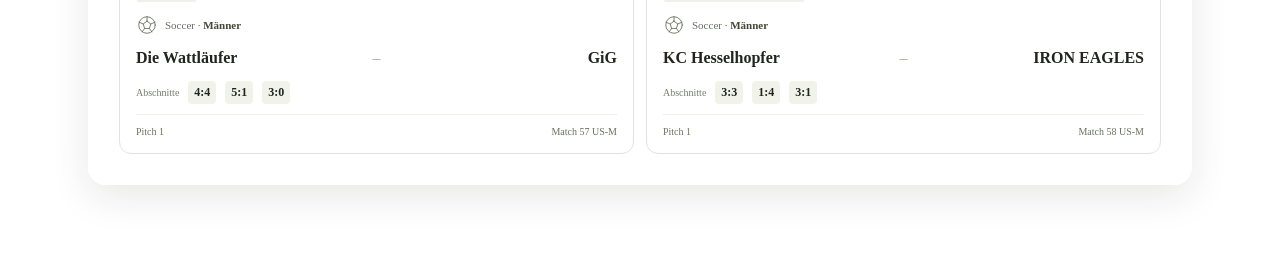
<file: competitions/street-soccer-maenner.html>
<!doctype html>
<html lang="de">
<head>
<meta charset="utf-8">
<meta name="viewport" content="width=device-width,initial-scale=1">
<title>Soccer Männer</title>
<link rel="stylesheet" href="../public.css">
</head>

<body>
<div class="public-site">

  <div class="public-backdrop">
    <img src="../branding/polygon.png" alt="">
  </div>

  <a class="skip-link" href="#public-main">Zum Inhalt</a>

  <header class="public-header">
    
<nav class="public-nav" aria-label="Hauptnavigation">

  <a href="../index.html"
     >
    <svg viewBox="0 0 64 64"
    fill="none"
    stroke="currentColor"
    stroke-width="2.5"
    stroke-linecap="round"
    stroke-linejoin="round"
    aria-hidden="true"><path d="M8 29 32 9l24 20M15 25v30h34V25M26 55V37h12v18"/></svg>
    <span>Start</span>
  </a>

  <a href="../spielplan.html"
     >
    <svg viewBox="0 0 64 64"
    fill="none"
    stroke="currentColor"
    stroke-width="2.5"
    stroke-linecap="round"
    stroke-linejoin="round"
    aria-hidden="true"><rect x="10" y="14" width="44" height="42" rx="4"/>
           <path d="M10 27h44M22 8v13M42 8v13M21 37h6m10 0h6M21 46h6"/></svg>
    <span>Spielplan</span>
  </a>

  <a href="../sportarten.html"
     aria-current="page">
    <svg viewBox="0 0 64 64"
    fill="none"
    stroke="currentColor"
    stroke-width="2.5"
    stroke-linecap="round"
    stroke-linejoin="round"
    aria-hidden="true"><circle cx="32" cy="32" r="24"/>
             <path d="m32 21 11 8-4 13H25l-4-13 11-8ZM32 21V8M43 29l12-5M39 42l7 10M25 42l-7 10M21 29 9 24"/></svg>
    <span>Sportarten</span>
  </a>

</nav>
  </header>

  <main id="public-main" class="public-main">
    
<div class="competition-area" data-competition-slug="street-soccer-maenner">


<a class="competition-back"
   href="../sportarten.html">
  ← Alle Sportarten
</a>

<header class="competition-header">

  <svg viewBox="0 0 64 64"
    fill="none"
    stroke="currentColor"
    stroke-width="2.5"
    stroke-linecap="round"
    stroke-linejoin="round"
    aria-hidden="true"><circle cx="32" cy="32" r="24"/>
             <path d="m32 21 11 8-4 13H25l-4-13 11-8ZM32 21V8M43 29l12-5M39 42l7 10M25 42l-7 10M21 29 9 24"/></svg>

  <div>
    <p class="eyebrow">Der Wettbewerb</p>

    <h1>
      Soccer
    </h1>

    <p class="competition-category">
      Männer
    </p>
  </div>

</header>

<nav class="competition-tabs"
     aria-label="Wettbewerbsnavigation">

  <a href="#uebersicht">Übersicht</a>
  <a href="#spielplan">Spielplan</a>
  <a href="#tabellen">Tabellen</a>
  <a href="#finalrunde">Finalrunde</a>

</nav>

<section id="uebersicht"
         class="public-panel">

  <h2>Übersicht</h2>

  <dl class="competition-stats">

    <div>
      <dt>Teams</dt>
      <dd>8</dd>
    </div>

    <div>
      <dt>Gruppen</dt>
      <dd>2</dd>
    </div>

    <div>
      <dt>Finalrunde</dt>
      <dd>Top 8</dd>
    </div>

  </dl>

  <div class="competition-shortcuts">
    <a href="#spielplan">Spielplan →</a>
    <a href="#tabellen">Gruppentabellen →</a>
    <a href="#finalrunde">Finalrunde →</a>
  </div>

</section>

<section id="spielplan"
         class="public-panel">

  <div class="section-heading">
    <h2>Spielplan</h2>
  </div>

  <div class="match-grid" data-competition-matches>
    
<article class="match-card">
  <div class="match-top">
    <span class="status status-FINAL">
      
      BEENDET
    </span>

    <span>
      25. September · 
      09:00 Uhr
    </span>
  </div>

  <div class="match-meta">
    <svg viewBox="0 0 64 64"
    fill="none"
    stroke="currentColor"
    stroke-width="2.5"
    stroke-linecap="round"
    stroke-linejoin="round"
    aria-hidden="true"><circle cx="32" cy="32" r="24"/>
             <path d="m32 21 11 8-4 13H25l-4-13 11-8ZM32 21V8M43 29l12-5M39 42l7 10M25 42l-7 10M21 29 9 24"/></svg>
    <span>Soccer · <strong>Männer</strong></span>
  </div>

  <div class="match-teams">
    <strong>Soccer A</strong>
    <span class="versus">–</span>
    <strong>Soccer E</strong>
  </div>

  <div class="score-line">
          <span>Abschnitte</span>
          <strong>2:0</strong><strong>1:0</strong><strong>3:1</strong>
        </div>
  

  <div class="match-bottom">
    <span>Pitch 1</span>
    <span>Match 1 US-M</span>
  </div>
</article>
<article class="match-card">
  <div class="match-top">
    <span class="status status-FINAL">
      
      BEENDET
    </span>

    <span>
      25. September · 
      09:00 Uhr
    </span>
  </div>

  <div class="match-meta">
    <svg viewBox="0 0 64 64"
    fill="none"
    stroke="currentColor"
    stroke-width="2.5"
    stroke-linecap="round"
    stroke-linejoin="round"
    aria-hidden="true"><circle cx="32" cy="32" r="24"/>
             <path d="m32 21 11 8-4 13H25l-4-13 11-8ZM32 21V8M43 29l12-5M39 42l7 10M25 42l-7 10M21 29 9 24"/></svg>
    <span>Soccer · <strong>Männer</strong></span>
  </div>

  <div class="match-teams">
    <strong>Soccer F</strong>
    <span class="versus">–</span>
    <strong>Soccer H</strong>
  </div>

  <div class="score-line">
          <span>Abschnitte</span>
          <strong>2:0</strong><strong>1:1</strong><strong>0:3</strong>
        </div>
  

  <div class="match-bottom">
    <span>Pitch 2</span>
    <span>Match 2 US-M</span>
  </div>
</article>
<article class="match-card">
  <div class="match-top">
    <span class="status status-FINAL">
      
      BEENDET
    </span>

    <span>
      25. September · 
      09:20 Uhr
    </span>
  </div>

  <div class="match-meta">
    <svg viewBox="0 0 64 64"
    fill="none"
    stroke="currentColor"
    stroke-width="2.5"
    stroke-linecap="round"
    stroke-linejoin="round"
    aria-hidden="true"><circle cx="32" cy="32" r="24"/>
             <path d="m32 21 11 8-4 13H25l-4-13 11-8ZM32 21V8M43 29l12-5M39 42l7 10M25 42l-7 10M21 29 9 24"/></svg>
    <span>Soccer · <strong>Männer</strong></span>
  </div>

  <div class="match-teams">
    <strong>Soccer B</strong>
    <span class="versus">–</span>
    <strong>Soccer C</strong>
  </div>

  <div class="score-line">
          <span>Abschnitte</span>
          <strong>1:0</strong><strong>2:1</strong><strong>1:1</strong>
        </div>
  

  <div class="match-bottom">
    <span>Pitch 1</span>
    <span>Match 3 US-M</span>
  </div>
</article>
<article class="match-card">
  <div class="match-top">
    <span class="status status-FINAL">
      
      BEENDET
    </span>

    <span>
      25. September · 
      09:20 Uhr
    </span>
  </div>

  <div class="match-meta">
    <svg viewBox="0 0 64 64"
    fill="none"
    stroke="currentColor"
    stroke-width="2.5"
    stroke-linecap="round"
    stroke-linejoin="round"
    aria-hidden="true"><circle cx="32" cy="32" r="24"/>
             <path d="m32 21 11 8-4 13H25l-4-13 11-8ZM32 21V8M43 29l12-5M39 42l7 10M25 42l-7 10M21 29 9 24"/></svg>
    <span>Soccer · <strong>Männer</strong></span>
  </div>

  <div class="match-teams">
    <strong>Soccer G</strong>
    <span class="versus">–</span>
    <strong>Soccer D</strong>
  </div>

  <div class="score-line">
          <span>Abschnitte</span>
          <strong>2:0</strong><strong>1:0</strong><strong>2:1</strong>
        </div>
  

  <div class="match-bottom">
    <span>Pitch 2</span>
    <span>Match 4 US-M</span>
  </div>
</article>
<article class="match-card">
  <div class="match-top">
    <span class="status status-FINAL">
      
      BEENDET
    </span>

    <span>
      25. September · 
      10:00 Uhr
    </span>
  </div>

  <div class="match-meta">
    <svg viewBox="0 0 64 64"
    fill="none"
    stroke="currentColor"
    stroke-width="2.5"
    stroke-linecap="round"
    stroke-linejoin="round"
    aria-hidden="true"><circle cx="32" cy="32" r="24"/>
             <path d="m32 21 11 8-4 13H25l-4-13 11-8ZM32 21V8M43 29l12-5M39 42l7 10M25 42l-7 10M21 29 9 24"/></svg>
    <span>Soccer · <strong>Männer</strong></span>
  </div>

  <div class="match-teams">
    <strong>Soccer F</strong>
    <span class="versus">–</span>
    <strong>Soccer D</strong>
  </div>

  <div class="score-line">
          <span>Abschnitte</span>
          <strong>3:1</strong><strong>2:0</strong><strong>1:1</strong>
        </div>
  

  <div class="match-bottom">
    <span>Pitch 1</span>
    <span>Match 5 US-M</span>
  </div>
</article>
<article class="match-card">
  <div class="match-top">
    <span class="status status-FINAL">
      
      BEENDET
    </span>

    <span>
      25. September · 
      10:00 Uhr
    </span>
  </div>

  <div class="match-meta">
    <svg viewBox="0 0 64 64"
    fill="none"
    stroke="currentColor"
    stroke-width="2.5"
    stroke-linecap="round"
    stroke-linejoin="round"
    aria-hidden="true"><circle cx="32" cy="32" r="24"/>
             <path d="m32 21 11 8-4 13H25l-4-13 11-8ZM32 21V8M43 29l12-5M39 42l7 10M25 42l-7 10M21 29 9 24"/></svg>
    <span>Soccer · <strong>Männer</strong></span>
  </div>

  <div class="match-teams">
    <strong>Soccer A</strong>
    <span class="versus">–</span>
    <strong>Soccer C</strong>
  </div>

  <div class="score-line">
          <span>Abschnitte</span>
          <strong>2:1</strong><strong>0:0</strong><strong>1:0</strong>
        </div>
  

  <div class="match-bottom">
    <span>Pitch 2</span>
    <span>Match 6 US-M</span>
  </div>
</article>
<article class="match-card">
  <div class="match-top">
    <span class="status status-FINAL">
      
      BEENDET
    </span>

    <span>
      25. September · 
      10:20 Uhr
    </span>
  </div>

  <div class="match-meta">
    <svg viewBox="0 0 64 64"
    fill="none"
    stroke="currentColor"
    stroke-width="2.5"
    stroke-linecap="round"
    stroke-linejoin="round"
    aria-hidden="true"><circle cx="32" cy="32" r="24"/>
             <path d="m32 21 11 8-4 13H25l-4-13 11-8ZM32 21V8M43 29l12-5M39 42l7 10M25 42l-7 10M21 29 9 24"/></svg>
    <span>Soccer · <strong>Männer</strong></span>
  </div>

  <div class="match-teams">
    <strong>Soccer G</strong>
    <span class="versus">–</span>
    <strong>Soccer H</strong>
  </div>

  <div class="score-line">
          <span>Abschnitte</span>
          <strong>1:0</strong><strong>2:2</strong><strong>0:2</strong>
        </div>
  

  <div class="match-bottom">
    <span>Pitch 1</span>
    <span>Match 7 US-M</span>
  </div>
</article>
<article class="match-card">
  <div class="match-top">
    <span class="status status-FINAL">
      
      BEENDET
    </span>

    <span>
      25. September · 
      10:20 Uhr
    </span>
  </div>

  <div class="match-meta">
    <svg viewBox="0 0 64 64"
    fill="none"
    stroke="currentColor"
    stroke-width="2.5"
    stroke-linecap="round"
    stroke-linejoin="round"
    aria-hidden="true"><circle cx="32" cy="32" r="24"/>
             <path d="m32 21 11 8-4 13H25l-4-13 11-8ZM32 21V8M43 29l12-5M39 42l7 10M25 42l-7 10M21 29 9 24"/></svg>
    <span>Soccer · <strong>Männer</strong></span>
  </div>

  <div class="match-teams">
    <strong>Soccer B</strong>
    <span class="versus">–</span>
    <strong>Soccer E</strong>
  </div>

  <div class="score-line">
          <span>Abschnitte</span>
          <strong>0:1</strong><strong>2:0</strong><strong>2:1</strong>
        </div>
  

  <div class="match-bottom">
    <span>Pitch 2</span>
    <span>Match 8 US-M</span>
  </div>
</article>
<article class="match-card">
  <div class="match-top">
    <span class="status status-FINAL">
      
      BEENDET
    </span>

    <span>
      25. September · 
      11:00 Uhr
    </span>
  </div>

  <div class="match-meta">
    <svg viewBox="0 0 64 64"
    fill="none"
    stroke="currentColor"
    stroke-width="2.5"
    stroke-linecap="round"
    stroke-linejoin="round"
    aria-hidden="true"><circle cx="32" cy="32" r="24"/>
             <path d="m32 21 11 8-4 13H25l-4-13 11-8ZM32 21V8M43 29l12-5M39 42l7 10M25 42l-7 10M21 29 9 24"/></svg>
    <span>Soccer · <strong>Männer</strong></span>
  </div>

  <div class="match-teams">
    <strong>Soccer H</strong>
    <span class="versus">–</span>
    <strong>Soccer D</strong>
  </div>

  <div class="score-line">
          <span>Abschnitte</span>
          <strong>2:0</strong><strong>1:0</strong><strong>3:1</strong>
        </div>
  

  <div class="match-bottom">
    <span>Pitch 1</span>
    <span>Match 9 US-M</span>
  </div>
</article>
<article class="match-card">
  <div class="match-top">
    <span class="status status-FINAL">
      
      BEENDET
    </span>

    <span>
      25. September · 
      11:00 Uhr
    </span>
  </div>

  <div class="match-meta">
    <svg viewBox="0 0 64 64"
    fill="none"
    stroke="currentColor"
    stroke-width="2.5"
    stroke-linecap="round"
    stroke-linejoin="round"
    aria-hidden="true"><circle cx="32" cy="32" r="24"/>
             <path d="m32 21 11 8-4 13H25l-4-13 11-8ZM32 21V8M43 29l12-5M39 42l7 10M25 42l-7 10M21 29 9 24"/></svg>
    <span>Soccer · <strong>Männer</strong></span>
  </div>

  <div class="match-teams">
    <strong>Soccer E</strong>
    <span class="versus">–</span>
    <strong>Soccer C</strong>
  </div>

  <div class="score-line">
          <span>Abschnitte</span>
          <strong>1:1</strong><strong>0:2</strong><strong>1:0</strong>
        </div>
  

  <div class="match-bottom">
    <span>Pitch 2</span>
    <span>Match 10 US-M</span>
  </div>
</article>
<article class="match-card">
  <div class="match-top">
    <span class="status status-FINAL">
      
      BEENDET
    </span>

    <span>
      25. September · 
      11:20 Uhr
    </span>
  </div>

  <div class="match-meta">
    <svg viewBox="0 0 64 64"
    fill="none"
    stroke="currentColor"
    stroke-width="2.5"
    stroke-linecap="round"
    stroke-linejoin="round"
    aria-hidden="true"><circle cx="32" cy="32" r="24"/>
             <path d="m32 21 11 8-4 13H25l-4-13 11-8ZM32 21V8M43 29l12-5M39 42l7 10M25 42l-7 10M21 29 9 24"/></svg>
    <span>Soccer · <strong>Männer</strong></span>
  </div>

  <div class="match-teams">
    <strong>Soccer A</strong>
    <span class="versus">–</span>
    <strong>Soccer B</strong>
  </div>

  <div class="score-line">
          <span>Abschnitte</span>
          <strong>1:0</strong><strong>2:2</strong><strong>0:1</strong>
        </div>
  

  <div class="match-bottom">
    <span>Pitch 1</span>
    <span>Match 11 US-M</span>
  </div>
</article>
<article class="match-card">
  <div class="match-top">
    <span class="status status-FINAL">
      
      BEENDET
    </span>

    <span>
      25. September · 
      11:20 Uhr
    </span>
  </div>

  <div class="match-meta">
    <svg viewBox="0 0 64 64"
    fill="none"
    stroke="currentColor"
    stroke-width="2.5"
    stroke-linecap="round"
    stroke-linejoin="round"
    aria-hidden="true"><circle cx="32" cy="32" r="24"/>
             <path d="m32 21 11 8-4 13H25l-4-13 11-8ZM32 21V8M43 29l12-5M39 42l7 10M25 42l-7 10M21 29 9 24"/></svg>
    <span>Soccer · <strong>Männer</strong></span>
  </div>

  <div class="match-teams">
    <strong>Soccer F</strong>
    <span class="versus">–</span>
    <strong>Soccer G</strong>
  </div>

  <div class="score-line">
          <span>Abschnitte</span>
          <strong>0:1</strong><strong>1:1</strong><strong>2:0</strong>
        </div>
  

  <div class="match-bottom">
    <span>Pitch 2</span>
    <span>Match 12 US-M</span>
  </div>
</article>
<article class="match-card">
  <div class="match-top">
    <span class="status status-FINAL">
      
      BEENDET
    </span>

    <span>
      26. September · 
      09:00 Uhr
    </span>
  </div>

  <div class="match-meta">
    <svg viewBox="0 0 64 64"
    fill="none"
    stroke="currentColor"
    stroke-width="2.5"
    stroke-linecap="round"
    stroke-linejoin="round"
    aria-hidden="true"><circle cx="32" cy="32" r="24"/>
             <path d="m32 21 11 8-4 13H25l-4-13 11-8ZM32 21V8M43 29l12-5M39 42l7 10M25 42l-7 10M21 29 9 24"/></svg>
    <span>Soccer · <strong>Männer</strong></span>
  </div>

  <div class="match-teams">
    <strong>Soccer A</strong>
    <span class="versus">–</span>
    <strong>Soccer D</strong>
  </div>

  <div class="score-line">
          <span>Abschnitte</span>
          <strong>2:0</strong><strong>0:1</strong><strong>1:1</strong>
        </div>
  <div class="score-line">
        <span>Penaltyschießen</span>
        <strong>6:5</strong>
      </div>

  <div class="match-bottom">
    <span>Pitch 1</span>
    <span>Match 13 US-M</span>
  </div>
</article>
<article class="match-card">
  <div class="match-top">
    <span class="status status-FINAL">
      
      BEENDET
    </span>

    <span>
      26. September · 
      09:00 Uhr
    </span>
  </div>

  <div class="match-meta">
    <svg viewBox="0 0 64 64"
    fill="none"
    stroke="currentColor"
    stroke-width="2.5"
    stroke-linecap="round"
    stroke-linejoin="round"
    aria-hidden="true"><circle cx="32" cy="32" r="24"/>
             <path d="m32 21 11 8-4 13H25l-4-13 11-8ZM32 21V8M43 29l12-5M39 42l7 10M25 42l-7 10M21 29 9 24"/></svg>
    <span>Soccer · <strong>Männer</strong></span>
  </div>

  <div class="match-teams">
    <strong>Soccer B</strong>
    <span class="versus">–</span>
    <strong>Soccer E</strong>
  </div>

  <div class="score-line">
          <span>Abschnitte</span>
          <strong>2:0</strong><strong>1:0</strong><strong>1:1</strong>
        </div>
  

  <div class="match-bottom">
    <span>Pitch 2</span>
    <span>Match 14 US-M</span>
  </div>
</article>
<article class="match-card">
  <div class="match-top">
    <span class="status status-SCHEDULED">
      
      GEPLANT
    </span>

    <span>
      26. September · 
      09:20 Uhr
    </span>
  </div>

  <div class="match-meta">
    <svg viewBox="0 0 64 64"
    fill="none"
    stroke="currentColor"
    stroke-width="2.5"
    stroke-linecap="round"
    stroke-linejoin="round"
    aria-hidden="true"><circle cx="32" cy="32" r="24"/>
             <path d="m32 21 11 8-4 13H25l-4-13 11-8ZM32 21V8M43 29l12-5M39 42l7 10M25 42l-7 10M21 29 9 24"/></svg>
    <span>Soccer · <strong>Männer</strong></span>
  </div>

  <div class="match-teams">
    <strong>Soccer G</strong>
    <span class="versus">–</span>
    <strong>Soccer F</strong>
  </div>

  
  

  <div class="match-bottom">
    <span>Pitch 1</span>
    <span>Match 15 US-M</span>
  </div>
</article>
<article class="match-card">
  <div class="match-top">
    <span class="status status-SCHEDULED">
      
      GEPLANT
    </span>

    <span>
      26. September · 
      09:20 Uhr
    </span>
  </div>

  <div class="match-meta">
    <svg viewBox="0 0 64 64"
    fill="none"
    stroke="currentColor"
    stroke-width="2.5"
    stroke-linecap="round"
    stroke-linejoin="round"
    aria-hidden="true"><circle cx="32" cy="32" r="24"/>
             <path d="m32 21 11 8-4 13H25l-4-13 11-8ZM32 21V8M43 29l12-5M39 42l7 10M25 42l-7 10M21 29 9 24"/></svg>
    <span>Soccer · <strong>Männer</strong></span>
  </div>

  <div class="match-teams">
    <strong>Soccer H</strong>
    <span class="versus">–</span>
    <strong>Soccer C</strong>
  </div>

  
  

  <div class="match-bottom">
    <span>Pitch 2</span>
    <span>Match 16 US-M</span>
  </div>
</article>
<article class="match-card is-live">
  <div class="match-top">
    <span class="status status-LIVE">
      <span class="live-dot"></span>
      LIVE
    </span>

    <span>
      26. September · 
      09:40 Uhr
    </span>
  </div>

  <div class="match-meta">
    <svg viewBox="0 0 64 64"
    fill="none"
    stroke="currentColor"
    stroke-width="2.5"
    stroke-linecap="round"
    stroke-linejoin="round"
    aria-hidden="true"><circle cx="32" cy="32" r="24"/>
             <path d="m32 21 11 8-4 13H25l-4-13 11-8ZM32 21V8M43 29l12-5M39 42l7 10M25 42l-7 10M21 29 9 24"/></svg>
    <span>Soccer · <strong>Männer</strong></span>
  </div>

  <div class="match-teams">
    <strong>Soccer A</strong>
    <span class="versus">–</span>
    <strong>Soccer B</strong>
  </div>

  
  

  <div class="match-bottom">
    <span>Pitch 1</span>
    <span>Match 17 US-M</span>
  </div>
</article>
<article class="match-card">
  <div class="match-top">
    <span class="status status-SCHEDULED">
      
      GEPLANT
    </span>

    <span>
      26. September · 
      10:00 Uhr
    </span>
  </div>

  <div class="match-meta">
    <svg viewBox="0 0 64 64"
    fill="none"
    stroke="currentColor"
    stroke-width="2.5"
    stroke-linecap="round"
    stroke-linejoin="round"
    aria-hidden="true"><circle cx="32" cy="32" r="24"/>
             <path d="m32 21 11 8-4 13H25l-4-13 11-8ZM32 21V8M43 29l12-5M39 42l7 10M25 42l-7 10M21 29 9 24"/></svg>
    <span>Soccer · <strong>Männer</strong></span>
  </div>

  <div class="match-teams">
    <strong>Noch offen</strong>
    <span class="versus">–</span>
    <strong>Noch offen</strong>
  </div>

  
  

  <div class="match-bottom">
    <span>Pitch 1</span>
    <span>Match 18 US-M</span>
  </div>
</article>
<article class="match-card">
  <div class="match-top">
    <span class="status status-SCHEDULED">
      
      GEPLANT
    </span>

    <span>
      26. September · 
      10:40 Uhr
    </span>
  </div>

  <div class="match-meta">
    <svg viewBox="0 0 64 64"
    fill="none"
    stroke="currentColor"
    stroke-width="2.5"
    stroke-linecap="round"
    stroke-linejoin="round"
    aria-hidden="true"><circle cx="32" cy="32" r="24"/>
             <path d="m32 21 11 8-4 13H25l-4-13 11-8ZM32 21V8M43 29l12-5M39 42l7 10M25 42l-7 10M21 29 9 24"/></svg>
    <span>Soccer · <strong>Männer</strong></span>
  </div>

  <div class="match-teams">
    <strong>Noch offen</strong>
    <span class="versus">–</span>
    <strong>Noch offen</strong>
  </div>

  
  

  <div class="match-bottom">
    <span>Pitch 1</span>
    <span>Match 20 US-M</span>
  </div>
</article>
<article class="match-card">
  <div class="match-top">
    <span class="status status-SCHEDULED">
      
      GEPLANT
    </span>

    <span>
      26. September · 
      11:20 Uhr
    </span>
  </div>

  <div class="match-meta">
    <svg viewBox="0 0 64 64"
    fill="none"
    stroke="currentColor"
    stroke-width="2.5"
    stroke-linecap="round"
    stroke-linejoin="round"
    aria-hidden="true"><circle cx="32" cy="32" r="24"/>
             <path d="m32 21 11 8-4 13H25l-4-13 11-8ZM32 21V8M43 29l12-5M39 42l7 10M25 42l-7 10M21 29 9 24"/></svg>
    <span>Soccer · <strong>Männer</strong></span>
  </div>

  <div class="match-teams">
    <strong>Noch offen</strong>
    <span class="versus">–</span>
    <strong>Noch offen</strong>
  </div>

  
  

  <div class="match-bottom">
    <span>Pitch 1</span>
    <span>Match 19 US-M</span>
  </div>
</article>
  </div>

  

</section>

<section id="tabellen">

  <div class="public-panel standings-intro">

    <h2>Gruppentabellen</h2>

    <p>
      Nur beendete Gruppenspiele zählen.
      Offene Gleichstände bleiben als Rangbereich sichtbar.
    </p>

    <p>
      SP = Spiele · PKT = Abschnittspunkte · Tore = erzielt : zugelassen · Diff. = Tordifferenz.
    </p>

  </div>

  <div data-competition-tables>
  
<div class="group-tables">


<section class="public-panel group-card">

  <div class="group-heading">
    <h3>Gruppe A</h3>
  </div>

  <table class="public-standings">

    <thead>
      <tr>
        
        <th>Pl.</th>
        <th>Team</th>
        <th>SP</th>
        <th>PKT</th>
        <th>Tore</th>
        <th>Diff.</th>
      </tr>
    </thead>

    <tbody>


<tr class="group-leader">

  <td class="standing-rank">
    1.
  </td>

  <th scope="row" class="standing-team">
    Soccer H

    

    
  </th>

  
  <td data-label="SP">
    3
  </td>
  <td data-label="PKT">
    17
  </td>
  <td data-label="Tore">
    14:7
  </td>
  <td data-label="Diff.">
    7
  </td>

</tr>
<tr class="">

  <td class="standing-rank">
    2.
  </td>

  <th scope="row" class="standing-team">
    Soccer G

    

    
  </th>

  
  <td data-label="SP">
    3
  </td>
  <td data-label="PKT">
    17
  </td>
  <td data-label="Tore">
    10:8
  </td>
  <td data-label="Diff.">
    2
  </td>

</tr>
<tr class="">

  <td class="standing-rank">
    3.
  </td>

  <th scope="row" class="standing-team">
    Soccer F

    

    
  </th>

  
  <td data-label="SP">
    3
  </td>
  <td data-label="PKT">
    15
  </td>
  <td data-label="Tore">
    12:8
  </td>
  <td data-label="Diff.">
    4
  </td>

</tr>
<tr class="">

  <td class="standing-rank">
    4.
  </td>

  <th scope="row" class="standing-team">
    Soccer D

    

    
  </th>

  
  <td data-label="SP">
    3
  </td>
  <td data-label="PKT">
    1
  </td>
  <td data-label="Tore">
    4:17
  </td>
  <td data-label="Diff.">
    -13
  </td>

</tr>

    </tbody>
  </table>

</section>
<section class="public-panel group-card">

  <div class="group-heading">
    <h3>Gruppe B</h3>
  </div>

  <table class="public-standings">

    <thead>
      <tr>
        
        <th>Pl.</th>
        <th>Team</th>
        <th>SP</th>
        <th>PKT</th>
        <th>Tore</th>
        <th>Diff.</th>
      </tr>
    </thead>

    <tbody>


<tr class="group-leader">

  <td class="standing-rank">
    1.
  </td>

  <th scope="row" class="standing-team">
    Soccer A

    

    
  </th>

  
  <td data-label="SP">
    3
  </td>
  <td data-label="PKT">
    20
  </td>
  <td data-label="Tore">
    12:5
  </td>
  <td data-label="Diff.">
    7
  </td>

</tr>
<tr class="">

  <td class="standing-rank">
    2.
  </td>

  <th scope="row" class="standing-team">
    Soccer B

    

    
  </th>

  
  <td data-label="SP">
    3
  </td>
  <td data-label="PKT">
    17
  </td>
  <td data-label="Tore">
    11:7
  </td>
  <td data-label="Diff.">
    4
  </td>

</tr>
<tr class="">

  <td class="standing-rank">
    3.
  </td>

  <th scope="row" class="standing-team">
    Soccer E

    

    
  </th>

  
  <td data-label="SP">
    3
  </td>
  <td data-label="PKT">
    7
  </td>
  <td data-label="Tore">
    5:13
  </td>
  <td data-label="Diff.">
    -8
  </td>

</tr>
<tr class="">

  <td class="standing-rank">
    4.
  </td>

  <th scope="row" class="standing-team">
    Soccer C

    

    
  </th>

  
  <td data-label="SP">
    3
  </td>
  <td data-label="PKT">
    6
  </td>
  <td data-label="Tore">
    6:9
  </td>
  <td data-label="Diff.">
    -3
  </td>

</tr>

    </tbody>
  </table>

</section>

</div>
</div>

</section>

<section id="finalrunde"
         class="public-panel" data-competition-final-round>

  <div class="section-heading">
    <h2>Finalrunde</h2>
  </div>

  <div class="match-grid">
           
<article class="match-card">
  <div class="match-top">
    <span class="status status-FINAL">
      
      BEENDET
    </span>

    <span>
      26. September · 
      09:00 Uhr
    </span>
  </div>

  <div class="match-meta">
    <svg viewBox="0 0 64 64"
    fill="none"
    stroke="currentColor"
    stroke-width="2.5"
    stroke-linecap="round"
    stroke-linejoin="round"
    aria-hidden="true"><circle cx="32" cy="32" r="24"/>
             <path d="m32 21 11 8-4 13H25l-4-13 11-8ZM32 21V8M43 29l12-5M39 42l7 10M25 42l-7 10M21 29 9 24"/></svg>
    <span>Soccer · <strong>Männer</strong></span>
  </div>

  <div class="match-teams">
    <strong>Soccer A</strong>
    <span class="versus">–</span>
    <strong>Soccer D</strong>
  </div>

  <div class="score-line">
          <span>Abschnitte</span>
          <strong>2:0</strong><strong>0:1</strong><strong>1:1</strong>
        </div>
  <div class="score-line">
        <span>Penaltyschießen</span>
        <strong>6:5</strong>
      </div>

  <div class="match-bottom">
    <span>Pitch 1</span>
    <span>Match 13 US-M</span>
  </div>
</article>
<article class="match-card">
  <div class="match-top">
    <span class="status status-FINAL">
      
      BEENDET
    </span>

    <span>
      26. September · 
      09:00 Uhr
    </span>
  </div>

  <div class="match-meta">
    <svg viewBox="0 0 64 64"
    fill="none"
    stroke="currentColor"
    stroke-width="2.5"
    stroke-linecap="round"
    stroke-linejoin="round"
    aria-hidden="true"><circle cx="32" cy="32" r="24"/>
             <path d="m32 21 11 8-4 13H25l-4-13 11-8ZM32 21V8M43 29l12-5M39 42l7 10M25 42l-7 10M21 29 9 24"/></svg>
    <span>Soccer · <strong>Männer</strong></span>
  </div>

  <div class="match-teams">
    <strong>Soccer B</strong>
    <span class="versus">–</span>
    <strong>Soccer E</strong>
  </div>

  <div class="score-line">
          <span>Abschnitte</span>
          <strong>2:0</strong><strong>1:0</strong><strong>1:1</strong>
        </div>
  

  <div class="match-bottom">
    <span>Pitch 2</span>
    <span>Match 14 US-M</span>
  </div>
</article>
<article class="match-card">
  <div class="match-top">
    <span class="status status-SCHEDULED">
      
      GEPLANT
    </span>

    <span>
      26. September · 
      09:20 Uhr
    </span>
  </div>

  <div class="match-meta">
    <svg viewBox="0 0 64 64"
    fill="none"
    stroke="currentColor"
    stroke-width="2.5"
    stroke-linecap="round"
    stroke-linejoin="round"
    aria-hidden="true"><circle cx="32" cy="32" r="24"/>
             <path d="m32 21 11 8-4 13H25l-4-13 11-8ZM32 21V8M43 29l12-5M39 42l7 10M25 42l-7 10M21 29 9 24"/></svg>
    <span>Soccer · <strong>Männer</strong></span>
  </div>

  <div class="match-teams">
    <strong>Soccer G</strong>
    <span class="versus">–</span>
    <strong>Soccer F</strong>
  </div>

  
  

  <div class="match-bottom">
    <span>Pitch 1</span>
    <span>Match 15 US-M</span>
  </div>
</article>
<article class="match-card">
  <div class="match-top">
    <span class="status status-SCHEDULED">
      
      GEPLANT
    </span>

    <span>
      26. September · 
      09:20 Uhr
    </span>
  </div>

  <div class="match-meta">
    <svg viewBox="0 0 64 64"
    fill="none"
    stroke="currentColor"
    stroke-width="2.5"
    stroke-linecap="round"
    stroke-linejoin="round"
    aria-hidden="true"><circle cx="32" cy="32" r="24"/>
             <path d="m32 21 11 8-4 13H25l-4-13 11-8ZM32 21V8M43 29l12-5M39 42l7 10M25 42l-7 10M21 29 9 24"/></svg>
    <span>Soccer · <strong>Männer</strong></span>
  </div>

  <div class="match-teams">
    <strong>Soccer H</strong>
    <span class="versus">–</span>
    <strong>Soccer C</strong>
  </div>

  
  

  <div class="match-bottom">
    <span>Pitch 2</span>
    <span>Match 16 US-M</span>
  </div>
</article>
<article class="match-card is-live">
  <div class="match-top">
    <span class="status status-LIVE">
      <span class="live-dot"></span>
      LIVE
    </span>

    <span>
      26. September · 
      09:40 Uhr
    </span>
  </div>

  <div class="match-meta">
    <svg viewBox="0 0 64 64"
    fill="none"
    stroke="currentColor"
    stroke-width="2.5"
    stroke-linecap="round"
    stroke-linejoin="round"
    aria-hidden="true"><circle cx="32" cy="32" r="24"/>
             <path d="m32 21 11 8-4 13H25l-4-13 11-8ZM32 21V8M43 29l12-5M39 42l7 10M25 42l-7 10M21 29 9 24"/></svg>
    <span>Soccer · <strong>Männer</strong></span>
  </div>

  <div class="match-teams">
    <strong>Soccer A</strong>
    <span class="versus">–</span>
    <strong>Soccer B</strong>
  </div>

  
  

  <div class="match-bottom">
    <span>Pitch 1</span>
    <span>Match 17 US-M</span>
  </div>
</article>
<article class="match-card">
  <div class="match-top">
    <span class="status status-SCHEDULED">
      
      GEPLANT
    </span>

    <span>
      26. September · 
      10:00 Uhr
    </span>
  </div>

  <div class="match-meta">
    <svg viewBox="0 0 64 64"
    fill="none"
    stroke="currentColor"
    stroke-width="2.5"
    stroke-linecap="round"
    stroke-linejoin="round"
    aria-hidden="true"><circle cx="32" cy="32" r="24"/>
             <path d="m32 21 11 8-4 13H25l-4-13 11-8ZM32 21V8M43 29l12-5M39 42l7 10M25 42l-7 10M21 29 9 24"/></svg>
    <span>Soccer · <strong>Männer</strong></span>
  </div>

  <div class="match-teams">
    <strong>Noch offen</strong>
    <span class="versus">–</span>
    <strong>Noch offen</strong>
  </div>

  
  

  <div class="match-bottom">
    <span>Pitch 1</span>
    <span>Match 18 US-M</span>
  </div>
</article>
<article class="match-card">
  <div class="match-top">
    <span class="status status-SCHEDULED">
      
      GEPLANT
    </span>

    <span>
      26. September · 
      10:40 Uhr
    </span>
  </div>

  <div class="match-meta">
    <svg viewBox="0 0 64 64"
    fill="none"
    stroke="currentColor"
    stroke-width="2.5"
    stroke-linecap="round"
    stroke-linejoin="round"
    aria-hidden="true"><circle cx="32" cy="32" r="24"/>
             <path d="m32 21 11 8-4 13H25l-4-13 11-8ZM32 21V8M43 29l12-5M39 42l7 10M25 42l-7 10M21 29 9 24"/></svg>
    <span>Soccer · <strong>Männer</strong></span>
  </div>

  <div class="match-teams">
    <strong>Noch offen</strong>
    <span class="versus">–</span>
    <strong>Noch offen</strong>
  </div>

  
  

  <div class="match-bottom">
    <span>Pitch 1</span>
    <span>Match 20 US-M</span>
  </div>
</article>
<article class="match-card">
  <div class="match-top">
    <span class="status status-SCHEDULED">
      
      GEPLANT
    </span>

    <span>
      26. September · 
      11:20 Uhr
    </span>
  </div>

  <div class="match-meta">
    <svg viewBox="0 0 64 64"
    fill="none"
    stroke="currentColor"
    stroke-width="2.5"
    stroke-linecap="round"
    stroke-linejoin="round"
    aria-hidden="true"><circle cx="32" cy="32" r="24"/>
             <path d="m32 21 11 8-4 13H25l-4-13 11-8ZM32 21V8M43 29l12-5M39 42l7 10M25 42l-7 10M21 29 9 24"/></svg>
    <span>Soccer · <strong>Männer</strong></span>
  </div>

  <div class="match-teams">
    <strong>Noch offen</strong>
    <span class="versus">–</span>
    <strong>Noch offen</strong>
  </div>

  
  

  <div class="match-bottom">
    <span>Pitch 1</span>
    <span>Match 19 US-M</span>
  </div>
</article>
         </div>

</section>

</div>

<script src="../live-results.js"></script>

  </main>

</div>
</body>
</html>
</file>
<file: public.css>
.public-site{--orange:#f58200;position:relative;isolation:isolate;min-height:100vh;color:#22251f;padding-bottom:100px}.public-site .public-backdrop{position:fixed;inset:0;z-index:-2;background:#41482e}.public-site .public-backdrop img{object-fit:cover}.public-site .public-backdrop:after{content:"";position:absolute;inset:0;background:linear-gradient(180deg,#18211730,#18211765)}.public-site .public-header{max-width:1160px;margin:auto;padding:26px 28px;display:flex;align-items:center;justify-content:flex-end;gap:20px}.public-site .public-wordmark{margin-right:auto;font-size:10px;letter-spacing:2px;color:white;text-decoration:none;line-height:1.6}.public-site .public-wordmark strong{font-size:19px;letter-spacing:1px;margin-left:8px}.public-site .public-wordmark>span{display:block;font-size:10px;letter-spacing:1px;opacity:.75}.public-site .public-nav{position:fixed;bottom:0;left:0;right:0;z-index:20;display:flex;justify-content:center;background:#fafbf7f5;backdrop-filter:blur(16px);border-top:1px solid #d8dccf;padding:8px 10px calc(8px + env(safe-area-inset-bottom))}.public-site .public-nav a{display:flex;flex:1;max-width:180px;align-items:center;justify-content:center;flex-direction:column;gap:4px;min-height:52px;color:#454b3c;text-decoration:none;font-size:10px;font-weight:800;letter-spacing:1px;text-transform:uppercase;border-radius:8px}.public-site .public-nav svg{width:23px;height:23px}.public-site .public-nav a[aria-current]{color:#a74800;background:#ffedda}.public-site .public-main{max-width:1104px;padding:0 16px;margin:auto}.public-site .public-hero{text-align:center;padding:4px 0 28px}.public-site .hero-logo{width:min(600px,90vw);margin:auto}.public-site .hero-logo img{width:100%;height:auto;display:block}.public-site .hero-logo{background:none}.public-site .hero-location{color:white;font-weight:800;font-size:22px;margin:22px 0 0;letter-spacing:.4px;text-shadow:0 2px 8px #0005}.public-site .hero-location span{display:block;font-weight:400;font-size:14px;margin-top:6px;letter-spacing:.4px}.public-site .public-panel{background:#fffffff5;border:1px solid #fff9;border-radius:18px;padding:22px;margin-bottom:30px;box-shadow:0 12px 38px #17210e1a}.public-site .section-heading{display:flex;justify-content:space-between;align-items:center;margin-bottom:20px;gap:14px}.public-site .eyebrow{text-transform:uppercase;letter-spacing:2px;font-size:10px;font-weight:700;margin:0 0 8px;color:#6b715f}
.public-site h1,.public-site h2,.public-site h3{font-weight:900;line-height:1.1;letter-spacing:-.8px;text-transform:uppercase;margin:0;overflow-wrap:anywhere}
.public-site h1{font-size:clamp(26px,4vw,42px);margin-bottom:24px}
.public-site h2{font-size:clamp(22px,3vw,30px)}
.public-site h3{font-size:26px}.public-site .section-mark{color:#9a4700;background:#ffebd5;border-radius:50%;width:42px;height:42px;display:grid;place-items:center;font-size:24px;flex-shrink:0}.public-site .match-grid{display:grid;gap:12px;grid-template-columns:minmax(0,1fr)}.public-site .match-card{background:white;border:1px solid #e1e4dc;border-radius:12px;padding:16px;min-width:0}.public-site .match-card.is-live{border-color:var(--orange);box-shadow:inset 4px 0 var(--orange),0 3px 14px #f5820012}.public-site .match-top{display:flex;justify-content:space-between;gap:8px;flex-wrap:wrap;align-items:center;font-size:10px;color:#6b715f}.public-site .status{font-size:9px;letter-spacing:.6px;font-weight:800;background:#eef0e9;padding:5px 7px;border-radius:4px}.public-site .status-LIVE{background:#ffecd9;color:#9b4300;display:flex;align-items:center;gap:6px}.public-site .live-dot{width:7px;height:7px;border-radius:50%;background:var(--orange)}.public-site .match-meta{font-size:11px;color:#686d61;margin-top:12px}.public-site .match-teams{display:grid;grid-template-columns:minmax(0,1fr) 18px minmax(0,1fr);gap:8px;align-items:center;font-size:16px;line-height:1.3;margin:12px 0}.public-site .match-teams strong{overflow-wrap:anywhere}.public-site .match-teams strong:last-child{text-align:right}.public-site .versus{color:#a6ac9c;text-align:center}.public-site .score-line{display:flex;flex-wrap:wrap;gap:9px;font-size:12px;align-items:center;margin:10px 0}.public-site .score-line>span{color:#767d6c;font-size:10px}.public-site .score-line strong{background:#f1f3eb;border-radius:4px;padding:4px 6px;font-variant-numeric:tabular-nums}.public-site .match-bottom{display:flex;justify-content:space-between;gap:8px;flex-wrap:wrap;border-top:1px solid #eef0e8;padding-top:11px;font-size:10px;color:#6b715f}.public-site .public-section{margin:38px 0}.public-site .light,.public-site .light .eyebrow{color:white}.public-site .sport-grid{display:grid;grid-template-columns:minmax(0,1fr);gap:16px}.public-site .sport-card{background:linear-gradient(125deg,#262c25,#161c19);border:1px solid #ffffff25;border-radius:16px;padding:26px;color:white;box-shadow:0 15px 30px #18200d25;position:relative;overflow:hidden}.public-site .sport-card:after{content:"";position:absolute;right:-35px;top:-40px;width:180px;height:180px;border:1px solid #ffffff10;transform:rotate(35deg);pointer-events:none}.public-site .sport-art{display:flex;align-items:center;justify-content:space-between;margin-bottom:28px}.public-site .sport-art svg{width:76px;height:76px;color:var(--orange)}.public-site .sport-art span{font-size:9px;letter-spacing:2px;color:#a3ab9b}.public-site .sport-card h3{max-width:300px;min-height:57px}.public-site .sport-buttons{display:grid;grid-template-columns:1fr 1fr;gap:10px;margin-top:22px}.public-site .sport-buttons a,.public-site .unavailable{display:flex;justify-content:space-between;align-items:center;border:1px solid #ffffff45;min-height:50px;padding:12px 16px;border-radius:7px;text-transform:uppercase;font-size:11px;font-weight:800;letter-spacing:1px;text-decoration:none}.public-site .sport-buttons a:hover{background:var(--orange);color:#151911;border-color:var(--orange)}.public-site .sport-buttons a span{color:var(--orange);font-size:19px}.public-site .sport-buttons a:hover span{color:inherit}.public-site .unavailable{opacity:.5}.public-site .public-button{display:flex;justify-content:space-between;align-items:center;gap:15px;min-height:52px;margin-top:22px;background:#f58200;color:#221c0e;font-size:12px;font-weight:800;padding:15px 20px;border-radius:8px;text-decoration:none}.public-site .day-note,.public-site .empty-state{font-size:14px;line-height:1.7;color:#69705f;margin:12px 0 22px}.public-site .public-footer{max-width:1104px;margin:38px auto 0;padding:0 22px;color:#fff;font-size:11px;letter-spacing:1px;font-weight:700;display:flex;justify-content:space-between;gap:16px;flex-wrap:wrap}.public-site .public-footer span{font-weight:400;color:#e2e7d9;letter-spacing:0}.public-site .route-heading{margin-top:35px}.public-site .day-tabs{display:flex;gap:8px;flex-wrap:wrap;margin:20px 0}.public-site .day-tabs a{padding:14px;border:1px solid #d7ddce;border-radius:8px;font-size:13px;text-decoration:none}.public-site .day-tabs a[aria-current]{background:#262c25;color:white}.public-site .schedule-date{margin:24px 0!important}.public-site .skip-link{position:fixed;top:0;left:20px;transform:translateY(-150%);z-index:100;background:white;padding:15px}.public-site .skip-link:focus{transform:translateY(0)}
.public-site a:focus-visible{outline:3px solid #f58200;outline-offset:4px}
@media(min-width:700px){.public-site .public-main{padding:0 28px}.public-site .public-panel{padding:30px}.public-site .match-grid,.public-site .sport-grid{grid-template-columns:repeat(2,minmax(0,1fr))}.public-site .public-hero{padding:12px 0 40px}.public-site .hero-location{font-size:26px}.public-site .sport-card{padding:32px}.public-site .public-nav{position:static;background:#1d261bb0;border:1px solid #ffffff30;border-radius:12px;padding:4px;backdrop-filter:none}.public-site .public-nav a{padding:10px 20px;flex-direction:row;min-height:44px;color:white;gap:8px}.public-site .public-nav a[aria-current]{color:#ffab48;background:#ffffff10}.public-site .public-nav svg{width:18px;height:18px}.public-site{padding-bottom:35px}}

.public-site .match-meta{display:flex;align-items:center;gap:7px;line-height:1.5}
.public-site .match-meta svg{width:22px;height:22px;flex-shrink:0;color:#656e58}
.public-site .match-meta strong{color:#404735}
.public-site .schedule-panel{background:#ffffffe8;backdrop-filter:blur(8px)}
.public-site .schedule-filters{display:grid;gap:18px;margin:24px 0;padding:20px 0;border-top:1px solid #d7ddce;border-bottom:1px solid #d7ddce}
.public-site .filter-label{font-size:10px;letter-spacing:1.5px;text-transform:uppercase;font-weight:800;margin:0 0 8px;color:#58614e}
.public-site .filter-pills{display:flex;gap:7px;flex-wrap:wrap}
.public-site .filter-pills a{display:flex;align-items:center;justify-content:center;min-height:44px;padding:10px 13px;border:1px solid #cbd2c2;border-radius:24px;font-size:12px;font-weight:700;text-decoration:none;background:#fff9}
.public-site .filter-pills a[aria-current]{background:#263021;color:#fff;border-color:#263021}
.public-site .filter-pills a:hover{border-color:#ad5800}
.public-site .schedule-heading{display:flex;align-items:baseline;justify-content:space-between;gap:12px;flex-wrap:wrap;margin:24px 0 18px}
.public-site .schedule-heading>span{font-size:12px;color:#58614e}
.public-site .sport-buttons a:active,.public-site .public-button:active{transform:translateY(1px)}
@media(max-width:699px){.public-site .public-header{padding-top:18px;padding-bottom:10px;min-height:30px}.public-site .hero-location{margin-top:4px}.public-site{padding-bottom:calc(110px + env(safe-area-inset-bottom))}}

.public-site .competition-area{min-width:0}
.public-site .competition-back{display:inline-flex;align-items:center;min-height:44px;color:white;font-size:13px;margin:10px 0;text-decoration:none}
.public-site .competition-header{display:flex;align-items:center;gap:20px;background:#20271fed;color:white;border-radius:16px;padding:26px}
.public-site .competition-header>svg{width:64px;height:64px;flex-shrink:0;color:var(--orange)}
.public-site .competition-header h1{font-size:clamp(24px,4vw,38px);margin:0}
.public-site .competition-header .eyebrow{color:#c6cebd}
.public-site .competition-category{color:#ffac4d;font-weight:800;font-size:17px;margin:10px 0 0}
.public-site .competition-tabs{display:flex;max-width:100%;overflow-x:auto;gap:6px;margin:14px 0 24px;padding:4px 2px 8px}
.public-site .competition-tabs a{flex-shrink:0;min-height:46px;display:flex;align-items:center;padding:12px 17px;background:#f9fbf3ed;color:#293024;border-radius:8px;font-size:12px;font-weight:800;text-decoration:none;text-transform:uppercase}
.public-site .competition-tabs a[aria-current]{background:var(--orange);color:#1c210f}
.public-site .competition-stats{display:grid;grid-template-columns:repeat(3,minmax(0,1fr));gap:12px;margin:24px 0}
.public-site .competition-stats dt{font-size:11px;color:#606b54}
.public-site .competition-stats dd{font-weight:800;font-size:clamp(21px,4vw,30px);margin:8px 0}
.public-site .competition-shortcuts{display:flex;flex-wrap:wrap;gap:10px;margin:20px 0 32px}
.public-site .competition-shortcuts a{padding:13px 15px;border:1px solid #d4dacb;border-radius:8px;font-size:13px;min-height:44px}
.public-site .standings-intro p{font-size:13px;color:#5e6655;line-height:1.6;margin:14px 0 0}
.public-site .group-tables{display:grid;grid-template-columns:minmax(0,1fr);gap:20px}
.public-site .group-card{min-width:0;margin:0;padding:20px}
.public-site .group-heading{display:flex;align-items:center;justify-content:space-between;gap:10px;flex-wrap:wrap}
.public-site .group-heading h3{font-size:22px}
.public-site .group-heading>span{font-size:11px;background:#edf0e6;border-radius:5px;padding:6px 8px}
.public-site .group-progress{font-size:12px;color:#69745d;margin:10px 0 18px}
.public-site .public-standings{width:100%;border-collapse:collapse;font-size:13px;text-align:left}
.public-site .public-standings thead{font-size:10px;text-transform:uppercase;color:#637058}
.public-site .public-standings th,.public-site .public-standings td{padding:12px 6px;border-bottom:1px solid #e1e6da}
.public-site .public-standings td{white-space:nowrap;font-variant-numeric:tabular-nums}
.public-site .standing-team{overflow-wrap:anywhere;min-width:0}
.public-site .standing-team small{display:block;font-size:10px;color:#75623a;font-weight:400;margin-top:5px}
.public-site .standing-rank{font-weight:800;color:#56624a}
.public-site .group-leader{background:#f2f5eb}
@media(min-width:1000px){.public-site .group-tables{grid-template-columns:repeat(2,minmax(0,1fr))}}
@media(max-width:699px){
 .public-site .hero-logo{width:min(480px,74vw)}
 .public-site .public-hero{padding:0 0 18px}
 .public-site .hero-location{margin-top:0;font-size:21px}
 .public-site .hero-location span{margin-top:3px}
 .public-site .section-heading h2{font-size:21px;line-height:1.15;text-wrap:balance}
 .public-site .section-heading{gap:12px}
 .public-site .section-mark{width:34px;height:34px;font-size:22px}
 .public-site .competition-header{padding:20px;gap:14px}
 .public-site .competition-header>svg{width:42px;height:42px}
 .public-site .competition-header h1{font-size:23px}
 .public-site .public-standings,.public-site .public-standings tbody{display:block}
 .public-site .public-standings thead{position:absolute;width:1px;height:1px;padding:0;overflow:hidden;clip-path:inset(50%);white-space:nowrap}
 .public-site .public-standings tr{display:grid;grid-template-columns:repeat(4,minmax(0,1fr));gap:0 6px;padding:12px 8px;border-bottom:1px solid #dce2d3}
 .public-site .public-standings td,.public-site .public-standings th{padding:5px 0;border:0;font-size:14px}
 .public-site .public-standings .standing-rank{grid-column:1;font-size:17px}
 .public-site .public-standings .standing-team{grid-column:2/-1;font-size:15px}
 .public-site .public-standings td[data-label]:before{content:attr(data-label);display:block;font-size:10px;color:#68735c;margin:6px 0 4px}
}
</file>
